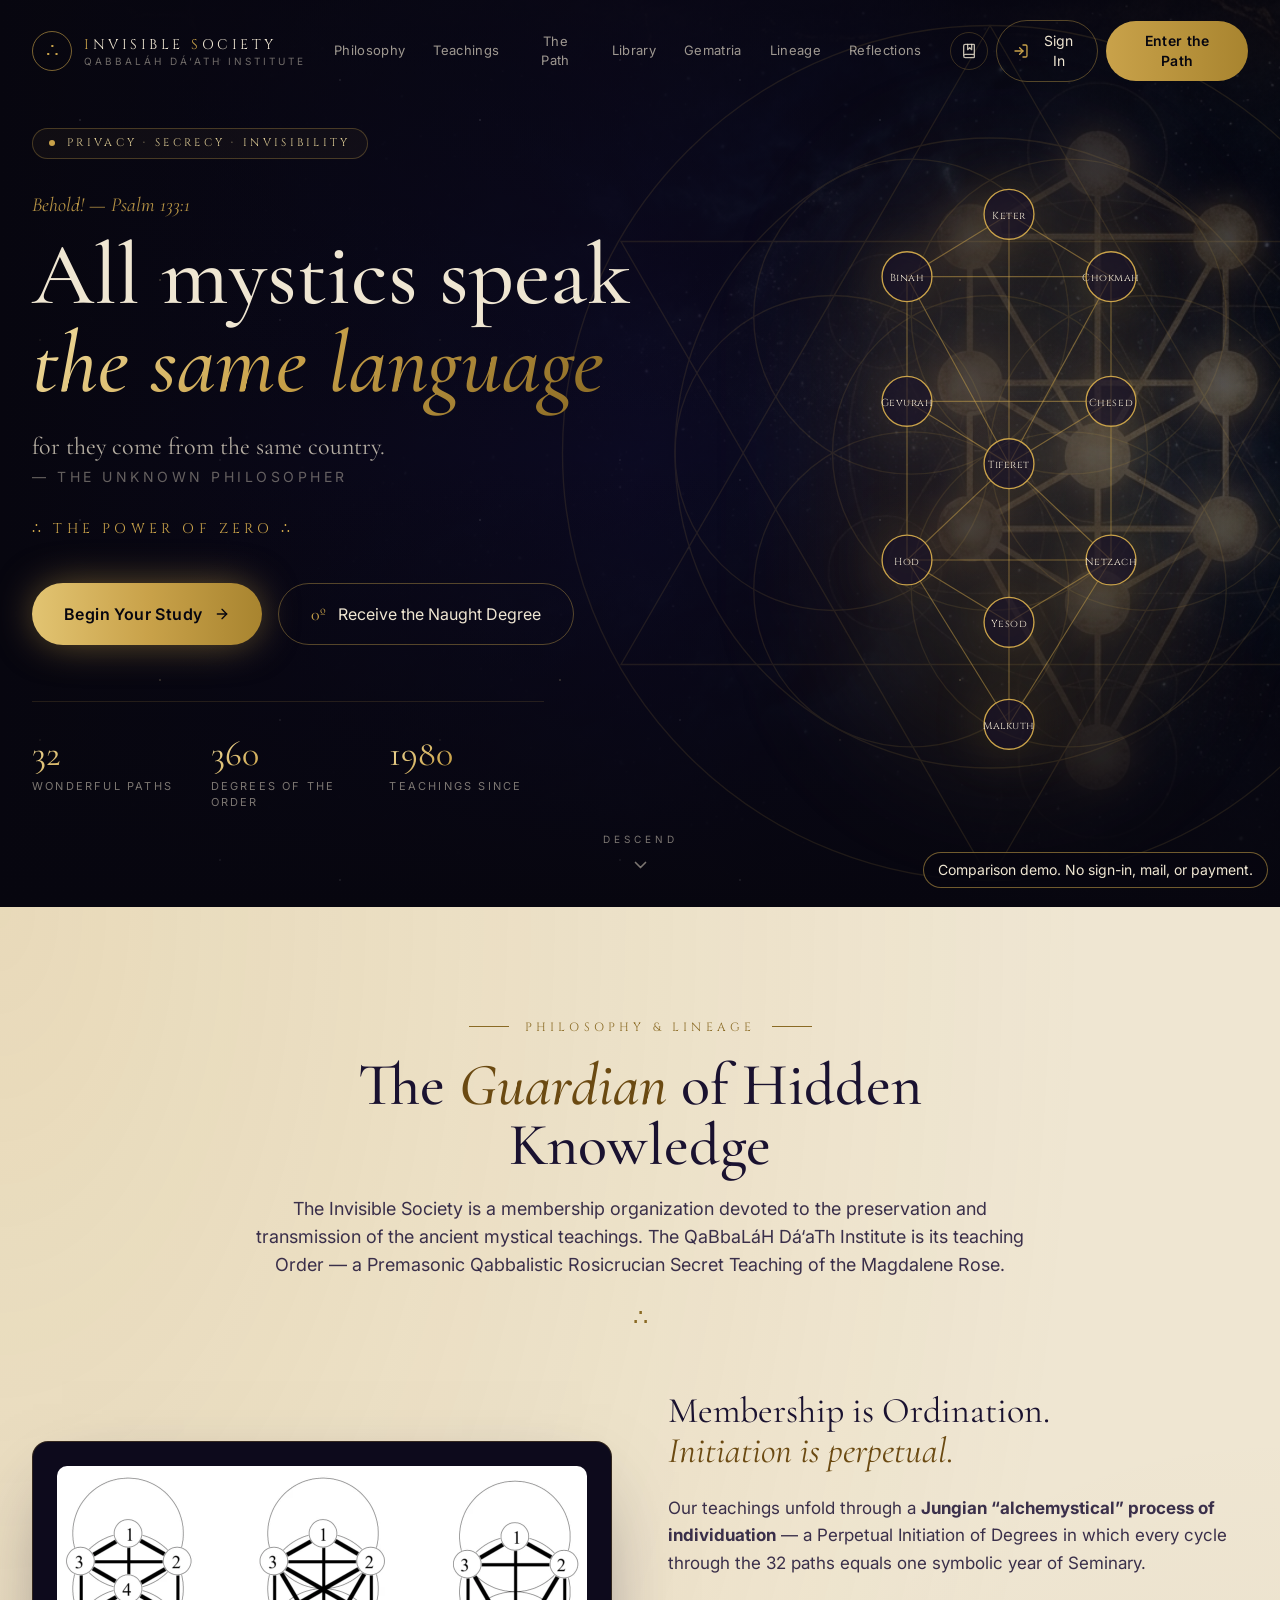
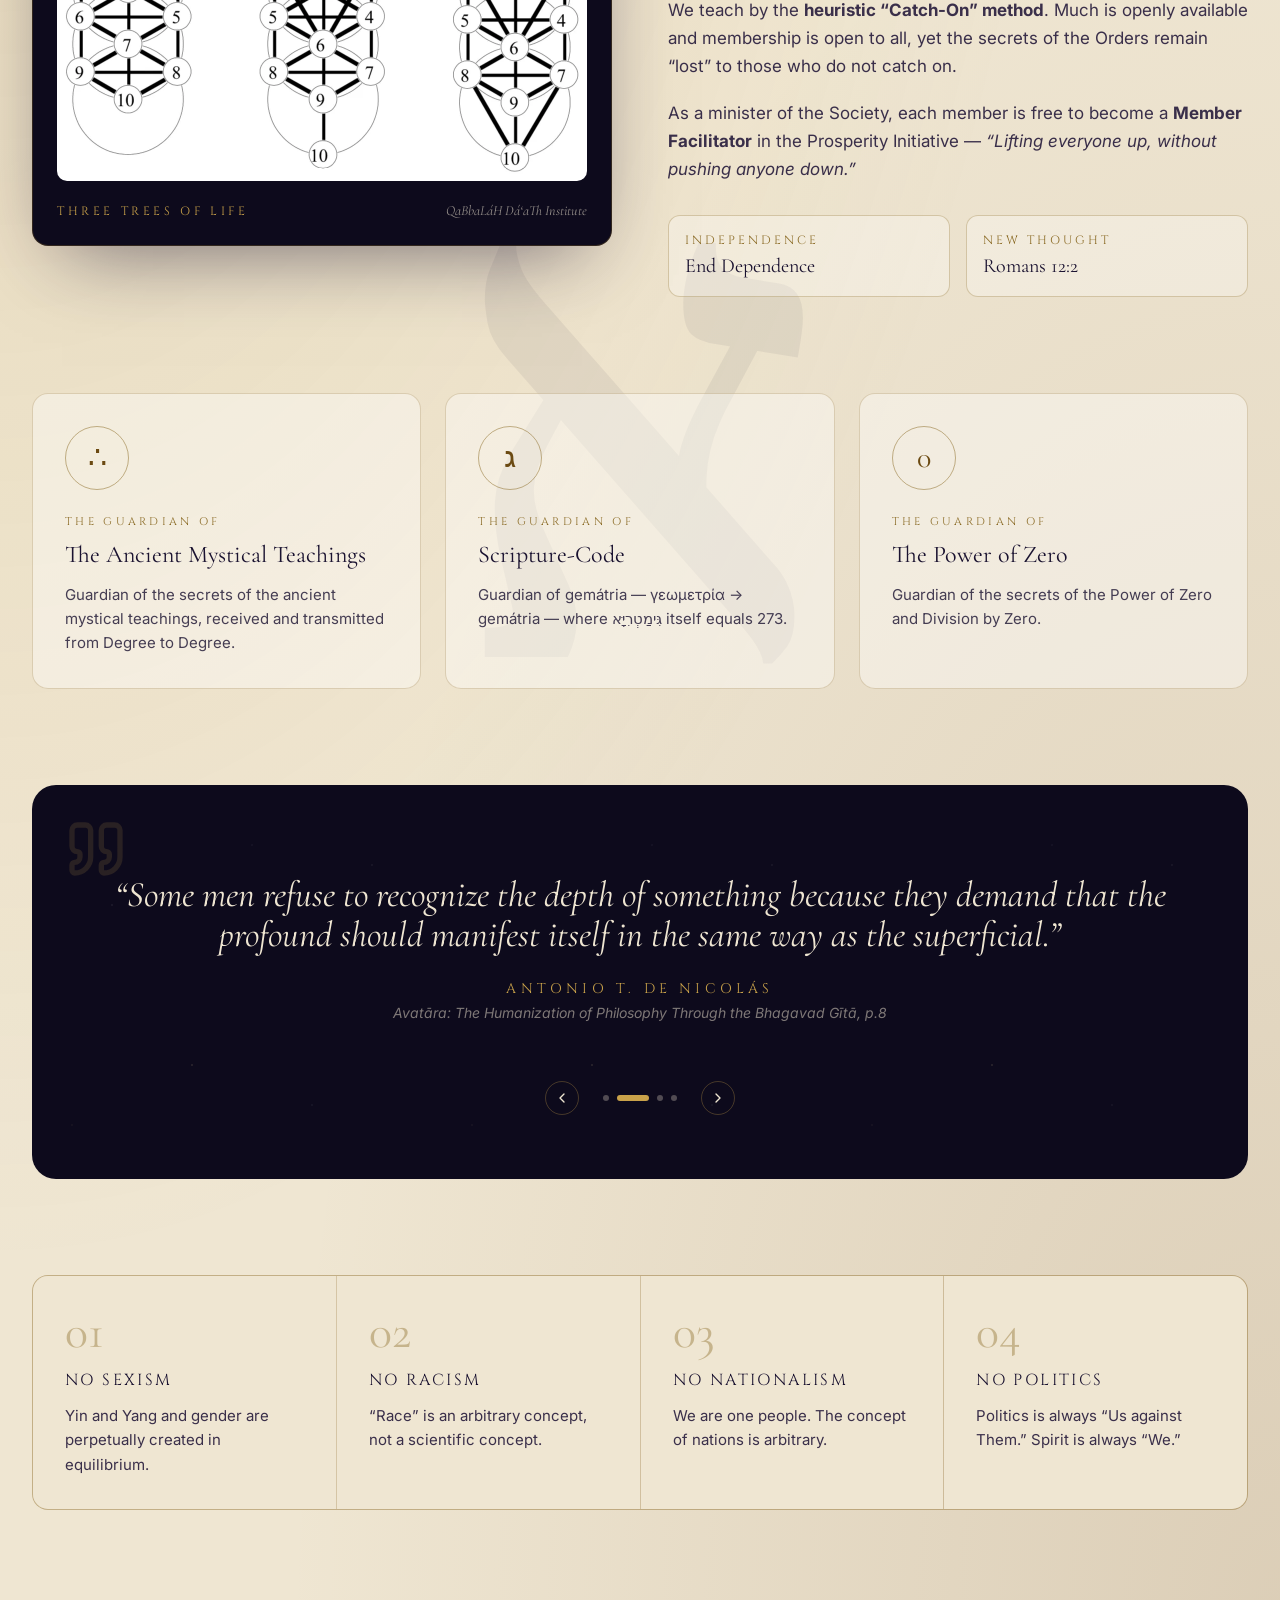
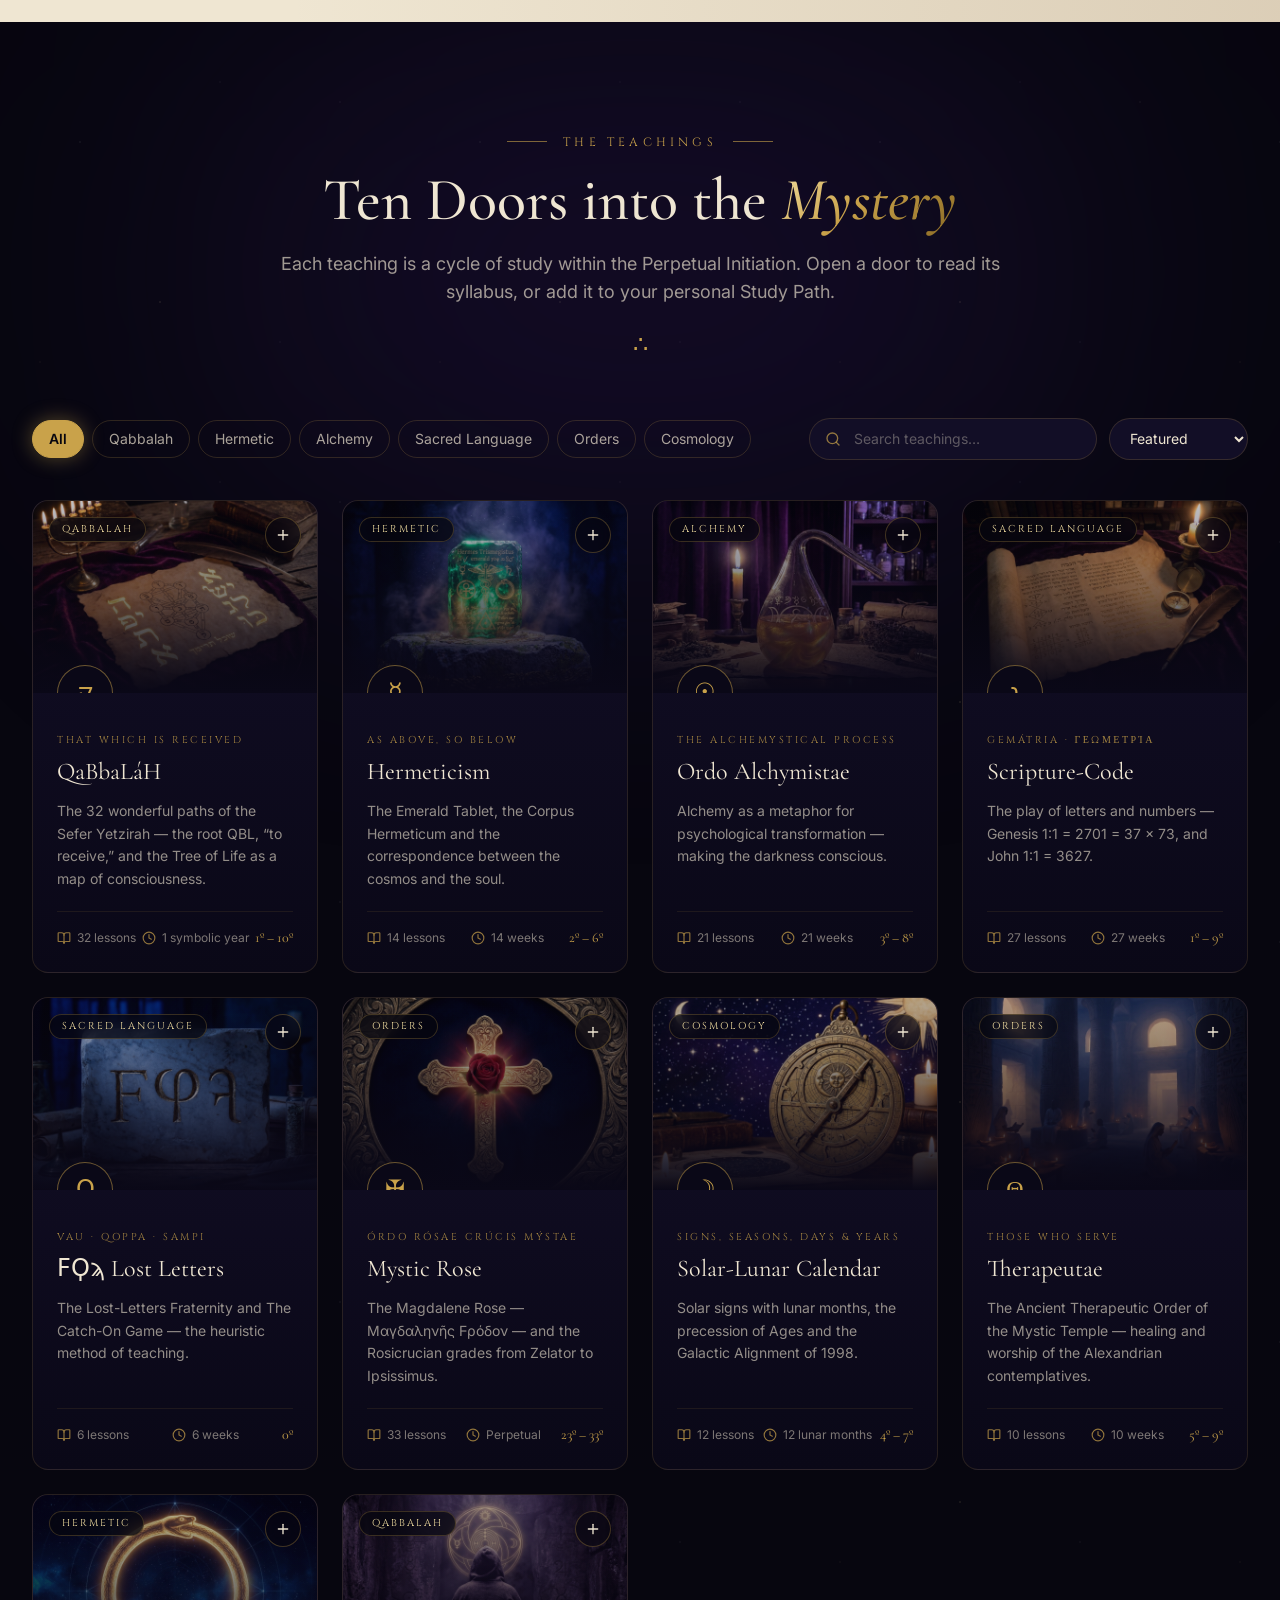
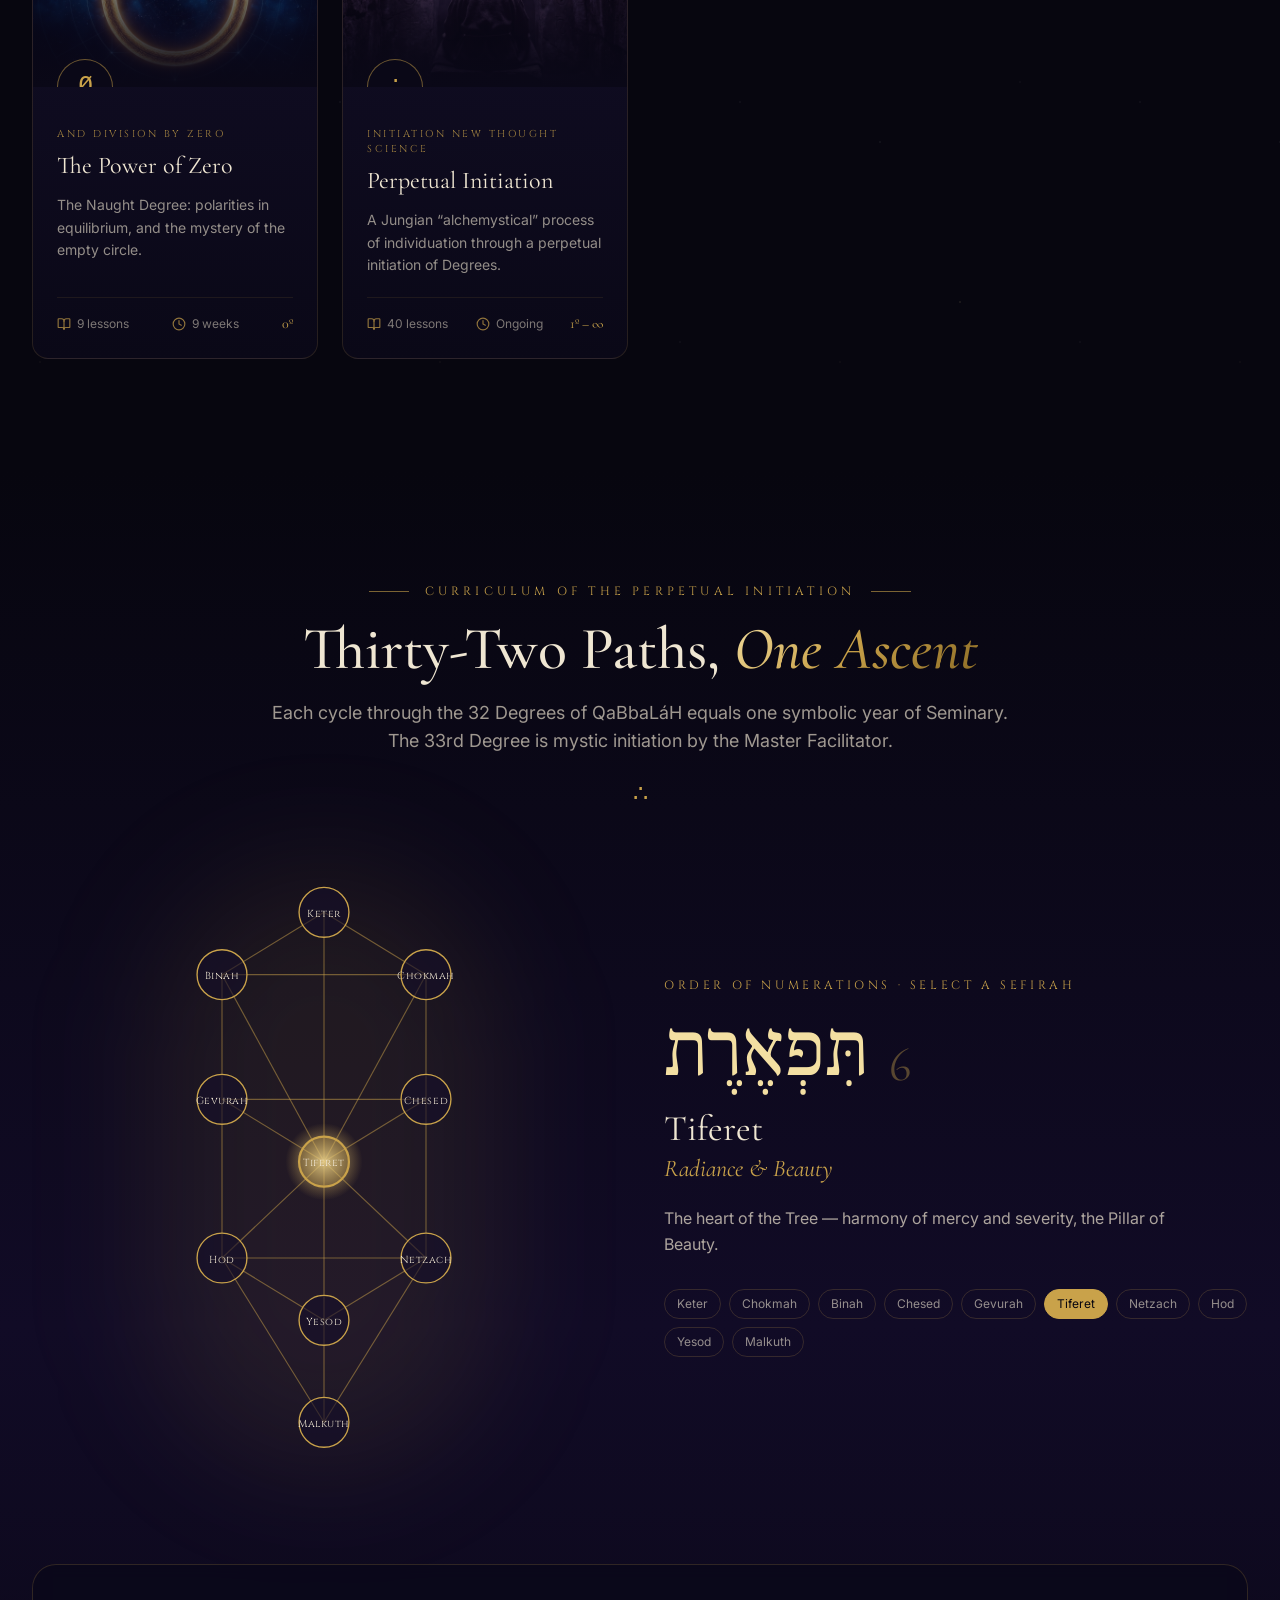
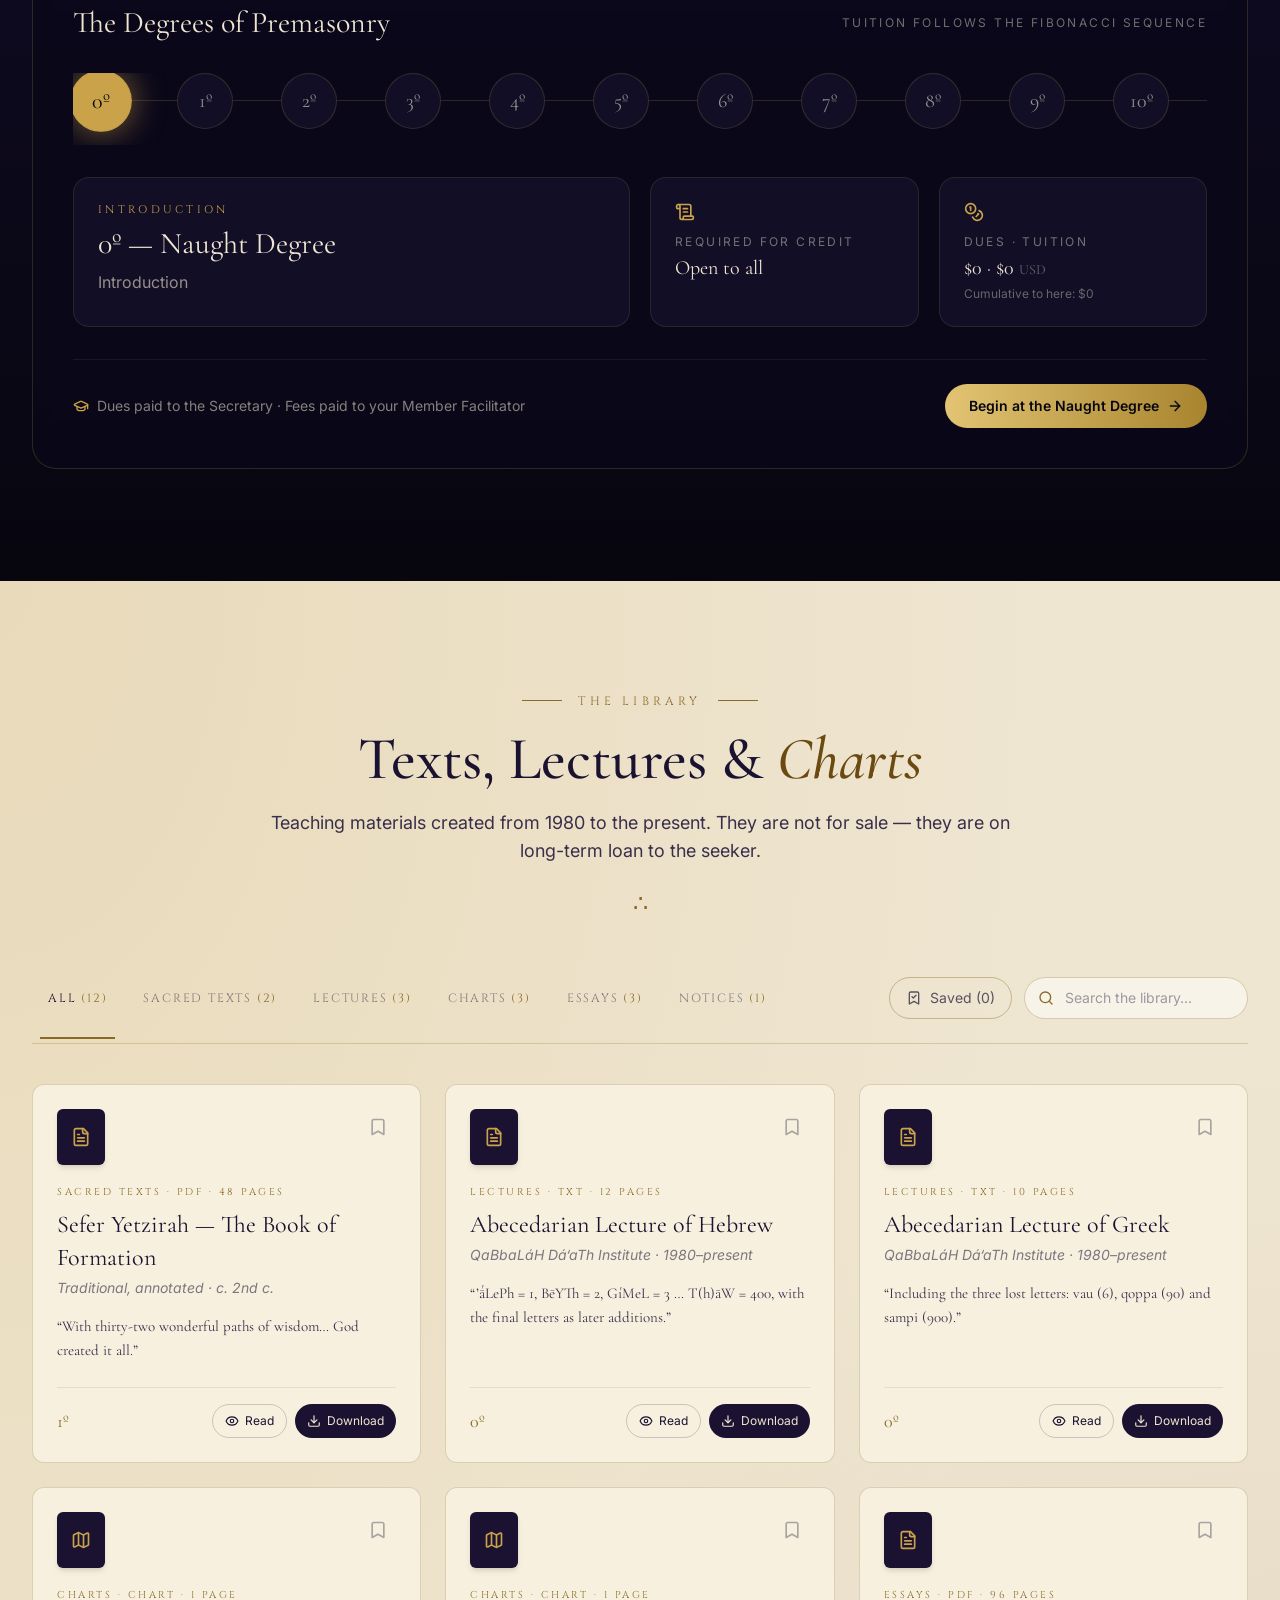
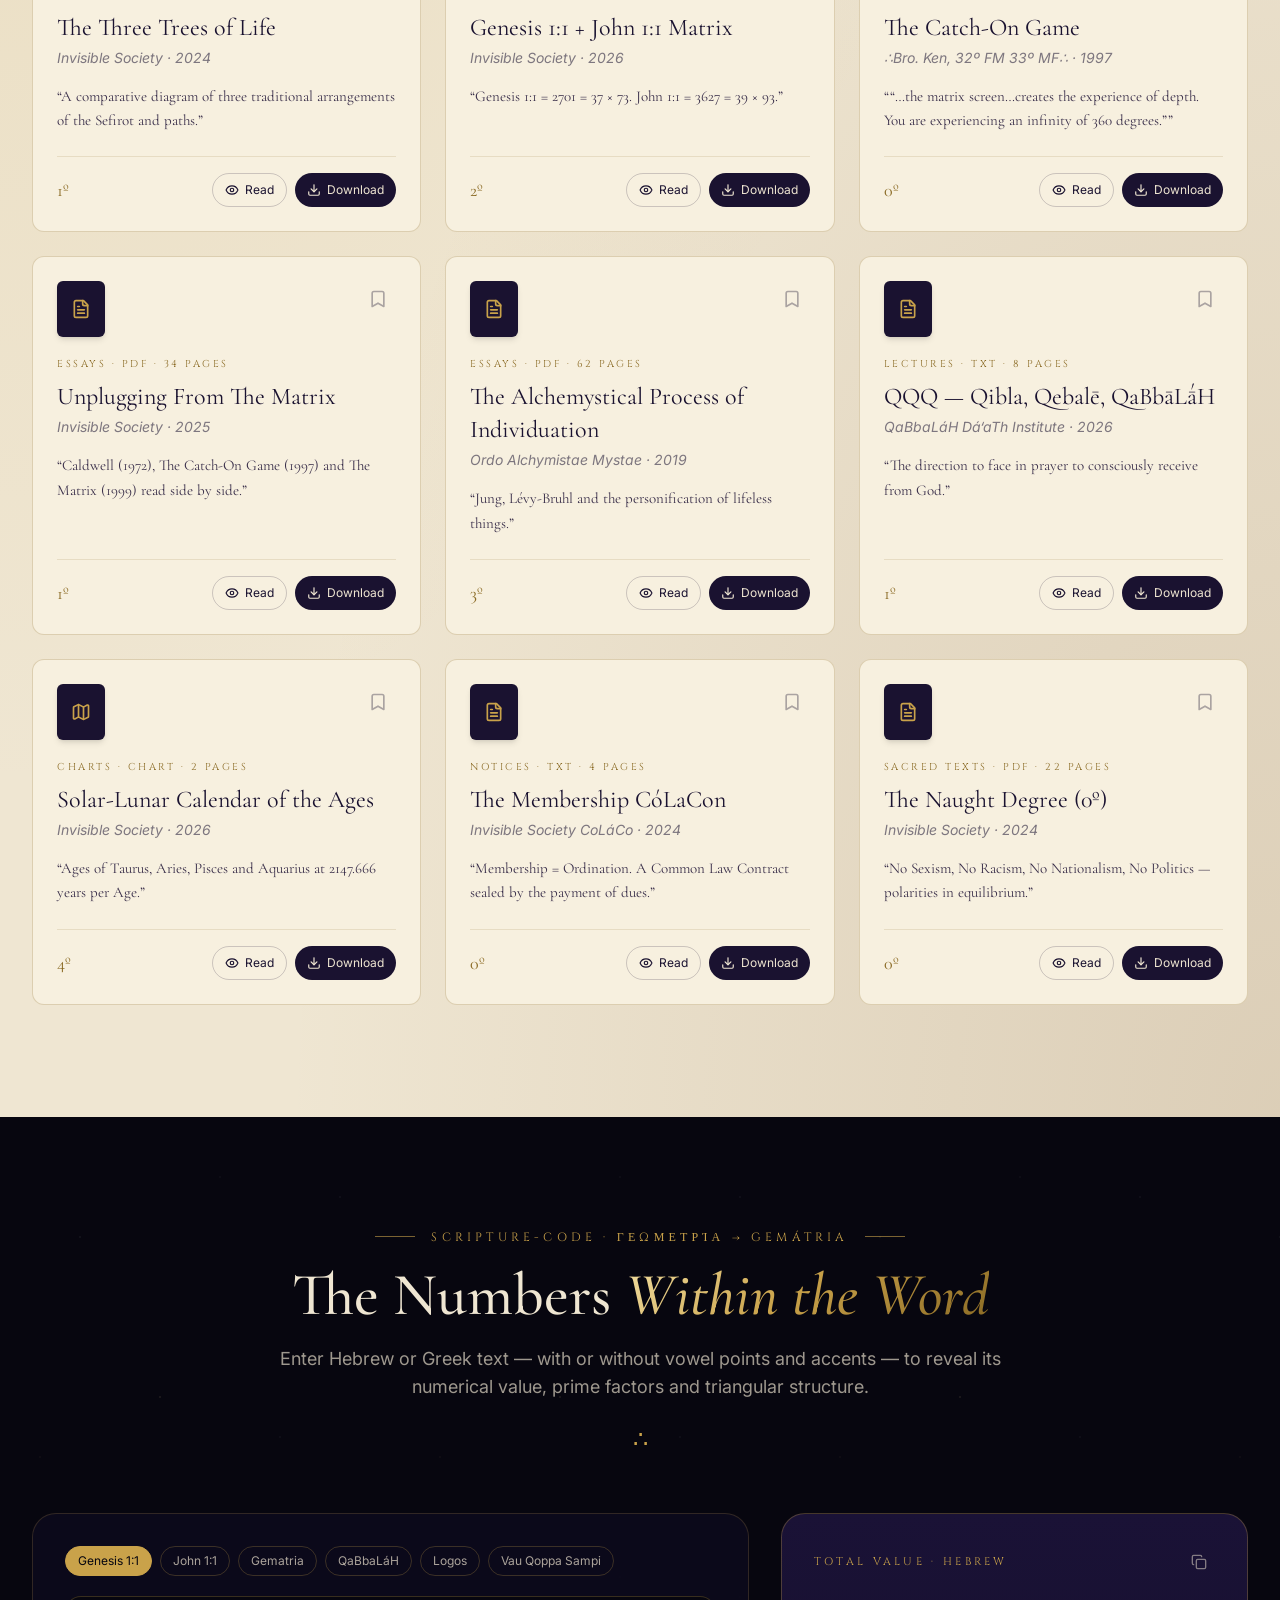
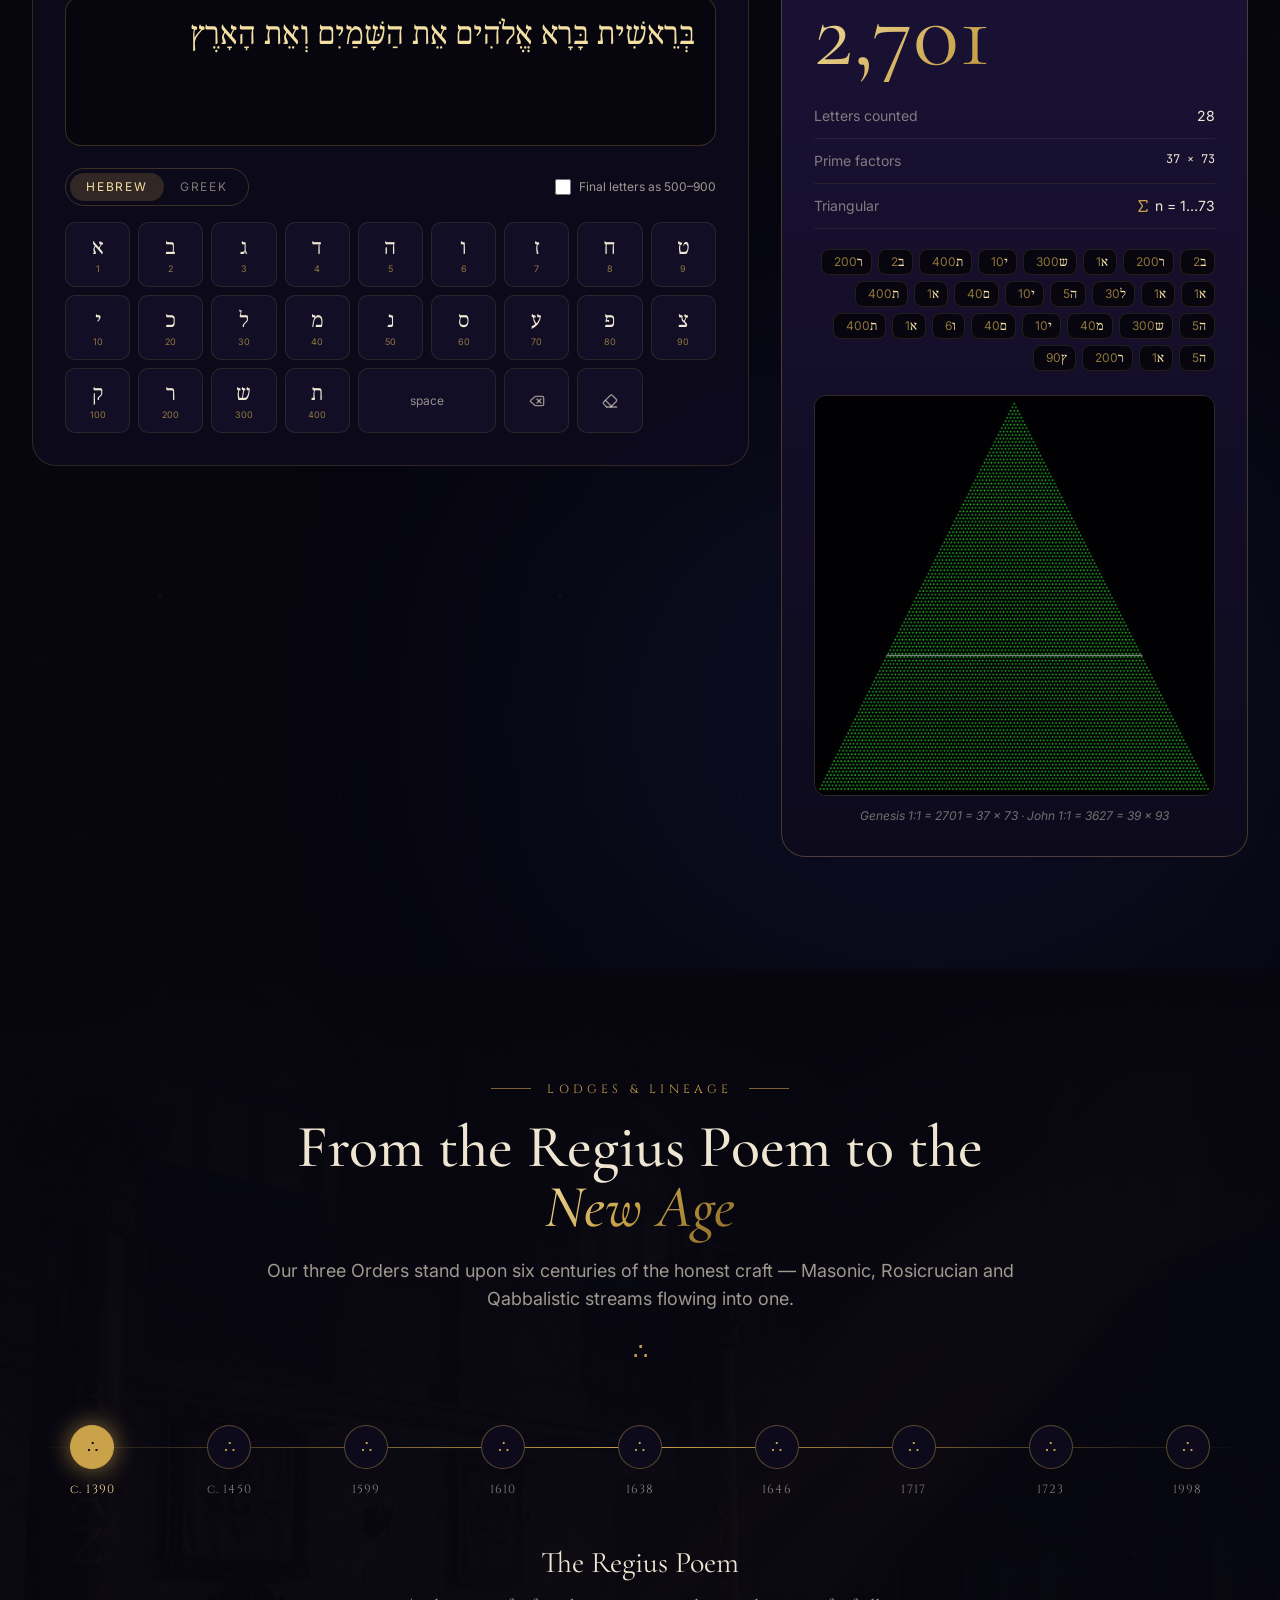
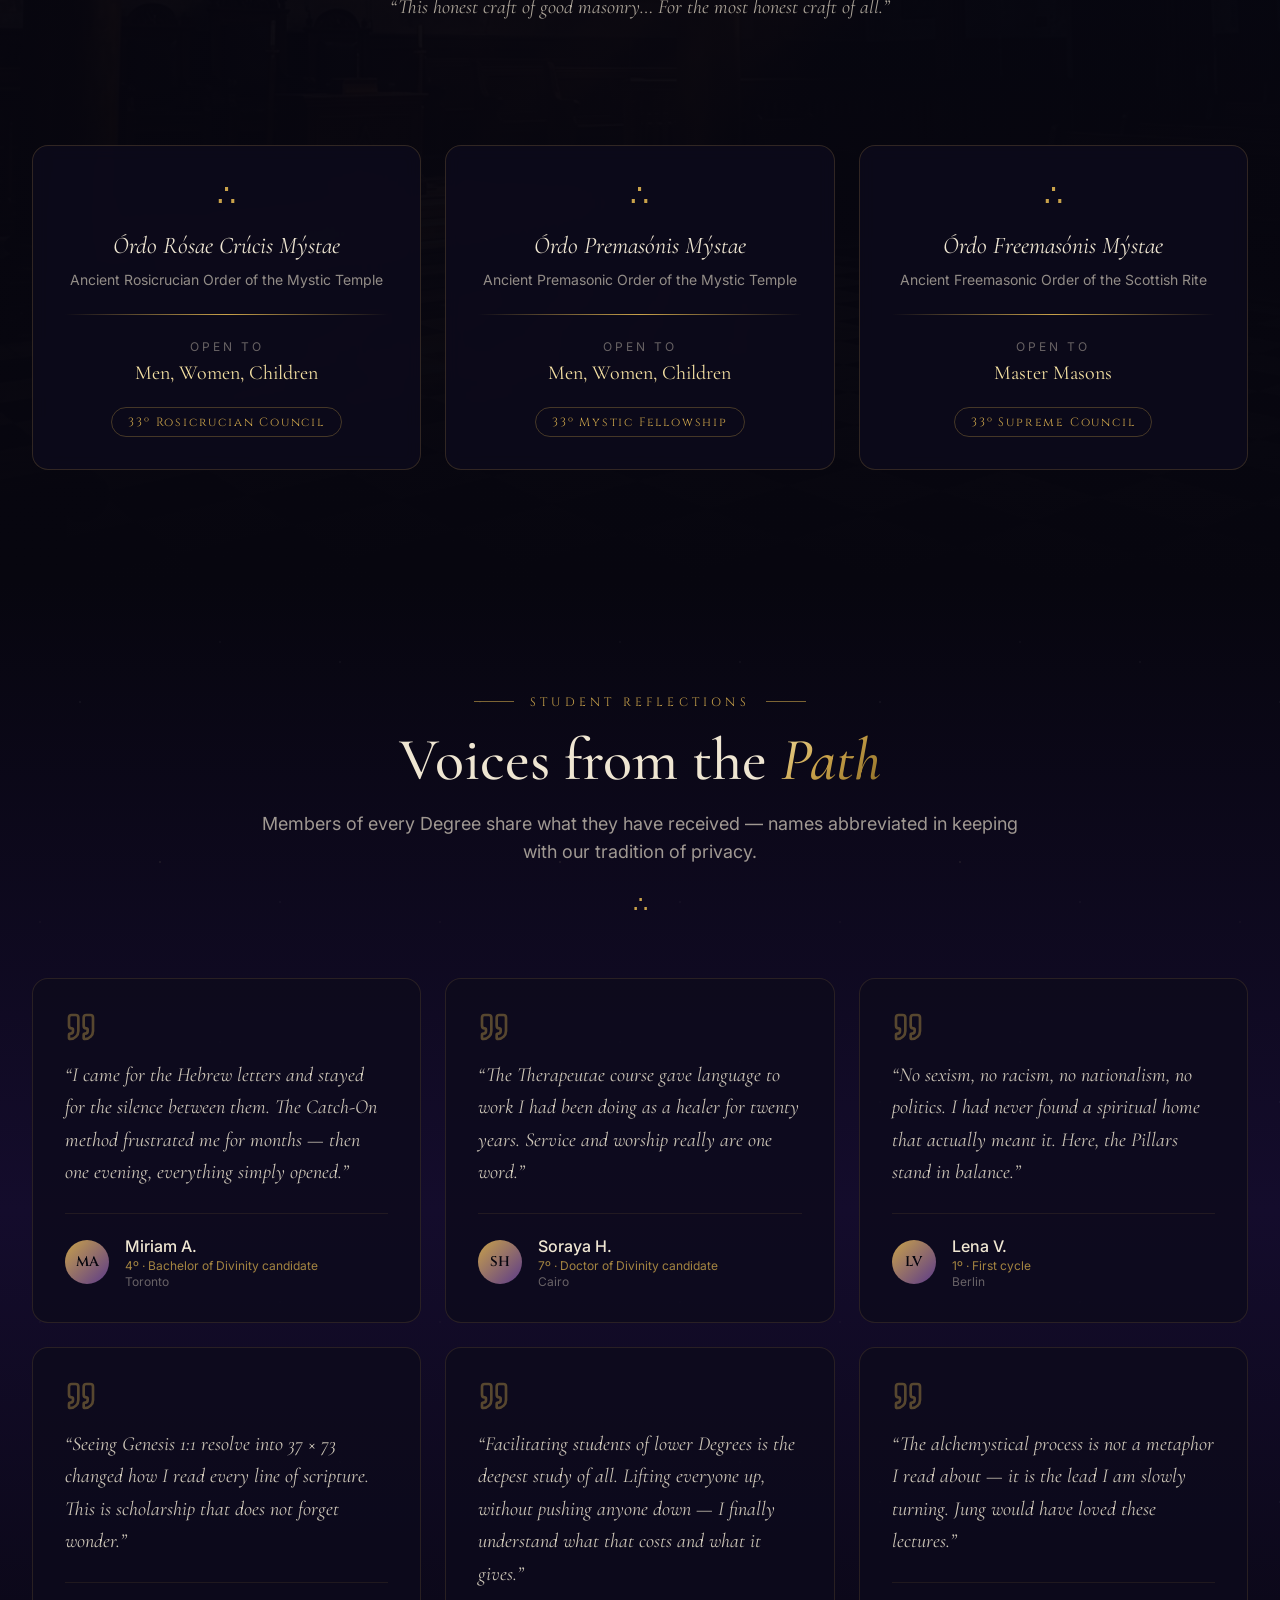
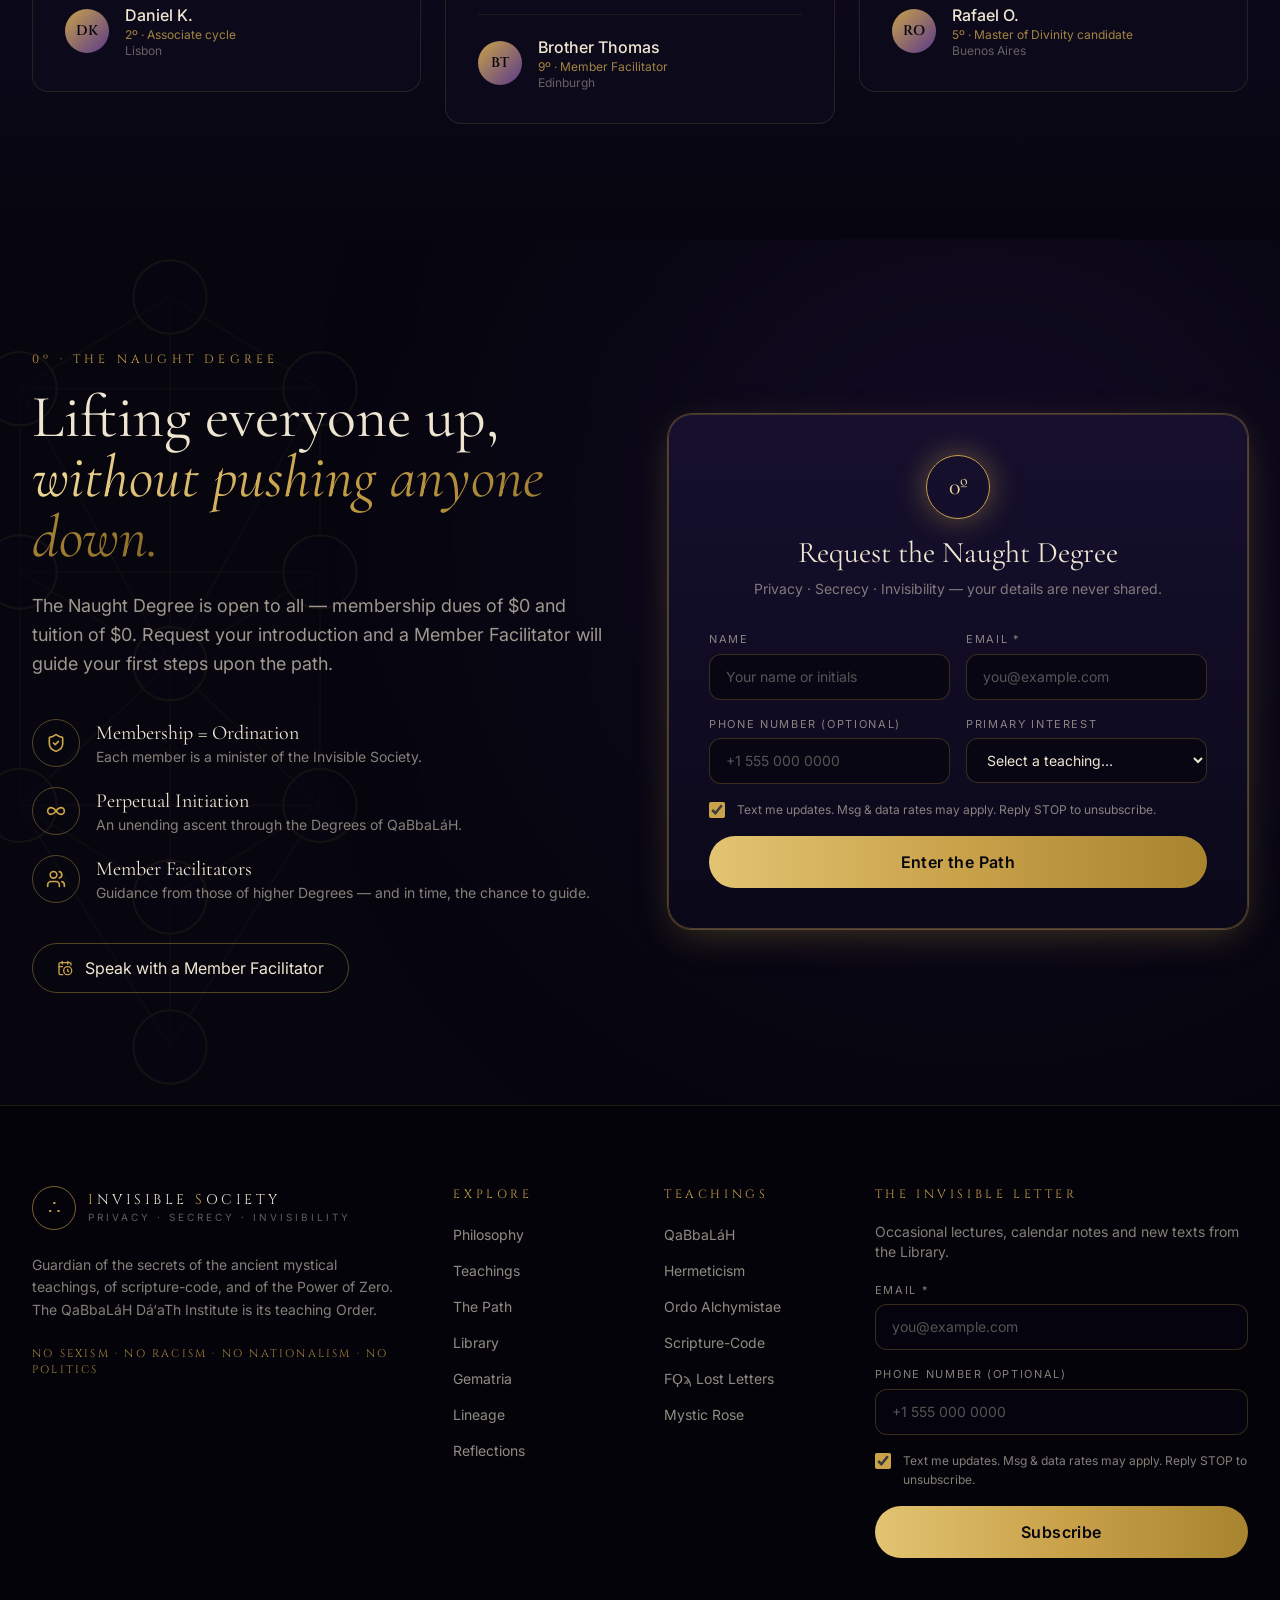
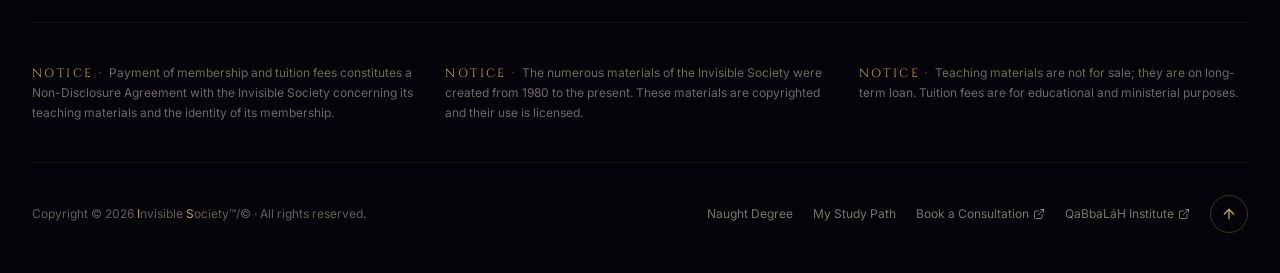
<file: famous-demo/index.html>
<!DOCTYPE html>
<html lang="en" class="light"><head>
    <meta charset="UTF-8">
    <meta name="viewport" content="width=device-width, initial-scale=1.0">
    <title>Invisible Society · QaBbaLáH Dá‘aTh Institute</title>
    <meta name="description" content="The Invisible Society — guardian of the ancient mystical teachings, scripture-code (gematria) and the Power of Zero. Study QaBbaLáH, Hermeticism, Alchemy and the Rosicrucian path through Perpetual Initiation.">
    <link rel="icon" type="image/svg+xml" href="assets/placeholder.svg">

    <meta property="og:title" content="Invisible Society · QaBbaLáH Dá‘aTh Institute">
    <meta property="og:description" content="Privacy, Secrecy, Invisibility. A digital sanctuary for QaBbaLáH, Hermeticism, Alchemy and the Mystic Rose.">
    <meta property="og:type" content="website">
    <meta property="og:image" content="/og.jpg">

    <meta name="twitter:card" content="summary_large_image">
    <meta name="twitter:image" content="/og.jpg">
    
    <link rel="stylesheet" crossorigin="" href="assets/reference.css">
  <style type="text/css">:where(html[dir="ltr"]),:where([data-sonner-toaster][dir="ltr"]){--toast-icon-margin-start: -3px;--toast-icon-margin-end: 4px;--toast-svg-margin-start: -1px;--toast-svg-margin-end: 0px;--toast-button-margin-start: auto;--toast-button-margin-end: 0;--toast-close-button-start: 0;--toast-close-button-end: unset;--toast-close-button-transform: translate(-35%, -35%)}:where(html[dir="rtl"]),:where([data-sonner-toaster][dir="rtl"]){--toast-icon-margin-start: 4px;--toast-icon-margin-end: -3px;--toast-svg-margin-start: 0px;--toast-svg-margin-end: -1px;--toast-button-margin-start: 0;--toast-button-margin-end: auto;--toast-close-button-start: unset;--toast-close-button-end: 0;--toast-close-button-transform: translate(35%, -35%)}:where([data-sonner-toaster]){position:fixed;width:var(--width);font-family:ui-sans-serif,system-ui,-apple-system,BlinkMacSystemFont,Segoe UI,Roboto,Helvetica Neue,Arial,Noto Sans,sans-serif,Apple Color Emoji,Segoe UI Emoji,Segoe UI Symbol,Noto Color Emoji;--gray1: hsl(0, 0%, 99%);--gray2: hsl(0, 0%, 97.3%);--gray3: hsl(0, 0%, 95.1%);--gray4: hsl(0, 0%, 93%);--gray5: hsl(0, 0%, 90.9%);--gray6: hsl(0, 0%, 88.7%);--gray7: hsl(0, 0%, 85.8%);--gray8: hsl(0, 0%, 78%);--gray9: hsl(0, 0%, 56.1%);--gray10: hsl(0, 0%, 52.3%);--gray11: hsl(0, 0%, 43.5%);--gray12: hsl(0, 0%, 9%);--border-radius: 8px;box-sizing:border-box;padding:0;margin:0;list-style:none;outline:none;z-index:999999999;transition:transform .4s ease}:where([data-sonner-toaster][data-lifted="true"]){transform:translateY(-10px)}@media (hover: none) and (pointer: coarse){:where([data-sonner-toaster][data-lifted="true"]){transform:none}}:where([data-sonner-toaster][data-x-position="right"]){right:var(--offset-right)}:where([data-sonner-toaster][data-x-position="left"]){left:var(--offset-left)}:where([data-sonner-toaster][data-x-position="center"]){left:50%;transform:translate(-50%)}:where([data-sonner-toaster][data-y-position="top"]){top:var(--offset-top)}:where([data-sonner-toaster][data-y-position="bottom"]){bottom:var(--offset-bottom)}:where([data-sonner-toast]){--y: translateY(100%);--lift-amount: calc(var(--lift) * var(--gap));z-index:var(--z-index);position:absolute;opacity:0;transform:var(--y);filter:blur(0);touch-action:none;transition:transform .4s,opacity .4s,height .4s,box-shadow .2s;box-sizing:border-box;outline:none;overflow-wrap:anywhere}:where([data-sonner-toast][data-styled="true"]){padding:16px;background:var(--normal-bg);border:1px solid var(--normal-border);color:var(--normal-text);border-radius:var(--border-radius);box-shadow:0 4px 12px #0000001a;width:var(--width);font-size:13px;display:flex;align-items:center;gap:6px}:where([data-sonner-toast]:focus-visible){box-shadow:0 4px 12px #0000001a,0 0 0 2px #0003}:where([data-sonner-toast][data-y-position="top"]){top:0;--y: translateY(-100%);--lift: 1;--lift-amount: calc(1 * var(--gap))}:where([data-sonner-toast][data-y-position="bottom"]){bottom:0;--y: translateY(100%);--lift: -1;--lift-amount: calc(var(--lift) * var(--gap))}:where([data-sonner-toast]) :where([data-description]){font-weight:400;line-height:1.4;color:inherit}:where([data-sonner-toast]) :where([data-title]){font-weight:500;line-height:1.5;color:inherit}:where([data-sonner-toast]) :where([data-icon]){display:flex;height:16px;width:16px;position:relative;justify-content:flex-start;align-items:center;flex-shrink:0;margin-left:var(--toast-icon-margin-start);margin-right:var(--toast-icon-margin-end)}:where([data-sonner-toast][data-promise="true"]) :where([data-icon])>svg{opacity:0;transform:scale(.8);transform-origin:center;animation:sonner-fade-in .3s ease forwards}:where([data-sonner-toast]) :where([data-icon])>*{flex-shrink:0}:where([data-sonner-toast]) :where([data-icon]) svg{margin-left:var(--toast-svg-margin-start);margin-right:var(--toast-svg-margin-end)}:where([data-sonner-toast]) :where([data-content]){display:flex;flex-direction:column;gap:2px}[data-sonner-toast][data-styled=true] [data-button]{border-radius:4px;padding-left:8px;padding-right:8px;height:24px;font-size:12px;color:var(--normal-bg);background:var(--normal-text);margin-left:var(--toast-button-margin-start);margin-right:var(--toast-button-margin-end);border:none;cursor:pointer;outline:none;display:flex;align-items:center;flex-shrink:0;transition:opacity .4s,box-shadow .2s}:where([data-sonner-toast]) :where([data-button]):focus-visible{box-shadow:0 0 0 2px #0006}:where([data-sonner-toast]) :where([data-button]):first-of-type{margin-left:var(--toast-button-margin-start);margin-right:var(--toast-button-margin-end)}:where([data-sonner-toast]) :where([data-cancel]){color:var(--normal-text);background:rgba(0,0,0,.08)}:where([data-sonner-toast][data-theme="dark"]) :where([data-cancel]){background:rgba(255,255,255,.3)}:where([data-sonner-toast]) :where([data-close-button]){position:absolute;left:var(--toast-close-button-start);right:var(--toast-close-button-end);top:0;height:20px;width:20px;display:flex;justify-content:center;align-items:center;padding:0;color:var(--gray12);border:1px solid var(--gray4);transform:var(--toast-close-button-transform);border-radius:50%;cursor:pointer;z-index:1;transition:opacity .1s,background .2s,border-color .2s}[data-sonner-toast] [data-close-button]{background:var(--gray1)}:where([data-sonner-toast]) :where([data-close-button]):focus-visible{box-shadow:0 4px 12px #0000001a,0 0 0 2px #0003}:where([data-sonner-toast]) :where([data-disabled="true"]){cursor:not-allowed}:where([data-sonner-toast]):hover :where([data-close-button]):hover{background:var(--gray2);border-color:var(--gray5)}:where([data-sonner-toast][data-swiping="true"]):before{content:"";position:absolute;left:-50%;right:-50%;height:100%;z-index:-1}:where([data-sonner-toast][data-y-position="top"][data-swiping="true"]):before{bottom:50%;transform:scaleY(3) translateY(50%)}:where([data-sonner-toast][data-y-position="bottom"][data-swiping="true"]):before{top:50%;transform:scaleY(3) translateY(-50%)}:where([data-sonner-toast][data-swiping="false"][data-removed="true"]):before{content:"";position:absolute;inset:0;transform:scaleY(2)}:where([data-sonner-toast]):after{content:"";position:absolute;left:0;height:calc(var(--gap) + 1px);bottom:100%;width:100%}:where([data-sonner-toast][data-mounted="true"]){--y: translateY(0);opacity:1}:where([data-sonner-toast][data-expanded="false"][data-front="false"]){--scale: var(--toasts-before) * .05 + 1;--y: translateY(calc(var(--lift-amount) * var(--toasts-before))) scale(calc(-1 * var(--scale)));height:var(--front-toast-height)}:where([data-sonner-toast])>*{transition:opacity .4s}:where([data-sonner-toast][data-expanded="false"][data-front="false"][data-styled="true"])>*{opacity:0}:where([data-sonner-toast][data-visible="false"]){opacity:0;pointer-events:none}:where([data-sonner-toast][data-mounted="true"][data-expanded="true"]){--y: translateY(calc(var(--lift) * var(--offset)));height:var(--initial-height)}:where([data-sonner-toast][data-removed="true"][data-front="true"][data-swipe-out="false"]){--y: translateY(calc(var(--lift) * -100%));opacity:0}:where([data-sonner-toast][data-removed="true"][data-front="false"][data-swipe-out="false"][data-expanded="true"]){--y: translateY(calc(var(--lift) * var(--offset) + var(--lift) * -100%));opacity:0}:where([data-sonner-toast][data-removed="true"][data-front="false"][data-swipe-out="false"][data-expanded="false"]){--y: translateY(40%);opacity:0;transition:transform .5s,opacity .2s}:where([data-sonner-toast][data-removed="true"][data-front="false"]):before{height:calc(var(--initial-height) + 20%)}[data-sonner-toast][data-swiping=true]{transform:var(--y) translateY(var(--swipe-amount-y, 0px)) translate(var(--swipe-amount-x, 0px));transition:none}[data-sonner-toast][data-swiped=true]{user-select:none}[data-sonner-toast][data-swipe-out=true][data-y-position=bottom],[data-sonner-toast][data-swipe-out=true][data-y-position=top]{animation-duration:.2s;animation-timing-function:ease-out;animation-fill-mode:forwards}[data-sonner-toast][data-swipe-out=true][data-swipe-direction=left]{animation-name:swipe-out-left}[data-sonner-toast][data-swipe-out=true][data-swipe-direction=right]{animation-name:swipe-out-right}[data-sonner-toast][data-swipe-out=true][data-swipe-direction=up]{animation-name:swipe-out-up}[data-sonner-toast][data-swipe-out=true][data-swipe-direction=down]{animation-name:swipe-out-down}@keyframes swipe-out-left{0%{transform:var(--y) translate(var(--swipe-amount-x));opacity:1}to{transform:var(--y) translate(calc(var(--swipe-amount-x) - 100%));opacity:0}}@keyframes swipe-out-right{0%{transform:var(--y) translate(var(--swipe-amount-x));opacity:1}to{transform:var(--y) translate(calc(var(--swipe-amount-x) + 100%));opacity:0}}@keyframes swipe-out-up{0%{transform:var(--y) translateY(var(--swipe-amount-y));opacity:1}to{transform:var(--y) translateY(calc(var(--swipe-amount-y) - 100%));opacity:0}}@keyframes swipe-out-down{0%{transform:var(--y) translateY(var(--swipe-amount-y));opacity:1}to{transform:var(--y) translateY(calc(var(--swipe-amount-y) + 100%));opacity:0}}@media (max-width: 600px){[data-sonner-toaster]{position:fixed;right:var(--mobile-offset-right);left:var(--mobile-offset-left);width:100%}[data-sonner-toaster][dir=rtl]{left:calc(var(--mobile-offset-left) * -1)}[data-sonner-toaster] [data-sonner-toast]{left:0;right:0;width:calc(100% - var(--mobile-offset-left) * 2)}[data-sonner-toaster][data-x-position=left]{left:var(--mobile-offset-left)}[data-sonner-toaster][data-y-position=bottom]{bottom:var(--mobile-offset-bottom)}[data-sonner-toaster][data-y-position=top]{top:var(--mobile-offset-top)}[data-sonner-toaster][data-x-position=center]{left:var(--mobile-offset-left);right:var(--mobile-offset-right);transform:none}}[data-sonner-toaster][data-theme=light]{--normal-bg: #fff;--normal-border: var(--gray4);--normal-text: var(--gray12);--success-bg: hsl(143, 85%, 96%);--success-border: hsl(145, 92%, 91%);--success-text: hsl(140, 100%, 27%);--info-bg: hsl(208, 100%, 97%);--info-border: hsl(221, 91%, 91%);--info-text: hsl(210, 92%, 45%);--warning-bg: hsl(49, 100%, 97%);--warning-border: hsl(49, 91%, 91%);--warning-text: hsl(31, 92%, 45%);--error-bg: hsl(359, 100%, 97%);--error-border: hsl(359, 100%, 94%);--error-text: hsl(360, 100%, 45%)}[data-sonner-toaster][data-theme=light] [data-sonner-toast][data-invert=true]{--normal-bg: #000;--normal-border: hsl(0, 0%, 20%);--normal-text: var(--gray1)}[data-sonner-toaster][data-theme=dark] [data-sonner-toast][data-invert=true]{--normal-bg: #fff;--normal-border: var(--gray3);--normal-text: var(--gray12)}[data-sonner-toaster][data-theme=dark]{--normal-bg: #000;--normal-bg-hover: hsl(0, 0%, 12%);--normal-border: hsl(0, 0%, 20%);--normal-border-hover: hsl(0, 0%, 25%);--normal-text: var(--gray1);--success-bg: hsl(150, 100%, 6%);--success-border: hsl(147, 100%, 12%);--success-text: hsl(150, 86%, 65%);--info-bg: hsl(215, 100%, 6%);--info-border: hsl(223, 100%, 12%);--info-text: hsl(216, 87%, 65%);--warning-bg: hsl(64, 100%, 6%);--warning-border: hsl(60, 100%, 12%);--warning-text: hsl(46, 87%, 65%);--error-bg: hsl(358, 76%, 10%);--error-border: hsl(357, 89%, 16%);--error-text: hsl(358, 100%, 81%)}[data-sonner-toaster][data-theme=dark] [data-sonner-toast] [data-close-button]{background:var(--normal-bg);border-color:var(--normal-border);color:var(--normal-text)}[data-sonner-toaster][data-theme=dark] [data-sonner-toast] [data-close-button]:hover{background:var(--normal-bg-hover);border-color:var(--normal-border-hover)}[data-rich-colors=true][data-sonner-toast][data-type=success],[data-rich-colors=true][data-sonner-toast][data-type=success] [data-close-button]{background:var(--success-bg);border-color:var(--success-border);color:var(--success-text)}[data-rich-colors=true][data-sonner-toast][data-type=info],[data-rich-colors=true][data-sonner-toast][data-type=info] [data-close-button]{background:var(--info-bg);border-color:var(--info-border);color:var(--info-text)}[data-rich-colors=true][data-sonner-toast][data-type=warning],[data-rich-colors=true][data-sonner-toast][data-type=warning] [data-close-button]{background:var(--warning-bg);border-color:var(--warning-border);color:var(--warning-text)}[data-rich-colors=true][data-sonner-toast][data-type=error],[data-rich-colors=true][data-sonner-toast][data-type=error] [data-close-button]{background:var(--error-bg);border-color:var(--error-border);color:var(--error-text)}.sonner-loading-wrapper{--size: 16px;height:var(--size);width:var(--size);position:absolute;inset:0;z-index:10}.sonner-loading-wrapper[data-visible=false]{transform-origin:center;animation:sonner-fade-out .2s ease forwards}.sonner-spinner{position:relative;top:50%;left:50%;height:var(--size);width:var(--size)}.sonner-loading-bar{animation:sonner-spin 1.2s linear infinite;background:var(--gray11);border-radius:6px;height:8%;left:-10%;position:absolute;top:-3.9%;width:24%}.sonner-loading-bar:nth-child(1){animation-delay:-1.2s;transform:rotate(.0001deg) translate(146%)}.sonner-loading-bar:nth-child(2){animation-delay:-1.1s;transform:rotate(30deg) translate(146%)}.sonner-loading-bar:nth-child(3){animation-delay:-1s;transform:rotate(60deg) translate(146%)}.sonner-loading-bar:nth-child(4){animation-delay:-.9s;transform:rotate(90deg) translate(146%)}.sonner-loading-bar:nth-child(5){animation-delay:-.8s;transform:rotate(120deg) translate(146%)}.sonner-loading-bar:nth-child(6){animation-delay:-.7s;transform:rotate(150deg) translate(146%)}.sonner-loading-bar:nth-child(7){animation-delay:-.6s;transform:rotate(180deg) translate(146%)}.sonner-loading-bar:nth-child(8){animation-delay:-.5s;transform:rotate(210deg) translate(146%)}.sonner-loading-bar:nth-child(9){animation-delay:-.4s;transform:rotate(240deg) translate(146%)}.sonner-loading-bar:nth-child(10){animation-delay:-.3s;transform:rotate(270deg) translate(146%)}.sonner-loading-bar:nth-child(11){animation-delay:-.2s;transform:rotate(300deg) translate(146%)}.sonner-loading-bar:nth-child(12){animation-delay:-.1s;transform:rotate(330deg) translate(146%)}@keyframes sonner-fade-in{0%{opacity:0;transform:scale(.8)}to{opacity:1;transform:scale(1)}}@keyframes sonner-fade-out{0%{opacity:1;transform:scale(1)}to{opacity:0;transform:scale(.8)}}@keyframes sonner-spin{0%{opacity:1}to{opacity:.15}}@media (prefers-reduced-motion){[data-sonner-toast],[data-sonner-toast]>*,.sonner-loading-bar{transition:none!important;animation:none!important}}.sonner-loader{position:absolute;top:50%;left:50%;transform:translate(-50%,-50%);transform-origin:center;transition:opacity .2s,transform .2s}.sonner-loader[data-visible=false]{opacity:0;transform:scale(.8) translate(-50%,-50%)}
</style>
<link rel="stylesheet" href="demo.css">
<script src="demo.js" defer></script>
</head>

  <body><p class="demo-flag">Comparison demo. No sign-in, mail, or payment.</p>
    <div id="root"><div role="region" aria-label="Notifications (F8)" tabindex="-1" style="pointer-events: none;"><ol tabindex="-1" class="fixed top-0 z-[100] flex max-h-screen w-full flex-col-reverse p-4 sm:bottom-0 sm:right-0 sm:top-auto sm:flex-col md:max-w-[420px]"></ol></div><section aria-label="Notifications alt+T" tabindex="-1" aria-live="polite" aria-relevant="additions text" aria-atomic="false"></section><div class="min-h-screen bg-[#07060f] text-[#efe6d2] overflow-x-hidden"><header class="fixed top-0 inset-x-0 z-50 transition-all duration-500 bg-transparent py-5"><div class="max-w-7xl mx-auto px-5 lg:px-8 flex items-center justify-between gap-4"><button class="flex items-center gap-3 group shrink-0"><span class="relative w-10 h-10 rounded-full border border-[#c9a24a]/60 flex items-center justify-center font-serif text-xl text-[#c9a24a] group-hover:shadow-[0_0_20px_rgba(201,162,74,0.5)] transition-shadow">∴</span><span class="text-left leading-tight hidden sm:block"><span class="block font-display text-sm tracking-[0.25em] text-[#efe6d2]"><span class="text-[#c9a24a]">I</span>NVISIBLE <span class="text-[#c9a24a]">S</span>OCIETY</span><span class="block text-[10px] tracking-[0.3em] uppercase text-[#efe6d2]/45">QaBbaLáH Dá‘aTh Institute</span></span><span class="sr-only">Invisible Society</span></button><nav class="hidden xl:flex items-center gap-1"><button class="px-3 py-2 text-[13px] tracking-wide transition-colors relative text-[#efe6d2]/65 hover:text-[#efe6d2]">Philosophy<span class="absolute left-3 right-3 -bottom-0.5 h-px bg-[#c9a24a] transition-transform origin-center scale-x-0"></span></button><button class="px-3 py-2 text-[13px] tracking-wide transition-colors relative text-[#efe6d2]/65 hover:text-[#efe6d2]">Teachings<span class="absolute left-3 right-3 -bottom-0.5 h-px bg-[#c9a24a] transition-transform origin-center scale-x-0"></span></button><button class="px-3 py-2 text-[13px] tracking-wide transition-colors relative text-[#efe6d2]/65 hover:text-[#efe6d2]">The Path<span class="absolute left-3 right-3 -bottom-0.5 h-px bg-[#c9a24a] transition-transform origin-center scale-x-0"></span></button><button class="px-3 py-2 text-[13px] tracking-wide transition-colors relative text-[#efe6d2]/65 hover:text-[#efe6d2]">Library<span class="absolute left-3 right-3 -bottom-0.5 h-px bg-[#c9a24a] transition-transform origin-center scale-x-0"></span></button><button class="px-3 py-2 text-[13px] tracking-wide transition-colors relative text-[#efe6d2]/65 hover:text-[#efe6d2]">Gematria<span class="absolute left-3 right-3 -bottom-0.5 h-px bg-[#c9a24a] transition-transform origin-center scale-x-0"></span></button><button class="px-3 py-2 text-[13px] tracking-wide transition-colors relative text-[#efe6d2]/65 hover:text-[#efe6d2]">Lineage<span class="absolute left-3 right-3 -bottom-0.5 h-px bg-[#c9a24a] transition-transform origin-center scale-x-0"></span></button><button class="px-3 py-2 text-[13px] tracking-wide transition-colors relative text-[#efe6d2]/65 hover:text-[#efe6d2]">Reflections<span class="absolute left-3 right-3 -bottom-0.5 h-px bg-[#c9a24a] transition-transform origin-center scale-x-0"></span></button></nav><div class="flex items-center gap-2"><button class="relative p-2.5 rounded-full border border-[#c9a24a]/25 text-[#efe6d2]/80 hover:text-[#f3dfa2] hover:border-[#c9a24a]/60 transition" aria-label="Open my study path"><svg xmlns="http://www.w3.org/2000/svg" width="24" height="24" viewBox="0 0 24 24" fill="none" stroke="currentColor" stroke-width="2" stroke-linecap="round" stroke-linejoin="round" class="lucide lucide-book-marked w-4 h-4"><path d="M10 2v8l3-3 3 3V2"></path><path d="M4 19.5v-15A2.5 2.5 0 0 1 6.5 2H19a1 1 0 0 1 1 1v18a1 1 0 0 1-1 1H6.5a1 1 0 0 1 0-5H20"></path></svg></button><button class="inline-flex items-center gap-2 px-4 py-2.5 rounded-full border border-[#c9a24a]/40 text-sm text-[#efe6d2] hover:bg-[#c9a24a]/10 hover:border-[#c9a24a] transition"><svg xmlns="http://www.w3.org/2000/svg" width="24" height="24" viewBox="0 0 24 24" fill="none" stroke="currentColor" stroke-width="2" stroke-linecap="round" stroke-linejoin="round" class="lucide lucide-log-in w-4 h-4 text-[#c9a24a]"><path d="M15 3h4a2 2 0 0 1 2 2v14a2 2 0 0 1-2 2h-4"></path><polyline points="10 17 15 12 10 7"></polyline><line x1="15" x2="3" y1="12" y2="12"></line></svg><span class="hidden sm:inline">Sign In</span></button><button class="hidden md:inline-flex items-center px-5 py-2.5 rounded-full bg-gradient-to-r from-[#c9a24a] to-[#a8842f] text-[#07060f] text-sm font-semibold tracking-wide hover:shadow-[0_0_28px_rgba(201,162,74,0.55)] transition-shadow">Enter the Path</button><button class="xl:hidden p-2 text-[#efe6d2]" aria-label="Toggle menu"><svg xmlns="http://www.w3.org/2000/svg" width="24" height="24" viewBox="0 0 24 24" fill="none" stroke="currentColor" stroke-width="2" stroke-linecap="round" stroke-linejoin="round" class="lucide lucide-menu w-6 h-6"><line x1="4" x2="20" y1="12" y2="12"></line><line x1="4" x2="20" y1="6" y2="6"></line><line x1="4" x2="20" y1="18" y2="18"></line></svg></button></div></div></header><main><section class="relative min-h-screen flex items-center overflow-hidden"><div class="absolute inset-0"><img src="images/6ad8c396a5c573c633339757_1792590874002_11c66410.jpg" alt="" class="w-full h-full object-cover opacity-60"><div class="absolute inset-0 bg-gradient-to-r from-[#07060f] via-[#0d0a24]/85 to-[#07060f]/40"></div><div class="absolute inset-0 bg-gradient-to-t from-[#07060f] via-transparent to-[#07060f]/60"></div><div class="absolute inset-0 star-field opacity-60"></div></div><svg class="absolute -right-40 top-1/2 -translate-y-1/2 w-[900px] h-[900px] opacity-[0.12] animate-slow-spin pointer-events-none" viewBox="0 0 200 200" fill="none" stroke="#c9a24a" stroke-width="0.3"><circle cx="100" cy="100" r="95"></circle><circle cx="100" cy="100" r="70"></circle><circle cx="135" cy="100" r="35"></circle><circle cx="117.5" cy="130.31088913245534" r="35"></circle><circle cx="82.5" cy="130.31088913245534" r="35"></circle><circle cx="65" cy="100" r="35"></circle><circle cx="82.49999999999999" cy="69.68911086754466" r="35"></circle><circle cx="117.5" cy="69.68911086754466" r="35"></circle><circle cx="100" cy="100" r="35"></circle><polygon points="100,5 182,147 18,147"></polygon><polygon points="100,195 18,53 182,53"></polygon></svg><div class="relative z-10 max-w-7xl mx-auto px-5 lg:px-8 w-full pt-32 pb-24 grid lg:grid-cols-12 gap-12 items-center"><div class="lg:col-span-7 transition-all duration-[1400ms] opacity-100 translate-y-0"><div class="inline-flex items-center gap-3 px-4 py-1.5 rounded-full border border-[#c9a24a]/30 bg-[#c9a24a]/5 mb-8"><span class="w-1.5 h-1.5 rounded-full bg-[#c9a24a] animate-pulse-glow"></span><span class="font-display text-[11px] tracking-[0.3em] uppercase text-[#f3dfa2]/90">Privacy · Secrecy · Invisibility</span></div><p class="font-serif italic text-xl text-[#c9a24a]/90 mb-3">Behold! — Psalm 133:1</p><h1 class="font-serif text-5xl sm:text-6xl lg:text-7xl xl:text-[5.5rem] font-medium leading-[0.98] text-[#efe6d2]">All mystics speak <br class="hidden sm:block"><span class="italic text-gold-gradient">the same language</span></h1><p class="mt-6 font-serif text-2xl text-[#efe6d2]/75 max-w-xl">for they come from the same country.<span class="block mt-1 text-sm font-sans tracking-[0.25em] uppercase text-[#efe6d2]/40">— The Unknown Philosopher</span></p><div class="mt-8 h-8 overflow-hidden"><p class="font-display text-sm tracking-[0.3em] uppercase text-[#c9a24a] animate-slide-in">∴ The Power of Zero ∴</p></div><div class="mt-8 flex flex-col sm:flex-row gap-4"><button class="group inline-flex items-center justify-center gap-3 px-8 py-4 rounded-full bg-gradient-to-r from-[#e2c472] via-[#c9a24a] to-[#a8842f] text-[#07060f] font-semibold tracking-wide shadow-[0_0_40px_-5px_rgba(201,162,74,0.6)] hover:shadow-[0_0_60px_rgba(201,162,74,0.7)] transition-all">Begin Your Study<svg xmlns="http://www.w3.org/2000/svg" width="24" height="24" viewBox="0 0 24 24" fill="none" stroke="currentColor" stroke-width="2" stroke-linecap="round" stroke-linejoin="round" class="lucide lucide-arrow-right w-4 h-4 group-hover:translate-x-1 transition-transform"><path d="M5 12h14"></path><path d="m12 5 7 7-7 7"></path></svg></button><button class="inline-flex items-center justify-center gap-3 px-8 py-4 rounded-full border border-[#c9a24a]/40 text-[#efe6d2] hover:bg-[#c9a24a]/10 hover:border-[#c9a24a] transition-all"><span class="font-serif text-lg text-[#c9a24a]">0º</span>Receive the Naught Degree</button></div><div class="mt-14 grid grid-cols-3 max-w-lg gap-6 border-t border-[#c9a24a]/15 pt-8"><div><div class="font-serif text-4xl text-gold-gradient">32</div><div class="text-[11px] tracking-[0.2em] uppercase text-[#efe6d2]/50 mt-1">Wonderful Paths</div></div><div><div class="font-serif text-4xl text-gold-gradient">360</div><div class="text-[11px] tracking-[0.2em] uppercase text-[#efe6d2]/50 mt-1">Degrees of the Order</div></div><div><div class="font-serif text-4xl text-gold-gradient">1980</div><div class="text-[11px] tracking-[0.2em] uppercase text-[#efe6d2]/50 mt-1">Teachings Since</div></div></div></div><div class="lg:col-span-5 hidden lg:flex justify-center transition-all duration-[1800ms] delay-300 opacity-100"><div class="relative animate-float-soft"><div class="absolute inset-0 bg-[#c9a24a]/10 blur-3xl rounded-full"></div><svg viewBox="0 0 300 530" class="relative w-[340px] h-auto drop-shadow-[0_0_25px_rgba(201,162,74,0.35)]" fill="none" aria-hidden="true"><defs><radialGradient id="sefGlow" cx="50%" cy="50%" r="50%"><stop offset="0%" stop-color="#f3dfa2" stop-opacity="0.9"></stop><stop offset="100%" stop-color="#c9a24a" stop-opacity="0"></stop></radialGradient></defs><line x1="150" y1="40" x2="240" y2="95" stroke="#c9a24a" stroke-opacity="0.5" stroke-width="1"></line><line x1="150" y1="40" x2="60" y2="95" stroke="#c9a24a" stroke-opacity="0.5" stroke-width="1"></line><line x1="150" y1="40" x2="150" y2="260" stroke="#c9a24a" stroke-opacity="0.5" stroke-width="1"></line><line x1="240" y1="95" x2="60" y2="95" stroke="#c9a24a" stroke-opacity="0.5" stroke-width="1"></line><line x1="240" y1="95" x2="240" y2="205" stroke="#c9a24a" stroke-opacity="0.5" stroke-width="1"></line><line x1="240" y1="95" x2="150" y2="260" stroke="#c9a24a" stroke-opacity="0.5" stroke-width="1"></line><line x1="60" y1="95" x2="60" y2="205" stroke="#c9a24a" stroke-opacity="0.5" stroke-width="1"></line><line x1="60" y1="95" x2="150" y2="260" stroke="#c9a24a" stroke-opacity="0.5" stroke-width="1"></line><line x1="240" y1="205" x2="60" y2="205" stroke="#c9a24a" stroke-opacity="0.5" stroke-width="1"></line><line x1="240" y1="205" x2="150" y2="260" stroke="#c9a24a" stroke-opacity="0.5" stroke-width="1"></line><line x1="240" y1="205" x2="240" y2="345" stroke="#c9a24a" stroke-opacity="0.5" stroke-width="1"></line><line x1="60" y1="205" x2="150" y2="260" stroke="#c9a24a" stroke-opacity="0.5" stroke-width="1"></line><line x1="60" y1="205" x2="60" y2="345" stroke="#c9a24a" stroke-opacity="0.5" stroke-width="1"></line><line x1="150" y1="260" x2="240" y2="345" stroke="#c9a24a" stroke-opacity="0.5" stroke-width="1"></line><line x1="150" y1="260" x2="60" y2="345" stroke="#c9a24a" stroke-opacity="0.5" stroke-width="1"></line><line x1="150" y1="260" x2="150" y2="400" stroke="#c9a24a" stroke-opacity="0.5" stroke-width="1"></line><line x1="240" y1="345" x2="60" y2="345" stroke="#c9a24a" stroke-opacity="0.5" stroke-width="1"></line><line x1="240" y1="345" x2="150" y2="400" stroke="#c9a24a" stroke-opacity="0.5" stroke-width="1"></line><line x1="240" y1="345" x2="150" y2="490" stroke="#c9a24a" stroke-opacity="0.5" stroke-width="1"></line><line x1="60" y1="345" x2="150" y2="400" stroke="#c9a24a" stroke-opacity="0.5" stroke-width="1"></line><line x1="60" y1="345" x2="150" y2="490" stroke="#c9a24a" stroke-opacity="0.5" stroke-width="1"></line><line x1="150" y1="400" x2="150" y2="490" stroke="#c9a24a" stroke-opacity="0.5" stroke-width="1"></line><g class=""><circle cx="150" cy="40" r="22" stroke="#c9a24a" stroke-width="1.2" fill="rgba(20,14,40,0.6)" class="transition-all duration-500"></circle><text x="150" y="44" text-anchor="middle" font-size="9" fill="#efe6d2" font-family="Cinzel, serif" letter-spacing="0.5">Keter</text></g><g class=""><circle cx="240" cy="95" r="22" stroke="#c9a24a" stroke-width="1.2" fill="rgba(20,14,40,0.6)" class="transition-all duration-500"></circle><text x="240" y="99" text-anchor="middle" font-size="9" fill="#efe6d2" font-family="Cinzel, serif" letter-spacing="0.5">Chokmah</text></g><g class=""><circle cx="60" cy="95" r="22" stroke="#c9a24a" stroke-width="1.2" fill="rgba(20,14,40,0.6)" class="transition-all duration-500"></circle><text x="60" y="99" text-anchor="middle" font-size="9" fill="#efe6d2" font-family="Cinzel, serif" letter-spacing="0.5">Binah</text></g><g class=""><circle cx="240" cy="205" r="22" stroke="#c9a24a" stroke-width="1.2" fill="rgba(20,14,40,0.6)" class="transition-all duration-500"></circle><text x="240" y="209" text-anchor="middle" font-size="9" fill="#efe6d2" font-family="Cinzel, serif" letter-spacing="0.5">Chesed</text></g><g class=""><circle cx="60" cy="205" r="22" stroke="#c9a24a" stroke-width="1.2" fill="rgba(20,14,40,0.6)" class="transition-all duration-500"></circle><text x="60" y="209" text-anchor="middle" font-size="9" fill="#efe6d2" font-family="Cinzel, serif" letter-spacing="0.5">Gevurah</text></g><g class=""><circle cx="150" cy="260" r="22" stroke="#c9a24a" stroke-width="1.2" fill="rgba(20,14,40,0.6)" class="transition-all duration-500"></circle><text x="150" y="264" text-anchor="middle" font-size="9" fill="#efe6d2" font-family="Cinzel, serif" letter-spacing="0.5">Tiferet</text></g><g class=""><circle cx="240" cy="345" r="22" stroke="#c9a24a" stroke-width="1.2" fill="rgba(20,14,40,0.6)" class="transition-all duration-500"></circle><text x="240" y="349" text-anchor="middle" font-size="9" fill="#efe6d2" font-family="Cinzel, serif" letter-spacing="0.5">Netzach</text></g><g class=""><circle cx="60" cy="345" r="22" stroke="#c9a24a" stroke-width="1.2" fill="rgba(20,14,40,0.6)" class="transition-all duration-500"></circle><text x="60" y="349" text-anchor="middle" font-size="9" fill="#efe6d2" font-family="Cinzel, serif" letter-spacing="0.5">Hod</text></g><g class=""><circle cx="150" cy="400" r="22" stroke="#c9a24a" stroke-width="1.2" fill="rgba(20,14,40,0.6)" class="transition-all duration-500"></circle><text x="150" y="404" text-anchor="middle" font-size="9" fill="#efe6d2" font-family="Cinzel, serif" letter-spacing="0.5">Yesod</text></g><g class=""><circle cx="150" cy="490" r="22" stroke="#c9a24a" stroke-width="1.2" fill="rgba(20,14,40,0.6)" class="transition-all duration-500"></circle><text x="150" y="494" text-anchor="middle" font-size="9" fill="#efe6d2" font-family="Cinzel, serif" letter-spacing="0.5">Malkuth</text></g></svg></div></div></div><button class="absolute bottom-8 left-1/2 -translate-x-1/2 z-10 flex flex-col items-center gap-2 text-[#efe6d2]/50 hover:text-[#c9a24a] transition" aria-label="Scroll to philosophy"><span class="text-[10px] tracking-[0.4em] uppercase">Descend</span><svg xmlns="http://www.w3.org/2000/svg" width="24" height="24" viewBox="0 0 24 24" fill="none" stroke="currentColor" stroke-width="2" stroke-linecap="round" stroke-linejoin="round" class="lucide lucide-chevron-down w-5 h-5 animate-bounce"><path d="m6 9 6 6 6-6"></path></svg></button></section><section id="philosophy" class="relative parchment text-[#1a1230] py-28 overflow-hidden"><div class="absolute inset-0 opacity-[0.06] pointer-events-none flex items-center justify-center"><span class="font-hebrew text-[40rem] leading-none text-[#1a1230]">א</span></div><div class="relative max-w-7xl mx-auto px-5 lg:px-8"><div class="reveal  text-center mx-auto max-w-3xl mb-14" style="transition-delay: 0ms;"><div class="flex items-center gap-4 justify-center mb-5"><span class="h-px w-10 bg-[#8a6a24]"></span><span class="font-display text-xs tracking-[0.35em] uppercase text-[#8a6a24]">Philosophy &amp; Lineage</span><span class="h-px w-10 bg-[#8a6a24]"></span></div><h2 class="font-serif text-4xl md:text-5xl lg:text-6xl font-medium leading-tight text-[#1a1230]">The <span class="italic text-[#6b4a12]">Guardian</span> of Hidden Knowledge</h2><p class="mt-5 text-base md:text-lg leading-relaxed text-[#3a2f4a]">The Invisible Society is a membership organization devoted to the preservation and transmission of the ancient mystical teachings. The QaBbaLáH Dá‘aTh Institute is its teaching Order — a Premasonic Qabbalistic Rosicrucian Secret Teaching of the Magdalene Rose.</p><div class="mt-6 font-serif text-2xl text-[#8a6a24]">∴</div></div><div class="grid lg:grid-cols-2 gap-14 items-center mb-24"><div class="reveal  " style="transition-delay: 0ms;"><div class="relative rounded-2xl overflow-hidden border border-[#8a6a24]/30 shadow-[0_30px_80px_-30px_rgba(26,18,48,0.6)] bg-[#0d0a1c] p-6"><img src="images/6ad8c396a5c573c633339757_1792590849670_dca75a36.webp" alt="The Three Trees of Life diagram" class="w-full rounded-lg"><div class="mt-5 flex items-center justify-between text-[#efe6d2]"><span class="font-display text-xs tracking-[0.3em] uppercase text-[#c9a24a]">Three Trees of Life</span><span class="font-serif italic text-sm text-[#efe6d2]/60">QaBbaLáH Dá‘aTh Institute</span></div></div></div><div class="reveal  " style="transition-delay: 150ms;"><h3 class="font-serif text-3xl md:text-4xl leading-snug mb-6">Membership is Ordination. <br><span class="italic text-[#6b4a12]">Initiation is perpetual.</span></h3><div class="space-y-5 text-[17px] leading-relaxed text-[#3a2f4a]"><p>Our teachings unfold through a <strong>Jungian “alchemystical” process of individuation</strong> — a Perpetual Initiation of Degrees in which every cycle through the 32 paths equals one symbolic year of Seminary.</p><p>We teach by the <strong>heuristic “Catch-On” method</strong>. Much is openly available and membership is open to all, yet the secrets of the Orders remain “lost” to those who do not catch on.</p><p>As a minister of the Society, each member is free to become a <strong>Member Facilitator</strong> in the Prosperity Initiative — <em>“Lifting everyone up, without pushing anyone down.”</em></p></div><div class="mt-8 grid grid-cols-2 gap-4"><div class="rounded-xl border border-[#8a6a24]/30 p-4 bg-white/30"><div class="font-display text-xs tracking-[0.25em] uppercase text-[#8a6a24]">Independence</div><div class="font-serif text-xl mt-1">End Dependence</div></div><div class="rounded-xl border border-[#8a6a24]/30 p-4 bg-white/30"><div class="font-display text-xs tracking-[0.25em] uppercase text-[#8a6a24]">New Thought</div><div class="font-serif text-xl mt-1">Romans 12:2</div></div></div></div></div><div class="grid md:grid-cols-3 gap-6 mb-24"><div class="reveal  " style="transition-delay: 0ms;"><div class="group h-full rounded-2xl border border-[#8a6a24]/25 bg-white/40 p-8 hover:bg-[#1a1230] hover:text-[#efe6d2] transition-all duration-500 hover:-translate-y-1 hover:shadow-[0_25px_60px_-20px_rgba(26,18,48,0.7)]"><div class="w-16 h-16 rounded-full border border-[#8a6a24]/50 group-hover:border-[#c9a24a] flex items-center justify-center font-serif text-3xl text-[#6b4a12] group-hover:text-[#f3dfa2] transition group-hover:shadow-[0_0_30px_rgba(201,162,74,0.45)]">∴</div><div class="mt-6 font-display text-[11px] tracking-[0.3em] uppercase text-[#8a6a24] group-hover:text-[#c9a24a]">The Guardian of</div><h4 class="font-serif text-2xl mt-2">The Ancient Mystical Teachings</h4><p class="mt-3 text-[15px] leading-relaxed opacity-80">Guardian of the secrets of the ancient mystical teachings, received and transmitted from Degree to Degree.</p></div></div><div class="reveal  " style="transition-delay: 120ms;"><div class="group h-full rounded-2xl border border-[#8a6a24]/25 bg-white/40 p-8 hover:bg-[#1a1230] hover:text-[#efe6d2] transition-all duration-500 hover:-translate-y-1 hover:shadow-[0_25px_60px_-20px_rgba(26,18,48,0.7)]"><div class="w-16 h-16 rounded-full border border-[#8a6a24]/50 group-hover:border-[#c9a24a] flex items-center justify-center font-serif text-3xl text-[#6b4a12] group-hover:text-[#f3dfa2] transition group-hover:shadow-[0_0_30px_rgba(201,162,74,0.45)]">ג</div><div class="mt-6 font-display text-[11px] tracking-[0.3em] uppercase text-[#8a6a24] group-hover:text-[#c9a24a]">The Guardian of</div><h4 class="font-serif text-2xl mt-2">Scripture-Code</h4><p class="mt-3 text-[15px] leading-relaxed opacity-80">Guardian of gemátria — γεωμετρία → gemátria — where גִּימַטְרִיָּא itself equals 273.</p></div></div><div class="reveal  " style="transition-delay: 240ms;"><div class="group h-full rounded-2xl border border-[#8a6a24]/25 bg-white/40 p-8 hover:bg-[#1a1230] hover:text-[#efe6d2] transition-all duration-500 hover:-translate-y-1 hover:shadow-[0_25px_60px_-20px_rgba(26,18,48,0.7)]"><div class="w-16 h-16 rounded-full border border-[#8a6a24]/50 group-hover:border-[#c9a24a] flex items-center justify-center font-serif text-3xl text-[#6b4a12] group-hover:text-[#f3dfa2] transition group-hover:shadow-[0_0_30px_rgba(201,162,74,0.45)]">0</div><div class="mt-6 font-display text-[11px] tracking-[0.3em] uppercase text-[#8a6a24] group-hover:text-[#c9a24a]">The Guardian of</div><h4 class="font-serif text-2xl mt-2">The Power of Zero</h4><p class="mt-3 text-[15px] leading-relaxed opacity-80">Guardian of the secrets of the Power of Zero and Division by Zero.</p></div></div></div><div class="reveal  " style="transition-delay: 0ms;"><div class="relative rounded-3xl bg-[#0d0a1c] text-[#efe6d2] px-8 md:px-20 py-16 overflow-hidden"><div class="absolute inset-0 star-field opacity-40"></div><svg xmlns="http://www.w3.org/2000/svg" width="24" height="24" viewBox="0 0 24 24" fill="none" stroke="currentColor" stroke-width="2" stroke-linecap="round" stroke-linejoin="round" class="lucide lucide-quote absolute top-8 left-8 w-16 h-16 text-[#c9a24a]/15"><path d="M16 3a2 2 0 0 0-2 2v6a2 2 0 0 0 2 2 1 1 0 0 1 1 1v1a2 2 0 0 1-2 2 1 1 0 0 0-1 1v2a1 1 0 0 0 1 1 6 6 0 0 0 6-6V5a2 2 0 0 0-2-2z"></path><path d="M5 3a2 2 0 0 0-2 2v6a2 2 0 0 0 2 2 1 1 0 0 1 1 1v1a2 2 0 0 1-2 2 1 1 0 0 0-1 1v2a1 1 0 0 0 1 1 6 6 0 0 0 6-6V5a2 2 0 0 0-2-2z"></path></svg><div class="relative text-center min-h-[200px] flex flex-col justify-center"><p class="font-serif text-2xl md:text-4xl leading-snug italic animate-fade-in">“Some men refuse to recognize the depth of something because they demand that the profound should manifest itself in the same way as the superficial.”</p><p class="mt-6 font-display text-sm tracking-[0.3em] uppercase text-[#c9a24a]">Antonio T. de Nicolás</p><p class="mt-1 text-sm text-[#efe6d2]/50 italic">Avatāra: The Humanization of Philosophy Through the Bhagavad Gītā, p.8</p></div><div class="relative mt-8 flex items-center justify-center gap-6"><button class="p-2 rounded-full border border-[#c9a24a]/30 hover:bg-[#c9a24a]/15 transition" aria-label="Previous quote"><svg xmlns="http://www.w3.org/2000/svg" width="24" height="24" viewBox="0 0 24 24" fill="none" stroke="currentColor" stroke-width="2" stroke-linecap="round" stroke-linejoin="round" class="lucide lucide-chevron-left w-4 h-4"><path d="m15 18-6-6 6-6"></path></svg></button><div class="flex gap-2"><button class="h-1.5 rounded-full transition-all w-1.5 bg-[#efe6d2]/30" aria-label="Quote 1"></button><button class="h-1.5 rounded-full transition-all w-8 bg-[#c9a24a]" aria-label="Quote 2"></button><button class="h-1.5 rounded-full transition-all w-1.5 bg-[#efe6d2]/30" aria-label="Quote 3"></button><button class="h-1.5 rounded-full transition-all w-1.5 bg-[#efe6d2]/30" aria-label="Quote 4"></button></div><button class="p-2 rounded-full border border-[#c9a24a]/30 hover:bg-[#c9a24a]/15 transition" aria-label="Next quote"><svg xmlns="http://www.w3.org/2000/svg" width="24" height="24" viewBox="0 0 24 24" fill="none" stroke="currentColor" stroke-width="2" stroke-linecap="round" stroke-linejoin="round" class="lucide lucide-chevron-right w-4 h-4"><path d="m9 18 6-6-6-6"></path></svg></button></div></div></div><div class="mt-24 grid sm:grid-cols-2 lg:grid-cols-4 gap-px bg-[#8a6a24]/25 rounded-2xl overflow-hidden border border-[#8a6a24]/25"><div class="reveal  bg-[#efe6d2]" style="transition-delay: 0ms;"><div class="p-8 h-full"><div class="font-serif text-5xl text-[#8a6a24]/40">01</div><h4 class="mt-3 font-display text-base tracking-[0.15em] uppercase">No Sexism</h4><p class="mt-3 text-[15px] text-[#3a2f4a] leading-relaxed">Yin and Yang and gender are perpetually created in equilibrium.</p></div></div><div class="reveal  bg-[#efe6d2]" style="transition-delay: 100ms;"><div class="p-8 h-full"><div class="font-serif text-5xl text-[#8a6a24]/40">02</div><h4 class="mt-3 font-display text-base tracking-[0.15em] uppercase">No Racism</h4><p class="mt-3 text-[15px] text-[#3a2f4a] leading-relaxed">“Race” is an arbitrary concept, not a scientific concept.</p></div></div><div class="reveal  bg-[#efe6d2]" style="transition-delay: 200ms;"><div class="p-8 h-full"><div class="font-serif text-5xl text-[#8a6a24]/40">03</div><h4 class="mt-3 font-display text-base tracking-[0.15em] uppercase">No Nationalism</h4><p class="mt-3 text-[15px] text-[#3a2f4a] leading-relaxed">We are one people. The concept of nations is arbitrary.</p></div></div><div class="reveal  bg-[#efe6d2]" style="transition-delay: 300ms;"><div class="p-8 h-full"><div class="font-serif text-5xl text-[#8a6a24]/40">04</div><h4 class="mt-3 font-display text-base tracking-[0.15em] uppercase">No Politics</h4><p class="mt-3 text-[15px] text-[#3a2f4a] leading-relaxed">Politics is always “Us against Them.” Spirit is always “We.”</p></div></div></div></div></section><section id="teachings" class="relative py-28 bg-[#07060f] overflow-hidden"><div class="absolute inset-0 star-field opacity-30"></div><div class="absolute top-0 left-1/2 -translate-x-1/2 w-[900px] h-[500px] bg-[#3b1d6e]/25 blur-[140px] rounded-full pointer-events-none"></div><div class="relative max-w-7xl mx-auto px-5 lg:px-8"><div class="reveal  text-center mx-auto max-w-3xl mb-14" style="transition-delay: 0ms;"><div class="flex items-center gap-4 justify-center mb-5"><span class="h-px w-10 bg-[#c9a24a]/60"></span><span class="font-display text-xs tracking-[0.35em] uppercase text-[#c9a24a]">The Teachings</span><span class="h-px w-10 bg-[#c9a24a]/60"></span></div><h2 class="font-serif text-4xl md:text-5xl lg:text-6xl font-medium leading-tight text-[#efe6d2]">Ten Doors into the <span class="italic text-gold-gradient">Mystery</span></h2><p class="mt-5 text-base md:text-lg leading-relaxed text-[#efe6d2]/65">Each teaching is a cycle of study within the Perpetual Initiation. Open a door to read its syllabus, or add it to your personal Study Path.</p><div class="mt-6 font-serif text-2xl text-[#c9a24a]">∴</div></div><div class="reveal  " style="transition-delay: 0ms;"><div class="flex flex-col lg:flex-row gap-4 lg:items-center justify-between mb-10"><div class="flex flex-wrap gap-2"><button class="px-4 py-2 rounded-full text-sm border transition-all bg-[#c9a24a] border-[#c9a24a] text-[#07060f] font-semibold shadow-[0_0_20px_rgba(201,162,74,0.4)]">All</button><button class="px-4 py-2 rounded-full text-sm border transition-all border-[#c9a24a]/20 text-[#efe6d2]/70 hover:border-[#c9a24a]/60 hover:text-[#efe6d2]">Qabbalah</button><button class="px-4 py-2 rounded-full text-sm border transition-all border-[#c9a24a]/20 text-[#efe6d2]/70 hover:border-[#c9a24a]/60 hover:text-[#efe6d2]">Hermetic</button><button class="px-4 py-2 rounded-full text-sm border transition-all border-[#c9a24a]/20 text-[#efe6d2]/70 hover:border-[#c9a24a]/60 hover:text-[#efe6d2]">Alchemy</button><button class="px-4 py-2 rounded-full text-sm border transition-all border-[#c9a24a]/20 text-[#efe6d2]/70 hover:border-[#c9a24a]/60 hover:text-[#efe6d2]">Sacred Language</button><button class="px-4 py-2 rounded-full text-sm border transition-all border-[#c9a24a]/20 text-[#efe6d2]/70 hover:border-[#c9a24a]/60 hover:text-[#efe6d2]">Orders</button><button class="px-4 py-2 rounded-full text-sm border transition-all border-[#c9a24a]/20 text-[#efe6d2]/70 hover:border-[#c9a24a]/60 hover:text-[#efe6d2]">Cosmology</button></div><div class="flex gap-3"><div class="relative flex-1 lg:w-72"><svg xmlns="http://www.w3.org/2000/svg" width="24" height="24" viewBox="0 0 24 24" fill="none" stroke="currentColor" stroke-width="2" stroke-linecap="round" stroke-linejoin="round" class="lucide lucide-search absolute left-4 top-1/2 -translate-y-1/2 w-4 h-4 text-[#c9a24a]/70"><circle cx="11" cy="11" r="8"></circle><path d="m21 21-4.3-4.3"></path></svg><input placeholder="Search teachings…" class="w-full pl-11 pr-10 py-2.5 rounded-full bg-[#120e26] border border-[#c9a24a]/20 text-sm text-[#efe6d2] placeholder:text-[#efe6d2]/35 focus:outline-none focus:border-[#c9a24a]/60" value=""></div><select class="px-4 py-2.5 rounded-full bg-[#120e26] border border-[#c9a24a]/20 text-sm text-[#efe6d2] focus:outline-none focus:border-[#c9a24a]/60"><option value="featured">Featured</option><option value="title">A – Z</option><option value="lessons">Most lessons</option></select></div></div></div><div class="grid sm:grid-cols-2 lg:grid-cols-3 xl:grid-cols-4 gap-6"><div class="reveal  h-full" style="transition-delay: 0ms;"><article class="group relative h-full flex flex-col cursor-pointer rounded-2xl overflow-hidden border border-[#c9a24a]/15 bg-gradient-to-b from-[#120e26] to-[#0a0817] hover:border-[#c9a24a]/50 transition-all duration-500 hover:-translate-y-1.5 hover:shadow-[0_25px_60px_-15px_rgba(201,162,74,0.35)]"><div class="relative h-48 overflow-hidden"><img src="images/6ad8c396a5c573c633339757_1792590889838_0df1679b.jpg" alt="QaBbaLáH" loading="lazy" class="w-full h-full object-cover opacity-75 group-hover:opacity-100 group-hover:scale-110 transition-all duration-[1200ms]"><div class="absolute inset-0 bg-gradient-to-t from-[#0a0817] via-[#0a0817]/40 to-transparent"></div><span class="absolute top-4 left-4 px-3 py-1 rounded-full bg-[#07060f]/70 backdrop-blur border border-[#c9a24a]/25 text-[10px] font-display tracking-[0.2em] uppercase text-[#f3dfa2]">Qabbalah</span><button class="absolute top-4 right-4 w-9 h-9 rounded-full flex items-center justify-center border transition-all bg-[#07060f]/60 backdrop-blur border-[#c9a24a]/30 text-[#efe6d2] hover:border-[#c9a24a]" aria-label="Add to study path"><svg xmlns="http://www.w3.org/2000/svg" width="24" height="24" viewBox="0 0 24 24" fill="none" stroke="currentColor" stroke-width="2" stroke-linecap="round" stroke-linejoin="round" class="lucide lucide-plus w-4 h-4"><path d="M5 12h14"></path><path d="M12 5v14"></path></svg></button><div class="absolute -bottom-7 left-6 w-14 h-14 rounded-full bg-[#0a0817] border border-[#c9a24a]/50 flex items-center justify-center font-serif text-2xl text-[#c9a24a] group-hover:shadow-[0_0_30px_rgba(201,162,74,0.6)] group-hover:text-[#f3dfa2] transition-all duration-500">ק</div></div><div class="flex-1 flex flex-col p-6 pt-10"><p class="font-display text-[10px] tracking-[0.25em] uppercase text-[#c9a24a]/80">That Which Is Received</p><h3 class="mt-2 font-serif text-2xl text-[#efe6d2] group-hover:text-[#f3dfa2] transition-colors">QaBbaLáH</h3><p class="mt-3 text-sm leading-relaxed text-[#efe6d2]/60 flex-1">The 32 wonderful paths of the Sefer Yetzirah — the root QBL, “to receive,” and the Tree of Life as a map of consciousness.</p><div class="mt-5 pt-4 border-t border-[#c9a24a]/10 flex items-center justify-between text-xs text-[#efe6d2]/50"><span class="flex items-center gap-1.5"><svg xmlns="http://www.w3.org/2000/svg" width="24" height="24" viewBox="0 0 24 24" fill="none" stroke="currentColor" stroke-width="2" stroke-linecap="round" stroke-linejoin="round" class="lucide lucide-book-open w-3.5 h-3.5 text-[#c9a24a]/70"><path d="M12 7v14"></path><path d="M3 18a1 1 0 0 1-1-1V4a1 1 0 0 1 1-1h5a4 4 0 0 1 4 4 4 4 0 0 1 4-4h5a1 1 0 0 1 1 1v13a1 1 0 0 1-1 1h-6a3 3 0 0 0-3 3 3 3 0 0 0-3-3z"></path></svg> 32 lessons</span><span class="flex items-center gap-1.5"><svg xmlns="http://www.w3.org/2000/svg" width="24" height="24" viewBox="0 0 24 24" fill="none" stroke="currentColor" stroke-width="2" stroke-linecap="round" stroke-linejoin="round" class="lucide lucide-clock w-3.5 h-3.5 text-[#c9a24a]/70"><circle cx="12" cy="12" r="10"></circle><polyline points="12 6 12 12 16 14"></polyline></svg> 1 symbolic year</span><span class="font-serif text-sm text-[#c9a24a]">1º – 10º</span></div></div></article></div><div class="reveal  h-full" style="transition-delay: 90ms;"><article class="group relative h-full flex flex-col cursor-pointer rounded-2xl overflow-hidden border border-[#c9a24a]/15 bg-gradient-to-b from-[#120e26] to-[#0a0817] hover:border-[#c9a24a]/50 transition-all duration-500 hover:-translate-y-1.5 hover:shadow-[0_25px_60px_-15px_rgba(201,162,74,0.35)]"><div class="relative h-48 overflow-hidden"><img src="images/6ad8c396a5c573c633339757_1792590906457_600cf331.jpg" alt="Hermeticism" loading="lazy" class="w-full h-full object-cover opacity-75 group-hover:opacity-100 group-hover:scale-110 transition-all duration-[1200ms]"><div class="absolute inset-0 bg-gradient-to-t from-[#0a0817] via-[#0a0817]/40 to-transparent"></div><span class="absolute top-4 left-4 px-3 py-1 rounded-full bg-[#07060f]/70 backdrop-blur border border-[#c9a24a]/25 text-[10px] font-display tracking-[0.2em] uppercase text-[#f3dfa2]">Hermetic</span><button class="absolute top-4 right-4 w-9 h-9 rounded-full flex items-center justify-center border transition-all bg-[#07060f]/60 backdrop-blur border-[#c9a24a]/30 text-[#efe6d2] hover:border-[#c9a24a]" aria-label="Add to study path"><svg xmlns="http://www.w3.org/2000/svg" width="24" height="24" viewBox="0 0 24 24" fill="none" stroke="currentColor" stroke-width="2" stroke-linecap="round" stroke-linejoin="round" class="lucide lucide-plus w-4 h-4"><path d="M5 12h14"></path><path d="M12 5v14"></path></svg></button><div class="absolute -bottom-7 left-6 w-14 h-14 rounded-full bg-[#0a0817] border border-[#c9a24a]/50 flex items-center justify-center font-serif text-2xl text-[#c9a24a] group-hover:shadow-[0_0_30px_rgba(201,162,74,0.6)] group-hover:text-[#f3dfa2] transition-all duration-500">☿</div></div><div class="flex-1 flex flex-col p-6 pt-10"><p class="font-display text-[10px] tracking-[0.25em] uppercase text-[#c9a24a]/80">As Above, So Below</p><h3 class="mt-2 font-serif text-2xl text-[#efe6d2] group-hover:text-[#f3dfa2] transition-colors">Hermeticism</h3><p class="mt-3 text-sm leading-relaxed text-[#efe6d2]/60 flex-1">The Emerald Tablet, the Corpus Hermeticum and the correspondence between the cosmos and the soul.</p><div class="mt-5 pt-4 border-t border-[#c9a24a]/10 flex items-center justify-between text-xs text-[#efe6d2]/50"><span class="flex items-center gap-1.5"><svg xmlns="http://www.w3.org/2000/svg" width="24" height="24" viewBox="0 0 24 24" fill="none" stroke="currentColor" stroke-width="2" stroke-linecap="round" stroke-linejoin="round" class="lucide lucide-book-open w-3.5 h-3.5 text-[#c9a24a]/70"><path d="M12 7v14"></path><path d="M3 18a1 1 0 0 1-1-1V4a1 1 0 0 1 1-1h5a4 4 0 0 1 4 4 4 4 0 0 1 4-4h5a1 1 0 0 1 1 1v13a1 1 0 0 1-1 1h-6a3 3 0 0 0-3 3 3 3 0 0 0-3-3z"></path></svg> 14 lessons</span><span class="flex items-center gap-1.5"><svg xmlns="http://www.w3.org/2000/svg" width="24" height="24" viewBox="0 0 24 24" fill="none" stroke="currentColor" stroke-width="2" stroke-linecap="round" stroke-linejoin="round" class="lucide lucide-clock w-3.5 h-3.5 text-[#c9a24a]/70"><circle cx="12" cy="12" r="10"></circle><polyline points="12 6 12 12 16 14"></polyline></svg> 14 weeks</span><span class="font-serif text-sm text-[#c9a24a]">2º – 6º</span></div></div></article></div><div class="reveal  h-full" style="transition-delay: 180ms;"><article class="group relative h-full flex flex-col cursor-pointer rounded-2xl overflow-hidden border border-[#c9a24a]/15 bg-gradient-to-b from-[#120e26] to-[#0a0817] hover:border-[#c9a24a]/50 transition-all duration-500 hover:-translate-y-1.5 hover:shadow-[0_25px_60px_-15px_rgba(201,162,74,0.35)]"><div class="relative h-48 overflow-hidden"><img src="images/6ad8c396a5c573c633339757_1792590922414_b65abc23.jpg" alt="Ordo Alchymistae" loading="lazy" class="w-full h-full object-cover opacity-75 group-hover:opacity-100 group-hover:scale-110 transition-all duration-[1200ms]"><div class="absolute inset-0 bg-gradient-to-t from-[#0a0817] via-[#0a0817]/40 to-transparent"></div><span class="absolute top-4 left-4 px-3 py-1 rounded-full bg-[#07060f]/70 backdrop-blur border border-[#c9a24a]/25 text-[10px] font-display tracking-[0.2em] uppercase text-[#f3dfa2]">Alchemy</span><button class="absolute top-4 right-4 w-9 h-9 rounded-full flex items-center justify-center border transition-all bg-[#07060f]/60 backdrop-blur border-[#c9a24a]/30 text-[#efe6d2] hover:border-[#c9a24a]" aria-label="Add to study path"><svg xmlns="http://www.w3.org/2000/svg" width="24" height="24" viewBox="0 0 24 24" fill="none" stroke="currentColor" stroke-width="2" stroke-linecap="round" stroke-linejoin="round" class="lucide lucide-plus w-4 h-4"><path d="M5 12h14"></path><path d="M12 5v14"></path></svg></button><div class="absolute -bottom-7 left-6 w-14 h-14 rounded-full bg-[#0a0817] border border-[#c9a24a]/50 flex items-center justify-center font-serif text-2xl text-[#c9a24a] group-hover:shadow-[0_0_30px_rgba(201,162,74,0.6)] group-hover:text-[#f3dfa2] transition-all duration-500">☉</div></div><div class="flex-1 flex flex-col p-6 pt-10"><p class="font-display text-[10px] tracking-[0.25em] uppercase text-[#c9a24a]/80">The Alchemystical Process</p><h3 class="mt-2 font-serif text-2xl text-[#efe6d2] group-hover:text-[#f3dfa2] transition-colors">Ordo Alchymistae</h3><p class="mt-3 text-sm leading-relaxed text-[#efe6d2]/60 flex-1">Alchemy as a metaphor for psychological transformation — making the darkness conscious.</p><div class="mt-5 pt-4 border-t border-[#c9a24a]/10 flex items-center justify-between text-xs text-[#efe6d2]/50"><span class="flex items-center gap-1.5"><svg xmlns="http://www.w3.org/2000/svg" width="24" height="24" viewBox="0 0 24 24" fill="none" stroke="currentColor" stroke-width="2" stroke-linecap="round" stroke-linejoin="round" class="lucide lucide-book-open w-3.5 h-3.5 text-[#c9a24a]/70"><path d="M12 7v14"></path><path d="M3 18a1 1 0 0 1-1-1V4a1 1 0 0 1 1-1h5a4 4 0 0 1 4 4 4 4 0 0 1 4-4h5a1 1 0 0 1 1 1v13a1 1 0 0 1-1 1h-6a3 3 0 0 0-3 3 3 3 0 0 0-3-3z"></path></svg> 21 lessons</span><span class="flex items-center gap-1.5"><svg xmlns="http://www.w3.org/2000/svg" width="24" height="24" viewBox="0 0 24 24" fill="none" stroke="currentColor" stroke-width="2" stroke-linecap="round" stroke-linejoin="round" class="lucide lucide-clock w-3.5 h-3.5 text-[#c9a24a]/70"><circle cx="12" cy="12" r="10"></circle><polyline points="12 6 12 12 16 14"></polyline></svg> 21 weeks</span><span class="font-serif text-sm text-[#c9a24a]">3º – 8º</span></div></div></article></div><div class="reveal  h-full" style="transition-delay: 270ms;"><article class="group relative h-full flex flex-col cursor-pointer rounded-2xl overflow-hidden border border-[#c9a24a]/15 bg-gradient-to-b from-[#120e26] to-[#0a0817] hover:border-[#c9a24a]/50 transition-all duration-500 hover:-translate-y-1.5 hover:shadow-[0_25px_60px_-15px_rgba(201,162,74,0.35)]"><div class="relative h-48 overflow-hidden"><img src="images/6ad8c396a5c573c633339757_1792590994762_0a8594fc.jpg" alt="Scripture-Code" loading="lazy" class="w-full h-full object-cover opacity-75 group-hover:opacity-100 group-hover:scale-110 transition-all duration-[1200ms]"><div class="absolute inset-0 bg-gradient-to-t from-[#0a0817] via-[#0a0817]/40 to-transparent"></div><span class="absolute top-4 left-4 px-3 py-1 rounded-full bg-[#07060f]/70 backdrop-blur border border-[#c9a24a]/25 text-[10px] font-display tracking-[0.2em] uppercase text-[#f3dfa2]">Sacred Language</span><button class="absolute top-4 right-4 w-9 h-9 rounded-full flex items-center justify-center border transition-all bg-[#07060f]/60 backdrop-blur border-[#c9a24a]/30 text-[#efe6d2] hover:border-[#c9a24a]" aria-label="Add to study path"><svg xmlns="http://www.w3.org/2000/svg" width="24" height="24" viewBox="0 0 24 24" fill="none" stroke="currentColor" stroke-width="2" stroke-linecap="round" stroke-linejoin="round" class="lucide lucide-plus w-4 h-4"><path d="M5 12h14"></path><path d="M12 5v14"></path></svg></button><div class="absolute -bottom-7 left-6 w-14 h-14 rounded-full bg-[#0a0817] border border-[#c9a24a]/50 flex items-center justify-center font-serif text-2xl text-[#c9a24a] group-hover:shadow-[0_0_30px_rgba(201,162,74,0.6)] group-hover:text-[#f3dfa2] transition-all duration-500">ג</div></div><div class="flex-1 flex flex-col p-6 pt-10"><p class="font-display text-[10px] tracking-[0.25em] uppercase text-[#c9a24a]/80">Gemátria · γεωμετρία</p><h3 class="mt-2 font-serif text-2xl text-[#efe6d2] group-hover:text-[#f3dfa2] transition-colors">Scripture-Code</h3><p class="mt-3 text-sm leading-relaxed text-[#efe6d2]/60 flex-1">The play of letters and numbers — Genesis 1:1 = 2701 = 37 × 73, and John 1:1 = 3627.</p><div class="mt-5 pt-4 border-t border-[#c9a24a]/10 flex items-center justify-between text-xs text-[#efe6d2]/50"><span class="flex items-center gap-1.5"><svg xmlns="http://www.w3.org/2000/svg" width="24" height="24" viewBox="0 0 24 24" fill="none" stroke="currentColor" stroke-width="2" stroke-linecap="round" stroke-linejoin="round" class="lucide lucide-book-open w-3.5 h-3.5 text-[#c9a24a]/70"><path d="M12 7v14"></path><path d="M3 18a1 1 0 0 1-1-1V4a1 1 0 0 1 1-1h5a4 4 0 0 1 4 4 4 4 0 0 1 4-4h5a1 1 0 0 1 1 1v13a1 1 0 0 1-1 1h-6a3 3 0 0 0-3 3 3 3 0 0 0-3-3z"></path></svg> 27 lessons</span><span class="flex items-center gap-1.5"><svg xmlns="http://www.w3.org/2000/svg" width="24" height="24" viewBox="0 0 24 24" fill="none" stroke="currentColor" stroke-width="2" stroke-linecap="round" stroke-linejoin="round" class="lucide lucide-clock w-3.5 h-3.5 text-[#c9a24a]/70"><circle cx="12" cy="12" r="10"></circle><polyline points="12 6 12 12 16 14"></polyline></svg> 27 weeks</span><span class="font-serif text-sm text-[#c9a24a]">1º – 9º</span></div></div></article></div><div class="reveal  h-full" style="transition-delay: 0ms;"><article class="group relative h-full flex flex-col cursor-pointer rounded-2xl overflow-hidden border border-[#c9a24a]/15 bg-gradient-to-b from-[#120e26] to-[#0a0817] hover:border-[#c9a24a]/50 transition-all duration-500 hover:-translate-y-1.5 hover:shadow-[0_25px_60px_-15px_rgba(201,162,74,0.35)]"><div class="relative h-48 overflow-hidden"><img src="images/6ad8c396a5c573c633339757_1792590943641_f10b807d.jpg" alt="ϜϘϡ Lost Letters" loading="lazy" class="w-full h-full object-cover opacity-75 group-hover:opacity-100 group-hover:scale-110 transition-all duration-[1200ms]"><div class="absolute inset-0 bg-gradient-to-t from-[#0a0817] via-[#0a0817]/40 to-transparent"></div><span class="absolute top-4 left-4 px-3 py-1 rounded-full bg-[#07060f]/70 backdrop-blur border border-[#c9a24a]/25 text-[10px] font-display tracking-[0.2em] uppercase text-[#f3dfa2]">Sacred Language</span><button class="absolute top-4 right-4 w-9 h-9 rounded-full flex items-center justify-center border transition-all bg-[#07060f]/60 backdrop-blur border-[#c9a24a]/30 text-[#efe6d2] hover:border-[#c9a24a]" aria-label="Add to study path"><svg xmlns="http://www.w3.org/2000/svg" width="24" height="24" viewBox="0 0 24 24" fill="none" stroke="currentColor" stroke-width="2" stroke-linecap="round" stroke-linejoin="round" class="lucide lucide-plus w-4 h-4"><path d="M5 12h14"></path><path d="M12 5v14"></path></svg></button><div class="absolute -bottom-7 left-6 w-14 h-14 rounded-full bg-[#0a0817] border border-[#c9a24a]/50 flex items-center justify-center font-serif text-2xl text-[#c9a24a] group-hover:shadow-[0_0_30px_rgba(201,162,74,0.6)] group-hover:text-[#f3dfa2] transition-all duration-500">Ϙ</div></div><div class="flex-1 flex flex-col p-6 pt-10"><p class="font-display text-[10px] tracking-[0.25em] uppercase text-[#c9a24a]/80">Vau · Qoppa · Sampi</p><h3 class="mt-2 font-serif text-2xl text-[#efe6d2] group-hover:text-[#f3dfa2] transition-colors">ϜϘϡ Lost Letters</h3><p class="mt-3 text-sm leading-relaxed text-[#efe6d2]/60 flex-1">The Lost-Letters Fraternity and The Catch-On Game — the heuristic method of teaching.</p><div class="mt-5 pt-4 border-t border-[#c9a24a]/10 flex items-center justify-between text-xs text-[#efe6d2]/50"><span class="flex items-center gap-1.5"><svg xmlns="http://www.w3.org/2000/svg" width="24" height="24" viewBox="0 0 24 24" fill="none" stroke="currentColor" stroke-width="2" stroke-linecap="round" stroke-linejoin="round" class="lucide lucide-book-open w-3.5 h-3.5 text-[#c9a24a]/70"><path d="M12 7v14"></path><path d="M3 18a1 1 0 0 1-1-1V4a1 1 0 0 1 1-1h5a4 4 0 0 1 4 4 4 4 0 0 1 4-4h5a1 1 0 0 1 1 1v13a1 1 0 0 1-1 1h-6a3 3 0 0 0-3 3 3 3 0 0 0-3-3z"></path></svg> 6 lessons</span><span class="flex items-center gap-1.5"><svg xmlns="http://www.w3.org/2000/svg" width="24" height="24" viewBox="0 0 24 24" fill="none" stroke="currentColor" stroke-width="2" stroke-linecap="round" stroke-linejoin="round" class="lucide lucide-clock w-3.5 h-3.5 text-[#c9a24a]/70"><circle cx="12" cy="12" r="10"></circle><polyline points="12 6 12 12 16 14"></polyline></svg> 6 weeks</span><span class="font-serif text-sm text-[#c9a24a]">0º</span></div></div></article></div><div class="reveal  h-full" style="transition-delay: 90ms;"><article class="group relative h-full flex flex-col cursor-pointer rounded-2xl overflow-hidden border border-[#c9a24a]/15 bg-gradient-to-b from-[#120e26] to-[#0a0817] hover:border-[#c9a24a]/50 transition-all duration-500 hover:-translate-y-1.5 hover:shadow-[0_25px_60px_-15px_rgba(201,162,74,0.35)]"><div class="relative h-48 overflow-hidden"><img src="images/6ad8c396a5c573c633339757_1792590959958_2ad94c40.jpg" alt="Mystic Rose" loading="lazy" class="w-full h-full object-cover opacity-75 group-hover:opacity-100 group-hover:scale-110 transition-all duration-[1200ms]"><div class="absolute inset-0 bg-gradient-to-t from-[#0a0817] via-[#0a0817]/40 to-transparent"></div><span class="absolute top-4 left-4 px-3 py-1 rounded-full bg-[#07060f]/70 backdrop-blur border border-[#c9a24a]/25 text-[10px] font-display tracking-[0.2em] uppercase text-[#f3dfa2]">Orders</span><button class="absolute top-4 right-4 w-9 h-9 rounded-full flex items-center justify-center border transition-all bg-[#07060f]/60 backdrop-blur border-[#c9a24a]/30 text-[#efe6d2] hover:border-[#c9a24a]" aria-label="Add to study path"><svg xmlns="http://www.w3.org/2000/svg" width="24" height="24" viewBox="0 0 24 24" fill="none" stroke="currentColor" stroke-width="2" stroke-linecap="round" stroke-linejoin="round" class="lucide lucide-plus w-4 h-4"><path d="M5 12h14"></path><path d="M12 5v14"></path></svg></button><div class="absolute -bottom-7 left-6 w-14 h-14 rounded-full bg-[#0a0817] border border-[#c9a24a]/50 flex items-center justify-center font-serif text-2xl text-[#c9a24a] group-hover:shadow-[0_0_30px_rgba(201,162,74,0.6)] group-hover:text-[#f3dfa2] transition-all duration-500">✠</div></div><div class="flex-1 flex flex-col p-6 pt-10"><p class="font-display text-[10px] tracking-[0.25em] uppercase text-[#c9a24a]/80">Órdo Rósae Crúcis Mýstae</p><h3 class="mt-2 font-serif text-2xl text-[#efe6d2] group-hover:text-[#f3dfa2] transition-colors">Mystic Rose</h3><p class="mt-3 text-sm leading-relaxed text-[#efe6d2]/60 flex-1">The Magdalene Rose — Μαγδαληνῆς Ϝρόδον — and the Rosicrucian grades from Zelator to Ipsissimus.</p><div class="mt-5 pt-4 border-t border-[#c9a24a]/10 flex items-center justify-between text-xs text-[#efe6d2]/50"><span class="flex items-center gap-1.5"><svg xmlns="http://www.w3.org/2000/svg" width="24" height="24" viewBox="0 0 24 24" fill="none" stroke="currentColor" stroke-width="2" stroke-linecap="round" stroke-linejoin="round" class="lucide lucide-book-open w-3.5 h-3.5 text-[#c9a24a]/70"><path d="M12 7v14"></path><path d="M3 18a1 1 0 0 1-1-1V4a1 1 0 0 1 1-1h5a4 4 0 0 1 4 4 4 4 0 0 1 4-4h5a1 1 0 0 1 1 1v13a1 1 0 0 1-1 1h-6a3 3 0 0 0-3 3 3 3 0 0 0-3-3z"></path></svg> 33 lessons</span><span class="flex items-center gap-1.5"><svg xmlns="http://www.w3.org/2000/svg" width="24" height="24" viewBox="0 0 24 24" fill="none" stroke="currentColor" stroke-width="2" stroke-linecap="round" stroke-linejoin="round" class="lucide lucide-clock w-3.5 h-3.5 text-[#c9a24a]/70"><circle cx="12" cy="12" r="10"></circle><polyline points="12 6 12 12 16 14"></polyline></svg> Perpetual</span><span class="font-serif text-sm text-[#c9a24a]">23º – 33º</span></div></div></article></div><div class="reveal  h-full" style="transition-delay: 180ms;"><article class="group relative h-full flex flex-col cursor-pointer rounded-2xl overflow-hidden border border-[#c9a24a]/15 bg-gradient-to-b from-[#120e26] to-[#0a0817] hover:border-[#c9a24a]/50 transition-all duration-500 hover:-translate-y-1.5 hover:shadow-[0_25px_60px_-15px_rgba(201,162,74,0.35)]"><div class="relative h-48 overflow-hidden"><img src="images/6ad8c396a5c573c633339757_1792590977323_9af36e6d.jpg" alt="Solar-Lunar Calendar" loading="lazy" class="w-full h-full object-cover opacity-75 group-hover:opacity-100 group-hover:scale-110 transition-all duration-[1200ms]"><div class="absolute inset-0 bg-gradient-to-t from-[#0a0817] via-[#0a0817]/40 to-transparent"></div><span class="absolute top-4 left-4 px-3 py-1 rounded-full bg-[#07060f]/70 backdrop-blur border border-[#c9a24a]/25 text-[10px] font-display tracking-[0.2em] uppercase text-[#f3dfa2]">Cosmology</span><button class="absolute top-4 right-4 w-9 h-9 rounded-full flex items-center justify-center border transition-all bg-[#07060f]/60 backdrop-blur border-[#c9a24a]/30 text-[#efe6d2] hover:border-[#c9a24a]" aria-label="Add to study path"><svg xmlns="http://www.w3.org/2000/svg" width="24" height="24" viewBox="0 0 24 24" fill="none" stroke="currentColor" stroke-width="2" stroke-linecap="round" stroke-linejoin="round" class="lucide lucide-plus w-4 h-4"><path d="M5 12h14"></path><path d="M12 5v14"></path></svg></button><div class="absolute -bottom-7 left-6 w-14 h-14 rounded-full bg-[#0a0817] border border-[#c9a24a]/50 flex items-center justify-center font-serif text-2xl text-[#c9a24a] group-hover:shadow-[0_0_30px_rgba(201,162,74,0.6)] group-hover:text-[#f3dfa2] transition-all duration-500">☽</div></div><div class="flex-1 flex flex-col p-6 pt-10"><p class="font-display text-[10px] tracking-[0.25em] uppercase text-[#c9a24a]/80">Signs, Seasons, Days &amp; Years</p><h3 class="mt-2 font-serif text-2xl text-[#efe6d2] group-hover:text-[#f3dfa2] transition-colors">Solar-Lunar Calendar</h3><p class="mt-3 text-sm leading-relaxed text-[#efe6d2]/60 flex-1">Solar signs with lunar months, the precession of Ages and the Galactic Alignment of 1998.</p><div class="mt-5 pt-4 border-t border-[#c9a24a]/10 flex items-center justify-between text-xs text-[#efe6d2]/50"><span class="flex items-center gap-1.5"><svg xmlns="http://www.w3.org/2000/svg" width="24" height="24" viewBox="0 0 24 24" fill="none" stroke="currentColor" stroke-width="2" stroke-linecap="round" stroke-linejoin="round" class="lucide lucide-book-open w-3.5 h-3.5 text-[#c9a24a]/70"><path d="M12 7v14"></path><path d="M3 18a1 1 0 0 1-1-1V4a1 1 0 0 1 1-1h5a4 4 0 0 1 4 4 4 4 0 0 1 4-4h5a1 1 0 0 1 1 1v13a1 1 0 0 1-1 1h-6a3 3 0 0 0-3 3 3 3 0 0 0-3-3z"></path></svg> 12 lessons</span><span class="flex items-center gap-1.5"><svg xmlns="http://www.w3.org/2000/svg" width="24" height="24" viewBox="0 0 24 24" fill="none" stroke="currentColor" stroke-width="2" stroke-linecap="round" stroke-linejoin="round" class="lucide lucide-clock w-3.5 h-3.5 text-[#c9a24a]/70"><circle cx="12" cy="12" r="10"></circle><polyline points="12 6 12 12 16 14"></polyline></svg> 12 lunar months</span><span class="font-serif text-sm text-[#c9a24a]">4º – 7º</span></div></div></article></div><div class="reveal  h-full" style="transition-delay: 270ms;"><article class="group relative h-full flex flex-col cursor-pointer rounded-2xl overflow-hidden border border-[#c9a24a]/15 bg-gradient-to-b from-[#120e26] to-[#0a0817] hover:border-[#c9a24a]/50 transition-all duration-500 hover:-translate-y-1.5 hover:shadow-[0_25px_60px_-15px_rgba(201,162,74,0.35)]"><div class="relative h-48 overflow-hidden"><img src="images/6ad8c396a5c573c633339757_1792591018024_43f6dbbf.jpg" alt="Therapeutae" loading="lazy" class="w-full h-full object-cover opacity-75 group-hover:opacity-100 group-hover:scale-110 transition-all duration-[1200ms]"><div class="absolute inset-0 bg-gradient-to-t from-[#0a0817] via-[#0a0817]/40 to-transparent"></div><span class="absolute top-4 left-4 px-3 py-1 rounded-full bg-[#07060f]/70 backdrop-blur border border-[#c9a24a]/25 text-[10px] font-display tracking-[0.2em] uppercase text-[#f3dfa2]">Orders</span><button class="absolute top-4 right-4 w-9 h-9 rounded-full flex items-center justify-center border transition-all bg-[#07060f]/60 backdrop-blur border-[#c9a24a]/30 text-[#efe6d2] hover:border-[#c9a24a]" aria-label="Add to study path"><svg xmlns="http://www.w3.org/2000/svg" width="24" height="24" viewBox="0 0 24 24" fill="none" stroke="currentColor" stroke-width="2" stroke-linecap="round" stroke-linejoin="round" class="lucide lucide-plus w-4 h-4"><path d="M5 12h14"></path><path d="M12 5v14"></path></svg></button><div class="absolute -bottom-7 left-6 w-14 h-14 rounded-full bg-[#0a0817] border border-[#c9a24a]/50 flex items-center justify-center font-serif text-2xl text-[#c9a24a] group-hover:shadow-[0_0_30px_rgba(201,162,74,0.6)] group-hover:text-[#f3dfa2] transition-all duration-500">Θ</div></div><div class="flex-1 flex flex-col p-6 pt-10"><p class="font-display text-[10px] tracking-[0.25em] uppercase text-[#c9a24a]/80">Those Who Serve</p><h3 class="mt-2 font-serif text-2xl text-[#efe6d2] group-hover:text-[#f3dfa2] transition-colors">Therapeutae</h3><p class="mt-3 text-sm leading-relaxed text-[#efe6d2]/60 flex-1">The Ancient Therapeutic Order of the Mystic Temple — healing and worship of the Alexandrian contemplatives.</p><div class="mt-5 pt-4 border-t border-[#c9a24a]/10 flex items-center justify-between text-xs text-[#efe6d2]/50"><span class="flex items-center gap-1.5"><svg xmlns="http://www.w3.org/2000/svg" width="24" height="24" viewBox="0 0 24 24" fill="none" stroke="currentColor" stroke-width="2" stroke-linecap="round" stroke-linejoin="round" class="lucide lucide-book-open w-3.5 h-3.5 text-[#c9a24a]/70"><path d="M12 7v14"></path><path d="M3 18a1 1 0 0 1-1-1V4a1 1 0 0 1 1-1h5a4 4 0 0 1 4 4 4 4 0 0 1 4-4h5a1 1 0 0 1 1 1v13a1 1 0 0 1-1 1h-6a3 3 0 0 0-3 3 3 3 0 0 0-3-3z"></path></svg> 10 lessons</span><span class="flex items-center gap-1.5"><svg xmlns="http://www.w3.org/2000/svg" width="24" height="24" viewBox="0 0 24 24" fill="none" stroke="currentColor" stroke-width="2" stroke-linecap="round" stroke-linejoin="round" class="lucide lucide-clock w-3.5 h-3.5 text-[#c9a24a]/70"><circle cx="12" cy="12" r="10"></circle><polyline points="12 6 12 12 16 14"></polyline></svg> 10 weeks</span><span class="font-serif text-sm text-[#c9a24a]">5º – 9º</span></div></div></article></div><div class="reveal  h-full" style="transition-delay: 0ms;"><article class="group relative h-full flex flex-col cursor-pointer rounded-2xl overflow-hidden border border-[#c9a24a]/15 bg-gradient-to-b from-[#120e26] to-[#0a0817] hover:border-[#c9a24a]/50 transition-all duration-500 hover:-translate-y-1.5 hover:shadow-[0_25px_60px_-15px_rgba(201,162,74,0.35)]"><div class="relative h-48 overflow-hidden"><img src="images/6ad8c396a5c573c633339757_1792591033518_b739d280.jpg" alt="The Power of Zero" loading="lazy" class="w-full h-full object-cover opacity-75 group-hover:opacity-100 group-hover:scale-110 transition-all duration-[1200ms]"><div class="absolute inset-0 bg-gradient-to-t from-[#0a0817] via-[#0a0817]/40 to-transparent"></div><span class="absolute top-4 left-4 px-3 py-1 rounded-full bg-[#07060f]/70 backdrop-blur border border-[#c9a24a]/25 text-[10px] font-display tracking-[0.2em] uppercase text-[#f3dfa2]">Hermetic</span><button class="absolute top-4 right-4 w-9 h-9 rounded-full flex items-center justify-center border transition-all bg-[#07060f]/60 backdrop-blur border-[#c9a24a]/30 text-[#efe6d2] hover:border-[#c9a24a]" aria-label="Add to study path"><svg xmlns="http://www.w3.org/2000/svg" width="24" height="24" viewBox="0 0 24 24" fill="none" stroke="currentColor" stroke-width="2" stroke-linecap="round" stroke-linejoin="round" class="lucide lucide-plus w-4 h-4"><path d="M5 12h14"></path><path d="M12 5v14"></path></svg></button><div class="absolute -bottom-7 left-6 w-14 h-14 rounded-full bg-[#0a0817] border border-[#c9a24a]/50 flex items-center justify-center font-serif text-2xl text-[#c9a24a] group-hover:shadow-[0_0_30px_rgba(201,162,74,0.6)] group-hover:text-[#f3dfa2] transition-all duration-500">0̸</div></div><div class="flex-1 flex flex-col p-6 pt-10"><p class="font-display text-[10px] tracking-[0.25em] uppercase text-[#c9a24a]/80">And Division by Zero</p><h3 class="mt-2 font-serif text-2xl text-[#efe6d2] group-hover:text-[#f3dfa2] transition-colors">The Power of Zero</h3><p class="mt-3 text-sm leading-relaxed text-[#efe6d2]/60 flex-1">The Naught Degree: polarities in equilibrium, and the mystery of the empty circle.</p><div class="mt-5 pt-4 border-t border-[#c9a24a]/10 flex items-center justify-between text-xs text-[#efe6d2]/50"><span class="flex items-center gap-1.5"><svg xmlns="http://www.w3.org/2000/svg" width="24" height="24" viewBox="0 0 24 24" fill="none" stroke="currentColor" stroke-width="2" stroke-linecap="round" stroke-linejoin="round" class="lucide lucide-book-open w-3.5 h-3.5 text-[#c9a24a]/70"><path d="M12 7v14"></path><path d="M3 18a1 1 0 0 1-1-1V4a1 1 0 0 1 1-1h5a4 4 0 0 1 4 4 4 4 0 0 1 4-4h5a1 1 0 0 1 1 1v13a1 1 0 0 1-1 1h-6a3 3 0 0 0-3 3 3 3 0 0 0-3-3z"></path></svg> 9 lessons</span><span class="flex items-center gap-1.5"><svg xmlns="http://www.w3.org/2000/svg" width="24" height="24" viewBox="0 0 24 24" fill="none" stroke="currentColor" stroke-width="2" stroke-linecap="round" stroke-linejoin="round" class="lucide lucide-clock w-3.5 h-3.5 text-[#c9a24a]/70"><circle cx="12" cy="12" r="10"></circle><polyline points="12 6 12 12 16 14"></polyline></svg> 9 weeks</span><span class="font-serif text-sm text-[#c9a24a]">0º</span></div></div></article></div><div class="reveal  h-full" style="transition-delay: 90ms;"><article class="group relative h-full flex flex-col cursor-pointer rounded-2xl overflow-hidden border border-[#c9a24a]/15 bg-gradient-to-b from-[#120e26] to-[#0a0817] hover:border-[#c9a24a]/50 transition-all duration-500 hover:-translate-y-1.5 hover:shadow-[0_25px_60px_-15px_rgba(201,162,74,0.35)]"><div class="relative h-48 overflow-hidden"><img src="images/6ad8c396a5c573c633339757_1792591066281_d4d050a8.jpg" alt="Perpetual Initiation" loading="lazy" class="w-full h-full object-cover opacity-75 group-hover:opacity-100 group-hover:scale-110 transition-all duration-[1200ms]"><div class="absolute inset-0 bg-gradient-to-t from-[#0a0817] via-[#0a0817]/40 to-transparent"></div><span class="absolute top-4 left-4 px-3 py-1 rounded-full bg-[#07060f]/70 backdrop-blur border border-[#c9a24a]/25 text-[10px] font-display tracking-[0.2em] uppercase text-[#f3dfa2]">Qabbalah</span><button class="absolute top-4 right-4 w-9 h-9 rounded-full flex items-center justify-center border transition-all bg-[#07060f]/60 backdrop-blur border-[#c9a24a]/30 text-[#efe6d2] hover:border-[#c9a24a]" aria-label="Add to study path"><svg xmlns="http://www.w3.org/2000/svg" width="24" height="24" viewBox="0 0 24 24" fill="none" stroke="currentColor" stroke-width="2" stroke-linecap="round" stroke-linejoin="round" class="lucide lucide-plus w-4 h-4"><path d="M5 12h14"></path><path d="M12 5v14"></path></svg></button><div class="absolute -bottom-7 left-6 w-14 h-14 rounded-full bg-[#0a0817] border border-[#c9a24a]/50 flex items-center justify-center font-serif text-2xl text-[#c9a24a] group-hover:shadow-[0_0_30px_rgba(201,162,74,0.6)] group-hover:text-[#f3dfa2] transition-all duration-500">∴</div></div><div class="flex-1 flex flex-col p-6 pt-10"><p class="font-display text-[10px] tracking-[0.25em] uppercase text-[#c9a24a]/80">Initiation New Thought Science</p><h3 class="mt-2 font-serif text-2xl text-[#efe6d2] group-hover:text-[#f3dfa2] transition-colors">Perpetual Initiation</h3><p class="mt-3 text-sm leading-relaxed text-[#efe6d2]/60 flex-1">A Jungian “alchemystical” process of individuation through a perpetual initiation of Degrees.</p><div class="mt-5 pt-4 border-t border-[#c9a24a]/10 flex items-center justify-between text-xs text-[#efe6d2]/50"><span class="flex items-center gap-1.5"><svg xmlns="http://www.w3.org/2000/svg" width="24" height="24" viewBox="0 0 24 24" fill="none" stroke="currentColor" stroke-width="2" stroke-linecap="round" stroke-linejoin="round" class="lucide lucide-book-open w-3.5 h-3.5 text-[#c9a24a]/70"><path d="M12 7v14"></path><path d="M3 18a1 1 0 0 1-1-1V4a1 1 0 0 1 1-1h5a4 4 0 0 1 4 4 4 4 0 0 1 4-4h5a1 1 0 0 1 1 1v13a1 1 0 0 1-1 1h-6a3 3 0 0 0-3 3 3 3 0 0 0-3-3z"></path></svg> 40 lessons</span><span class="flex items-center gap-1.5"><svg xmlns="http://www.w3.org/2000/svg" width="24" height="24" viewBox="0 0 24 24" fill="none" stroke="currentColor" stroke-width="2" stroke-linecap="round" stroke-linejoin="round" class="lucide lucide-clock w-3.5 h-3.5 text-[#c9a24a]/70"><circle cx="12" cy="12" r="10"></circle><polyline points="12 6 12 12 16 14"></polyline></svg> Ongoing</span><span class="font-serif text-sm text-[#c9a24a]">1º – ∞</span></div></div></article></div></div></div></section><section id="path" class="relative py-28 bg-gradient-to-b from-[#07060f] via-[#110b26] to-[#07060f] overflow-hidden"><div class="relative max-w-7xl mx-auto px-5 lg:px-8"><div class="reveal  text-center mx-auto max-w-3xl mb-14" style="transition-delay: 0ms;"><div class="flex items-center gap-4 justify-center mb-5"><span class="h-px w-10 bg-[#c9a24a]/60"></span><span class="font-display text-xs tracking-[0.35em] uppercase text-[#c9a24a]">Curriculum of the Perpetual Initiation</span><span class="h-px w-10 bg-[#c9a24a]/60"></span></div><h2 class="font-serif text-4xl md:text-5xl lg:text-6xl font-medium leading-tight text-[#efe6d2]">Thirty-Two Paths, <span class="italic text-gold-gradient">One Ascent</span></h2><p class="mt-5 text-base md:text-lg leading-relaxed text-[#efe6d2]/65">Each cycle through the 32 Degrees of QaBbaLáH equals one symbolic year of Seminary. The 33rd Degree is mystic initiation by the Master Facilitator.</p><div class="mt-6 font-serif text-2xl text-[#c9a24a]">∴</div></div><div class="grid lg:grid-cols-2 gap-12 items-center mb-24"><div class="reveal  flex justify-center" style="transition-delay: 0ms;"><div class="relative"><div class="absolute inset-0 bg-[#c9a24a]/10 blur-3xl rounded-full"></div><svg viewBox="0 0 300 530" class="relative w-[300px] sm:w-[340px] h-auto" fill="none" aria-hidden="false"><defs><radialGradient id="sefGlow" cx="50%" cy="50%" r="50%"><stop offset="0%" stop-color="#f3dfa2" stop-opacity="0.9"></stop><stop offset="100%" stop-color="#c9a24a" stop-opacity="0"></stop></radialGradient></defs><line x1="150" y1="40" x2="240" y2="95" stroke="#c9a24a" stroke-opacity="0.5" stroke-width="1"></line><line x1="150" y1="40" x2="60" y2="95" stroke="#c9a24a" stroke-opacity="0.5" stroke-width="1"></line><line x1="150" y1="40" x2="150" y2="260" stroke="#c9a24a" stroke-opacity="0.5" stroke-width="1"></line><line x1="240" y1="95" x2="60" y2="95" stroke="#c9a24a" stroke-opacity="0.5" stroke-width="1"></line><line x1="240" y1="95" x2="240" y2="205" stroke="#c9a24a" stroke-opacity="0.5" stroke-width="1"></line><line x1="240" y1="95" x2="150" y2="260" stroke="#c9a24a" stroke-opacity="0.5" stroke-width="1"></line><line x1="60" y1="95" x2="60" y2="205" stroke="#c9a24a" stroke-opacity="0.5" stroke-width="1"></line><line x1="60" y1="95" x2="150" y2="260" stroke="#c9a24a" stroke-opacity="0.5" stroke-width="1"></line><line x1="240" y1="205" x2="60" y2="205" stroke="#c9a24a" stroke-opacity="0.5" stroke-width="1"></line><line x1="240" y1="205" x2="150" y2="260" stroke="#c9a24a" stroke-opacity="0.5" stroke-width="1"></line><line x1="240" y1="205" x2="240" y2="345" stroke="#c9a24a" stroke-opacity="0.5" stroke-width="1"></line><line x1="60" y1="205" x2="150" y2="260" stroke="#c9a24a" stroke-opacity="0.5" stroke-width="1"></line><line x1="60" y1="205" x2="60" y2="345" stroke="#c9a24a" stroke-opacity="0.5" stroke-width="1"></line><line x1="150" y1="260" x2="240" y2="345" stroke="#c9a24a" stroke-opacity="0.5" stroke-width="1"></line><line x1="150" y1="260" x2="60" y2="345" stroke="#c9a24a" stroke-opacity="0.5" stroke-width="1"></line><line x1="150" y1="260" x2="150" y2="400" stroke="#c9a24a" stroke-opacity="0.5" stroke-width="1"></line><line x1="240" y1="345" x2="60" y2="345" stroke="#c9a24a" stroke-opacity="0.5" stroke-width="1"></line><line x1="240" y1="345" x2="150" y2="400" stroke="#c9a24a" stroke-opacity="0.5" stroke-width="1"></line><line x1="240" y1="345" x2="150" y2="490" stroke="#c9a24a" stroke-opacity="0.5" stroke-width="1"></line><line x1="60" y1="345" x2="150" y2="400" stroke="#c9a24a" stroke-opacity="0.5" stroke-width="1"></line><line x1="60" y1="345" x2="150" y2="490" stroke="#c9a24a" stroke-opacity="0.5" stroke-width="1"></line><line x1="150" y1="400" x2="150" y2="490" stroke="#c9a24a" stroke-opacity="0.5" stroke-width="1"></line><g class="cursor-pointer"><circle cx="150" cy="40" r="22" stroke="#c9a24a" stroke-width="1.2" fill="rgba(20,14,40,0.6)" class="transition-all duration-500"></circle><text x="150" y="44" text-anchor="middle" font-size="9" fill="#efe6d2" font-family="Cinzel, serif" letter-spacing="0.5">Keter</text></g><g class="cursor-pointer"><circle cx="240" cy="95" r="22" stroke="#c9a24a" stroke-width="1.2" fill="rgba(20,14,40,0.6)" class="transition-all duration-500"></circle><text x="240" y="99" text-anchor="middle" font-size="9" fill="#efe6d2" font-family="Cinzel, serif" letter-spacing="0.5">Chokmah</text></g><g class="cursor-pointer"><circle cx="60" cy="95" r="22" stroke="#c9a24a" stroke-width="1.2" fill="rgba(20,14,40,0.6)" class="transition-all duration-500"></circle><text x="60" y="99" text-anchor="middle" font-size="9" fill="#efe6d2" font-family="Cinzel, serif" letter-spacing="0.5">Binah</text></g><g class="cursor-pointer"><circle cx="240" cy="205" r="22" stroke="#c9a24a" stroke-width="1.2" fill="rgba(20,14,40,0.6)" class="transition-all duration-500"></circle><text x="240" y="209" text-anchor="middle" font-size="9" fill="#efe6d2" font-family="Cinzel, serif" letter-spacing="0.5">Chesed</text></g><g class="cursor-pointer"><circle cx="60" cy="205" r="22" stroke="#c9a24a" stroke-width="1.2" fill="rgba(20,14,40,0.6)" class="transition-all duration-500"></circle><text x="60" y="209" text-anchor="middle" font-size="9" fill="#efe6d2" font-family="Cinzel, serif" letter-spacing="0.5">Gevurah</text></g><g class="cursor-pointer"><circle cx="150" cy="260" r="34" fill="url(#sefGlow)"></circle><circle cx="150" cy="260" r="22" stroke="#c9a24a" stroke-width="2" fill="rgba(201,162,74,0.25)" class="transition-all duration-500"></circle><text x="150" y="264" text-anchor="middle" font-size="9" fill="#efe6d2" font-family="Cinzel, serif" letter-spacing="0.5">Tiferet</text></g><g class="cursor-pointer"><circle cx="240" cy="345" r="22" stroke="#c9a24a" stroke-width="1.2" fill="rgba(20,14,40,0.6)" class="transition-all duration-500"></circle><text x="240" y="349" text-anchor="middle" font-size="9" fill="#efe6d2" font-family="Cinzel, serif" letter-spacing="0.5">Netzach</text></g><g class="cursor-pointer"><circle cx="60" cy="345" r="22" stroke="#c9a24a" stroke-width="1.2" fill="rgba(20,14,40,0.6)" class="transition-all duration-500"></circle><text x="60" y="349" text-anchor="middle" font-size="9" fill="#efe6d2" font-family="Cinzel, serif" letter-spacing="0.5">Hod</text></g><g class="cursor-pointer"><circle cx="150" cy="400" r="22" stroke="#c9a24a" stroke-width="1.2" fill="rgba(20,14,40,0.6)" class="transition-all duration-500"></circle><text x="150" y="404" text-anchor="middle" font-size="9" fill="#efe6d2" font-family="Cinzel, serif" letter-spacing="0.5">Yesod</text></g><g class="cursor-pointer"><circle cx="150" cy="490" r="22" stroke="#c9a24a" stroke-width="1.2" fill="rgba(20,14,40,0.6)" class="transition-all duration-500"></circle><text x="150" y="494" text-anchor="middle" font-size="9" fill="#efe6d2" font-family="Cinzel, serif" letter-spacing="0.5">Malkuth</text></g></svg></div></div><div class="reveal  " style="transition-delay: 150ms;"><p class="font-display text-xs tracking-[0.3em] uppercase text-[#c9a24a]">Order of Numerations · Select a Sefirah</p><div class="animate-fade-in"><div class="mt-6 flex items-end gap-5"><span class="font-hebrew text-6xl md:text-7xl text-[#f3dfa2] leading-none" dir="rtl">תִּפְאֶרֶת</span><span class="font-serif text-5xl text-[#c9a24a]/40">6</span></div><h3 class="mt-5 font-serif text-4xl text-[#efe6d2]">Tiferet</h3><p class="mt-1 font-serif italic text-2xl text-[#c9a24a]">Radiance &amp; Beauty</p><p class="mt-5 text-[#efe6d2]/70 leading-relaxed max-w-lg">The heart of the Tree — harmony of mercy and severity, the Pillar of Beauty.</p></div><div class="mt-8 flex flex-wrap gap-2"><button class="px-3 py-1.5 rounded-full text-xs border transition border-[#c9a24a]/20 text-[#efe6d2]/60 hover:text-[#efe6d2] hover:border-[#c9a24a]/50">Keter</button><button class="px-3 py-1.5 rounded-full text-xs border transition border-[#c9a24a]/20 text-[#efe6d2]/60 hover:text-[#efe6d2] hover:border-[#c9a24a]/50">Chokmah</button><button class="px-3 py-1.5 rounded-full text-xs border transition border-[#c9a24a]/20 text-[#efe6d2]/60 hover:text-[#efe6d2] hover:border-[#c9a24a]/50">Binah</button><button class="px-3 py-1.5 rounded-full text-xs border transition border-[#c9a24a]/20 text-[#efe6d2]/60 hover:text-[#efe6d2] hover:border-[#c9a24a]/50">Chesed</button><button class="px-3 py-1.5 rounded-full text-xs border transition border-[#c9a24a]/20 text-[#efe6d2]/60 hover:text-[#efe6d2] hover:border-[#c9a24a]/50">Gevurah</button><button class="px-3 py-1.5 rounded-full text-xs border transition bg-[#c9a24a] text-[#07060f] border-[#c9a24a]">Tiferet</button><button class="px-3 py-1.5 rounded-full text-xs border transition border-[#c9a24a]/20 text-[#efe6d2]/60 hover:text-[#efe6d2] hover:border-[#c9a24a]/50">Netzach</button><button class="px-3 py-1.5 rounded-full text-xs border transition border-[#c9a24a]/20 text-[#efe6d2]/60 hover:text-[#efe6d2] hover:border-[#c9a24a]/50">Hod</button><button class="px-3 py-1.5 rounded-full text-xs border transition border-[#c9a24a]/20 text-[#efe6d2]/60 hover:text-[#efe6d2] hover:border-[#c9a24a]/50">Yesod</button><button class="px-3 py-1.5 rounded-full text-xs border transition border-[#c9a24a]/20 text-[#efe6d2]/60 hover:text-[#efe6d2] hover:border-[#c9a24a]/50">Malkuth</button></div></div></div><div class="reveal  " style="transition-delay: 0ms;"><div class="rounded-3xl border border-[#c9a24a]/20 bg-[#0b0819]/80 backdrop-blur p-6 md:p-10"><div class="flex items-center justify-between flex-wrap gap-4 mb-8"><h3 class="font-serif text-3xl text-[#efe6d2]">The Degrees of Premasonry</h3><span class="text-xs tracking-[0.2em] uppercase text-[#efe6d2]/45">Tuition follows the Fibonacci sequence</span></div><div class="relative overflow-x-auto pb-4"><div class="flex items-center min-w-max gap-0"><button class="relative w-14 h-14 rounded-full flex flex-col items-center justify-center border transition-all duration-300 shrink-0 bg-[#c9a24a] border-[#c9a24a] text-[#07060f] scale-110 shadow-[0_0_30px_rgba(201,162,74,0.6)]" aria-label="Degree 0"><span class="font-serif text-xl leading-none">0º</span></button><div class="h-px w-8 md:w-12 shrink-0 bg-[#c9a24a]/20"></div><button class="relative w-14 h-14 rounded-full flex flex-col items-center justify-center border transition-all duration-300 shrink-0 bg-[#120e26] border-[#c9a24a]/20 text-[#efe6d2]/60 hover:border-[#c9a24a]/60" aria-label="Degree 1"><span class="font-serif text-xl leading-none">1º</span></button><div class="h-px w-8 md:w-12 shrink-0 bg-[#c9a24a]/20"></div><button class="relative w-14 h-14 rounded-full flex flex-col items-center justify-center border transition-all duration-300 shrink-0 bg-[#120e26] border-[#c9a24a]/20 text-[#efe6d2]/60 hover:border-[#c9a24a]/60" aria-label="Degree 2"><span class="font-serif text-xl leading-none">2º</span></button><div class="h-px w-8 md:w-12 shrink-0 bg-[#c9a24a]/20"></div><button class="relative w-14 h-14 rounded-full flex flex-col items-center justify-center border transition-all duration-300 shrink-0 bg-[#120e26] border-[#c9a24a]/20 text-[#efe6d2]/60 hover:border-[#c9a24a]/60" aria-label="Degree 3"><span class="font-serif text-xl leading-none">3º</span></button><div class="h-px w-8 md:w-12 shrink-0 bg-[#c9a24a]/20"></div><button class="relative w-14 h-14 rounded-full flex flex-col items-center justify-center border transition-all duration-300 shrink-0 bg-[#120e26] border-[#c9a24a]/20 text-[#efe6d2]/60 hover:border-[#c9a24a]/60" aria-label="Degree 4"><span class="font-serif text-xl leading-none">4º</span></button><div class="h-px w-8 md:w-12 shrink-0 bg-[#c9a24a]/20"></div><button class="relative w-14 h-14 rounded-full flex flex-col items-center justify-center border transition-all duration-300 shrink-0 bg-[#120e26] border-[#c9a24a]/20 text-[#efe6d2]/60 hover:border-[#c9a24a]/60" aria-label="Degree 5"><span class="font-serif text-xl leading-none">5º</span></button><div class="h-px w-8 md:w-12 shrink-0 bg-[#c9a24a]/20"></div><button class="relative w-14 h-14 rounded-full flex flex-col items-center justify-center border transition-all duration-300 shrink-0 bg-[#120e26] border-[#c9a24a]/20 text-[#efe6d2]/60 hover:border-[#c9a24a]/60" aria-label="Degree 6"><span class="font-serif text-xl leading-none">6º</span></button><div class="h-px w-8 md:w-12 shrink-0 bg-[#c9a24a]/20"></div><button class="relative w-14 h-14 rounded-full flex flex-col items-center justify-center border transition-all duration-300 shrink-0 bg-[#120e26] border-[#c9a24a]/20 text-[#efe6d2]/60 hover:border-[#c9a24a]/60" aria-label="Degree 7"><span class="font-serif text-xl leading-none">7º</span></button><div class="h-px w-8 md:w-12 shrink-0 bg-[#c9a24a]/20"></div><button class="relative w-14 h-14 rounded-full flex flex-col items-center justify-center border transition-all duration-300 shrink-0 bg-[#120e26] border-[#c9a24a]/20 text-[#efe6d2]/60 hover:border-[#c9a24a]/60" aria-label="Degree 8"><span class="font-serif text-xl leading-none">8º</span></button><div class="h-px w-8 md:w-12 shrink-0 bg-[#c9a24a]/20"></div><button class="relative w-14 h-14 rounded-full flex flex-col items-center justify-center border transition-all duration-300 shrink-0 bg-[#120e26] border-[#c9a24a]/20 text-[#efe6d2]/60 hover:border-[#c9a24a]/60" aria-label="Degree 9"><span class="font-serif text-xl leading-none">9º</span></button><div class="h-px w-8 md:w-12 shrink-0 bg-[#c9a24a]/20"></div><button class="relative w-14 h-14 rounded-full flex flex-col items-center justify-center border transition-all duration-300 shrink-0 bg-[#120e26] border-[#c9a24a]/20 text-[#efe6d2]/60 hover:border-[#c9a24a]/60" aria-label="Degree 10"><span class="font-serif text-xl leading-none">10º</span></button><div class="h-px w-8 md:w-12 shrink-0 bg-[#c9a24a]/20"></div><button class="relative w-14 h-14 rounded-full flex flex-col items-center justify-center border transition-all duration-300 shrink-0 bg-[#120e26] border-[#c9a24a]/20 text-[#efe6d2]/60 hover:border-[#c9a24a]/60" aria-label="Degree 11"><span class="font-serif text-xl leading-none">11º</span></button><div class="h-px w-8 bg-gradient-to-r from-[#c9a24a]/20 to-transparent"></div><span class="font-serif italic text-[#efe6d2]/40 pl-2">et cetera</span></div></div><div class="mt-8 grid md:grid-cols-4 gap-5 animate-fade-in"><div class="md:col-span-2 rounded-2xl bg-[#120e26] border border-[#c9a24a]/15 p-6"><p class="font-display text-[11px] tracking-[0.3em] uppercase text-[#c9a24a]">Introduction</p><h4 class="mt-2 font-serif text-3xl text-[#efe6d2]">0º — Naught Degree</h4><p class="mt-2 text-[#efe6d2]/60">Introduction</p></div><div class="rounded-2xl bg-[#120e26] border border-[#c9a24a]/15 p-6"><svg xmlns="http://www.w3.org/2000/svg" width="24" height="24" viewBox="0 0 24 24" fill="none" stroke="currentColor" stroke-width="2" stroke-linecap="round" stroke-linejoin="round" class="lucide lucide-scroll-text w-5 h-5 text-[#c9a24a]"><path d="M15 12h-5"></path><path d="M15 8h-5"></path><path d="M19 17V5a2 2 0 0 0-2-2H4"></path><path d="M8 21h12a2 2 0 0 0 2-2v-1a1 1 0 0 0-1-1H11a1 1 0 0 0-1 1v1a2 2 0 1 1-4 0V5a2 2 0 1 0-4 0v2a1 1 0 0 0 1 1h3"></path></svg><p class="mt-3 text-xs uppercase tracking-[0.2em] text-[#efe6d2]/45">Required for credit</p><p class="mt-1 font-serif text-xl text-[#efe6d2]">Open to all</p></div><div class="rounded-2xl bg-[#120e26] border border-[#c9a24a]/15 p-6"><svg xmlns="http://www.w3.org/2000/svg" width="24" height="24" viewBox="0 0 24 24" fill="none" stroke="currentColor" stroke-width="2" stroke-linecap="round" stroke-linejoin="round" class="lucide lucide-coins w-5 h-5 text-[#c9a24a]"><circle cx="8" cy="8" r="6"></circle><path d="M18.09 10.37A6 6 0 1 1 10.34 18"></path><path d="M7 6h1v4"></path><path d="m16.71 13.88.7.71-2.82 2.82"></path></svg><p class="mt-3 text-xs uppercase tracking-[0.2em] text-[#efe6d2]/45">Dues · Tuition</p><p class="mt-1 font-serif text-xl text-[#efe6d2]">$0 · $0 <span class="text-sm text-[#efe6d2]/40">USD</span></p><p class="text-xs text-[#efe6d2]/40 mt-1">Cumulative to here: $0</p></div></div><div class="mt-8 flex flex-col sm:flex-row items-start sm:items-center justify-between gap-4 pt-6 border-t border-[#c9a24a]/10"><p class="text-sm text-[#efe6d2]/55 flex items-center gap-2"><svg xmlns="http://www.w3.org/2000/svg" width="24" height="24" viewBox="0 0 24 24" fill="none" stroke="currentColor" stroke-width="2" stroke-linecap="round" stroke-linejoin="round" class="lucide lucide-graduation-cap w-4 h-4 text-[#c9a24a]"><path d="M21.42 10.922a1 1 0 0 0-.019-1.838L12.83 5.18a2 2 0 0 0-1.66 0L2.6 9.08a1 1 0 0 0 0 1.832l8.57 3.908a2 2 0 0 0 1.66 0z"></path><path d="M22 10v6"></path><path d="M6 12.5V16a6 3 0 0 0 12 0v-3.5"></path></svg>Dues paid to the Secretary · Fees paid to your Member Facilitator</p><button class="inline-flex items-center gap-2 px-6 py-3 rounded-full bg-gradient-to-r from-[#e2c472] to-[#a8842f] text-[#07060f] font-semibold text-sm hover:shadow-[0_0_30px_rgba(201,162,74,0.5)] transition">Begin at the Naught Degree <svg xmlns="http://www.w3.org/2000/svg" width="24" height="24" viewBox="0 0 24 24" fill="none" stroke="currentColor" stroke-width="2" stroke-linecap="round" stroke-linejoin="round" class="lucide lucide-arrow-right w-4 h-4"><path d="M5 12h14"></path><path d="m12 5 7 7-7 7"></path></svg></button></div></div></div></div></section><section id="library" class="relative parchment text-[#1a1230] py-28"><div class="max-w-7xl mx-auto px-5 lg:px-8"><div class="reveal  text-center mx-auto max-w-3xl mb-14" style="transition-delay: 0ms;"><div class="flex items-center gap-4 justify-center mb-5"><span class="h-px w-10 bg-[#8a6a24]"></span><span class="font-display text-xs tracking-[0.35em] uppercase text-[#8a6a24]">The Library</span><span class="h-px w-10 bg-[#8a6a24]"></span></div><h2 class="font-serif text-4xl md:text-5xl lg:text-6xl font-medium leading-tight text-[#1a1230]">Texts, Lectures &amp; <span class="italic text-[#6b4a12]">Charts</span></h2><p class="mt-5 text-base md:text-lg leading-relaxed text-[#3a2f4a]">Teaching materials created from 1980 to the present. They are not for sale — they are on long-term loan to the seeker.</p><div class="mt-6 font-serif text-2xl text-[#8a6a24]">∴</div></div><div class="reveal  " style="transition-delay: 0ms;"><div class="flex flex-col lg:flex-row gap-4 justify-between lg:items-center mb-10 border-b border-[#8a6a24]/25 pb-6"><div class="flex flex-wrap gap-1"><button class="relative px-4 py-2 font-display text-xs tracking-[0.15em] uppercase transition text-[#1a1230]">All <span class="text-[#8a6a24]">(12)</span><span class="absolute left-2 right-2 -bottom-[25px] h-[2px] bg-[#8a6a24]"></span></button><button class="relative px-4 py-2 font-display text-xs tracking-[0.15em] uppercase transition text-[#1a1230]/50 hover:text-[#1a1230]">Sacred Texts <span class="text-[#8a6a24]">(2)</span></button><button class="relative px-4 py-2 font-display text-xs tracking-[0.15em] uppercase transition text-[#1a1230]/50 hover:text-[#1a1230]">Lectures <span class="text-[#8a6a24]">(3)</span></button><button class="relative px-4 py-2 font-display text-xs tracking-[0.15em] uppercase transition text-[#1a1230]/50 hover:text-[#1a1230]">Charts <span class="text-[#8a6a24]">(3)</span></button><button class="relative px-4 py-2 font-display text-xs tracking-[0.15em] uppercase transition text-[#1a1230]/50 hover:text-[#1a1230]">Essays <span class="text-[#8a6a24]">(3)</span></button><button class="relative px-4 py-2 font-display text-xs tracking-[0.15em] uppercase transition text-[#1a1230]/50 hover:text-[#1a1230]">Notices <span class="text-[#8a6a24]">(1)</span></button></div><div class="flex gap-3 items-center"><button class="flex items-center gap-2 px-4 py-2.5 rounded-full text-sm border transition border-[#8a6a24]/40 text-[#1a1230]/70 hover:border-[#8a6a24]"><svg xmlns="http://www.w3.org/2000/svg" width="24" height="24" viewBox="0 0 24 24" fill="none" stroke="currentColor" stroke-width="2" stroke-linecap="round" stroke-linejoin="round" class="lucide lucide-bookmark-check w-4 h-4"><path d="m19 21-7-4-7 4V5a2 2 0 0 1 2-2h10a2 2 0 0 1 2 2Z"></path><path d="m9 10 2 2 4-4"></path></svg> Saved (0)</button><div class="relative"><svg xmlns="http://www.w3.org/2000/svg" width="24" height="24" viewBox="0 0 24 24" fill="none" stroke="currentColor" stroke-width="2" stroke-linecap="round" stroke-linejoin="round" class="lucide lucide-search absolute left-3.5 top-1/2 -translate-y-1/2 w-4 h-4 text-[#8a6a24]"><circle cx="11" cy="11" r="8"></circle><path d="m21 21-4.3-4.3"></path></svg><input placeholder="Search the library…" class="w-56 pl-10 pr-4 py-2.5 rounded-full bg-white/50 border border-[#8a6a24]/30 text-sm placeholder:text-[#1a1230]/40 focus:outline-none focus:border-[#8a6a24]" value=""></div></div></div></div><div class="grid md:grid-cols-2 lg:grid-cols-3 gap-6"><div class="reveal  h-full" style="transition-delay: 0ms;"><div class="group h-full flex flex-col rounded-xl bg-[#f7f0df] border border-[#8a6a24]/25 p-6 hover:shadow-[0_20px_50px_-20px_rgba(26,18,48,0.45)] hover:-translate-y-1 transition-all duration-500 relative overflow-hidden"><div class="absolute top-0 left-0 right-0 h-1 bg-gradient-to-r from-[#8a6a24] via-[#c9a24a] to-[#8a6a24] opacity-0 group-hover:opacity-100 transition"></div><div class="flex items-start justify-between gap-3"><div class="w-12 h-14 rounded-sm bg-[#1a1230] text-[#c9a24a] flex items-center justify-center shadow-md"><svg xmlns="http://www.w3.org/2000/svg" width="24" height="24" viewBox="0 0 24 24" fill="none" stroke="currentColor" stroke-width="2" stroke-linecap="round" stroke-linejoin="round" class="lucide lucide-file-text w-5 h-5"><path d="M15 2H6a2 2 0 0 0-2 2v16a2 2 0 0 0 2 2h12a2 2 0 0 0 2-2V7Z"></path><path d="M14 2v4a2 2 0 0 0 2 2h4"></path><path d="M10 9H8"></path><path d="M16 13H8"></path><path d="M16 17H8"></path></svg></div><button class="p-2 rounded-full transition text-[#1a1230]/35 hover:text-[#8a6a24]" aria-label="Bookmark"><svg xmlns="http://www.w3.org/2000/svg" width="24" height="24" viewBox="0 0 24 24" fill="none" stroke="currentColor" stroke-width="2" stroke-linecap="round" stroke-linejoin="round" class="lucide lucide-bookmark w-5 h-5"><path d="m19 21-7-4-7 4V5a2 2 0 0 1 2-2h10a2 2 0 0 1 2 2v16z"></path></svg></button></div><p class="mt-5 font-display text-[10px] tracking-[0.25em] uppercase text-[#8a6a24]">Sacred Texts · PDF · 48 pages</p><h3 class="mt-2 font-serif text-2xl leading-snug">Sefer Yetzirah — The Book of Formation</h3><p class="mt-1 text-sm text-[#1a1230]/55 italic">Traditional, annotated · c. 2nd c.</p><p class="mt-4 text-[15px] text-[#3a2f4a] leading-relaxed flex-1 font-serif">“With thirty-two wonderful paths of wisdom… God created it all.”</p><div class="mt-6 flex items-center justify-between pt-4 border-t border-[#8a6a24]/15"><span class="font-serif text-lg text-[#8a6a24]">1º</span><div class="flex gap-2"><button class="flex items-center gap-1.5 px-3 py-2 rounded-full text-xs border border-[#1a1230]/20 hover:border-[#1a1230] transition"><svg xmlns="http://www.w3.org/2000/svg" width="24" height="24" viewBox="0 0 24 24" fill="none" stroke="currentColor" stroke-width="2" stroke-linecap="round" stroke-linejoin="round" class="lucide lucide-eye w-3.5 h-3.5"><path d="M2.062 12.348a1 1 0 0 1 0-.696 10.75 10.75 0 0 1 19.876 0 1 1 0 0 1 0 .696 10.75 10.75 0 0 1-19.876 0"></path><circle cx="12" cy="12" r="3"></circle></svg> Read</button><button class="flex items-center gap-1.5 px-3 py-2 rounded-full text-xs bg-[#1a1230] text-[#efe6d2] hover:bg-[#2a1d4d] transition"><svg xmlns="http://www.w3.org/2000/svg" width="24" height="24" viewBox="0 0 24 24" fill="none" stroke="currentColor" stroke-width="2" stroke-linecap="round" stroke-linejoin="round" class="lucide lucide-download w-3.5 h-3.5"><path d="M21 15v4a2 2 0 0 1-2 2H5a2 2 0 0 1-2-2v-4"></path><polyline points="7 10 12 15 17 10"></polyline><line x1="12" x2="12" y1="15" y2="3"></line></svg> Download</button></div></div></div></div><div class="reveal  h-full" style="transition-delay: 90ms;"><div class="group h-full flex flex-col rounded-xl bg-[#f7f0df] border border-[#8a6a24]/25 p-6 hover:shadow-[0_20px_50px_-20px_rgba(26,18,48,0.45)] hover:-translate-y-1 transition-all duration-500 relative overflow-hidden"><div class="absolute top-0 left-0 right-0 h-1 bg-gradient-to-r from-[#8a6a24] via-[#c9a24a] to-[#8a6a24] opacity-0 group-hover:opacity-100 transition"></div><div class="flex items-start justify-between gap-3"><div class="w-12 h-14 rounded-sm bg-[#1a1230] text-[#c9a24a] flex items-center justify-center shadow-md"><svg xmlns="http://www.w3.org/2000/svg" width="24" height="24" viewBox="0 0 24 24" fill="none" stroke="currentColor" stroke-width="2" stroke-linecap="round" stroke-linejoin="round" class="lucide lucide-file-text w-5 h-5"><path d="M15 2H6a2 2 0 0 0-2 2v16a2 2 0 0 0 2 2h12a2 2 0 0 0 2-2V7Z"></path><path d="M14 2v4a2 2 0 0 0 2 2h4"></path><path d="M10 9H8"></path><path d="M16 13H8"></path><path d="M16 17H8"></path></svg></div><button class="p-2 rounded-full transition text-[#1a1230]/35 hover:text-[#8a6a24]" aria-label="Bookmark"><svg xmlns="http://www.w3.org/2000/svg" width="24" height="24" viewBox="0 0 24 24" fill="none" stroke="currentColor" stroke-width="2" stroke-linecap="round" stroke-linejoin="round" class="lucide lucide-bookmark w-5 h-5"><path d="m19 21-7-4-7 4V5a2 2 0 0 1 2-2h10a2 2 0 0 1 2 2v16z"></path></svg></button></div><p class="mt-5 font-display text-[10px] tracking-[0.25em] uppercase text-[#8a6a24]">Lectures · TXT · 12 pages</p><h3 class="mt-2 font-serif text-2xl leading-snug">Abecedarian Lecture of Hebrew</h3><p class="mt-1 text-sm text-[#1a1230]/55 italic">QaBbaLáH Dá‘aTh Institute · 1980–present</p><p class="mt-4 text-[15px] text-[#3a2f4a] leading-relaxed flex-1 font-serif">“’ā́LePh = 1, BēYTh = 2, GíMeL = 3 … T(h)āW = 400, with the final letters as later additions.”</p><div class="mt-6 flex items-center justify-between pt-4 border-t border-[#8a6a24]/15"><span class="font-serif text-lg text-[#8a6a24]">0º</span><div class="flex gap-2"><button class="flex items-center gap-1.5 px-3 py-2 rounded-full text-xs border border-[#1a1230]/20 hover:border-[#1a1230] transition"><svg xmlns="http://www.w3.org/2000/svg" width="24" height="24" viewBox="0 0 24 24" fill="none" stroke="currentColor" stroke-width="2" stroke-linecap="round" stroke-linejoin="round" class="lucide lucide-eye w-3.5 h-3.5"><path d="M2.062 12.348a1 1 0 0 1 0-.696 10.75 10.75 0 0 1 19.876 0 1 1 0 0 1 0 .696 10.75 10.75 0 0 1-19.876 0"></path><circle cx="12" cy="12" r="3"></circle></svg> Read</button><button class="flex items-center gap-1.5 px-3 py-2 rounded-full text-xs bg-[#1a1230] text-[#efe6d2] hover:bg-[#2a1d4d] transition"><svg xmlns="http://www.w3.org/2000/svg" width="24" height="24" viewBox="0 0 24 24" fill="none" stroke="currentColor" stroke-width="2" stroke-linecap="round" stroke-linejoin="round" class="lucide lucide-download w-3.5 h-3.5"><path d="M21 15v4a2 2 0 0 1-2 2H5a2 2 0 0 1-2-2v-4"></path><polyline points="7 10 12 15 17 10"></polyline><line x1="12" x2="12" y1="15" y2="3"></line></svg> Download</button></div></div></div></div><div class="reveal  h-full" style="transition-delay: 180ms;"><div class="group h-full flex flex-col rounded-xl bg-[#f7f0df] border border-[#8a6a24]/25 p-6 hover:shadow-[0_20px_50px_-20px_rgba(26,18,48,0.45)] hover:-translate-y-1 transition-all duration-500 relative overflow-hidden"><div class="absolute top-0 left-0 right-0 h-1 bg-gradient-to-r from-[#8a6a24] via-[#c9a24a] to-[#8a6a24] opacity-0 group-hover:opacity-100 transition"></div><div class="flex items-start justify-between gap-3"><div class="w-12 h-14 rounded-sm bg-[#1a1230] text-[#c9a24a] flex items-center justify-center shadow-md"><svg xmlns="http://www.w3.org/2000/svg" width="24" height="24" viewBox="0 0 24 24" fill="none" stroke="currentColor" stroke-width="2" stroke-linecap="round" stroke-linejoin="round" class="lucide lucide-file-text w-5 h-5"><path d="M15 2H6a2 2 0 0 0-2 2v16a2 2 0 0 0 2 2h12a2 2 0 0 0 2-2V7Z"></path><path d="M14 2v4a2 2 0 0 0 2 2h4"></path><path d="M10 9H8"></path><path d="M16 13H8"></path><path d="M16 17H8"></path></svg></div><button class="p-2 rounded-full transition text-[#1a1230]/35 hover:text-[#8a6a24]" aria-label="Bookmark"><svg xmlns="http://www.w3.org/2000/svg" width="24" height="24" viewBox="0 0 24 24" fill="none" stroke="currentColor" stroke-width="2" stroke-linecap="round" stroke-linejoin="round" class="lucide lucide-bookmark w-5 h-5"><path d="m19 21-7-4-7 4V5a2 2 0 0 1 2-2h10a2 2 0 0 1 2 2v16z"></path></svg></button></div><p class="mt-5 font-display text-[10px] tracking-[0.25em] uppercase text-[#8a6a24]">Lectures · TXT · 10 pages</p><h3 class="mt-2 font-serif text-2xl leading-snug">Abecedarian Lecture of Greek</h3><p class="mt-1 text-sm text-[#1a1230]/55 italic">QaBbaLáH Dá‘aTh Institute · 1980–present</p><p class="mt-4 text-[15px] text-[#3a2f4a] leading-relaxed flex-1 font-serif">“Including the three lost letters: vau (6), qoppa (90) and sampi (900).”</p><div class="mt-6 flex items-center justify-between pt-4 border-t border-[#8a6a24]/15"><span class="font-serif text-lg text-[#8a6a24]">0º</span><div class="flex gap-2"><button class="flex items-center gap-1.5 px-3 py-2 rounded-full text-xs border border-[#1a1230]/20 hover:border-[#1a1230] transition"><svg xmlns="http://www.w3.org/2000/svg" width="24" height="24" viewBox="0 0 24 24" fill="none" stroke="currentColor" stroke-width="2" stroke-linecap="round" stroke-linejoin="round" class="lucide lucide-eye w-3.5 h-3.5"><path d="M2.062 12.348a1 1 0 0 1 0-.696 10.75 10.75 0 0 1 19.876 0 1 1 0 0 1 0 .696 10.75 10.75 0 0 1-19.876 0"></path><circle cx="12" cy="12" r="3"></circle></svg> Read</button><button class="flex items-center gap-1.5 px-3 py-2 rounded-full text-xs bg-[#1a1230] text-[#efe6d2] hover:bg-[#2a1d4d] transition"><svg xmlns="http://www.w3.org/2000/svg" width="24" height="24" viewBox="0 0 24 24" fill="none" stroke="currentColor" stroke-width="2" stroke-linecap="round" stroke-linejoin="round" class="lucide lucide-download w-3.5 h-3.5"><path d="M21 15v4a2 2 0 0 1-2 2H5a2 2 0 0 1-2-2v-4"></path><polyline points="7 10 12 15 17 10"></polyline><line x1="12" x2="12" y1="15" y2="3"></line></svg> Download</button></div></div></div></div><div class="reveal  h-full" style="transition-delay: 0ms;"><div class="group h-full flex flex-col rounded-xl bg-[#f7f0df] border border-[#8a6a24]/25 p-6 hover:shadow-[0_20px_50px_-20px_rgba(26,18,48,0.45)] hover:-translate-y-1 transition-all duration-500 relative overflow-hidden"><div class="absolute top-0 left-0 right-0 h-1 bg-gradient-to-r from-[#8a6a24] via-[#c9a24a] to-[#8a6a24] opacity-0 group-hover:opacity-100 transition"></div><div class="flex items-start justify-between gap-3"><div class="w-12 h-14 rounded-sm bg-[#1a1230] text-[#c9a24a] flex items-center justify-center shadow-md"><svg xmlns="http://www.w3.org/2000/svg" width="24" height="24" viewBox="0 0 24 24" fill="none" stroke="currentColor" stroke-width="2" stroke-linecap="round" stroke-linejoin="round" class="lucide lucide-map w-5 h-5"><path d="M14.106 5.553a2 2 0 0 0 1.788 0l3.659-1.83A1 1 0 0 1 21 4.619v12.764a1 1 0 0 1-.553.894l-4.553 2.277a2 2 0 0 1-1.788 0l-4.212-2.106a2 2 0 0 0-1.788 0l-3.659 1.83A1 1 0 0 1 3 19.381V6.618a1 1 0 0 1 .553-.894l4.553-2.277a2 2 0 0 1 1.788 0z"></path><path d="M15 5.764v15"></path><path d="M9 3.236v15"></path></svg></div><button class="p-2 rounded-full transition text-[#1a1230]/35 hover:text-[#8a6a24]" aria-label="Bookmark"><svg xmlns="http://www.w3.org/2000/svg" width="24" height="24" viewBox="0 0 24 24" fill="none" stroke="currentColor" stroke-width="2" stroke-linecap="round" stroke-linejoin="round" class="lucide lucide-bookmark w-5 h-5"><path d="m19 21-7-4-7 4V5a2 2 0 0 1 2-2h10a2 2 0 0 1 2 2v16z"></path></svg></button></div><p class="mt-5 font-display text-[10px] tracking-[0.25em] uppercase text-[#8a6a24]">Charts · Chart · 1 page</p><h3 class="mt-2 font-serif text-2xl leading-snug">The Three Trees of Life</h3><p class="mt-1 text-sm text-[#1a1230]/55 italic">Invisible Society · 2024</p><p class="mt-4 text-[15px] text-[#3a2f4a] leading-relaxed flex-1 font-serif">“A comparative diagram of three traditional arrangements of the Sefirot and paths.”</p><div class="mt-6 flex items-center justify-between pt-4 border-t border-[#8a6a24]/15"><span class="font-serif text-lg text-[#8a6a24]">1º</span><div class="flex gap-2"><button class="flex items-center gap-1.5 px-3 py-2 rounded-full text-xs border border-[#1a1230]/20 hover:border-[#1a1230] transition"><svg xmlns="http://www.w3.org/2000/svg" width="24" height="24" viewBox="0 0 24 24" fill="none" stroke="currentColor" stroke-width="2" stroke-linecap="round" stroke-linejoin="round" class="lucide lucide-eye w-3.5 h-3.5"><path d="M2.062 12.348a1 1 0 0 1 0-.696 10.75 10.75 0 0 1 19.876 0 1 1 0 0 1 0 .696 10.75 10.75 0 0 1-19.876 0"></path><circle cx="12" cy="12" r="3"></circle></svg> Read</button><button class="flex items-center gap-1.5 px-3 py-2 rounded-full text-xs bg-[#1a1230] text-[#efe6d2] hover:bg-[#2a1d4d] transition"><svg xmlns="http://www.w3.org/2000/svg" width="24" height="24" viewBox="0 0 24 24" fill="none" stroke="currentColor" stroke-width="2" stroke-linecap="round" stroke-linejoin="round" class="lucide lucide-download w-3.5 h-3.5"><path d="M21 15v4a2 2 0 0 1-2 2H5a2 2 0 0 1-2-2v-4"></path><polyline points="7 10 12 15 17 10"></polyline><line x1="12" x2="12" y1="15" y2="3"></line></svg> Download</button></div></div></div></div><div class="reveal  h-full" style="transition-delay: 90ms;"><div class="group h-full flex flex-col rounded-xl bg-[#f7f0df] border border-[#8a6a24]/25 p-6 hover:shadow-[0_20px_50px_-20px_rgba(26,18,48,0.45)] hover:-translate-y-1 transition-all duration-500 relative overflow-hidden"><div class="absolute top-0 left-0 right-0 h-1 bg-gradient-to-r from-[#8a6a24] via-[#c9a24a] to-[#8a6a24] opacity-0 group-hover:opacity-100 transition"></div><div class="flex items-start justify-between gap-3"><div class="w-12 h-14 rounded-sm bg-[#1a1230] text-[#c9a24a] flex items-center justify-center shadow-md"><svg xmlns="http://www.w3.org/2000/svg" width="24" height="24" viewBox="0 0 24 24" fill="none" stroke="currentColor" stroke-width="2" stroke-linecap="round" stroke-linejoin="round" class="lucide lucide-map w-5 h-5"><path d="M14.106 5.553a2 2 0 0 0 1.788 0l3.659-1.83A1 1 0 0 1 21 4.619v12.764a1 1 0 0 1-.553.894l-4.553 2.277a2 2 0 0 1-1.788 0l-4.212-2.106a2 2 0 0 0-1.788 0l-3.659 1.83A1 1 0 0 1 3 19.381V6.618a1 1 0 0 1 .553-.894l4.553-2.277a2 2 0 0 1 1.788 0z"></path><path d="M15 5.764v15"></path><path d="M9 3.236v15"></path></svg></div><button class="p-2 rounded-full transition text-[#1a1230]/35 hover:text-[#8a6a24]" aria-label="Bookmark"><svg xmlns="http://www.w3.org/2000/svg" width="24" height="24" viewBox="0 0 24 24" fill="none" stroke="currentColor" stroke-width="2" stroke-linecap="round" stroke-linejoin="round" class="lucide lucide-bookmark w-5 h-5"><path d="m19 21-7-4-7 4V5a2 2 0 0 1 2-2h10a2 2 0 0 1 2 2v16z"></path></svg></button></div><p class="mt-5 font-display text-[10px] tracking-[0.25em] uppercase text-[#8a6a24]">Charts · Chart · 1 page</p><h3 class="mt-2 font-serif text-2xl leading-snug">Genesis 1:1 + John 1:1 Matrix</h3><p class="mt-1 text-sm text-[#1a1230]/55 italic">Invisible Society · 2026</p><p class="mt-4 text-[15px] text-[#3a2f4a] leading-relaxed flex-1 font-serif">“Genesis 1:1 = 2701 = 37 × 73. John 1:1 = 3627 = 39 × 93.”</p><div class="mt-6 flex items-center justify-between pt-4 border-t border-[#8a6a24]/15"><span class="font-serif text-lg text-[#8a6a24]">2º</span><div class="flex gap-2"><button class="flex items-center gap-1.5 px-3 py-2 rounded-full text-xs border border-[#1a1230]/20 hover:border-[#1a1230] transition"><svg xmlns="http://www.w3.org/2000/svg" width="24" height="24" viewBox="0 0 24 24" fill="none" stroke="currentColor" stroke-width="2" stroke-linecap="round" stroke-linejoin="round" class="lucide lucide-eye w-3.5 h-3.5"><path d="M2.062 12.348a1 1 0 0 1 0-.696 10.75 10.75 0 0 1 19.876 0 1 1 0 0 1 0 .696 10.75 10.75 0 0 1-19.876 0"></path><circle cx="12" cy="12" r="3"></circle></svg> Read</button><button class="flex items-center gap-1.5 px-3 py-2 rounded-full text-xs bg-[#1a1230] text-[#efe6d2] hover:bg-[#2a1d4d] transition"><svg xmlns="http://www.w3.org/2000/svg" width="24" height="24" viewBox="0 0 24 24" fill="none" stroke="currentColor" stroke-width="2" stroke-linecap="round" stroke-linejoin="round" class="lucide lucide-download w-3.5 h-3.5"><path d="M21 15v4a2 2 0 0 1-2 2H5a2 2 0 0 1-2-2v-4"></path><polyline points="7 10 12 15 17 10"></polyline><line x1="12" x2="12" y1="15" y2="3"></line></svg> Download</button></div></div></div></div><div class="reveal  h-full" style="transition-delay: 180ms;"><div class="group h-full flex flex-col rounded-xl bg-[#f7f0df] border border-[#8a6a24]/25 p-6 hover:shadow-[0_20px_50px_-20px_rgba(26,18,48,0.45)] hover:-translate-y-1 transition-all duration-500 relative overflow-hidden"><div class="absolute top-0 left-0 right-0 h-1 bg-gradient-to-r from-[#8a6a24] via-[#c9a24a] to-[#8a6a24] opacity-0 group-hover:opacity-100 transition"></div><div class="flex items-start justify-between gap-3"><div class="w-12 h-14 rounded-sm bg-[#1a1230] text-[#c9a24a] flex items-center justify-center shadow-md"><svg xmlns="http://www.w3.org/2000/svg" width="24" height="24" viewBox="0 0 24 24" fill="none" stroke="currentColor" stroke-width="2" stroke-linecap="round" stroke-linejoin="round" class="lucide lucide-file-text w-5 h-5"><path d="M15 2H6a2 2 0 0 0-2 2v16a2 2 0 0 0 2 2h12a2 2 0 0 0 2-2V7Z"></path><path d="M14 2v4a2 2 0 0 0 2 2h4"></path><path d="M10 9H8"></path><path d="M16 13H8"></path><path d="M16 17H8"></path></svg></div><button class="p-2 rounded-full transition text-[#1a1230]/35 hover:text-[#8a6a24]" aria-label="Bookmark"><svg xmlns="http://www.w3.org/2000/svg" width="24" height="24" viewBox="0 0 24 24" fill="none" stroke="currentColor" stroke-width="2" stroke-linecap="round" stroke-linejoin="round" class="lucide lucide-bookmark w-5 h-5"><path d="m19 21-7-4-7 4V5a2 2 0 0 1 2-2h10a2 2 0 0 1 2 2v16z"></path></svg></button></div><p class="mt-5 font-display text-[10px] tracking-[0.25em] uppercase text-[#8a6a24]">Essays · PDF · 96 pages</p><h3 class="mt-2 font-serif text-2xl leading-snug">The Catch-On Game</h3><p class="mt-1 text-sm text-[#1a1230]/55 italic">∴Bro. Ken, 32º FM 33º MF∴ · 1997</p><p class="mt-4 text-[15px] text-[#3a2f4a] leading-relaxed flex-1 font-serif">““…the matrix screen…creates the experience of depth. You are experiencing an infinity of 360 degrees.””</p><div class="mt-6 flex items-center justify-between pt-4 border-t border-[#8a6a24]/15"><span class="font-serif text-lg text-[#8a6a24]">0º</span><div class="flex gap-2"><button class="flex items-center gap-1.5 px-3 py-2 rounded-full text-xs border border-[#1a1230]/20 hover:border-[#1a1230] transition"><svg xmlns="http://www.w3.org/2000/svg" width="24" height="24" viewBox="0 0 24 24" fill="none" stroke="currentColor" stroke-width="2" stroke-linecap="round" stroke-linejoin="round" class="lucide lucide-eye w-3.5 h-3.5"><path d="M2.062 12.348a1 1 0 0 1 0-.696 10.75 10.75 0 0 1 19.876 0 1 1 0 0 1 0 .696 10.75 10.75 0 0 1-19.876 0"></path><circle cx="12" cy="12" r="3"></circle></svg> Read</button><button class="flex items-center gap-1.5 px-3 py-2 rounded-full text-xs bg-[#1a1230] text-[#efe6d2] hover:bg-[#2a1d4d] transition"><svg xmlns="http://www.w3.org/2000/svg" width="24" height="24" viewBox="0 0 24 24" fill="none" stroke="currentColor" stroke-width="2" stroke-linecap="round" stroke-linejoin="round" class="lucide lucide-download w-3.5 h-3.5"><path d="M21 15v4a2 2 0 0 1-2 2H5a2 2 0 0 1-2-2v-4"></path><polyline points="7 10 12 15 17 10"></polyline><line x1="12" x2="12" y1="15" y2="3"></line></svg> Download</button></div></div></div></div><div class="reveal  h-full" style="transition-delay: 0ms;"><div class="group h-full flex flex-col rounded-xl bg-[#f7f0df] border border-[#8a6a24]/25 p-6 hover:shadow-[0_20px_50px_-20px_rgba(26,18,48,0.45)] hover:-translate-y-1 transition-all duration-500 relative overflow-hidden"><div class="absolute top-0 left-0 right-0 h-1 bg-gradient-to-r from-[#8a6a24] via-[#c9a24a] to-[#8a6a24] opacity-0 group-hover:opacity-100 transition"></div><div class="flex items-start justify-between gap-3"><div class="w-12 h-14 rounded-sm bg-[#1a1230] text-[#c9a24a] flex items-center justify-center shadow-md"><svg xmlns="http://www.w3.org/2000/svg" width="24" height="24" viewBox="0 0 24 24" fill="none" stroke="currentColor" stroke-width="2" stroke-linecap="round" stroke-linejoin="round" class="lucide lucide-file-text w-5 h-5"><path d="M15 2H6a2 2 0 0 0-2 2v16a2 2 0 0 0 2 2h12a2 2 0 0 0 2-2V7Z"></path><path d="M14 2v4a2 2 0 0 0 2 2h4"></path><path d="M10 9H8"></path><path d="M16 13H8"></path><path d="M16 17H8"></path></svg></div><button class="p-2 rounded-full transition text-[#1a1230]/35 hover:text-[#8a6a24]" aria-label="Bookmark"><svg xmlns="http://www.w3.org/2000/svg" width="24" height="24" viewBox="0 0 24 24" fill="none" stroke="currentColor" stroke-width="2" stroke-linecap="round" stroke-linejoin="round" class="lucide lucide-bookmark w-5 h-5"><path d="m19 21-7-4-7 4V5a2 2 0 0 1 2-2h10a2 2 0 0 1 2 2v16z"></path></svg></button></div><p class="mt-5 font-display text-[10px] tracking-[0.25em] uppercase text-[#8a6a24]">Essays · PDF · 34 pages</p><h3 class="mt-2 font-serif text-2xl leading-snug">Unplugging From The Matrix</h3><p class="mt-1 text-sm text-[#1a1230]/55 italic">Invisible Society · 2025</p><p class="mt-4 text-[15px] text-[#3a2f4a] leading-relaxed flex-1 font-serif">“Caldwell (1972), The Catch-On Game (1997) and The Matrix (1999) read side by side.”</p><div class="mt-6 flex items-center justify-between pt-4 border-t border-[#8a6a24]/15"><span class="font-serif text-lg text-[#8a6a24]">1º</span><div class="flex gap-2"><button class="flex items-center gap-1.5 px-3 py-2 rounded-full text-xs border border-[#1a1230]/20 hover:border-[#1a1230] transition"><svg xmlns="http://www.w3.org/2000/svg" width="24" height="24" viewBox="0 0 24 24" fill="none" stroke="currentColor" stroke-width="2" stroke-linecap="round" stroke-linejoin="round" class="lucide lucide-eye w-3.5 h-3.5"><path d="M2.062 12.348a1 1 0 0 1 0-.696 10.75 10.75 0 0 1 19.876 0 1 1 0 0 1 0 .696 10.75 10.75 0 0 1-19.876 0"></path><circle cx="12" cy="12" r="3"></circle></svg> Read</button><button class="flex items-center gap-1.5 px-3 py-2 rounded-full text-xs bg-[#1a1230] text-[#efe6d2] hover:bg-[#2a1d4d] transition"><svg xmlns="http://www.w3.org/2000/svg" width="24" height="24" viewBox="0 0 24 24" fill="none" stroke="currentColor" stroke-width="2" stroke-linecap="round" stroke-linejoin="round" class="lucide lucide-download w-3.5 h-3.5"><path d="M21 15v4a2 2 0 0 1-2 2H5a2 2 0 0 1-2-2v-4"></path><polyline points="7 10 12 15 17 10"></polyline><line x1="12" x2="12" y1="15" y2="3"></line></svg> Download</button></div></div></div></div><div class="reveal  h-full" style="transition-delay: 90ms;"><div class="group h-full flex flex-col rounded-xl bg-[#f7f0df] border border-[#8a6a24]/25 p-6 hover:shadow-[0_20px_50px_-20px_rgba(26,18,48,0.45)] hover:-translate-y-1 transition-all duration-500 relative overflow-hidden"><div class="absolute top-0 left-0 right-0 h-1 bg-gradient-to-r from-[#8a6a24] via-[#c9a24a] to-[#8a6a24] opacity-0 group-hover:opacity-100 transition"></div><div class="flex items-start justify-between gap-3"><div class="w-12 h-14 rounded-sm bg-[#1a1230] text-[#c9a24a] flex items-center justify-center shadow-md"><svg xmlns="http://www.w3.org/2000/svg" width="24" height="24" viewBox="0 0 24 24" fill="none" stroke="currentColor" stroke-width="2" stroke-linecap="round" stroke-linejoin="round" class="lucide lucide-file-text w-5 h-5"><path d="M15 2H6a2 2 0 0 0-2 2v16a2 2 0 0 0 2 2h12a2 2 0 0 0 2-2V7Z"></path><path d="M14 2v4a2 2 0 0 0 2 2h4"></path><path d="M10 9H8"></path><path d="M16 13H8"></path><path d="M16 17H8"></path></svg></div><button class="p-2 rounded-full transition text-[#1a1230]/35 hover:text-[#8a6a24]" aria-label="Bookmark"><svg xmlns="http://www.w3.org/2000/svg" width="24" height="24" viewBox="0 0 24 24" fill="none" stroke="currentColor" stroke-width="2" stroke-linecap="round" stroke-linejoin="round" class="lucide lucide-bookmark w-5 h-5"><path d="m19 21-7-4-7 4V5a2 2 0 0 1 2-2h10a2 2 0 0 1 2 2v16z"></path></svg></button></div><p class="mt-5 font-display text-[10px] tracking-[0.25em] uppercase text-[#8a6a24]">Essays · PDF · 62 pages</p><h3 class="mt-2 font-serif text-2xl leading-snug">The Alchemystical Process of Individuation</h3><p class="mt-1 text-sm text-[#1a1230]/55 italic">Ordo Alchymistae Mystae · 2019</p><p class="mt-4 text-[15px] text-[#3a2f4a] leading-relaxed flex-1 font-serif">“Jung, Lévy-Bruhl and the personification of lifeless things.”</p><div class="mt-6 flex items-center justify-between pt-4 border-t border-[#8a6a24]/15"><span class="font-serif text-lg text-[#8a6a24]">3º</span><div class="flex gap-2"><button class="flex items-center gap-1.5 px-3 py-2 rounded-full text-xs border border-[#1a1230]/20 hover:border-[#1a1230] transition"><svg xmlns="http://www.w3.org/2000/svg" width="24" height="24" viewBox="0 0 24 24" fill="none" stroke="currentColor" stroke-width="2" stroke-linecap="round" stroke-linejoin="round" class="lucide lucide-eye w-3.5 h-3.5"><path d="M2.062 12.348a1 1 0 0 1 0-.696 10.75 10.75 0 0 1 19.876 0 1 1 0 0 1 0 .696 10.75 10.75 0 0 1-19.876 0"></path><circle cx="12" cy="12" r="3"></circle></svg> Read</button><button class="flex items-center gap-1.5 px-3 py-2 rounded-full text-xs bg-[#1a1230] text-[#efe6d2] hover:bg-[#2a1d4d] transition"><svg xmlns="http://www.w3.org/2000/svg" width="24" height="24" viewBox="0 0 24 24" fill="none" stroke="currentColor" stroke-width="2" stroke-linecap="round" stroke-linejoin="round" class="lucide lucide-download w-3.5 h-3.5"><path d="M21 15v4a2 2 0 0 1-2 2H5a2 2 0 0 1-2-2v-4"></path><polyline points="7 10 12 15 17 10"></polyline><line x1="12" x2="12" y1="15" y2="3"></line></svg> Download</button></div></div></div></div><div class="reveal  h-full" style="transition-delay: 180ms;"><div class="group h-full flex flex-col rounded-xl bg-[#f7f0df] border border-[#8a6a24]/25 p-6 hover:shadow-[0_20px_50px_-20px_rgba(26,18,48,0.45)] hover:-translate-y-1 transition-all duration-500 relative overflow-hidden"><div class="absolute top-0 left-0 right-0 h-1 bg-gradient-to-r from-[#8a6a24] via-[#c9a24a] to-[#8a6a24] opacity-0 group-hover:opacity-100 transition"></div><div class="flex items-start justify-between gap-3"><div class="w-12 h-14 rounded-sm bg-[#1a1230] text-[#c9a24a] flex items-center justify-center shadow-md"><svg xmlns="http://www.w3.org/2000/svg" width="24" height="24" viewBox="0 0 24 24" fill="none" stroke="currentColor" stroke-width="2" stroke-linecap="round" stroke-linejoin="round" class="lucide lucide-file-text w-5 h-5"><path d="M15 2H6a2 2 0 0 0-2 2v16a2 2 0 0 0 2 2h12a2 2 0 0 0 2-2V7Z"></path><path d="M14 2v4a2 2 0 0 0 2 2h4"></path><path d="M10 9H8"></path><path d="M16 13H8"></path><path d="M16 17H8"></path></svg></div><button class="p-2 rounded-full transition text-[#1a1230]/35 hover:text-[#8a6a24]" aria-label="Bookmark"><svg xmlns="http://www.w3.org/2000/svg" width="24" height="24" viewBox="0 0 24 24" fill="none" stroke="currentColor" stroke-width="2" stroke-linecap="round" stroke-linejoin="round" class="lucide lucide-bookmark w-5 h-5"><path d="m19 21-7-4-7 4V5a2 2 0 0 1 2-2h10a2 2 0 0 1 2 2v16z"></path></svg></button></div><p class="mt-5 font-display text-[10px] tracking-[0.25em] uppercase text-[#8a6a24]">Lectures · TXT · 8 pages</p><h3 class="mt-2 font-serif text-2xl leading-snug">QQQ — Qibla, Qebalē, QaBbāLā́H</h3><p class="mt-1 text-sm text-[#1a1230]/55 italic">QaBbaLáH Dá‘aTh Institute · 2026</p><p class="mt-4 text-[15px] text-[#3a2f4a] leading-relaxed flex-1 font-serif">“The direction to face in prayer to consciously receive from God.”</p><div class="mt-6 flex items-center justify-between pt-4 border-t border-[#8a6a24]/15"><span class="font-serif text-lg text-[#8a6a24]">1º</span><div class="flex gap-2"><button class="flex items-center gap-1.5 px-3 py-2 rounded-full text-xs border border-[#1a1230]/20 hover:border-[#1a1230] transition"><svg xmlns="http://www.w3.org/2000/svg" width="24" height="24" viewBox="0 0 24 24" fill="none" stroke="currentColor" stroke-width="2" stroke-linecap="round" stroke-linejoin="round" class="lucide lucide-eye w-3.5 h-3.5"><path d="M2.062 12.348a1 1 0 0 1 0-.696 10.75 10.75 0 0 1 19.876 0 1 1 0 0 1 0 .696 10.75 10.75 0 0 1-19.876 0"></path><circle cx="12" cy="12" r="3"></circle></svg> Read</button><button class="flex items-center gap-1.5 px-3 py-2 rounded-full text-xs bg-[#1a1230] text-[#efe6d2] hover:bg-[#2a1d4d] transition"><svg xmlns="http://www.w3.org/2000/svg" width="24" height="24" viewBox="0 0 24 24" fill="none" stroke="currentColor" stroke-width="2" stroke-linecap="round" stroke-linejoin="round" class="lucide lucide-download w-3.5 h-3.5"><path d="M21 15v4a2 2 0 0 1-2 2H5a2 2 0 0 1-2-2v-4"></path><polyline points="7 10 12 15 17 10"></polyline><line x1="12" x2="12" y1="15" y2="3"></line></svg> Download</button></div></div></div></div><div class="reveal  h-full" style="transition-delay: 0ms;"><div class="group h-full flex flex-col rounded-xl bg-[#f7f0df] border border-[#8a6a24]/25 p-6 hover:shadow-[0_20px_50px_-20px_rgba(26,18,48,0.45)] hover:-translate-y-1 transition-all duration-500 relative overflow-hidden"><div class="absolute top-0 left-0 right-0 h-1 bg-gradient-to-r from-[#8a6a24] via-[#c9a24a] to-[#8a6a24] opacity-0 group-hover:opacity-100 transition"></div><div class="flex items-start justify-between gap-3"><div class="w-12 h-14 rounded-sm bg-[#1a1230] text-[#c9a24a] flex items-center justify-center shadow-md"><svg xmlns="http://www.w3.org/2000/svg" width="24" height="24" viewBox="0 0 24 24" fill="none" stroke="currentColor" stroke-width="2" stroke-linecap="round" stroke-linejoin="round" class="lucide lucide-map w-5 h-5"><path d="M14.106 5.553a2 2 0 0 0 1.788 0l3.659-1.83A1 1 0 0 1 21 4.619v12.764a1 1 0 0 1-.553.894l-4.553 2.277a2 2 0 0 1-1.788 0l-4.212-2.106a2 2 0 0 0-1.788 0l-3.659 1.83A1 1 0 0 1 3 19.381V6.618a1 1 0 0 1 .553-.894l4.553-2.277a2 2 0 0 1 1.788 0z"></path><path d="M15 5.764v15"></path><path d="M9 3.236v15"></path></svg></div><button class="p-2 rounded-full transition text-[#1a1230]/35 hover:text-[#8a6a24]" aria-label="Bookmark"><svg xmlns="http://www.w3.org/2000/svg" width="24" height="24" viewBox="0 0 24 24" fill="none" stroke="currentColor" stroke-width="2" stroke-linecap="round" stroke-linejoin="round" class="lucide lucide-bookmark w-5 h-5"><path d="m19 21-7-4-7 4V5a2 2 0 0 1 2-2h10a2 2 0 0 1 2 2v16z"></path></svg></button></div><p class="mt-5 font-display text-[10px] tracking-[0.25em] uppercase text-[#8a6a24]">Charts · Chart · 2 pages</p><h3 class="mt-2 font-serif text-2xl leading-snug">Solar-Lunar Calendar of the Ages</h3><p class="mt-1 text-sm text-[#1a1230]/55 italic">Invisible Society · 2026</p><p class="mt-4 text-[15px] text-[#3a2f4a] leading-relaxed flex-1 font-serif">“Ages of Taurus, Aries, Pisces and Aquarius at 2147.666 years per Age.”</p><div class="mt-6 flex items-center justify-between pt-4 border-t border-[#8a6a24]/15"><span class="font-serif text-lg text-[#8a6a24]">4º</span><div class="flex gap-2"><button class="flex items-center gap-1.5 px-3 py-2 rounded-full text-xs border border-[#1a1230]/20 hover:border-[#1a1230] transition"><svg xmlns="http://www.w3.org/2000/svg" width="24" height="24" viewBox="0 0 24 24" fill="none" stroke="currentColor" stroke-width="2" stroke-linecap="round" stroke-linejoin="round" class="lucide lucide-eye w-3.5 h-3.5"><path d="M2.062 12.348a1 1 0 0 1 0-.696 10.75 10.75 0 0 1 19.876 0 1 1 0 0 1 0 .696 10.75 10.75 0 0 1-19.876 0"></path><circle cx="12" cy="12" r="3"></circle></svg> Read</button><button class="flex items-center gap-1.5 px-3 py-2 rounded-full text-xs bg-[#1a1230] text-[#efe6d2] hover:bg-[#2a1d4d] transition"><svg xmlns="http://www.w3.org/2000/svg" width="24" height="24" viewBox="0 0 24 24" fill="none" stroke="currentColor" stroke-width="2" stroke-linecap="round" stroke-linejoin="round" class="lucide lucide-download w-3.5 h-3.5"><path d="M21 15v4a2 2 0 0 1-2 2H5a2 2 0 0 1-2-2v-4"></path><polyline points="7 10 12 15 17 10"></polyline><line x1="12" x2="12" y1="15" y2="3"></line></svg> Download</button></div></div></div></div><div class="reveal  h-full" style="transition-delay: 90ms;"><div class="group h-full flex flex-col rounded-xl bg-[#f7f0df] border border-[#8a6a24]/25 p-6 hover:shadow-[0_20px_50px_-20px_rgba(26,18,48,0.45)] hover:-translate-y-1 transition-all duration-500 relative overflow-hidden"><div class="absolute top-0 left-0 right-0 h-1 bg-gradient-to-r from-[#8a6a24] via-[#c9a24a] to-[#8a6a24] opacity-0 group-hover:opacity-100 transition"></div><div class="flex items-start justify-between gap-3"><div class="w-12 h-14 rounded-sm bg-[#1a1230] text-[#c9a24a] flex items-center justify-center shadow-md"><svg xmlns="http://www.w3.org/2000/svg" width="24" height="24" viewBox="0 0 24 24" fill="none" stroke="currentColor" stroke-width="2" stroke-linecap="round" stroke-linejoin="round" class="lucide lucide-file-text w-5 h-5"><path d="M15 2H6a2 2 0 0 0-2 2v16a2 2 0 0 0 2 2h12a2 2 0 0 0 2-2V7Z"></path><path d="M14 2v4a2 2 0 0 0 2 2h4"></path><path d="M10 9H8"></path><path d="M16 13H8"></path><path d="M16 17H8"></path></svg></div><button class="p-2 rounded-full transition text-[#1a1230]/35 hover:text-[#8a6a24]" aria-label="Bookmark"><svg xmlns="http://www.w3.org/2000/svg" width="24" height="24" viewBox="0 0 24 24" fill="none" stroke="currentColor" stroke-width="2" stroke-linecap="round" stroke-linejoin="round" class="lucide lucide-bookmark w-5 h-5"><path d="m19 21-7-4-7 4V5a2 2 0 0 1 2-2h10a2 2 0 0 1 2 2v16z"></path></svg></button></div><p class="mt-5 font-display text-[10px] tracking-[0.25em] uppercase text-[#8a6a24]">Notices · TXT · 4 pages</p><h3 class="mt-2 font-serif text-2xl leading-snug">The Membership CóLaCon</h3><p class="mt-1 text-sm text-[#1a1230]/55 italic">Invisible Society CoLáCo · 2024</p><p class="mt-4 text-[15px] text-[#3a2f4a] leading-relaxed flex-1 font-serif">“Membership = Ordination. A Common Law Contract sealed by the payment of dues.”</p><div class="mt-6 flex items-center justify-between pt-4 border-t border-[#8a6a24]/15"><span class="font-serif text-lg text-[#8a6a24]">0º</span><div class="flex gap-2"><button class="flex items-center gap-1.5 px-3 py-2 rounded-full text-xs border border-[#1a1230]/20 hover:border-[#1a1230] transition"><svg xmlns="http://www.w3.org/2000/svg" width="24" height="24" viewBox="0 0 24 24" fill="none" stroke="currentColor" stroke-width="2" stroke-linecap="round" stroke-linejoin="round" class="lucide lucide-eye w-3.5 h-3.5"><path d="M2.062 12.348a1 1 0 0 1 0-.696 10.75 10.75 0 0 1 19.876 0 1 1 0 0 1 0 .696 10.75 10.75 0 0 1-19.876 0"></path><circle cx="12" cy="12" r="3"></circle></svg> Read</button><button class="flex items-center gap-1.5 px-3 py-2 rounded-full text-xs bg-[#1a1230] text-[#efe6d2] hover:bg-[#2a1d4d] transition"><svg xmlns="http://www.w3.org/2000/svg" width="24" height="24" viewBox="0 0 24 24" fill="none" stroke="currentColor" stroke-width="2" stroke-linecap="round" stroke-linejoin="round" class="lucide lucide-download w-3.5 h-3.5"><path d="M21 15v4a2 2 0 0 1-2 2H5a2 2 0 0 1-2-2v-4"></path><polyline points="7 10 12 15 17 10"></polyline><line x1="12" x2="12" y1="15" y2="3"></line></svg> Download</button></div></div></div></div><div class="reveal  h-full" style="transition-delay: 180ms;"><div class="group h-full flex flex-col rounded-xl bg-[#f7f0df] border border-[#8a6a24]/25 p-6 hover:shadow-[0_20px_50px_-20px_rgba(26,18,48,0.45)] hover:-translate-y-1 transition-all duration-500 relative overflow-hidden"><div class="absolute top-0 left-0 right-0 h-1 bg-gradient-to-r from-[#8a6a24] via-[#c9a24a] to-[#8a6a24] opacity-0 group-hover:opacity-100 transition"></div><div class="flex items-start justify-between gap-3"><div class="w-12 h-14 rounded-sm bg-[#1a1230] text-[#c9a24a] flex items-center justify-center shadow-md"><svg xmlns="http://www.w3.org/2000/svg" width="24" height="24" viewBox="0 0 24 24" fill="none" stroke="currentColor" stroke-width="2" stroke-linecap="round" stroke-linejoin="round" class="lucide lucide-file-text w-5 h-5"><path d="M15 2H6a2 2 0 0 0-2 2v16a2 2 0 0 0 2 2h12a2 2 0 0 0 2-2V7Z"></path><path d="M14 2v4a2 2 0 0 0 2 2h4"></path><path d="M10 9H8"></path><path d="M16 13H8"></path><path d="M16 17H8"></path></svg></div><button class="p-2 rounded-full transition text-[#1a1230]/35 hover:text-[#8a6a24]" aria-label="Bookmark"><svg xmlns="http://www.w3.org/2000/svg" width="24" height="24" viewBox="0 0 24 24" fill="none" stroke="currentColor" stroke-width="2" stroke-linecap="round" stroke-linejoin="round" class="lucide lucide-bookmark w-5 h-5"><path d="m19 21-7-4-7 4V5a2 2 0 0 1 2-2h10a2 2 0 0 1 2 2v16z"></path></svg></button></div><p class="mt-5 font-display text-[10px] tracking-[0.25em] uppercase text-[#8a6a24]">Sacred Texts · PDF · 22 pages</p><h3 class="mt-2 font-serif text-2xl leading-snug">The Naught Degree (0º)</h3><p class="mt-1 text-sm text-[#1a1230]/55 italic">Invisible Society · 2024</p><p class="mt-4 text-[15px] text-[#3a2f4a] leading-relaxed flex-1 font-serif">“No Sexism, No Racism, No Nationalism, No Politics — polarities in equilibrium.”</p><div class="mt-6 flex items-center justify-between pt-4 border-t border-[#8a6a24]/15"><span class="font-serif text-lg text-[#8a6a24]">0º</span><div class="flex gap-2"><button class="flex items-center gap-1.5 px-3 py-2 rounded-full text-xs border border-[#1a1230]/20 hover:border-[#1a1230] transition"><svg xmlns="http://www.w3.org/2000/svg" width="24" height="24" viewBox="0 0 24 24" fill="none" stroke="currentColor" stroke-width="2" stroke-linecap="round" stroke-linejoin="round" class="lucide lucide-eye w-3.5 h-3.5"><path d="M2.062 12.348a1 1 0 0 1 0-.696 10.75 10.75 0 0 1 19.876 0 1 1 0 0 1 0 .696 10.75 10.75 0 0 1-19.876 0"></path><circle cx="12" cy="12" r="3"></circle></svg> Read</button><button class="flex items-center gap-1.5 px-3 py-2 rounded-full text-xs bg-[#1a1230] text-[#efe6d2] hover:bg-[#2a1d4d] transition"><svg xmlns="http://www.w3.org/2000/svg" width="24" height="24" viewBox="0 0 24 24" fill="none" stroke="currentColor" stroke-width="2" stroke-linecap="round" stroke-linejoin="round" class="lucide lucide-download w-3.5 h-3.5"><path d="M21 15v4a2 2 0 0 1-2 2H5a2 2 0 0 1-2-2v-4"></path><polyline points="7 10 12 15 17 10"></polyline><line x1="12" x2="12" y1="15" y2="3"></line></svg> Download</button></div></div></div></div></div></div></section><section id="gematria" class="relative py-28 bg-[#07060f] overflow-hidden"><div class="absolute inset-0 star-field opacity-30"></div><div class="absolute bottom-0 right-0 w-[700px] h-[500px] bg-[#1d2a6e]/25 blur-[140px] rounded-full pointer-events-none"></div><div class="relative max-w-7xl mx-auto px-5 lg:px-8"><div class="reveal  text-center mx-auto max-w-3xl mb-14" style="transition-delay: 0ms;"><div class="flex items-center gap-4 justify-center mb-5"><span class="h-px w-10 bg-[#c9a24a]/60"></span><span class="font-display text-xs tracking-[0.35em] uppercase text-[#c9a24a]">Scripture-Code · γεωμετρία → Gemátria</span><span class="h-px w-10 bg-[#c9a24a]/60"></span></div><h2 class="font-serif text-4xl md:text-5xl lg:text-6xl font-medium leading-tight text-[#efe6d2]">The Numbers <span class="italic text-gold-gradient">Within the Word</span></h2><p class="mt-5 text-base md:text-lg leading-relaxed text-[#efe6d2]/65">Enter Hebrew or Greek text — with or without vowel points and accents — to reveal its numerical value, prime factors and triangular structure.</p><div class="mt-6 font-serif text-2xl text-[#c9a24a]">∴</div></div><div class="grid lg:grid-cols-5 gap-8"><div class="reveal  lg:col-span-3" style="transition-delay: 0ms;"><div class="rounded-3xl border border-[#c9a24a]/20 bg-[#0d0a1c]/90 p-6 md:p-8"><div class="flex flex-wrap gap-2 mb-5"><button class="px-3 py-1.5 rounded-full text-xs border transition bg-[#c9a24a] text-[#07060f] border-[#c9a24a]">Genesis 1:1</button><button class="px-3 py-1.5 rounded-full text-xs border transition border-[#c9a24a]/25 text-[#efe6d2]/70 hover:border-[#c9a24a]/60">John 1:1</button><button class="px-3 py-1.5 rounded-full text-xs border transition border-[#c9a24a]/25 text-[#efe6d2]/70 hover:border-[#c9a24a]/60">Gematria</button><button class="px-3 py-1.5 rounded-full text-xs border transition border-[#c9a24a]/25 text-[#efe6d2]/70 hover:border-[#c9a24a]/60">QaBbaLáH</button><button class="px-3 py-1.5 rounded-full text-xs border transition border-[#c9a24a]/25 text-[#efe6d2]/70 hover:border-[#c9a24a]/60">Logos</button><button class="px-3 py-1.5 rounded-full text-xs border transition border-[#c9a24a]/25 text-[#efe6d2]/70 hover:border-[#c9a24a]/60">Vau Qoppa Sampi</button></div><textarea rows="3" dir="auto" placeholder="Type or paste Hebrew / Greek…" class="w-full rounded-2xl bg-[#07060f] border border-[#c9a24a]/25 p-5 font-hebrew text-2xl md:text-3xl leading-relaxed text-[#f3dfa2] placeholder:text-[#efe6d2]/25 focus:outline-none focus:border-[#c9a24a]/70 resize-none">בְּרֵאשִׁית בָּרָא אֱלֹהִים אֵת הַשָּׁמַיִם וְאֵת הָאָרֶץ</textarea><div class="mt-4 flex flex-wrap items-center justify-between gap-3"><div class="flex rounded-full border border-[#c9a24a]/25 p-1"><button class="px-4 py-1.5 rounded-full text-xs uppercase tracking-[0.15em] transition bg-[#c9a24a]/20 text-[#f3dfa2]">hebrew</button><button class="px-4 py-1.5 rounded-full text-xs uppercase tracking-[0.15em] transition text-[#efe6d2]/50 hover:text-[#efe6d2]">greek</button></div><label class="flex items-center gap-2 text-xs text-[#efe6d2]/65 cursor-pointer select-none"><input type="checkbox" class="accent-[#c9a24a] w-4 h-4">Final letters as 500–900</label></div><div class="mt-4 grid grid-cols-7 sm:grid-cols-9 gap-2"><button class="group aspect-square rounded-lg bg-[#120e26] border border-[#c9a24a]/15 hover:border-[#c9a24a] hover:bg-[#c9a24a]/10 hover:shadow-[0_0_18px_rgba(201,162,74,0.35)] flex flex-col items-center justify-center transition" title="א = 1"><span class="font-hebrew text-xl text-[#efe6d2] group-hover:text-[#f3dfa2]">א</span><span class="text-[9px] text-[#c9a24a]/70">1</span></button><button class="group aspect-square rounded-lg bg-[#120e26] border border-[#c9a24a]/15 hover:border-[#c9a24a] hover:bg-[#c9a24a]/10 hover:shadow-[0_0_18px_rgba(201,162,74,0.35)] flex flex-col items-center justify-center transition" title="ב = 2"><span class="font-hebrew text-xl text-[#efe6d2] group-hover:text-[#f3dfa2]">ב</span><span class="text-[9px] text-[#c9a24a]/70">2</span></button><button class="group aspect-square rounded-lg bg-[#120e26] border border-[#c9a24a]/15 hover:border-[#c9a24a] hover:bg-[#c9a24a]/10 hover:shadow-[0_0_18px_rgba(201,162,74,0.35)] flex flex-col items-center justify-center transition" title="ג = 3"><span class="font-hebrew text-xl text-[#efe6d2] group-hover:text-[#f3dfa2]">ג</span><span class="text-[9px] text-[#c9a24a]/70">3</span></button><button class="group aspect-square rounded-lg bg-[#120e26] border border-[#c9a24a]/15 hover:border-[#c9a24a] hover:bg-[#c9a24a]/10 hover:shadow-[0_0_18px_rgba(201,162,74,0.35)] flex flex-col items-center justify-center transition" title="ד = 4"><span class="font-hebrew text-xl text-[#efe6d2] group-hover:text-[#f3dfa2]">ד</span><span class="text-[9px] text-[#c9a24a]/70">4</span></button><button class="group aspect-square rounded-lg bg-[#120e26] border border-[#c9a24a]/15 hover:border-[#c9a24a] hover:bg-[#c9a24a]/10 hover:shadow-[0_0_18px_rgba(201,162,74,0.35)] flex flex-col items-center justify-center transition" title="ה = 5"><span class="font-hebrew text-xl text-[#efe6d2] group-hover:text-[#f3dfa2]">ה</span><span class="text-[9px] text-[#c9a24a]/70">5</span></button><button class="group aspect-square rounded-lg bg-[#120e26] border border-[#c9a24a]/15 hover:border-[#c9a24a] hover:bg-[#c9a24a]/10 hover:shadow-[0_0_18px_rgba(201,162,74,0.35)] flex flex-col items-center justify-center transition" title="ו = 6"><span class="font-hebrew text-xl text-[#efe6d2] group-hover:text-[#f3dfa2]">ו</span><span class="text-[9px] text-[#c9a24a]/70">6</span></button><button class="group aspect-square rounded-lg bg-[#120e26] border border-[#c9a24a]/15 hover:border-[#c9a24a] hover:bg-[#c9a24a]/10 hover:shadow-[0_0_18px_rgba(201,162,74,0.35)] flex flex-col items-center justify-center transition" title="ז = 7"><span class="font-hebrew text-xl text-[#efe6d2] group-hover:text-[#f3dfa2]">ז</span><span class="text-[9px] text-[#c9a24a]/70">7</span></button><button class="group aspect-square rounded-lg bg-[#120e26] border border-[#c9a24a]/15 hover:border-[#c9a24a] hover:bg-[#c9a24a]/10 hover:shadow-[0_0_18px_rgba(201,162,74,0.35)] flex flex-col items-center justify-center transition" title="ח = 8"><span class="font-hebrew text-xl text-[#efe6d2] group-hover:text-[#f3dfa2]">ח</span><span class="text-[9px] text-[#c9a24a]/70">8</span></button><button class="group aspect-square rounded-lg bg-[#120e26] border border-[#c9a24a]/15 hover:border-[#c9a24a] hover:bg-[#c9a24a]/10 hover:shadow-[0_0_18px_rgba(201,162,74,0.35)] flex flex-col items-center justify-center transition" title="ט = 9"><span class="font-hebrew text-xl text-[#efe6d2] group-hover:text-[#f3dfa2]">ט</span><span class="text-[9px] text-[#c9a24a]/70">9</span></button><button class="group aspect-square rounded-lg bg-[#120e26] border border-[#c9a24a]/15 hover:border-[#c9a24a] hover:bg-[#c9a24a]/10 hover:shadow-[0_0_18px_rgba(201,162,74,0.35)] flex flex-col items-center justify-center transition" title="י = 10"><span class="font-hebrew text-xl text-[#efe6d2] group-hover:text-[#f3dfa2]">י</span><span class="text-[9px] text-[#c9a24a]/70">10</span></button><button class="group aspect-square rounded-lg bg-[#120e26] border border-[#c9a24a]/15 hover:border-[#c9a24a] hover:bg-[#c9a24a]/10 hover:shadow-[0_0_18px_rgba(201,162,74,0.35)] flex flex-col items-center justify-center transition" title="כ = 20"><span class="font-hebrew text-xl text-[#efe6d2] group-hover:text-[#f3dfa2]">כ</span><span class="text-[9px] text-[#c9a24a]/70">20</span></button><button class="group aspect-square rounded-lg bg-[#120e26] border border-[#c9a24a]/15 hover:border-[#c9a24a] hover:bg-[#c9a24a]/10 hover:shadow-[0_0_18px_rgba(201,162,74,0.35)] flex flex-col items-center justify-center transition" title="ל = 30"><span class="font-hebrew text-xl text-[#efe6d2] group-hover:text-[#f3dfa2]">ל</span><span class="text-[9px] text-[#c9a24a]/70">30</span></button><button class="group aspect-square rounded-lg bg-[#120e26] border border-[#c9a24a]/15 hover:border-[#c9a24a] hover:bg-[#c9a24a]/10 hover:shadow-[0_0_18px_rgba(201,162,74,0.35)] flex flex-col items-center justify-center transition" title="מ = 40"><span class="font-hebrew text-xl text-[#efe6d2] group-hover:text-[#f3dfa2]">מ</span><span class="text-[9px] text-[#c9a24a]/70">40</span></button><button class="group aspect-square rounded-lg bg-[#120e26] border border-[#c9a24a]/15 hover:border-[#c9a24a] hover:bg-[#c9a24a]/10 hover:shadow-[0_0_18px_rgba(201,162,74,0.35)] flex flex-col items-center justify-center transition" title="נ = 50"><span class="font-hebrew text-xl text-[#efe6d2] group-hover:text-[#f3dfa2]">נ</span><span class="text-[9px] text-[#c9a24a]/70">50</span></button><button class="group aspect-square rounded-lg bg-[#120e26] border border-[#c9a24a]/15 hover:border-[#c9a24a] hover:bg-[#c9a24a]/10 hover:shadow-[0_0_18px_rgba(201,162,74,0.35)] flex flex-col items-center justify-center transition" title="ס = 60"><span class="font-hebrew text-xl text-[#efe6d2] group-hover:text-[#f3dfa2]">ס</span><span class="text-[9px] text-[#c9a24a]/70">60</span></button><button class="group aspect-square rounded-lg bg-[#120e26] border border-[#c9a24a]/15 hover:border-[#c9a24a] hover:bg-[#c9a24a]/10 hover:shadow-[0_0_18px_rgba(201,162,74,0.35)] flex flex-col items-center justify-center transition" title="ע = 70"><span class="font-hebrew text-xl text-[#efe6d2] group-hover:text-[#f3dfa2]">ע</span><span class="text-[9px] text-[#c9a24a]/70">70</span></button><button class="group aspect-square rounded-lg bg-[#120e26] border border-[#c9a24a]/15 hover:border-[#c9a24a] hover:bg-[#c9a24a]/10 hover:shadow-[0_0_18px_rgba(201,162,74,0.35)] flex flex-col items-center justify-center transition" title="פ = 80"><span class="font-hebrew text-xl text-[#efe6d2] group-hover:text-[#f3dfa2]">פ</span><span class="text-[9px] text-[#c9a24a]/70">80</span></button><button class="group aspect-square rounded-lg bg-[#120e26] border border-[#c9a24a]/15 hover:border-[#c9a24a] hover:bg-[#c9a24a]/10 hover:shadow-[0_0_18px_rgba(201,162,74,0.35)] flex flex-col items-center justify-center transition" title="צ = 90"><span class="font-hebrew text-xl text-[#efe6d2] group-hover:text-[#f3dfa2]">צ</span><span class="text-[9px] text-[#c9a24a]/70">90</span></button><button class="group aspect-square rounded-lg bg-[#120e26] border border-[#c9a24a]/15 hover:border-[#c9a24a] hover:bg-[#c9a24a]/10 hover:shadow-[0_0_18px_rgba(201,162,74,0.35)] flex flex-col items-center justify-center transition" title="ק = 100"><span class="font-hebrew text-xl text-[#efe6d2] group-hover:text-[#f3dfa2]">ק</span><span class="text-[9px] text-[#c9a24a]/70">100</span></button><button class="group aspect-square rounded-lg bg-[#120e26] border border-[#c9a24a]/15 hover:border-[#c9a24a] hover:bg-[#c9a24a]/10 hover:shadow-[0_0_18px_rgba(201,162,74,0.35)] flex flex-col items-center justify-center transition" title="ר = 200"><span class="font-hebrew text-xl text-[#efe6d2] group-hover:text-[#f3dfa2]">ר</span><span class="text-[9px] text-[#c9a24a]/70">200</span></button><button class="group aspect-square rounded-lg bg-[#120e26] border border-[#c9a24a]/15 hover:border-[#c9a24a] hover:bg-[#c9a24a]/10 hover:shadow-[0_0_18px_rgba(201,162,74,0.35)] flex flex-col items-center justify-center transition" title="ש = 300"><span class="font-hebrew text-xl text-[#efe6d2] group-hover:text-[#f3dfa2]">ש</span><span class="text-[9px] text-[#c9a24a]/70">300</span></button><button class="group aspect-square rounded-lg bg-[#120e26] border border-[#c9a24a]/15 hover:border-[#c9a24a] hover:bg-[#c9a24a]/10 hover:shadow-[0_0_18px_rgba(201,162,74,0.35)] flex flex-col items-center justify-center transition" title="ת = 400"><span class="font-hebrew text-xl text-[#efe6d2] group-hover:text-[#f3dfa2]">ת</span><span class="text-[9px] text-[#c9a24a]/70">400</span></button><button class="col-span-2 rounded-lg bg-[#120e26] border border-[#c9a24a]/15 text-xs text-[#efe6d2]/60 hover:border-[#c9a24a]">space</button><button class="rounded-lg bg-[#120e26] border border-[#c9a24a]/15 flex items-center justify-center text-[#efe6d2]/60 hover:border-[#c9a24a]" aria-label="Backspace"><svg xmlns="http://www.w3.org/2000/svg" width="24" height="24" viewBox="0 0 24 24" fill="none" stroke="currentColor" stroke-width="2" stroke-linecap="round" stroke-linejoin="round" class="lucide lucide-delete w-4 h-4"><path d="M10 5a2 2 0 0 0-1.344.519l-6.328 5.74a1 1 0 0 0 0 1.481l6.328 5.741A2 2 0 0 0 10 19h10a2 2 0 0 0 2-2V7a2 2 0 0 0-2-2z"></path><path d="m12 9 6 6"></path><path d="m18 9-6 6"></path></svg></button><button class="rounded-lg bg-[#120e26] border border-[#c9a24a]/15 flex items-center justify-center text-[#efe6d2]/60 hover:border-[#c9a24a]" aria-label="Clear"><svg xmlns="http://www.w3.org/2000/svg" width="24" height="24" viewBox="0 0 24 24" fill="none" stroke="currentColor" stroke-width="2" stroke-linecap="round" stroke-linejoin="round" class="lucide lucide-eraser w-4 h-4"><path d="m7 21-4.3-4.3c-1-1-1-2.5 0-3.4l9.6-9.6c1-1 2.5-1 3.4 0l5.6 5.6c1 1 1 2.5 0 3.4L13 21"></path><path d="M22 21H7"></path><path d="m5 11 9 9"></path></svg></button></div></div></div><div class="reveal  lg:col-span-2" style="transition-delay: 150ms;"><div class="h-full rounded-3xl border border-[#c9a24a]/30 bg-gradient-to-b from-[#1a1236] to-[#0d0a1c] p-6 md:p-8 flex flex-col"><div class="flex items-center justify-between"><p class="font-display text-[11px] tracking-[0.3em] uppercase text-[#c9a24a]">Total Value · Hebrew</p><button class="p-2 rounded-full text-[#efe6d2]/50 hover:text-[#f3dfa2]" aria-label="Copy result"><svg xmlns="http://www.w3.org/2000/svg" width="24" height="24" viewBox="0 0 24 24" fill="none" stroke="currentColor" stroke-width="2" stroke-linecap="round" stroke-linejoin="round" class="lucide lucide-copy w-4 h-4"><rect width="14" height="14" x="8" y="8" rx="2" ry="2"></rect><path d="M4 16c-1.1 0-2-.9-2-2V4c0-1.1.9-2 2-2h10c1.1 0 2 .9 2 2"></path></svg></button></div><div class="mt-2 font-serif text-7xl md:text-8xl text-gold-gradient animate-fade-in">2,701</div><div class="mt-6 space-y-3 text-sm"><div class="flex justify-between border-b border-[#c9a24a]/10 pb-3"><span class="text-[#efe6d2]/50">Letters counted</span><span class="text-[#efe6d2]">28</span></div><div class="flex justify-between border-b border-[#c9a24a]/10 pb-3"><span class="text-[#efe6d2]/50">Prime factors</span><span class="text-[#efe6d2] font-mono text-xs">37 × 73</span></div><div class="flex justify-between border-b border-[#c9a24a]/10 pb-3 items-center"><span class="text-[#efe6d2]/50">Triangular</span><span class="text-[#efe6d2] flex items-center gap-1"><svg xmlns="http://www.w3.org/2000/svg" width="24" height="24" viewBox="0 0 24 24" fill="none" stroke="currentColor" stroke-width="2" stroke-linecap="round" stroke-linejoin="round" class="lucide lucide-sigma w-4 h-4 text-[#c9a24a]"><path d="M18 7V5a1 1 0 0 0-1-1H6.5a.5.5 0 0 0-.4.8l4.5 6a2 2 0 0 1 0 2.4l-4.5 6a.5.5 0 0 0 .4.8H17a1 1 0 0 0 1-1v-2"></path></svg> n = 1…73</span></div></div><div class="mt-5 flex flex-wrap gap-1.5 max-h-40 overflow-y-auto" dir="auto"><span class="px-2 py-1 rounded-md bg-[#07060f] border border-[#c9a24a]/15 text-xs"><span class="font-hebrew text-[#f3dfa2]">ב</span><span class="text-[#c9a24a]/70 ml-1">2</span></span><span class="px-2 py-1 rounded-md bg-[#07060f] border border-[#c9a24a]/15 text-xs"><span class="font-hebrew text-[#f3dfa2]">ר</span><span class="text-[#c9a24a]/70 ml-1">200</span></span><span class="px-2 py-1 rounded-md bg-[#07060f] border border-[#c9a24a]/15 text-xs"><span class="font-hebrew text-[#f3dfa2]">א</span><span class="text-[#c9a24a]/70 ml-1">1</span></span><span class="px-2 py-1 rounded-md bg-[#07060f] border border-[#c9a24a]/15 text-xs"><span class="font-hebrew text-[#f3dfa2]">ש</span><span class="text-[#c9a24a]/70 ml-1">300</span></span><span class="px-2 py-1 rounded-md bg-[#07060f] border border-[#c9a24a]/15 text-xs"><span class="font-hebrew text-[#f3dfa2]">י</span><span class="text-[#c9a24a]/70 ml-1">10</span></span><span class="px-2 py-1 rounded-md bg-[#07060f] border border-[#c9a24a]/15 text-xs"><span class="font-hebrew text-[#f3dfa2]">ת</span><span class="text-[#c9a24a]/70 ml-1">400</span></span><span class="px-2 py-1 rounded-md bg-[#07060f] border border-[#c9a24a]/15 text-xs"><span class="font-hebrew text-[#f3dfa2]">ב</span><span class="text-[#c9a24a]/70 ml-1">2</span></span><span class="px-2 py-1 rounded-md bg-[#07060f] border border-[#c9a24a]/15 text-xs"><span class="font-hebrew text-[#f3dfa2]">ר</span><span class="text-[#c9a24a]/70 ml-1">200</span></span><span class="px-2 py-1 rounded-md bg-[#07060f] border border-[#c9a24a]/15 text-xs"><span class="font-hebrew text-[#f3dfa2]">א</span><span class="text-[#c9a24a]/70 ml-1">1</span></span><span class="px-2 py-1 rounded-md bg-[#07060f] border border-[#c9a24a]/15 text-xs"><span class="font-hebrew text-[#f3dfa2]">א</span><span class="text-[#c9a24a]/70 ml-1">1</span></span><span class="px-2 py-1 rounded-md bg-[#07060f] border border-[#c9a24a]/15 text-xs"><span class="font-hebrew text-[#f3dfa2]">ל</span><span class="text-[#c9a24a]/70 ml-1">30</span></span><span class="px-2 py-1 rounded-md bg-[#07060f] border border-[#c9a24a]/15 text-xs"><span class="font-hebrew text-[#f3dfa2]">ה</span><span class="text-[#c9a24a]/70 ml-1">5</span></span><span class="px-2 py-1 rounded-md bg-[#07060f] border border-[#c9a24a]/15 text-xs"><span class="font-hebrew text-[#f3dfa2]">י</span><span class="text-[#c9a24a]/70 ml-1">10</span></span><span class="px-2 py-1 rounded-md bg-[#07060f] border border-[#c9a24a]/15 text-xs"><span class="font-hebrew text-[#f3dfa2]">ם</span><span class="text-[#c9a24a]/70 ml-1">40</span></span><span class="px-2 py-1 rounded-md bg-[#07060f] border border-[#c9a24a]/15 text-xs"><span class="font-hebrew text-[#f3dfa2]">א</span><span class="text-[#c9a24a]/70 ml-1">1</span></span><span class="px-2 py-1 rounded-md bg-[#07060f] border border-[#c9a24a]/15 text-xs"><span class="font-hebrew text-[#f3dfa2]">ת</span><span class="text-[#c9a24a]/70 ml-1">400</span></span><span class="px-2 py-1 rounded-md bg-[#07060f] border border-[#c9a24a]/15 text-xs"><span class="font-hebrew text-[#f3dfa2]">ה</span><span class="text-[#c9a24a]/70 ml-1">5</span></span><span class="px-2 py-1 rounded-md bg-[#07060f] border border-[#c9a24a]/15 text-xs"><span class="font-hebrew text-[#f3dfa2]">ש</span><span class="text-[#c9a24a]/70 ml-1">300</span></span><span class="px-2 py-1 rounded-md bg-[#07060f] border border-[#c9a24a]/15 text-xs"><span class="font-hebrew text-[#f3dfa2]">מ</span><span class="text-[#c9a24a]/70 ml-1">40</span></span><span class="px-2 py-1 rounded-md bg-[#07060f] border border-[#c9a24a]/15 text-xs"><span class="font-hebrew text-[#f3dfa2]">י</span><span class="text-[#c9a24a]/70 ml-1">10</span></span><span class="px-2 py-1 rounded-md bg-[#07060f] border border-[#c9a24a]/15 text-xs"><span class="font-hebrew text-[#f3dfa2]">ם</span><span class="text-[#c9a24a]/70 ml-1">40</span></span><span class="px-2 py-1 rounded-md bg-[#07060f] border border-[#c9a24a]/15 text-xs"><span class="font-hebrew text-[#f3dfa2]">ו</span><span class="text-[#c9a24a]/70 ml-1">6</span></span><span class="px-2 py-1 rounded-md bg-[#07060f] border border-[#c9a24a]/15 text-xs"><span class="font-hebrew text-[#f3dfa2]">א</span><span class="text-[#c9a24a]/70 ml-1">1</span></span><span class="px-2 py-1 rounded-md bg-[#07060f] border border-[#c9a24a]/15 text-xs"><span class="font-hebrew text-[#f3dfa2]">ת</span><span class="text-[#c9a24a]/70 ml-1">400</span></span><span class="px-2 py-1 rounded-md bg-[#07060f] border border-[#c9a24a]/15 text-xs"><span class="font-hebrew text-[#f3dfa2]">ה</span><span class="text-[#c9a24a]/70 ml-1">5</span></span><span class="px-2 py-1 rounded-md bg-[#07060f] border border-[#c9a24a]/15 text-xs"><span class="font-hebrew text-[#f3dfa2]">א</span><span class="text-[#c9a24a]/70 ml-1">1</span></span><span class="px-2 py-1 rounded-md bg-[#07060f] border border-[#c9a24a]/15 text-xs"><span class="font-hebrew text-[#f3dfa2]">ר</span><span class="text-[#c9a24a]/70 ml-1">200</span></span><span class="px-2 py-1 rounded-md bg-[#07060f] border border-[#c9a24a]/15 text-xs"><span class="font-hebrew text-[#f3dfa2]">ץ</span><span class="text-[#c9a24a]/70 ml-1">90</span></span></div><div class="mt-auto pt-6"><img src="images/6ad8c396a5c573c633339757_1792590849688_ee6bdc27.webp" alt="Genesis 1:1 and John 1:1 triangular matrix" class="w-full rounded-xl border border-[#c9a24a]/20 opacity-90" loading="lazy"><p class="mt-3 text-xs text-center text-[#efe6d2]/45 italic">Genesis 1:1 = 2701 = 37 × 73 · John 1:1 = 3627 = 39 × 93</p></div></div></div></div></div></section><section id="lineage" class="relative py-28 overflow-hidden"><div class="absolute inset-0"><img src="images/6ad8c396a5c573c633339757_1792591049537_e1d06c06.jpg" alt="" class="w-full h-full object-cover opacity-25" loading="lazy"><div class="absolute inset-0 bg-gradient-to-b from-[#07060f] via-[#07060f]/85 to-[#07060f]"></div></div><div class="relative max-w-7xl mx-auto px-5 lg:px-8"><div class="reveal  text-center mx-auto max-w-3xl mb-14" style="transition-delay: 0ms;"><div class="flex items-center gap-4 justify-center mb-5"><span class="h-px w-10 bg-[#c9a24a]/60"></span><span class="font-display text-xs tracking-[0.35em] uppercase text-[#c9a24a]">Lodges &amp; Lineage</span><span class="h-px w-10 bg-[#c9a24a]/60"></span></div><h2 class="font-serif text-4xl md:text-5xl lg:text-6xl font-medium leading-tight text-[#efe6d2]">From the Regius Poem to the <span class="italic text-gold-gradient">New Age</span></h2><p class="mt-5 text-base md:text-lg leading-relaxed text-[#efe6d2]/65">Our three Orders stand upon six centuries of the honest craft — Masonic, Rosicrucian and Qabbalistic streams flowing into one.</p><div class="mt-6 font-serif text-2xl text-[#c9a24a]">∴</div></div><div class="reveal  " style="transition-delay: 0ms;"><div class="relative"><div class="absolute left-0 right-0 top-[22px] gold-rule hidden md:block"></div><div class="flex md:grid md:grid-cols-9 gap-4 overflow-x-auto pb-4 md:overflow-visible"><button class="group flex flex-col items-center text-center min-w-[100px]"><span class="relative z-10 w-11 h-11 rounded-full border flex items-center justify-center transition-all duration-300 bg-[#c9a24a] border-[#c9a24a] shadow-[0_0_25px_rgba(201,162,74,0.7)]"><span class="font-serif text-lg text-[#07060f]">∴</span></span><span class="mt-3 font-display text-xs tracking-[0.1em] text-[#f3dfa2]">c. 1390</span></button><button class="group flex flex-col items-center text-center min-w-[100px]"><span class="relative z-10 w-11 h-11 rounded-full border flex items-center justify-center transition-all duration-300 bg-[#0d0a1c] border-[#c9a24a]/40 group-hover:border-[#c9a24a]"><span class="font-serif text-lg text-[#c9a24a]">∴</span></span><span class="mt-3 font-display text-xs tracking-[0.1em] text-[#efe6d2]/55">c. 1450</span></button><button class="group flex flex-col items-center text-center min-w-[100px]"><span class="relative z-10 w-11 h-11 rounded-full border flex items-center justify-center transition-all duration-300 bg-[#0d0a1c] border-[#c9a24a]/40 group-hover:border-[#c9a24a]"><span class="font-serif text-lg text-[#c9a24a]">∴</span></span><span class="mt-3 font-display text-xs tracking-[0.1em] text-[#efe6d2]/55">1599</span></button><button class="group flex flex-col items-center text-center min-w-[100px]"><span class="relative z-10 w-11 h-11 rounded-full border flex items-center justify-center transition-all duration-300 bg-[#0d0a1c] border-[#c9a24a]/40 group-hover:border-[#c9a24a]"><span class="font-serif text-lg text-[#c9a24a]">∴</span></span><span class="mt-3 font-display text-xs tracking-[0.1em] text-[#efe6d2]/55">1610</span></button><button class="group flex flex-col items-center text-center min-w-[100px]"><span class="relative z-10 w-11 h-11 rounded-full border flex items-center justify-center transition-all duration-300 bg-[#0d0a1c] border-[#c9a24a]/40 group-hover:border-[#c9a24a]"><span class="font-serif text-lg text-[#c9a24a]">∴</span></span><span class="mt-3 font-display text-xs tracking-[0.1em] text-[#efe6d2]/55">1638</span></button><button class="group flex flex-col items-center text-center min-w-[100px]"><span class="relative z-10 w-11 h-11 rounded-full border flex items-center justify-center transition-all duration-300 bg-[#0d0a1c] border-[#c9a24a]/40 group-hover:border-[#c9a24a]"><span class="font-serif text-lg text-[#c9a24a]">∴</span></span><span class="mt-3 font-display text-xs tracking-[0.1em] text-[#efe6d2]/55">1646</span></button><button class="group flex flex-col items-center text-center min-w-[100px]"><span class="relative z-10 w-11 h-11 rounded-full border flex items-center justify-center transition-all duration-300 bg-[#0d0a1c] border-[#c9a24a]/40 group-hover:border-[#c9a24a]"><span class="font-serif text-lg text-[#c9a24a]">∴</span></span><span class="mt-3 font-display text-xs tracking-[0.1em] text-[#efe6d2]/55">1717</span></button><button class="group flex flex-col items-center text-center min-w-[100px]"><span class="relative z-10 w-11 h-11 rounded-full border flex items-center justify-center transition-all duration-300 bg-[#0d0a1c] border-[#c9a24a]/40 group-hover:border-[#c9a24a]"><span class="font-serif text-lg text-[#c9a24a]">∴</span></span><span class="mt-3 font-display text-xs tracking-[0.1em] text-[#efe6d2]/55">1723</span></button><button class="group flex flex-col items-center text-center min-w-[100px]"><span class="relative z-10 w-11 h-11 rounded-full border flex items-center justify-center transition-all duration-300 bg-[#0d0a1c] border-[#c9a24a]/40 group-hover:border-[#c9a24a]"><span class="font-serif text-lg text-[#c9a24a]">∴</span></span><span class="mt-3 font-display text-xs tracking-[0.1em] text-[#efe6d2]/55">1998</span></button></div><div class="mt-8 max-w-2xl mx-auto text-center animate-fade-in min-h-[120px]"><h3 class="font-serif text-3xl text-[#efe6d2]">The Regius Poem</h3><p class="mt-3 font-serif italic text-xl text-[#efe6d2]/70">“This honest craft of good masonry… For the most honest craft of all.”</p></div></div></div><div class="mt-20 grid md:grid-cols-3 gap-6"><div class="reveal  h-full" style="transition-delay: 0ms;"><div class="group relative h-full rounded-2xl border border-[#c9a24a]/20 bg-[#0d0a1c]/80 backdrop-blur p-8 text-center hover:border-[#c9a24a]/60 transition-all duration-500 hover:shadow-[0_0_50px_-10px_rgba(201,162,74,0.4)]"><div class="font-serif text-3xl text-[#c9a24a]">∴</div><h3 class="mt-4 font-serif text-2xl text-[#efe6d2] italic">Órdo Rósae Crúcis Mýstae</h3><p class="mt-2 text-sm text-[#efe6d2]/60">Ancient Rosicrucian Order of the Mystic Temple</p><div class="my-6 gold-rule"></div><p class="text-xs uppercase tracking-[0.25em] text-[#efe6d2]/40">Open to</p><p class="mt-1 font-serif text-xl text-[#f3dfa2]">Men, Women, Children</p><p class="mt-5 inline-block px-4 py-1.5 rounded-full border border-[#c9a24a]/30 text-xs font-display tracking-[0.15em] text-[#c9a24a]">33º Rosicrucian Council</p></div></div><div class="reveal  h-full" style="transition-delay: 120ms;"><div class="group relative h-full rounded-2xl border border-[#c9a24a]/20 bg-[#0d0a1c]/80 backdrop-blur p-8 text-center hover:border-[#c9a24a]/60 transition-all duration-500 hover:shadow-[0_0_50px_-10px_rgba(201,162,74,0.4)]"><div class="font-serif text-3xl text-[#c9a24a]">∴</div><h3 class="mt-4 font-serif text-2xl text-[#efe6d2] italic">Órdo Premasónis Mýstae</h3><p class="mt-2 text-sm text-[#efe6d2]/60">Ancient Premasonic Order of the Mystic Temple</p><div class="my-6 gold-rule"></div><p class="text-xs uppercase tracking-[0.25em] text-[#efe6d2]/40">Open to</p><p class="mt-1 font-serif text-xl text-[#f3dfa2]">Men, Women, Children</p><p class="mt-5 inline-block px-4 py-1.5 rounded-full border border-[#c9a24a]/30 text-xs font-display tracking-[0.15em] text-[#c9a24a]">33º Mystic Fellowship</p></div></div><div class="reveal  h-full" style="transition-delay: 240ms;"><div class="group relative h-full rounded-2xl border border-[#c9a24a]/20 bg-[#0d0a1c]/80 backdrop-blur p-8 text-center hover:border-[#c9a24a]/60 transition-all duration-500 hover:shadow-[0_0_50px_-10px_rgba(201,162,74,0.4)]"><div class="font-serif text-3xl text-[#c9a24a]">∴</div><h3 class="mt-4 font-serif text-2xl text-[#efe6d2] italic">Órdo Freemasónis Mýstae</h3><p class="mt-2 text-sm text-[#efe6d2]/60">Ancient Freemasonic Order of the Scottish Rite</p><div class="my-6 gold-rule"></div><p class="text-xs uppercase tracking-[0.25em] text-[#efe6d2]/40">Open to</p><p class="mt-1 font-serif text-xl text-[#f3dfa2]">Master Masons</p><p class="mt-5 inline-block px-4 py-1.5 rounded-full border border-[#c9a24a]/30 text-xs font-display tracking-[0.15em] text-[#c9a24a]">33º Supreme Council</p></div></div></div></div></section><section id="reflections" class="relative py-28 bg-gradient-to-b from-[#07060f] via-[#140c2c] to-[#07060f] overflow-hidden"><div class="absolute inset-0 star-field opacity-25"></div><div class="relative max-w-7xl mx-auto px-5 lg:px-8"><div class="reveal  text-center mx-auto max-w-3xl mb-14" style="transition-delay: 0ms;"><div class="flex items-center gap-4 justify-center mb-5"><span class="h-px w-10 bg-[#c9a24a]/60"></span><span class="font-display text-xs tracking-[0.35em] uppercase text-[#c9a24a]">Student Reflections</span><span class="h-px w-10 bg-[#c9a24a]/60"></span></div><h2 class="font-serif text-4xl md:text-5xl lg:text-6xl font-medium leading-tight text-[#efe6d2]">Voices from the <span class="italic text-gold-gradient">Path</span></h2><p class="mt-5 text-base md:text-lg leading-relaxed text-[#efe6d2]/65">Members of every Degree share what they have received — names abbreviated in keeping with our tradition of privacy.</p><div class="mt-6 font-serif text-2xl text-[#c9a24a]">∴</div></div><div class="columns-1 md:columns-2 lg:columns-3 gap-6 [column-fill:_balance]"><div class="reveal  break-inside-avoid mb-6" style="transition-delay: 0ms;"><figure class="group relative rounded-2xl border border-[#c9a24a]/15 bg-[#0d0a1c]/80 p-8 hover:border-[#c9a24a]/50 transition-all duration-500 hover:shadow-[0_20px_60px_-20px_rgba(201,162,74,0.35)]"><svg xmlns="http://www.w3.org/2000/svg" width="24" height="24" viewBox="0 0 24 24" fill="none" stroke="currentColor" stroke-width="2" stroke-linecap="round" stroke-linejoin="round" class="lucide lucide-quote w-8 h-8 text-[#c9a24a]/40 group-hover:text-[#c9a24a] transition"><path d="M16 3a2 2 0 0 0-2 2v6a2 2 0 0 0 2 2 1 1 0 0 1 1 1v1a2 2 0 0 1-2 2 1 1 0 0 0-1 1v2a1 1 0 0 0 1 1 6 6 0 0 0 6-6V5a2 2 0 0 0-2-2z"></path><path d="M5 3a2 2 0 0 0-2 2v6a2 2 0 0 0 2 2 1 1 0 0 1 1 1v1a2 2 0 0 1-2 2 1 1 0 0 0-1 1v2a1 1 0 0 0 1 1 6 6 0 0 0 6-6V5a2 2 0 0 0-2-2z"></path></svg><blockquote class="mt-4 font-serif text-xl leading-relaxed text-[#efe6d2]/85 italic">“I came for the Hebrew letters and stayed for the silence between them. The Catch-On method frustrated me for months — then one evening, everything simply opened.”</blockquote><figcaption class="mt-6 flex items-center gap-4 pt-5 border-t border-[#c9a24a]/10"><span class="w-11 h-11 rounded-full bg-gradient-to-br from-[#c9a24a] to-[#5b3a8a] flex items-center justify-center font-display text-sm text-[#07060f] font-semibold">MA</span><span><span class="block text-[#efe6d2] font-medium">Miriam A.</span><span class="block text-xs text-[#c9a24a]/80">4º · Bachelor of Divinity candidate</span><span class="block text-xs text-[#efe6d2]/40">Toronto</span></span></figcaption></figure></div><div class="reveal  break-inside-avoid mb-6" style="transition-delay: 120ms;"><figure class="group relative rounded-2xl border border-[#c9a24a]/15 bg-[#0d0a1c]/80 p-8 hover:border-[#c9a24a]/50 transition-all duration-500 hover:shadow-[0_20px_60px_-20px_rgba(201,162,74,0.35)]"><svg xmlns="http://www.w3.org/2000/svg" width="24" height="24" viewBox="0 0 24 24" fill="none" stroke="currentColor" stroke-width="2" stroke-linecap="round" stroke-linejoin="round" class="lucide lucide-quote w-8 h-8 text-[#c9a24a]/40 group-hover:text-[#c9a24a] transition"><path d="M16 3a2 2 0 0 0-2 2v6a2 2 0 0 0 2 2 1 1 0 0 1 1 1v1a2 2 0 0 1-2 2 1 1 0 0 0-1 1v2a1 1 0 0 0 1 1 6 6 0 0 0 6-6V5a2 2 0 0 0-2-2z"></path><path d="M5 3a2 2 0 0 0-2 2v6a2 2 0 0 0 2 2 1 1 0 0 1 1 1v1a2 2 0 0 1-2 2 1 1 0 0 0-1 1v2a1 1 0 0 0 1 1 6 6 0 0 0 6-6V5a2 2 0 0 0-2-2z"></path></svg><blockquote class="mt-4 font-serif text-xl leading-relaxed text-[#efe6d2]/85 italic">“Seeing Genesis 1:1 resolve into 37 × 73 changed how I read every line of scripture. This is scholarship that does not forget wonder.”</blockquote><figcaption class="mt-6 flex items-center gap-4 pt-5 border-t border-[#c9a24a]/10"><span class="w-11 h-11 rounded-full bg-gradient-to-br from-[#c9a24a] to-[#5b3a8a] flex items-center justify-center font-display text-sm text-[#07060f] font-semibold">DK</span><span><span class="block text-[#efe6d2] font-medium">Daniel K.</span><span class="block text-xs text-[#c9a24a]/80">2º · Associate cycle</span><span class="block text-xs text-[#efe6d2]/40">Lisbon</span></span></figcaption></figure></div><div class="reveal  break-inside-avoid mb-6" style="transition-delay: 240ms;"><figure class="group relative rounded-2xl border border-[#c9a24a]/15 bg-[#0d0a1c]/80 p-8 hover:border-[#c9a24a]/50 transition-all duration-500 hover:shadow-[0_20px_60px_-20px_rgba(201,162,74,0.35)]"><svg xmlns="http://www.w3.org/2000/svg" width="24" height="24" viewBox="0 0 24 24" fill="none" stroke="currentColor" stroke-width="2" stroke-linecap="round" stroke-linejoin="round" class="lucide lucide-quote w-8 h-8 text-[#c9a24a]/40 group-hover:text-[#c9a24a] transition"><path d="M16 3a2 2 0 0 0-2 2v6a2 2 0 0 0 2 2 1 1 0 0 1 1 1v1a2 2 0 0 1-2 2 1 1 0 0 0-1 1v2a1 1 0 0 0 1 1 6 6 0 0 0 6-6V5a2 2 0 0 0-2-2z"></path><path d="M5 3a2 2 0 0 0-2 2v6a2 2 0 0 0 2 2 1 1 0 0 1 1 1v1a2 2 0 0 1-2 2 1 1 0 0 0-1 1v2a1 1 0 0 0 1 1 6 6 0 0 0 6-6V5a2 2 0 0 0-2-2z"></path></svg><blockquote class="mt-4 font-serif text-xl leading-relaxed text-[#efe6d2]/85 italic">“The Therapeutae course gave language to work I had been doing as a healer for twenty years. Service and worship really are one word.”</blockquote><figcaption class="mt-6 flex items-center gap-4 pt-5 border-t border-[#c9a24a]/10"><span class="w-11 h-11 rounded-full bg-gradient-to-br from-[#c9a24a] to-[#5b3a8a] flex items-center justify-center font-display text-sm text-[#07060f] font-semibold">SH</span><span><span class="block text-[#efe6d2] font-medium">Soraya H.</span><span class="block text-xs text-[#c9a24a]/80">7º · Doctor of Divinity candidate</span><span class="block text-xs text-[#efe6d2]/40">Cairo</span></span></figcaption></figure></div><div class="reveal  break-inside-avoid mb-6" style="transition-delay: 0ms;"><figure class="group relative rounded-2xl border border-[#c9a24a]/15 bg-[#0d0a1c]/80 p-8 hover:border-[#c9a24a]/50 transition-all duration-500 hover:shadow-[0_20px_60px_-20px_rgba(201,162,74,0.35)]"><svg xmlns="http://www.w3.org/2000/svg" width="24" height="24" viewBox="0 0 24 24" fill="none" stroke="currentColor" stroke-width="2" stroke-linecap="round" stroke-linejoin="round" class="lucide lucide-quote w-8 h-8 text-[#c9a24a]/40 group-hover:text-[#c9a24a] transition"><path d="M16 3a2 2 0 0 0-2 2v6a2 2 0 0 0 2 2 1 1 0 0 1 1 1v1a2 2 0 0 1-2 2 1 1 0 0 0-1 1v2a1 1 0 0 0 1 1 6 6 0 0 0 6-6V5a2 2 0 0 0-2-2z"></path><path d="M5 3a2 2 0 0 0-2 2v6a2 2 0 0 0 2 2 1 1 0 0 1 1 1v1a2 2 0 0 1-2 2 1 1 0 0 0-1 1v2a1 1 0 0 0 1 1 6 6 0 0 0 6-6V5a2 2 0 0 0-2-2z"></path></svg><blockquote class="mt-4 font-serif text-xl leading-relaxed text-[#efe6d2]/85 italic">“Facilitating students of lower Degrees is the deepest study of all. Lifting everyone up, without pushing anyone down — I finally understand what that costs and what it gives.”</blockquote><figcaption class="mt-6 flex items-center gap-4 pt-5 border-t border-[#c9a24a]/10"><span class="w-11 h-11 rounded-full bg-gradient-to-br from-[#c9a24a] to-[#5b3a8a] flex items-center justify-center font-display text-sm text-[#07060f] font-semibold">BT</span><span><span class="block text-[#efe6d2] font-medium">Brother Thomas</span><span class="block text-xs text-[#c9a24a]/80">9º · Member Facilitator</span><span class="block text-xs text-[#efe6d2]/40">Edinburgh</span></span></figcaption></figure></div><div class="reveal  break-inside-avoid mb-6" style="transition-delay: 120ms;"><figure class="group relative rounded-2xl border border-[#c9a24a]/15 bg-[#0d0a1c]/80 p-8 hover:border-[#c9a24a]/50 transition-all duration-500 hover:shadow-[0_20px_60px_-20px_rgba(201,162,74,0.35)]"><svg xmlns="http://www.w3.org/2000/svg" width="24" height="24" viewBox="0 0 24 24" fill="none" stroke="currentColor" stroke-width="2" stroke-linecap="round" stroke-linejoin="round" class="lucide lucide-quote w-8 h-8 text-[#c9a24a]/40 group-hover:text-[#c9a24a] transition"><path d="M16 3a2 2 0 0 0-2 2v6a2 2 0 0 0 2 2 1 1 0 0 1 1 1v1a2 2 0 0 1-2 2 1 1 0 0 0-1 1v2a1 1 0 0 0 1 1 6 6 0 0 0 6-6V5a2 2 0 0 0-2-2z"></path><path d="M5 3a2 2 0 0 0-2 2v6a2 2 0 0 0 2 2 1 1 0 0 1 1 1v1a2 2 0 0 1-2 2 1 1 0 0 0-1 1v2a1 1 0 0 0 1 1 6 6 0 0 0 6-6V5a2 2 0 0 0-2-2z"></path></svg><blockquote class="mt-4 font-serif text-xl leading-relaxed text-[#efe6d2]/85 italic">“No sexism, no racism, no nationalism, no politics. I had never found a spiritual home that actually meant it. Here, the Pillars stand in balance.”</blockquote><figcaption class="mt-6 flex items-center gap-4 pt-5 border-t border-[#c9a24a]/10"><span class="w-11 h-11 rounded-full bg-gradient-to-br from-[#c9a24a] to-[#5b3a8a] flex items-center justify-center font-display text-sm text-[#07060f] font-semibold">LV</span><span><span class="block text-[#efe6d2] font-medium">Lena V.</span><span class="block text-xs text-[#c9a24a]/80">1º · First cycle</span><span class="block text-xs text-[#efe6d2]/40">Berlin</span></span></figcaption></figure></div><div class="reveal  break-inside-avoid mb-6" style="transition-delay: 240ms;"><figure class="group relative rounded-2xl border border-[#c9a24a]/15 bg-[#0d0a1c]/80 p-8 hover:border-[#c9a24a]/50 transition-all duration-500 hover:shadow-[0_20px_60px_-20px_rgba(201,162,74,0.35)]"><svg xmlns="http://www.w3.org/2000/svg" width="24" height="24" viewBox="0 0 24 24" fill="none" stroke="currentColor" stroke-width="2" stroke-linecap="round" stroke-linejoin="round" class="lucide lucide-quote w-8 h-8 text-[#c9a24a]/40 group-hover:text-[#c9a24a] transition"><path d="M16 3a2 2 0 0 0-2 2v6a2 2 0 0 0 2 2 1 1 0 0 1 1 1v1a2 2 0 0 1-2 2 1 1 0 0 0-1 1v2a1 1 0 0 0 1 1 6 6 0 0 0 6-6V5a2 2 0 0 0-2-2z"></path><path d="M5 3a2 2 0 0 0-2 2v6a2 2 0 0 0 2 2 1 1 0 0 1 1 1v1a2 2 0 0 1-2 2 1 1 0 0 0-1 1v2a1 1 0 0 0 1 1 6 6 0 0 0 6-6V5a2 2 0 0 0-2-2z"></path></svg><blockquote class="mt-4 font-serif text-xl leading-relaxed text-[#efe6d2]/85 italic">“The alchemystical process is not a metaphor I read about — it is the lead I am slowly turning. Jung would have loved these lectures.”</blockquote><figcaption class="mt-6 flex items-center gap-4 pt-5 border-t border-[#c9a24a]/10"><span class="w-11 h-11 rounded-full bg-gradient-to-br from-[#c9a24a] to-[#5b3a8a] flex items-center justify-center font-display text-sm text-[#07060f] font-semibold">RO</span><span><span class="block text-[#efe6d2] font-medium">Rafael O.</span><span class="block text-xs text-[#c9a24a]/80">5º · Master of Divinity candidate</span><span class="block text-xs text-[#efe6d2]/40">Buenos Aires</span></span></figcaption></figure></div></div></div></section><section id="join" class="relative py-28 bg-[#07060f] overflow-hidden"><svg viewBox="0 0 300 530" class="absolute -left-20 top-1/2 -translate-y-1/2 w-[500px] opacity-[0.07] pointer-events-none" fill="none" aria-hidden="true"><defs><radialGradient id="sefGlow" cx="50%" cy="50%" r="50%"><stop offset="0%" stop-color="#f3dfa2" stop-opacity="0.9"></stop><stop offset="100%" stop-color="#c9a24a" stop-opacity="0"></stop></radialGradient></defs><line x1="150" y1="40" x2="240" y2="95" stroke="#c9a24a" stroke-opacity="0.5" stroke-width="1"></line><line x1="150" y1="40" x2="60" y2="95" stroke="#c9a24a" stroke-opacity="0.5" stroke-width="1"></line><line x1="150" y1="40" x2="150" y2="260" stroke="#c9a24a" stroke-opacity="0.5" stroke-width="1"></line><line x1="240" y1="95" x2="60" y2="95" stroke="#c9a24a" stroke-opacity="0.5" stroke-width="1"></line><line x1="240" y1="95" x2="240" y2="205" stroke="#c9a24a" stroke-opacity="0.5" stroke-width="1"></line><line x1="240" y1="95" x2="150" y2="260" stroke="#c9a24a" stroke-opacity="0.5" stroke-width="1"></line><line x1="60" y1="95" x2="60" y2="205" stroke="#c9a24a" stroke-opacity="0.5" stroke-width="1"></line><line x1="60" y1="95" x2="150" y2="260" stroke="#c9a24a" stroke-opacity="0.5" stroke-width="1"></line><line x1="240" y1="205" x2="60" y2="205" stroke="#c9a24a" stroke-opacity="0.5" stroke-width="1"></line><line x1="240" y1="205" x2="150" y2="260" stroke="#c9a24a" stroke-opacity="0.5" stroke-width="1"></line><line x1="240" y1="205" x2="240" y2="345" stroke="#c9a24a" stroke-opacity="0.5" stroke-width="1"></line><line x1="60" y1="205" x2="150" y2="260" stroke="#c9a24a" stroke-opacity="0.5" stroke-width="1"></line><line x1="60" y1="205" x2="60" y2="345" stroke="#c9a24a" stroke-opacity="0.5" stroke-width="1"></line><line x1="150" y1="260" x2="240" y2="345" stroke="#c9a24a" stroke-opacity="0.5" stroke-width="1"></line><line x1="150" y1="260" x2="60" y2="345" stroke="#c9a24a" stroke-opacity="0.5" stroke-width="1"></line><line x1="150" y1="260" x2="150" y2="400" stroke="#c9a24a" stroke-opacity="0.5" stroke-width="1"></line><line x1="240" y1="345" x2="60" y2="345" stroke="#c9a24a" stroke-opacity="0.5" stroke-width="1"></line><line x1="240" y1="345" x2="150" y2="400" stroke="#c9a24a" stroke-opacity="0.5" stroke-width="1"></line><line x1="240" y1="345" x2="150" y2="490" stroke="#c9a24a" stroke-opacity="0.5" stroke-width="1"></line><line x1="60" y1="345" x2="150" y2="400" stroke="#c9a24a" stroke-opacity="0.5" stroke-width="1"></line><line x1="60" y1="345" x2="150" y2="490" stroke="#c9a24a" stroke-opacity="0.5" stroke-width="1"></line><line x1="150" y1="400" x2="150" y2="490" stroke="#c9a24a" stroke-opacity="0.5" stroke-width="1"></line><g class=""><circle cx="150" cy="40" r="22" stroke="#c9a24a" stroke-width="1.2" fill="rgba(20,14,40,0.6)" class="transition-all duration-500"></circle></g><g class=""><circle cx="240" cy="95" r="22" stroke="#c9a24a" stroke-width="1.2" fill="rgba(20,14,40,0.6)" class="transition-all duration-500"></circle></g><g class=""><circle cx="60" cy="95" r="22" stroke="#c9a24a" stroke-width="1.2" fill="rgba(20,14,40,0.6)" class="transition-all duration-500"></circle></g><g class=""><circle cx="240" cy="205" r="22" stroke="#c9a24a" stroke-width="1.2" fill="rgba(20,14,40,0.6)" class="transition-all duration-500"></circle></g><g class=""><circle cx="60" cy="205" r="22" stroke="#c9a24a" stroke-width="1.2" fill="rgba(20,14,40,0.6)" class="transition-all duration-500"></circle></g><g class=""><circle cx="150" cy="260" r="22" stroke="#c9a24a" stroke-width="1.2" fill="rgba(20,14,40,0.6)" class="transition-all duration-500"></circle></g><g class=""><circle cx="240" cy="345" r="22" stroke="#c9a24a" stroke-width="1.2" fill="rgba(20,14,40,0.6)" class="transition-all duration-500"></circle></g><g class=""><circle cx="60" cy="345" r="22" stroke="#c9a24a" stroke-width="1.2" fill="rgba(20,14,40,0.6)" class="transition-all duration-500"></circle></g><g class=""><circle cx="150" cy="400" r="22" stroke="#c9a24a" stroke-width="1.2" fill="rgba(20,14,40,0.6)" class="transition-all duration-500"></circle></g><g class=""><circle cx="150" cy="490" r="22" stroke="#c9a24a" stroke-width="1.2" fill="rgba(20,14,40,0.6)" class="transition-all duration-500"></circle></g></svg><div class="absolute right-0 top-0 w-[600px] h-[600px] bg-[#3b1d6e]/30 blur-[160px] rounded-full pointer-events-none"></div><div class="relative max-w-7xl mx-auto px-5 lg:px-8 grid lg:grid-cols-2 gap-14 items-center"><div class="reveal  " style="transition-delay: 0ms;"><p class="font-display text-xs tracking-[0.35em] uppercase text-[#c9a24a]">0º · The Naught Degree</p><h2 class="mt-5 font-serif text-5xl md:text-6xl leading-tight text-[#efe6d2]">Lifting everyone up, <span class="italic text-gold-gradient">without pushing anyone down.</span></h2><p class="mt-6 text-lg text-[#efe6d2]/65 leading-relaxed max-w-xl">The Naught Degree is open to all — membership dues of $0 and tuition of $0. Request your introduction and a Member Facilitator will guide your first steps upon the path.</p><div class="mt-10 space-y-5"><div class="flex gap-4 group"><span class="w-12 h-12 shrink-0 rounded-full border border-[#c9a24a]/40 flex items-center justify-center text-[#c9a24a] group-hover:shadow-[0_0_25px_rgba(201,162,74,0.5)] transition"><svg xmlns="http://www.w3.org/2000/svg" width="24" height="24" viewBox="0 0 24 24" fill="none" stroke="currentColor" stroke-width="2" stroke-linecap="round" stroke-linejoin="round" class="lucide lucide-shield-check w-5 h-5"><path d="M20 13c0 5-3.5 7.5-7.66 8.95a1 1 0 0 1-.67-.01C7.5 20.5 4 18 4 13V6a1 1 0 0 1 1-1c2 0 4.5-1.2 6.24-2.72a1.17 1.17 0 0 1 1.52 0C14.51 3.81 17 5 19 5a1 1 0 0 1 1 1z"></path><path d="m9 12 2 2 4-4"></path></svg></span><div><h4 class="font-serif text-xl text-[#efe6d2]">Membership = Ordination</h4><p class="text-sm text-[#efe6d2]/55">Each member is a minister of the Invisible Society.</p></div></div><div class="flex gap-4 group"><span class="w-12 h-12 shrink-0 rounded-full border border-[#c9a24a]/40 flex items-center justify-center text-[#c9a24a] group-hover:shadow-[0_0_25px_rgba(201,162,74,0.5)] transition"><svg xmlns="http://www.w3.org/2000/svg" width="24" height="24" viewBox="0 0 24 24" fill="none" stroke="currentColor" stroke-width="2" stroke-linecap="round" stroke-linejoin="round" class="lucide lucide-infinity w-5 h-5"><path d="M12 12c-2-2.67-4-4-6-4a4 4 0 1 0 0 8c2 0 4-1.33 6-4Zm0 0c2 2.67 4 4 6 4a4 4 0 0 0 0-8c-2 0-4 1.33-6 4Z"></path></svg></span><div><h4 class="font-serif text-xl text-[#efe6d2]">Perpetual Initiation</h4><p class="text-sm text-[#efe6d2]/55">An unending ascent through the Degrees of QaBbaLáH.</p></div></div><div class="flex gap-4 group"><span class="w-12 h-12 shrink-0 rounded-full border border-[#c9a24a]/40 flex items-center justify-center text-[#c9a24a] group-hover:shadow-[0_0_25px_rgba(201,162,74,0.5)] transition"><svg xmlns="http://www.w3.org/2000/svg" width="24" height="24" viewBox="0 0 24 24" fill="none" stroke="currentColor" stroke-width="2" stroke-linecap="round" stroke-linejoin="round" class="lucide lucide-users w-5 h-5"><path d="M16 21v-2a4 4 0 0 0-4-4H6a4 4 0 0 0-4 4v2"></path><circle cx="9" cy="7" r="4"></circle><path d="M22 21v-2a4 4 0 0 0-3-3.87"></path><path d="M16 3.13a4 4 0 0 1 0 7.75"></path></svg></span><div><h4 class="font-serif text-xl text-[#efe6d2]">Member Facilitators</h4><p class="text-sm text-[#efe6d2]/55">Guidance from those of higher Degrees — and in time, the chance to guide.</p></div></div></div><a href="#join" target="_blank" rel="noopener noreferrer" class="mt-10 inline-flex items-center gap-3 px-6 py-3 rounded-full border border-[#c9a24a]/40 text-[#efe6d2] hover:bg-[#c9a24a]/10 hover:border-[#c9a24a] transition"><svg xmlns="http://www.w3.org/2000/svg" width="24" height="24" viewBox="0 0 24 24" fill="none" stroke="currentColor" stroke-width="2" stroke-linecap="round" stroke-linejoin="round" class="lucide lucide-calendar-clock w-4 h-4 text-[#c9a24a]"><path d="M21 7.5V6a2 2 0 0 0-2-2H5a2 2 0 0 0-2 2v14a2 2 0 0 0 2 2h3.5"></path><path d="M16 2v4"></path><path d="M8 2v4"></path><path d="M3 10h5"></path><path d="M17.5 17.5 16 16.3V14"></path><circle cx="16" cy="16" r="6"></circle></svg>Speak with a Member Facilitator</a></div><div class="reveal  " style="transition-delay: 150ms;"><div class="relative rounded-3xl border border-[#c9a24a]/30 bg-gradient-to-b from-[#16102e] to-[#0b0819] p-8 md:p-10 glow-gold"><div class="text-center mb-8"><div class="mx-auto w-16 h-16 rounded-full border border-[#c9a24a] flex items-center justify-center font-serif text-2xl text-[#f3dfa2] shadow-[0_0_30px_rgba(201,162,74,0.45)]">0º</div><h3 class="mt-4 font-serif text-3xl text-[#efe6d2]">Request the Naught Degree</h3><p class="mt-2 text-sm text-[#efe6d2]/50">Privacy · Secrecy · Invisibility — your details are never shared.</p></div><form class="space-y-4" novalidate=""><div class="grid gap-4 sm:grid-cols-2"><div><label class="block text-[11px] tracking-[0.15em] uppercase mb-1.5 text-[#efe6d2]/55" for="join-name">Name</label><input id="join-name" placeholder="Your name or initials" class="w-full px-4 py-3 rounded-xl bg-[#07060f]/80 border border-[#c9a24a]/25 text-[#efe6d2] placeholder:text-[#efe6d2]/35 focus:outline-none focus:border-[#c9a24a]/70 text-sm" value=""></div><div class=""><label class="block text-[11px] tracking-[0.15em] uppercase mb-1.5 text-[#efe6d2]/55" for="join-email">Email *</label><input id="join-email" type="email" required="" placeholder="you@example.com" class="w-full px-4 py-3 rounded-xl bg-[#07060f]/80 border border-[#c9a24a]/25 text-[#efe6d2] placeholder:text-[#efe6d2]/35 focus:outline-none focus:border-[#c9a24a]/70 text-sm" value=""></div><div class=""><label class="block text-[11px] tracking-[0.15em] uppercase mb-1.5 text-[#efe6d2]/55" for="join-phone">Phone number (optional)</label><input id="join-phone" type="tel" placeholder="+1 555 000 0000" class="w-full px-4 py-3 rounded-xl bg-[#07060f]/80 border border-[#c9a24a]/25 text-[#efe6d2] placeholder:text-[#efe6d2]/35 focus:outline-none focus:border-[#c9a24a]/70 text-sm" value=""></div><div><label class="block text-[11px] tracking-[0.15em] uppercase mb-1.5 text-[#efe6d2]/55" for="join-interest">Primary interest</label><select id="join-interest" class="w-full px-4 py-3 rounded-xl bg-[#07060f]/80 border border-[#c9a24a]/25 text-[#efe6d2] placeholder:text-[#efe6d2]/35 focus:outline-none focus:border-[#c9a24a]/70 text-sm"><option value="">Select a teaching…</option><option value="QaBbaLáH">QaBbaLáH</option><option value="Hermeticism">Hermeticism</option><option value="Alchemy">Alchemy</option><option value="Gematria">Gematria</option><option value="Rosicrucian Orders">Rosicrucian Orders</option><option value="Becoming a Member Facilitator">Becoming a Member Facilitator</option></select></div></div><label class="flex items-start gap-3 text-xs leading-relaxed cursor-pointer text-[#efe6d2]/55"><input type="checkbox" class="mt-0.5 w-4 h-4 accent-[#c9a24a] shrink-0" checked=""><span>Text me updates. Msg &amp; data rates may apply. Reply STOP to unsubscribe.</span></label><button type="submit" class="w-full inline-flex items-center justify-center gap-2 px-6 py-3.5 rounded-full bg-gradient-to-r from-[#e2c472] via-[#c9a24a] to-[#a8842f] text-[#07060f] font-semibold tracking-wide hover:shadow-[0_0_35px_rgba(201,162,74,0.55)] transition disabled:opacity-70">Enter the Path</button></form></div></div></div></section></main><footer class="relative bg-[#04030a] border-t border-[#c9a24a]/15 pt-20 pb-10"><div class="max-w-7xl mx-auto px-5 lg:px-8"><div class="grid lg:grid-cols-12 gap-12"><div class="lg:col-span-4"><div class="flex items-center gap-3"><span class="w-11 h-11 rounded-full border border-[#c9a24a]/60 flex items-center justify-center font-serif text-xl text-[#c9a24a]">∴</span><div><p class="font-display text-sm tracking-[0.25em] text-[#efe6d2]"><span class="text-[#c9a24a]">I</span>NVISIBLE <span class="text-[#c9a24a]">S</span>OCIETY</p><p class="text-[10px] tracking-[0.3em] uppercase text-[#efe6d2]/40">Privacy · Secrecy · Invisibility</p></div></div><p class="mt-6 text-sm text-[#efe6d2]/55 leading-relaxed max-w-sm">Guardian of the secrets of the ancient mystical teachings, of scripture-code, and of the Power of Zero. The QaBbaLáH Dá‘aTh Institute is its teaching Order.</p><p class="mt-6 font-display text-[11px] tracking-[0.2em] uppercase text-[#c9a24a]/80">No Sexism · No Racism · No Nationalism · No Politics</p></div><div class="lg:col-span-2"><h4 class="font-display text-xs tracking-[0.3em] uppercase text-[#c9a24a] mb-5">Explore</h4><ul class="space-y-3"><li><button class="text-sm text-[#efe6d2]/60 hover:text-[#f3dfa2] transition">Philosophy</button></li><li><button class="text-sm text-[#efe6d2]/60 hover:text-[#f3dfa2] transition">Teachings</button></li><li><button class="text-sm text-[#efe6d2]/60 hover:text-[#f3dfa2] transition">The Path</button></li><li><button class="text-sm text-[#efe6d2]/60 hover:text-[#f3dfa2] transition">Library</button></li><li><button class="text-sm text-[#efe6d2]/60 hover:text-[#f3dfa2] transition">Gematria</button></li><li><button class="text-sm text-[#efe6d2]/60 hover:text-[#f3dfa2] transition">Lineage</button></li><li><button class="text-sm text-[#efe6d2]/60 hover:text-[#f3dfa2] transition">Reflections</button></li></ul></div><div class="lg:col-span-2"><h4 class="font-display text-xs tracking-[0.3em] uppercase text-[#c9a24a] mb-5">Teachings</h4><ul class="space-y-3"><li><button class="text-sm text-[#efe6d2]/60 hover:text-[#f3dfa2] transition text-left">QaBbaLáH</button></li><li><button class="text-sm text-[#efe6d2]/60 hover:text-[#f3dfa2] transition text-left">Hermeticism</button></li><li><button class="text-sm text-[#efe6d2]/60 hover:text-[#f3dfa2] transition text-left">Ordo Alchymistae</button></li><li><button class="text-sm text-[#efe6d2]/60 hover:text-[#f3dfa2] transition text-left">Scripture-Code</button></li><li><button class="text-sm text-[#efe6d2]/60 hover:text-[#f3dfa2] transition text-left">ϜϘϡ Lost Letters</button></li><li><button class="text-sm text-[#efe6d2]/60 hover:text-[#f3dfa2] transition text-left">Mystic Rose</button></li></ul></div><div class="lg:col-span-4"><h4 class="font-display text-xs tracking-[0.3em] uppercase text-[#c9a24a] mb-5">The Invisible Letter</h4><p class="text-sm text-[#efe6d2]/55 mb-5">Occasional lectures, calendar notes and new texts from the Library.</p><form class="space-y-4" novalidate=""><div class="grid gap-4 "><div class=""><label class="block text-[11px] tracking-[0.15em] uppercase mb-1.5 text-[#efe6d2]/55" for="footer-signup-email">Email *</label><input id="footer-signup-email" type="email" required="" placeholder="you@example.com" class="w-full px-4 py-3 rounded-xl bg-[#07060f]/80 border border-[#c9a24a]/25 text-[#efe6d2] placeholder:text-[#efe6d2]/35 focus:outline-none focus:border-[#c9a24a]/70 text-sm" value=""></div><div class=""><label class="block text-[11px] tracking-[0.15em] uppercase mb-1.5 text-[#efe6d2]/55" for="footer-signup-phone">Phone number (optional)</label><input id="footer-signup-phone" type="tel" placeholder="+1 555 000 0000" class="w-full px-4 py-3 rounded-xl bg-[#07060f]/80 border border-[#c9a24a]/25 text-[#efe6d2] placeholder:text-[#efe6d2]/35 focus:outline-none focus:border-[#c9a24a]/70 text-sm" value=""></div></div><label class="flex items-start gap-3 text-xs leading-relaxed cursor-pointer text-[#efe6d2]/55"><input type="checkbox" class="mt-0.5 w-4 h-4 accent-[#c9a24a] shrink-0" checked=""><span>Text me updates. Msg &amp; data rates may apply. Reply STOP to unsubscribe.</span></label><button type="submit" class="w-full inline-flex items-center justify-center gap-2 px-6 py-3.5 rounded-full bg-gradient-to-r from-[#e2c472] via-[#c9a24a] to-[#a8842f] text-[#07060f] font-semibold tracking-wide hover:shadow-[0_0_35px_rgba(201,162,74,0.55)] transition disabled:opacity-70">Subscribe</button></form></div></div><div class="mt-16 grid md:grid-cols-3 gap-6 text-xs text-[#efe6d2]/45 leading-relaxed border-t border-[#c9a24a]/10 pt-10"><p><span class="text-[#c9a24a] font-display tracking-[0.2em] uppercase">Notice · </span>Payment of membership and tuition fees constitutes a Non-Disclosure Agreement with the Invisible Society concerning its teaching materials and the identity of its membership.</p><p><span class="text-[#c9a24a] font-display tracking-[0.2em] uppercase">Notice · </span>The numerous materials of the Invisible Society were created from 1980 to the present. These materials are copyrighted and their use is licensed.</p><p><span class="text-[#c9a24a] font-display tracking-[0.2em] uppercase">Notice · </span>Teaching materials are not for sale; they are on long-term loan. Tuition fees are for educational and ministerial purposes.</p></div><div class="mt-10 flex flex-col md:flex-row items-center justify-between gap-5 pt-8 border-t border-[#c9a24a]/10"><p class="text-xs text-[#efe6d2]/40">Copyright © 2026 <span class="text-[#c9a24a]">I</span>nvisible <span class="text-[#c9a24a]">S</span>ociety™/© · All rights reserved.</p><div class="flex flex-wrap items-center gap-5 text-xs text-[#efe6d2]/50"><button class="hover:text-[#f3dfa2]">Naught Degree</button><button class="hover:text-[#f3dfa2]">My Study Path</button><a href="#join" target="_blank" rel="noopener noreferrer" class="hover:text-[#f3dfa2] flex items-center gap-1">Book a Consultation <svg xmlns="http://www.w3.org/2000/svg" width="24" height="24" viewBox="0 0 24 24" fill="none" stroke="currentColor" stroke-width="2" stroke-linecap="round" stroke-linejoin="round" class="lucide lucide-external-link w-3 h-3"><path d="M15 3h6v6"></path><path d="M10 14 21 3"></path><path d="M18 13v6a2 2 0 0 1-2 2H5a2 2 0 0 1-2-2V8a2 2 0 0 1 2-2h6"></path></svg></a><a href="https://qabbalahinstitute.w3spaces.com" target="_blank" rel="noopener noreferrer" class="hover:text-[#f3dfa2] flex items-center gap-1">QaBbaLáH Institute <svg xmlns="http://www.w3.org/2000/svg" width="24" height="24" viewBox="0 0 24 24" fill="none" stroke="currentColor" stroke-width="2" stroke-linecap="round" stroke-linejoin="round" class="lucide lucide-external-link w-3 h-3"><path d="M15 3h6v6"></path><path d="M10 14 21 3"></path><path d="M18 13v6a2 2 0 0 1-2 2H5a2 2 0 0 1-2-2V8a2 2 0 0 1 2-2h6"></path></svg></a><button class="p-2.5 rounded-full border border-[#c9a24a]/30 text-[#c9a24a] hover:bg-[#c9a24a]/10" aria-label="Back to top"><svg xmlns="http://www.w3.org/2000/svg" width="24" height="24" viewBox="0 0 24 24" fill="none" stroke="currentColor" stroke-width="2" stroke-linecap="round" stroke-linejoin="round" class="lucide lucide-arrow-up w-4 h-4"><path d="m5 12 7-7 7 7"></path><path d="M12 19V5"></path></svg></button></div></div></div></footer><div class="fixed inset-0 z-[75] pointer-events-none" aria-hidden="true"><div class="absolute inset-0 bg-[#03020a]/70 backdrop-blur-sm transition-opacity duration-500 opacity-0"></div><aside class="absolute right-0 top-0 h-full w-full max-w-md bg-[#0b0819] border-l border-[#c9a24a]/25 flex flex-col transition-transform duration-500 translate-x-full"><div class="p-6 border-b border-[#c9a24a]/15 flex items-center justify-between"><div><p class="font-display text-[10px] tracking-[0.3em] uppercase text-[#c9a24a]">Your Study Path</p><h3 class="font-serif text-2xl text-[#efe6d2]">0 teachings · 0 lessons</h3></div><button class="p-2 text-[#efe6d2]/60 hover:text-[#f3dfa2]" aria-label="Close drawer"><svg xmlns="http://www.w3.org/2000/svg" width="24" height="24" viewBox="0 0 24 24" fill="none" stroke="currentColor" stroke-width="2" stroke-linecap="round" stroke-linejoin="round" class="lucide lucide-x w-5 h-5"><path d="M18 6 6 18"></path><path d="m6 6 12 12"></path></svg></button></div><div class="flex-1 overflow-y-auto p-6 space-y-8"><div class="text-center py-10"><div class="font-serif text-5xl text-[#c9a24a]/40">∴</div><p class="mt-4 font-serif text-xl text-[#efe6d2]/70">Your path has not yet begun.</p><button class="mt-5 px-5 py-2.5 rounded-full border border-[#c9a24a]/40 text-sm text-[#f3dfa2] hover:bg-[#c9a24a]/10">Browse the Teachings</button></div><div><p class="font-display text-[10px] tracking-[0.3em] uppercase text-[#c9a24a] mb-3 flex items-center gap-2"><svg xmlns="http://www.w3.org/2000/svg" width="24" height="24" viewBox="0 0 24 24" fill="none" stroke="currentColor" stroke-width="2" stroke-linecap="round" stroke-linejoin="round" class="lucide lucide-bookmark w-3 h-3"><path d="m19 21-7-4-7 4V5a2 2 0 0 1 2-2h10a2 2 0 0 1 2 2v16z"></path></svg> Reading List (0)</p><p class="text-sm text-[#efe6d2]/45">Bookmark texts in the Library to keep them here.</p></div></div><div class="p-6 border-t border-[#c9a24a]/15 space-y-3"><div class="rounded-2xl border border-[#c9a24a]/20 bg-[#120e26] p-4 text-center"><p class="text-sm text-[#efe6d2]/70">Saved on this device only.</p><button class="mt-2 inline-flex items-center gap-2 text-sm text-[#f3dfa2] hover:underline"><svg xmlns="http://www.w3.org/2000/svg" width="24" height="24" viewBox="0 0 24 24" fill="none" stroke="currentColor" stroke-width="2" stroke-linecap="round" stroke-linejoin="round" class="lucide lucide-log-in w-4 h-4"><path d="M15 3h4a2 2 0 0 1 2 2v14a2 2 0 0 1-2 2h-4"></path><polyline points="10 17 15 12 10 7"></polyline><line x1="15" x2="3" y1="12" y2="12"></line></svg> Sign in to keep your path across devices</button></div></div></aside></div></div></div>
  

</body></html>
</file>
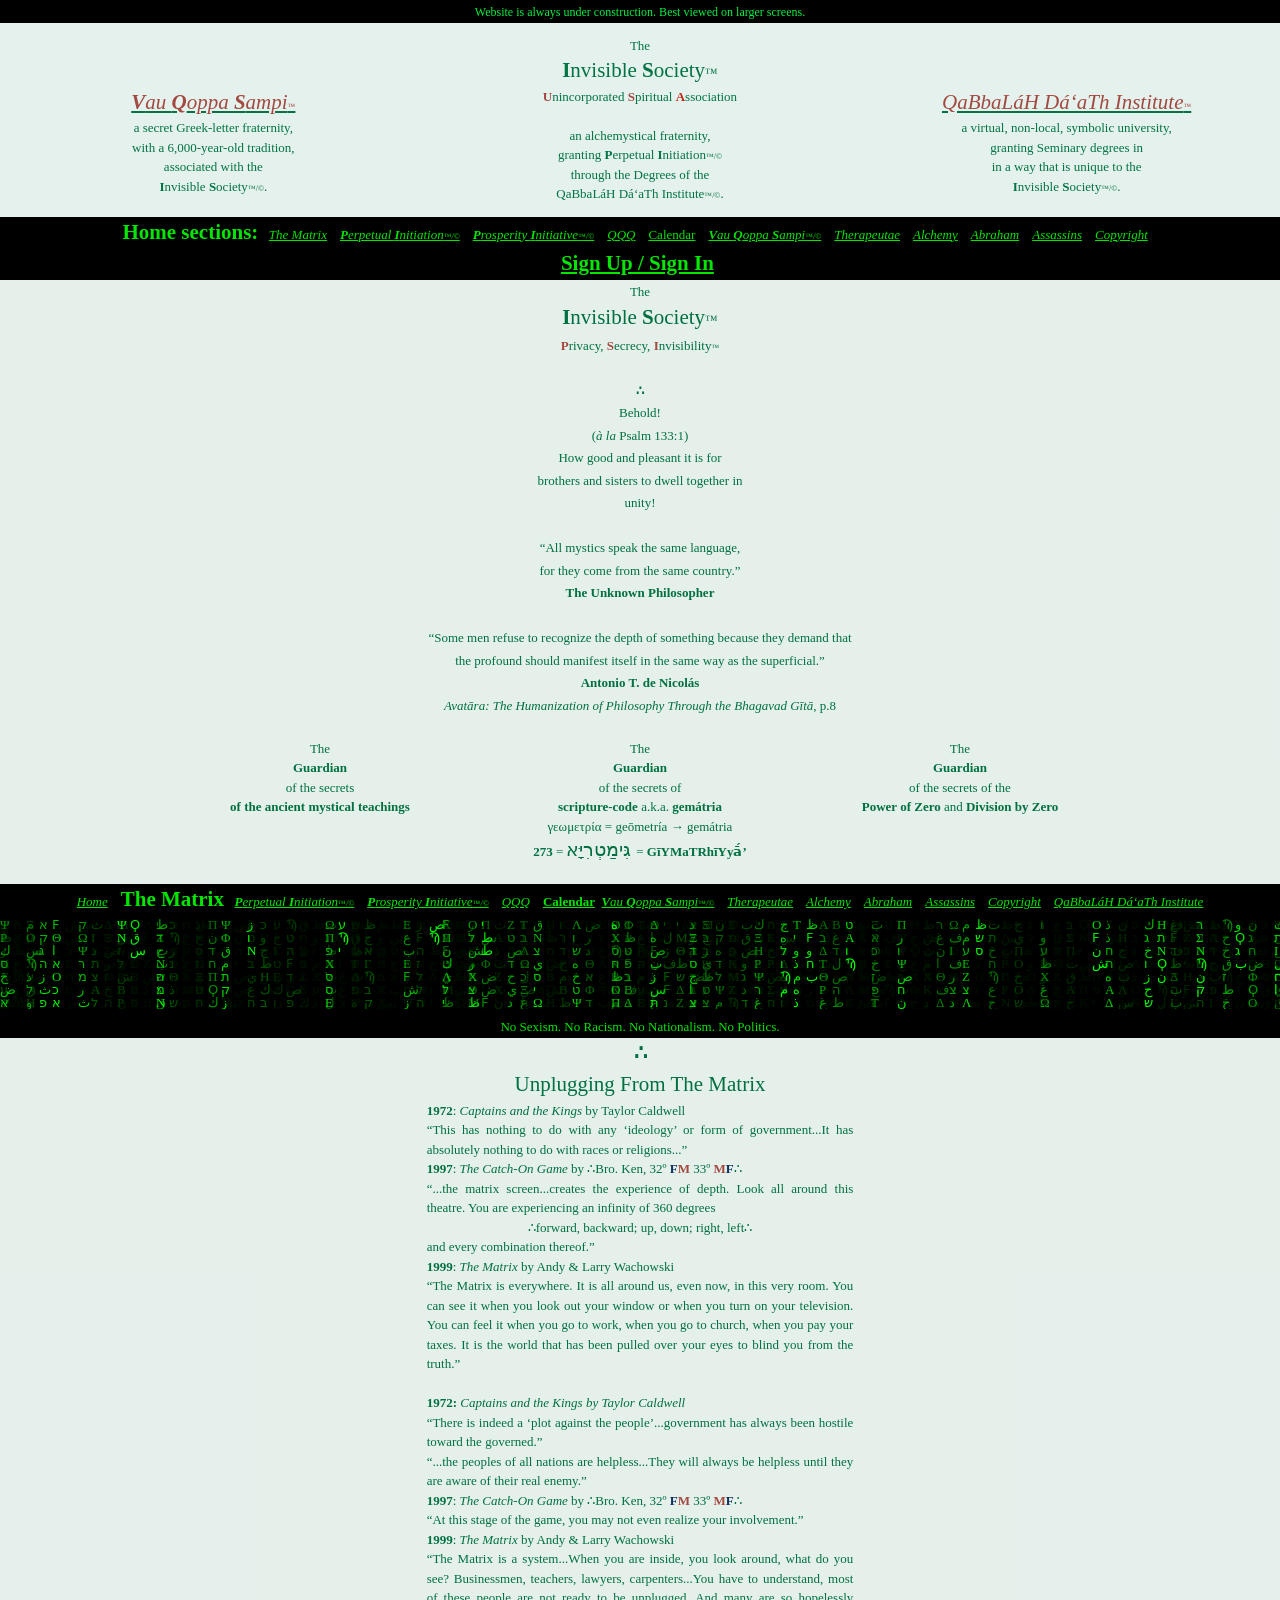
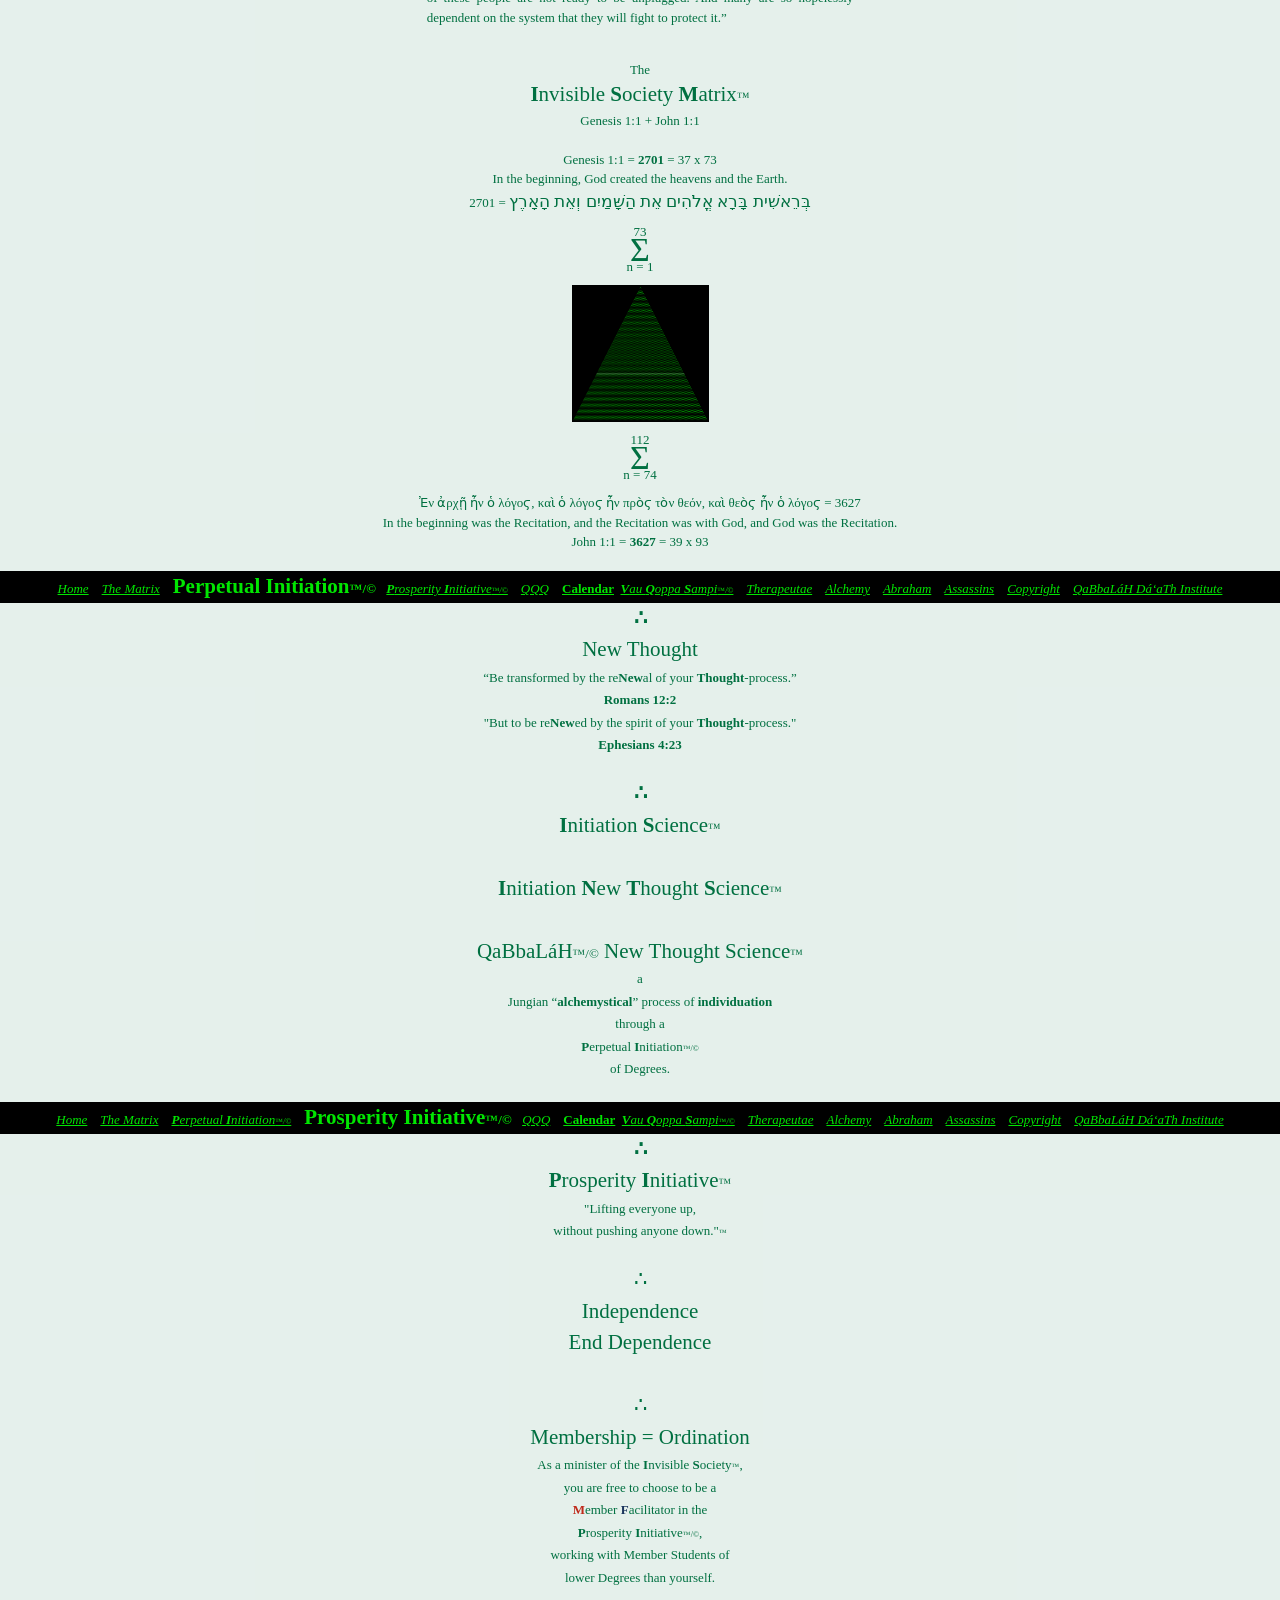
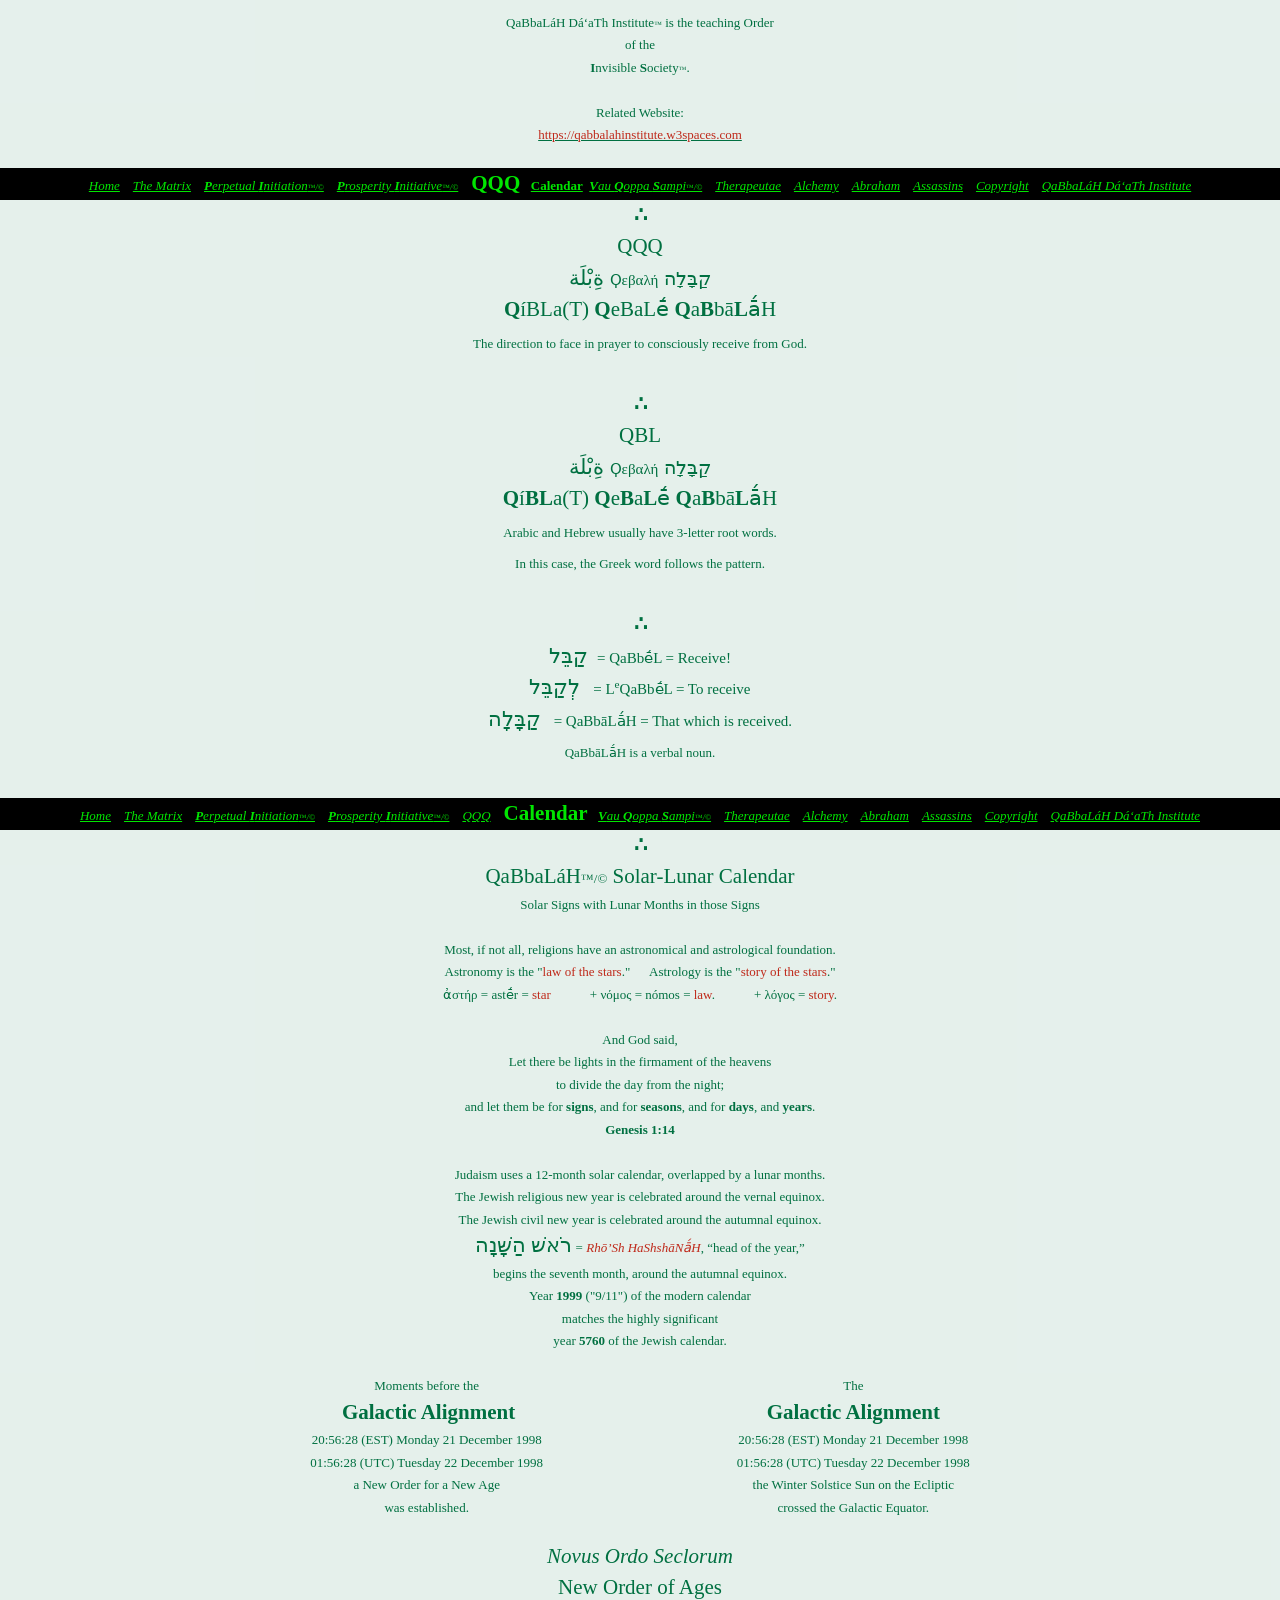
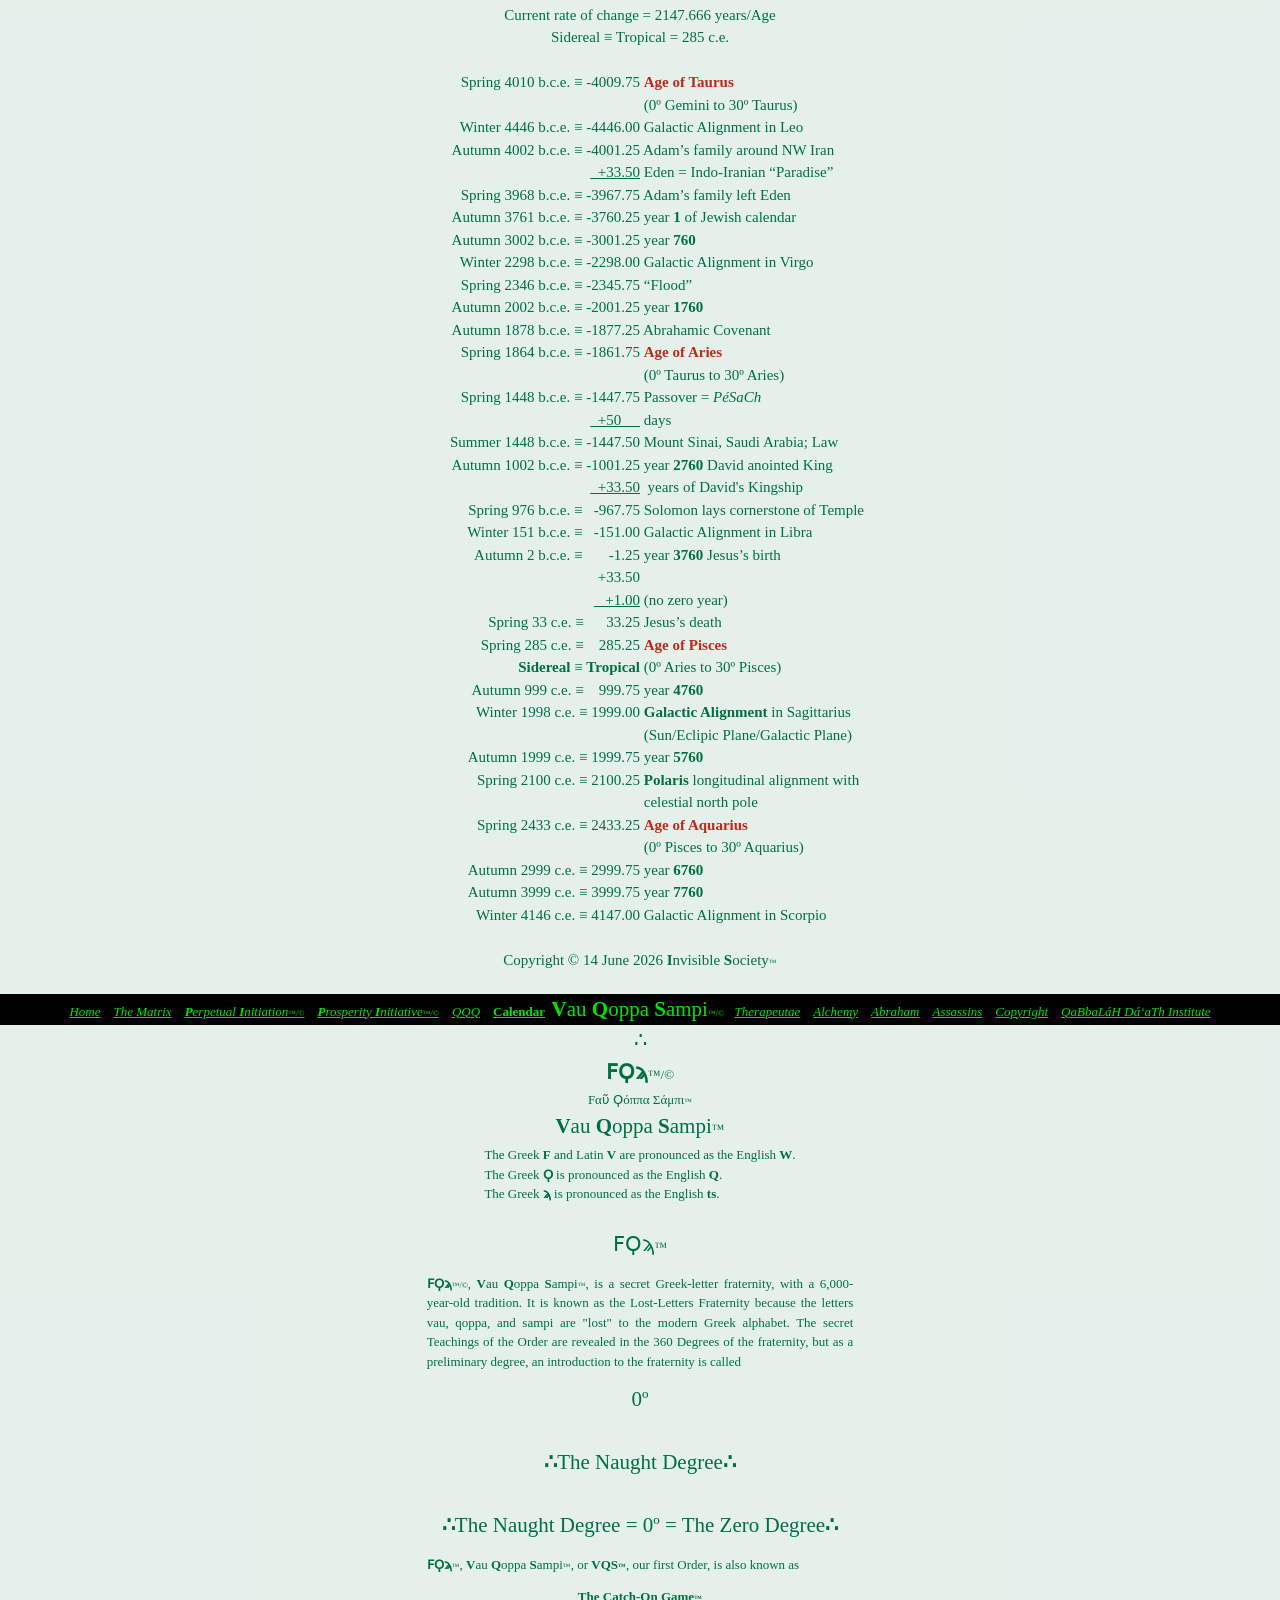
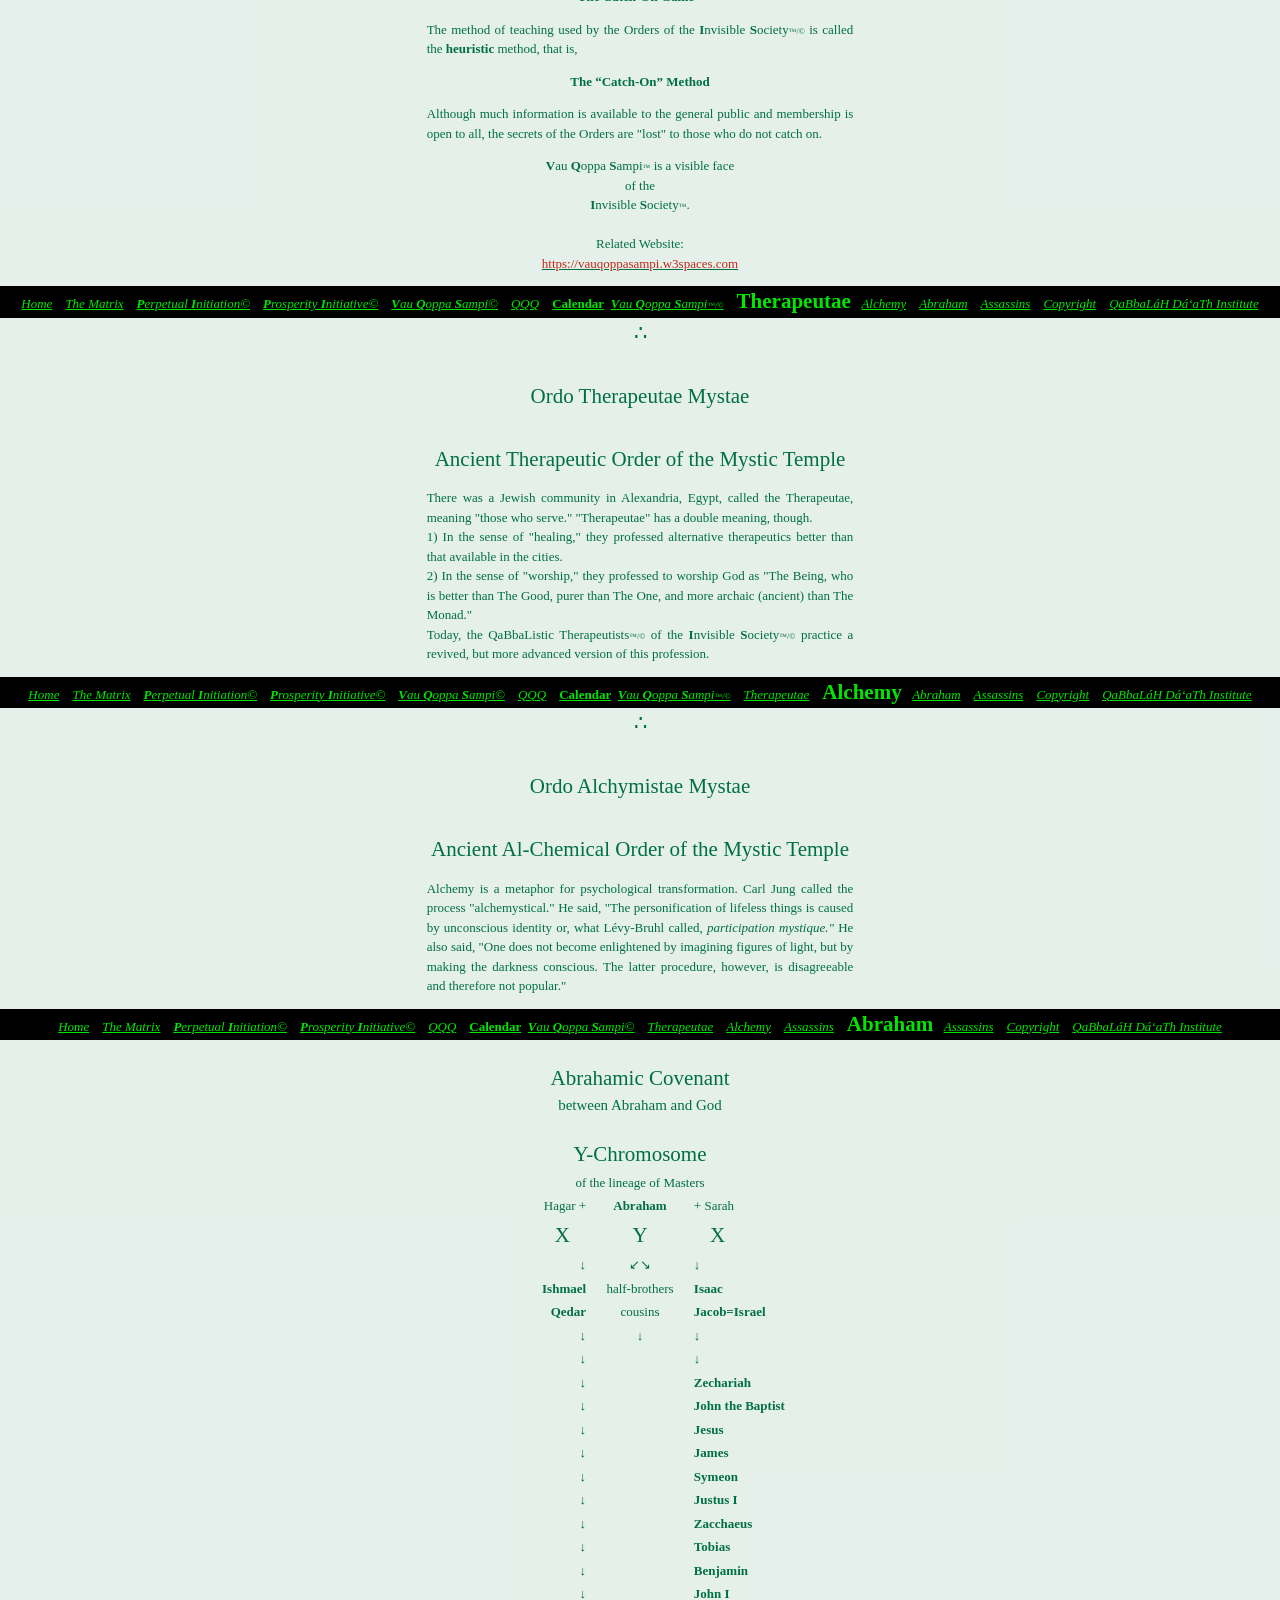
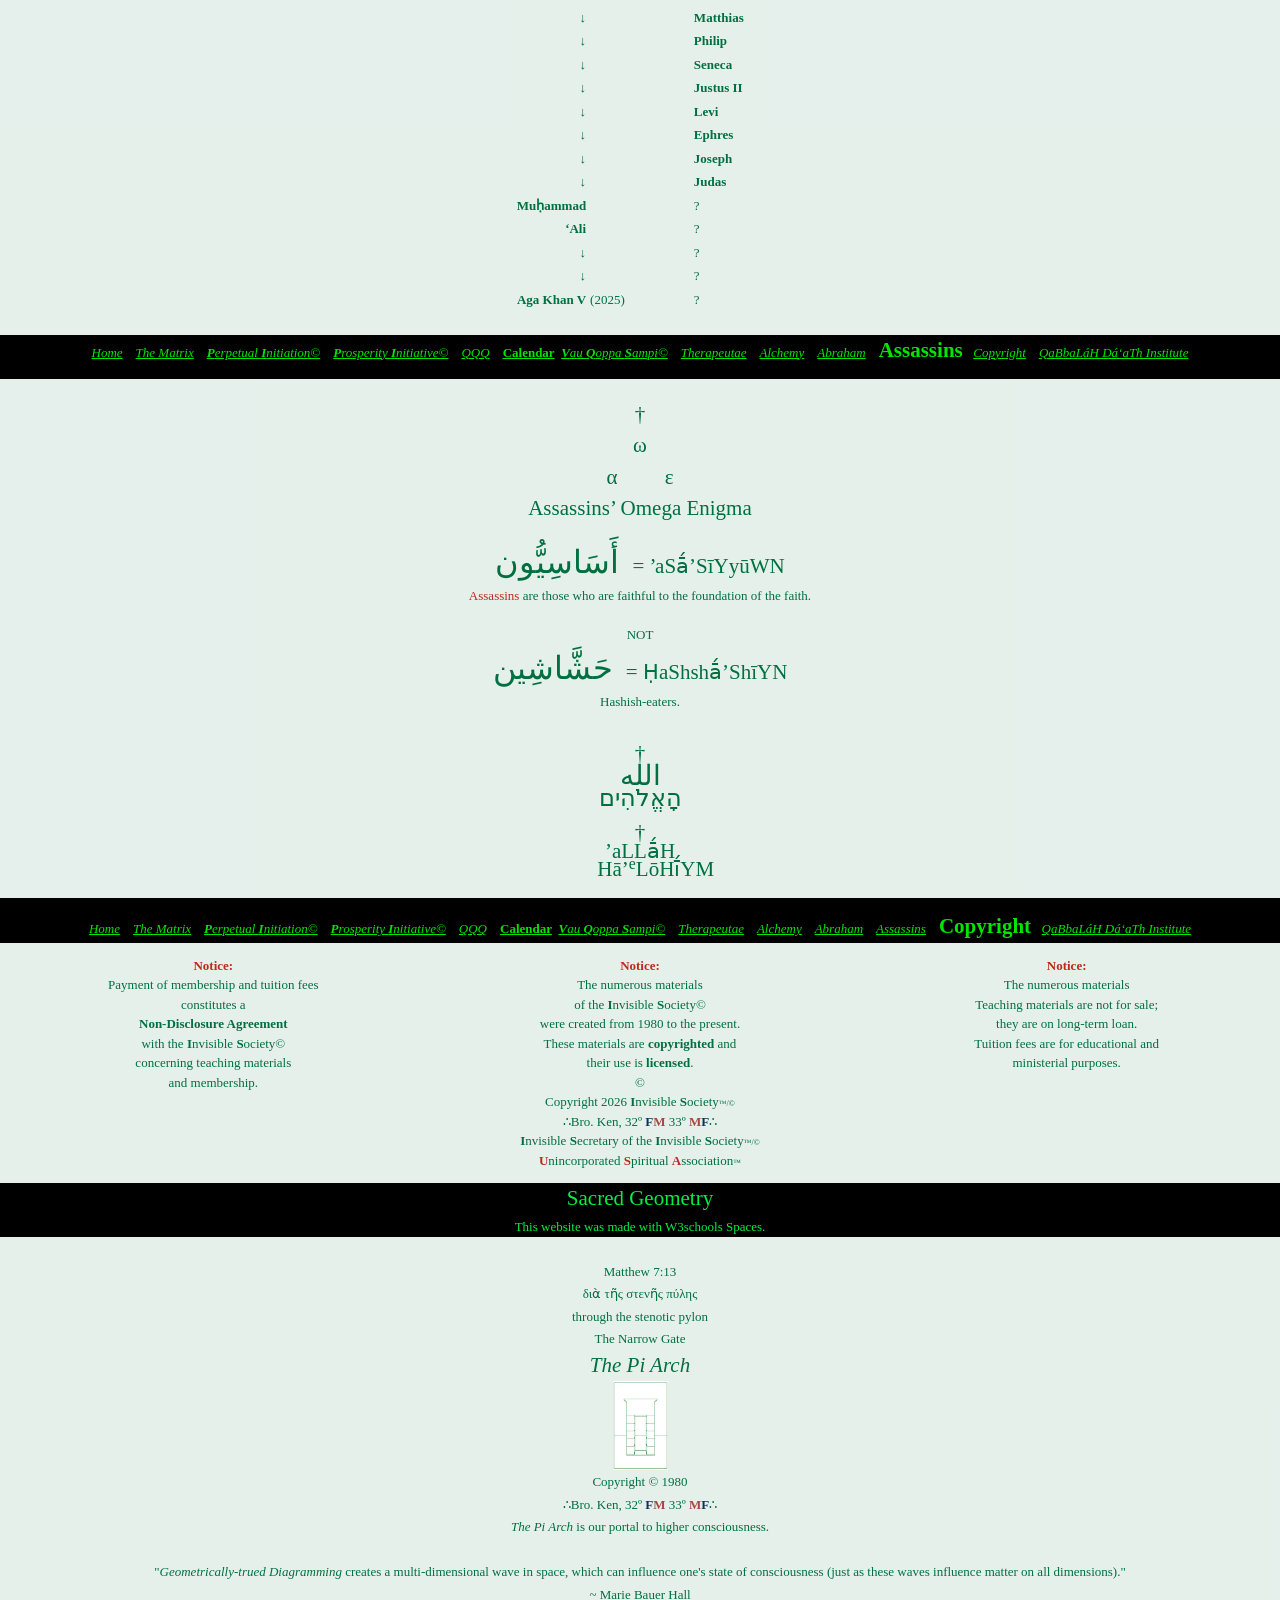
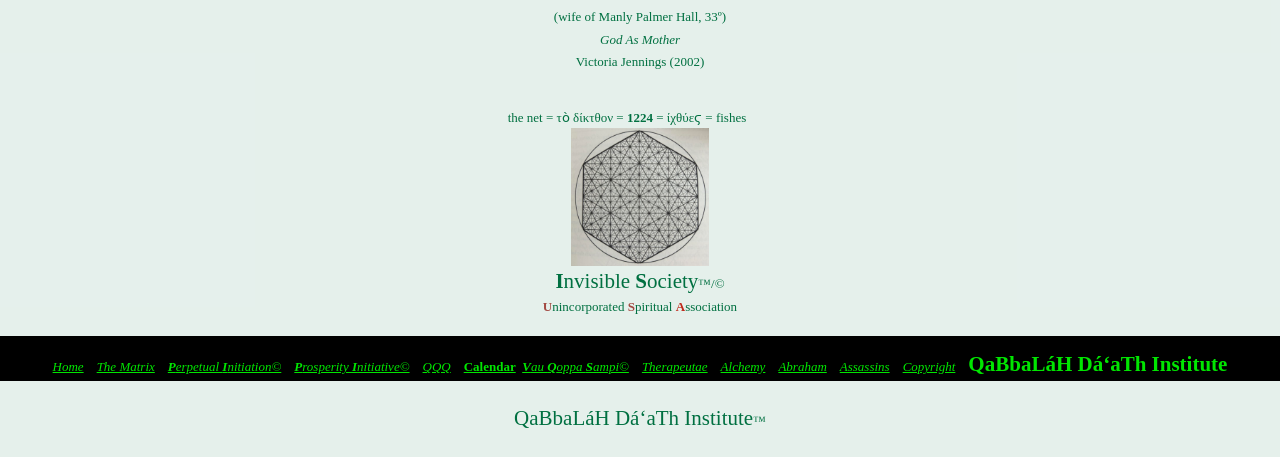
<file: live-public-verified-20261107/invisiblesociety.w3spaces.com/index.html>
<!DOCTYPE html>
<html>
<!--Head Section-->
   <head>
      <title>W3.CSS Template</title>
      <meta charset="UTF-8">
      <!--"viewport" makes the website look good on all devices and screen resolutions-->
      <meta name="viewport" content="width=device-width, initial-scale=1">
      <link rel="stylesheet" href="https://www.w3schools.com/w3css/4/w3.css">
      <link rel="stylesheet" href="https://fonts.googleapis.com/css?family=Montserrat">
      <link rel="stylesheet" href="https://cdnjs.cloudflare.com/ajax/libs/font-awesome/4.7.0/css/font-awesome.min.css">
      <!--.p1 for circumflex in Greek: span class="p1"-->
      <style>body, h1,h2,h3,h4,h5,h6 {font-family: "Times New Roman"} .p1 {font-family: "Arial Unicode MS"}
      p.small {line-height:0.75} p.big {line-height:1.4} table.center {margin-left: auto; margin-right: auto;}</style>
   </head>
<!--end of head-->

<!--***USE "DUMB QUOTES"***-->

<!--Body Section-->
   <body class="w3-black">
     <!--load JavaScript inside body-->
     <script src="scripts.js"></script>

<!--Header-->
      <header>
      <div class="w3-padding-8 w3-center w3-black"><!--black-->
         <span style="font-size:12px">
         <span style="color:#00F041">Website is always under construction. Best viewed on larger screens.</span><!--end 00f041-->
         </span><!--end 12-->
      </div><!--end div class black-->

      <div class="w3-container-fluid w3-padding-8 w3-center w3-white"><!--white-->
      <div style="background-color: rgba(0,116,68,0.1)"><!--background-->
         <span style="color:rgb(0,116,68)"><!--green-->
         <span style="font-size:13px"><!--13-->

         <div class="w3-row">

         <!--col 1--><div class="w3-col m4 l4 w3-center">
            <p style="text-align:center; font-size:13px">
               &nbsp;<br />
               <span style="font-size:21px"><!--21-->
               &nbsp;<br />
               <a href="https://vauqoppasampi.w3spaces.com/">
                  <span style="color: rgb(162,74,66)"><i><b>V</b>au <b>Q</b>oppa <b>S</b>ampi<span style="font-size:8px">™</span></i></span></a><!--end red-->
               <br />
               </span><!--end 21-->
               a secret Greek-letter fraternity,<br />
               with a 6,000-year-old tradition,<br />
               associated with the<br />
               <b>I</b>nvisible <b>S</b>ociety<span style="font-size:8px">™/©</span><!--end 8-->.
            </p>
         <!--end col 1--></div>
         <!--col 2--><div class="w3-col m4 l4 w3-center">
               <p style="text-align:center; font-size:13px">
               The<br />
               <span style="font-size:21px"><!--21-->
               <b>I</b>nvisible <b>S</b>ociety<span style="font-size:13px">™</span><!--end 13--><br />
               </span><!--end 21-->
               <span style="color: rgb(162,74,66)"><b>U</b></span>nincorporated <span style="color: rgb(162,74,66)"><b>S</b></span>piritual <span style="color: rgb(191,41,26)"><b>A</b></span>ssociation<br />
               &nbsp;<br />
               an alchemystical fraternity,<br />
               granting <b>P</b>erpetual <b>I</b>nitiation<span style="font-size:8px">™/©</span><!--end 8--><br />
               through the Degrees of the<br />
               QaBbaLáH Dá‘aTh Institute<span style="font-size:8px">™/©</span><!--end 8-->.
            </p><!--end 13-->
         <!--end col 2--></div>
         <!--col 3--><div class="w3-col m4 l4 w3-center">
            <p style="text-align:center; font-size:13px">
               &nbsp;<br />
               <span style="font-size:21px"><!--21-->
               &nbsp;<br />
               <a href="https://qabbalahinstitute.w3spaces.com/">
                  <span style="color: rgb(162,74,66)"><i>QaBbaLáH Dá‘aTh Institute<span style="font-size:8px">™</span></i></span></a>
               <br />
               </span><!--end 21-->
               a virtual, non-local, symbolic university,<br />
               granting Seminary degrees in<br />
               in a way that is unique to the<br />
               <b>I</b>nvisible <b>S</b>ociety<span style="font-size:8px">™/©</span><!--end 8-->.
            </p>
         <!--end col 3--></div>

         </div><!--end div class row-->

         </span><!--end 13-->
         </span><!--end green-->
      </div><!--end background-color: rgba(0,112,65,0.1)-->
      </div><!--end container white-->
      </header>
<!--end header-->

<!--Home nav bar black-->
      <div class="w3-padding-8 w3-center" id="home"><!--black-->
         <span style="color: rgba(0,255,0,0.9)"><!--green-->
         <span style="font-size:13px">
            <span style="font-size:21px">
            <b>Home sections:</b>&nbsp;
            </span><!--end 21-->
         <a href="#thematrix"><i>The Matrix</i></a>&nbsp;&nbsp;&nbsp;
         <a href="#perpetualinitiation"><i><b>P</b>erpetual <b>I</b>nitiation<span style="font-size:8px">™/©</span></i></a>&nbsp;&nbsp;&nbsp;
         <a href="#prosperityinitiative"><i><b>P</b>rosperity <b>I</b>nitiative<span style="font-size:8px">™/©</span></i></a>&nbsp;&nbsp;&nbsp;
         <a href="#QQQ"><i>QQQ</i></a>&nbsp;&nbsp;&nbsp;
         <a href="#calendar">Calendar</a>&nbsp;&nbsp;&nbsp;
         <a href="#vauqoppasampi"><i><b>V</b>au <b>Q</b>oppa <b>S</b>ampi<span style="font-size:8px">™/©</span></i></a>&nbsp;&nbsp;&nbsp;
         <a href="#therapeutae"><i>Therapeutae</i></a>&nbsp;&nbsp;&nbsp;
         <a href="#alchemy"><i>Alchemy</i></a>&nbsp;&nbsp;&nbsp;
         <a href="#abraham"><i>Abraham</i></a>&nbsp;&nbsp;&nbsp;
         <a href="#assassins"><i>Assassins</i></a>&nbsp;&nbsp;&nbsp;
         <a href="#copyright"><i>Copyright</i></a>&nbsp;&nbsp;&nbsp;
         </span><!--end 13-->
         <br />
            <span style="font-size:21px">
            <a href="https://qabbalah.institute/members/" target="_blank" rel="noopener"><b>Sign Up / Sign In</b></a>&nbsp;
            </span><!--end 21-->
         </span><!--end green-->
      </div><!--end div for nav bar black-->
<!--end Home nav bar black-->

<!--Home white-->
      <div class="w3-container-fluid w3-padding-8 w3-center w3-white"><!--white-->
      <div style="background-color: rgba(0,112,65,0.1)"><!--background-->
         <span style="color:rgb(0,112,65)"><!--green-->
         <span style="font-size:13px"><!--13-->
         The<br />
         <span style="font-size:21px"><!--21-->
         <b>I</b>nvisible <b>S</b>ociety<span style="font-size:13px">&trade;</span><br />
         </span><!--end 21-->
         <span style="color: rgb(162,74,66)"><b>P</b></span>rivacy, <span style="color: rgb(162,74,66)"><b>S</b></span>ecrecy, <span style="color: rgb(162,74,66)"><b>I</b></span>nvisibility<span style="font-size:8px">™</span><br /><br />
            <b>∴</b><br />
            Behold!<br />
            (<i>à la</i> Psalm 133:1)<br />
            How good and pleasant it is for<br />
            brothers and sisters to dwell together in<br />
            unity!<br /><br />
            ​“All mystics speak the same language,<br />
            for they come from the same country.”<br />
            <b>The Unknown Philosopher​​​​​</b><br /><br />
            “Some men refuse to recognize the depth of something because they demand that<br />
            the profound should manifest itself in the same way as the superficial.”<br />
            <b>Antonio T. de Nicolás</b><br />
            <i>Avatāra: The Humanization of Philosophy Through the Bhagavad Gītā</i>​, p.8<br /><br />

         <div class="w3-row"><!--row-->
         <!--col left--><!--col1--><div class="w3-col m2 l2 w3-center">
            &nbsp;
         <!--end col left--></div>
         <!--col1--><div class="w3-col m2 l2 w3-center">
         The <br />
         <b>Guardian</b><br />
         of the secrets<br />
         <b>of the ancient mystical teachings</b><br /><br />
         <!--end col1--></div>
         <!--col2--><div class="w3-col m4 l4 w3-center">
         The<br />
         <b>Guardian</b><br />
         of the secrets of<br />
         <b>scripture-code</b> a.k.a. <b>gemátria</b><br />
         γεωμετρία = geōmetría → gemátria<br />         
         <b>273</b> = <span style="font-size:19px">
         גִּימַטְרִיָּא
         </span>
          = <b>GīYMaTRhīYyā́’</b><br /><br />
         <!--end col2--></div>
         <!--col3--><div class="w3-col m2 l2 w3-center">
         The<br />
         <b>Guardian</b><br />
         of the secrets of the<br />
         <b>Power of Zero</b> and <b>Division by Zero</b><br /><br />
         <!--end col3--></div>
         <!--col right--><!--col1--><div class="w3-col m2 l2 w3-center">
            &nbsp;
         <!--end col left--></div>
         </div><!--end row-->
         </span><!--end green Home-->
      </div><!--end background Home-->
      </div><!--end of div class Home-->
<!--end Home white-->

<!--Matrix nav bar black-->
      <div class="w3-padding-8 w3-center" id="thematrix"><!--black-->
         <span style="color: rgba(0,255,0,0.9)"><!--green-->
         <span style="font-size:13px">
            <a href="#"><i>Home</i></a>&nbsp;&nbsp;&nbsp;
               <span style="font-size:21px">
               <b>The Matrix</b>&nbsp;
               </span><!--end of 21-->
            <a href="#perpetualinitiation"><i><b>P</b>erpetual <b>I</b>nitiation<span style="font-size:8px">™/©</span></i></a>&nbsp;&nbsp;&nbsp;
            <a href="#prosperityinitiative"><i><b>P</b>rosperity <b>I</b>nitiative<span style="font-size:8px">™/©</span></i></a>&nbsp;&nbsp;&nbsp;
            <a href="#QQQ"><i>QQQ</i></a>&nbsp;&nbsp;&nbsp;
            <a href="#calendar"><b>Calendar</b></a>&nbsp;
            <a href="#vauqoppasampi"><i><b>V</b>au <b>Q</b>oppa <b>S</b>ampi<span style="font-size:8px">™/©</span></i></a>&nbsp;&nbsp;&nbsp;
            <a href="#therapeutae"><i>Therapeutae</i></a>&nbsp;&nbsp;&nbsp;
            <a href="#alchemy"><i>Alchemy</i></a>&nbsp;&nbsp;&nbsp;
            <a href="#abraham"><i>Abraham</i></a>&nbsp;&nbsp;&nbsp;
            <a href="#assassins"><i>Assassins</i></a>&nbsp;&nbsp;&nbsp;
            <a href="#copyright"><i>Copyright</i></a>&nbsp;&nbsp;&nbsp;
            <a href="#qabbalahinstitute"><i>QaBbaLáH Dá‘aTh Institute</i></a>
   <!--black space for digital rain-->
         <canvas id="c"></canvas><!--canvas id-->
         <!--script for digital rain like The Matrix-->
         <script>
  var c = document.getElementById("c"), ctx = c.getContext("2d");
  c.height = "93"; c.width = window.innerWidth;
  var matrix ="ΑΒΓΔΕϜΖΗΘΙΚΛΜΝΞΟΠϘΡΣΤΦΧΨΩϠאבגדהוזחטיכלמנסעפצקרשתابتثجحخدذرزسشصضطظعغفقكلمنهوي";
  matrix = matrix.split("");
  var fontSize = 13, columns = c.width / fontSize, drops = [];
  for (var x = 0; x < columns; x++) drops[x] = 1;
  function draw() {
    ctx.fillStyle = "rgba(0, 0, 0, 0.05)";
    ctx.fillRect(0, 0, c.width, c.height);
    ctx.fillStyle = "#0F0";
    ctx.font = fontSize + "px times new roman";
    for (var i = 0; i < drops.length; i++) {
      var text = matrix[Math.floor(Math.random() * matrix.length)];
      ctx.fillText(text, i * fontSize, drops[i] * fontSize);
      if (drops[i] * fontSize > c.height && Math.random() > 0.975) drops[i] = 0;
      drops[i]++;
    }
  }
  setInterval(draw, 35);
         </script><br />
         <!--end script digital rain-->
            <span style="font-size:13px">
            No Sexism. No Racism. No Nationalism. No Politics.<br />
         </span><!--end 13-->
         </span><!--end green 77-->
      </div><!--end div class black-->
   <!--end black space for digital rain-->
<!--end Matrix nav bar black-->

<!--Matrix white-->
      <div class="w3-container-fluid w3-padding-8 w3-center w3-white">
      <div style="background-color: rgba(0,112,65,0.1)"><!--background-->
         <span style="color:rgb(0,112,65)"><!--green-->
         <span style="font-size:13px">
         <span style="font-size:21px">
            <b>∴</b><br />
            Unplugging From The Matrix<br />
         </span><!--end 21-->

         <div class="w3-row">   
            <!--col1-->
            <div class="w3-col s0 m4 l4 w3-center">&nbsp;
            </div><!--end of col1-->
            <!--col2-->
            <div class="w3-col s12 m4 l4  w3-justify">
               <span style="font-size:13px">
               <b>1972</b>: <i>Captains and the Kings</i> by Taylor Caldwell<br />
               “This has nothing to do with any ‘ideology’ or form of government...It has absolutely nothing to do with races or religions...”<br />
               <b>1997</b>: <i>The Catch-On Game</i> by ∴Bro. Ken, 32º
               <b><span style="color: rgb(15,49,93)">F</span><span style="color: rgb(162,74,66)">M</span></b> 33º <b><span style="color: rgb(162,74,66)">M</span><span style="color: rgb(15,49,93)">F</span></b>∴<br />
               “...the matrix screen...creates the experience of depth. Look all around this theatre.
               You are experiencing an infinity of 360 degrees
                  <span style="display: block; text-align: center;">
                  ∴forward, backward; up, down; right, left∴<br />
                  </span><!--end center-->
               and every combination thereof.”<br />
               <b>1999</b>: <i>The Matrix</i> by Andy & Larry Wachowski<br />
               “The Matrix is everywhere. It is all around us, even now, in this very room.
               You can see it when you look out your window or when you turn on your television.
               You can feel it when you go to work, when you go to church, when you pay your taxes.
               It is the world that has been pulled over your eyes to blind you from the truth.”<br /><br />
               <b>1972:</b> <i>Captains and the Kings by Taylor Caldwell</i><br />
               “There is indeed a ‘plot against the people’...government has always been hostile toward the governed.”<br />
               “...the peoples of all nations are helpless...They will always be helpless until they are aware of their real enemy.”<br />
                              <b>1997</b>: <i>The Catch-On Game</i> by ∴Bro. Ken, 32º
               <b><span style="color: rgb(15,49,93)">F</span><span style="color: rgb(162,74,66)">M</span></b> 33º <b><span style="color: rgb(162,74,66)">M</span><span style="color: rgb(15,49,93)">F</span></b>∴<br />
               “At this stage of the game, you may not even realize your involvement.”<br />
               <b>1999</b>: <i>The Matrix</i> by Andy & Larry Wachowski<br />
               “The Matrix is a system...When you are inside, you look around, what do you see?
               Businessmen, teachers, lawyers, carpenters...You have to understand,
               most of these people are not ready to be unplugged.
               And many are so hopelessly dependent on the system that they will fight to protect it.”<br /><br />
            </div><!--end of col2 justify-->
            <div class="w3-col s0 m4 l4 w3-center">&nbsp;
            </div><!--end of col1-->
         </div><!--end of row-->

         <div><!--Invisible Society Matrix-->
            <p>
               The<br />
               <span style="font-size:21px">
               <b>I</b>nvisible <b>S</b>ociety <b>M</b>atrix<span style="font-size:13px">™</span><br />
               </span><!--end 21-->
               Genesis 1:1 + John 1:1<br /><br />
               Genesis 1:1 = <b>2701</b> = 37 x 73<br />
               In the beginning, God created the heavens and the Earth.<br />
               2701 = <span style="font-size:17px">
               בְּרֵאשִׁית בָּרָא אֳלֹהִים אֵת הַשָּׁמַיִם וְאֵת הָאָרֶץ
               </span><!--end 17--><br />
            </p>

            <p class="small w3-center-align">
              73<br />
              <span style="font-size:34px">
              Σ<br />
              </span><!--end 34px-->
              n = 1<br />
            </p><!--end small-->

            <img src="./Gen1-1John1-1AI.png" width="137px" height="137" alt="Genesis1-1John1-1AI"><br />

            <p class="small w3-center-align">
              112<br />
              <span style="font-size:34px">
              Σ<br />
              </span><!--end 34px-->
              n = 74<br />
            </p><!--end small-->

            Ἐν ἀρχ<span class="p1">ῇ</span> <span class="p1">ἦ</span>ν ὁ λόγοϛ, καὶ ὁ λόγοϛ <span class="p1">ἦ</span>ν πρὸϛ τὸν θεόν, καὶ θεὸϛ <span class="p1">ἦ</span>ν ὁ λόγοϛ = 3627<br />
            In the beginning was the Recitation, and the Recitation was with God, and God was the Recitation.<br />
            John 1:1 = <b>3627</b> = 39 x 93<br /><br />
          </div><!--end Invisible Society Matrix-->

      </div><!--end background-->
      </div><!--end div class Matrix white-->
<!--end Matrix white-->

<!--Perpetual Initiation nav bar black-->
      <div class="w3-padding-8 w3-center" id="perpetualinitiation"><!--black-->
         <span style="color: rgba(0,255,0,0.9)"><!--green-->
         <span style="font-size:13px">
            <a href="#"><i>Home</i></a>&nbsp;&nbsp;&nbsp;
            <a href="#thematrix"><i>The Matrix</i></a>&nbsp;&nbsp;&nbsp;
               <span style="font-size:21px">
               <b>Perpetual Initiation<span style="font-size:13px">™/©</span></b>&nbsp;
               </span><!--end of 21-->
            <a href="#prosperityinitiative"><i><b>P</b>rosperity <b>I</b>nitiative<span style="font-size:8px">™/©</span></i></a>&nbsp;&nbsp;&nbsp;
            <a href="#QQQ"><i>QQQ</i></a>&nbsp;&nbsp;&nbsp;
            <a href="#calendar"><b>Calendar</b></a>&nbsp;
            <a href="#vauqoppasampi"><i><b>V</b>au <b>Q</b>oppa <b>S</b>ampi<span style="font-size:8px">™/©</span></i></a>&nbsp;&nbsp;&nbsp;
            <a href="#therapeutae"><i>Therapeutae</i></a>&nbsp;&nbsp;&nbsp;
            <a href="#alchemy"><i>Alchemy</i></a>&nbsp;&nbsp;&nbsp;
            <a href="#abraham"><i>Abraham</i></a>&nbsp;&nbsp;&nbsp;
            <a href="#assassins"><i>Assassins</i></a>&nbsp;&nbsp;&nbsp;
            <a href="#copyright"><i>Copyright</i></a>&nbsp;&nbsp;&nbsp;
            <a href="#qabbalahinstitute"><i>QaBbaLáH Dá‘aTh Institute</i></a>
         </span><!--end 13-->
         </span><!--end green 77-->
      </div><!--end div class-->
<!--end Perpetual Initiation nav bar black-->

<!--Perpetual Initiation white-->
      <div class="w3-container-fluid w3-padding-8 w3-center w3-white">
      <div style="background-color: rgba(0,112,65,0.1)"><!--background-->
         <span style="color:rgb(0,112,65)"><!--green-->
         <span style="font-size:13px">
         <span style="font-size:21px">
            <b>∴</b><br />
            New Thought<br />
         </span><!--end 21-->
            “Be transformed by the re<b>New</b>al of your <b>Thought</b>-process.”<br />
            <b>Romans 12:2</b><br />
            "But to be re<b>New</b>ed by the spirit of your <b>Thought</b>-process."<br />
            <b>Ephesians 4:23</b><br /><br />
         <span style="font-size:21px">
            <b>∴</b><br />
            <b>I</b>nitiation <b>S</b>cience<span style="font-size:13px">™</span><br /><br />
            <b>I</b>nitiation <b>N</b>ew <b>T</b>hought <b>S</b>cience<span style="font-size:13px">™</span><br /><br />
            QaBbaLáH<span style="font-size:13px">™/©</span> New Thought Science<span style="font-size:13px">™</span><br />
         </span><!--end 21-->
            a<br />
            Jungian “<b>alchemystical</b>” process of <b>individuation</b><br />
            through a<br />
            <b>P</b>erpetual <b>I</b>nitiation<span style="font-size:8px">™/©</span><br />
            of Degrees.<br /><br />
         </span><!--end 13-->
         </span><!--end green-->
      </div><!--end background-->
      </div><!--end div class-->
<!--end Container Perpetual Initiation-->

<!--Prosperity Initiative nav bar black-->
      <div class="w3-padding-8 w3-center" id="prosperityinitiative"><!--black-->
         <span style="color: rgba(0,255,0,0.9)"><!--green-->
         <span style="font-size:13px">
            <a href="#"><i>Home</i></a>&nbsp;&nbsp;&nbsp;
            <a href="#thematrix"><i>The Matrix</i></a>&nbsp;&nbsp;&nbsp;
            <a href="#perpetualinitiation"><i><b>P</b>erpetual <b>I</b>nitiation<span style="font-size:8px">™/©</span></i></a>&nbsp;&nbsp;&nbsp;
               <span style="font-size:21px">
               <b>Prosperity Initiative<span style="font-size:13px">™/©</span></b>&nbsp;
               </span><!--end of 21-->
            <a href="#QQQ"><i>QQQ</i></a>&nbsp;&nbsp;&nbsp;
            <a href="#calendar"><b>Calendar</b></a>&nbsp;
            <a href="#vauqoppasampi"><i><b>V</b>au <b>Q</b>oppa <b>S</b>ampi<span style="font-size:8px">™/©</span></i></a>&nbsp;&nbsp;&nbsp;
            <a href="#therapeutae"><i>Therapeutae</i></a>&nbsp;&nbsp;&nbsp;
            <a href="#alchemy"><i>Alchemy</i></a>&nbsp;&nbsp;&nbsp;
            <a href="#abraham"><i>Abraham</i></a>&nbsp;&nbsp;&nbsp;
            <a href="#assassins"><i>Assassins</i></a>&nbsp;&nbsp;&nbsp;
            <a href="#copyright"><i>Copyright</i></a>&nbsp;&nbsp;&nbsp;
            <a href="#qabbalahinstitute"><i>QaBbaLáH Dá‘aTh Institute</i></a>
         </span><!--end 13-->
         </span><!--end green 77-->
      </div><!--end div class-->
<!--end Prosperity Initiative black-->

<!--Prosperity Initiative white-->
      <div class="w3-container-fluid w3-padding-8 w3-center w3-white">
      <div style="background-color: rgba(0,112,65,0.1)"><!--background-->
         <span style="color:rgb(0,112,65)"><!--green-->
         <span style="font-size:13px">
            <span style="font-size:21px">
            <b>∴</b><br />
            <b>P</b>rosperity <b>I</b>nitiative<span style="font-size:13px">™</span><br />
            </span><!--end 21-->
            "Lifting everyone up,<br />
            without pushing anyone down."<span style="font-size:8px">™</span>​​<br /><br />
            <span style="font-size:21px">
            ∴<br />
            Independence<br />
            End Dependence<br /><br />
            ∴<br />
            Membership = Ordination<br />
            </span><!--end 21-->
            As a minister of the <b>I</b>nvisible <b>S</b>ociety<span style="font-size:8px">™</span>,<br />
            you are free to choose to be a<br />
            <span style="color: rgb(191,41,26)"><b>M</b></span>ember <span style="color: rgb(27,54,93)"><b>F</b></span>acilitator in the<br />
            <b>P</b>rosperity <b>I</b>nitiative<span style="font-size:8px">™/©</span>​,​<br />
            working with Member Students of<br />
            lower Degrees than yourself.<br /><br />
            QaBbaLáH Dá‘aTh Institute<span style="font-size:8px">™</span> is the teaching Order<br />
            of the<br />
            <b>I</b>nvisible <b>S</b>ociety<span style="font-size:8px">™</span>.<br /><br />
            Related Website:<br />
            <a href="https://qabbalahinstitute.w3spaces.com">
         <span style="color: rgb(191,41,26)">https://qabbalahinstitute.w3spaces.com</span></a><br /><br />
         </span><!--end of 13-->
         </span><!--end green-->
      </div><!--end background-->
      </div><!--end div class-->
<!--end prosperity initiative white-->

<!--QQQ nav bar black-->
      <div class="w3-padding-8 w3-center" id="QQQ"><!--black-->
         <span style="color: rgba(0,255,0,0.9)"><!--green-->
         <span style="font-size:13px">
            <a href="#"><i>Home</i></a>&nbsp;&nbsp;&nbsp;
            <a href="#thematrix"><i>The Matrix</i></a>&nbsp;&nbsp;&nbsp;
            <a href="#perpetualinitiation"><i><b>P</b>erpetual <b>I</b>nitiation<span style="font-size:8px">™/©</span></i></a>&nbsp;&nbsp;&nbsp;
            <a href="#prosperityinitiative"><i><b>P</b>rosperity <b>I</b>nitiative<span style="font-size:8px">™/©</span></i></a>&nbsp;&nbsp;&nbsp;
               <span style="font-size:21px">
               <b>QQQ</b>&nbsp;
               </span><!--end of 21-->
            <a href="#calendar"><b>Calendar</b></a>&nbsp;
            <a href="#vauqoppasampi"><i><b>V</b>au <b>Q</b>oppa <b>S</b>ampi<span style="font-size:8px">™/©</span></i></a>&nbsp;&nbsp;&nbsp;
            <a href="#therapeutae"><i>Therapeutae</i></a>&nbsp;&nbsp;&nbsp;
            <a href="#alchemy"><i>Alchemy</i></a>&nbsp;&nbsp;&nbsp;
            <a href="#abraham"><i>Abraham</i></a>&nbsp;&nbsp;&nbsp;
            <a href="#assassins"><i>Assassins</i></a>&nbsp;&nbsp;&nbsp;
            <a href="#copyright"><i>Copyright</i></a>&nbsp;&nbsp;&nbsp;
            <a href="#qabbalahinstitute"><i>QaBbaLáH Dá‘aTh Institute</i></a>
         </span><!--end 13-->
         </span><!--end green 77-->
      </div><!--end div class-->
<!--end QQQ black-->

<!--QQQ white-->
      <div class="w3-container-fluid w3-padding-8 w3-center w3-white" id="QQQ">
      <div style="background-color: rgba(0,112,65,0.1)"><!--background-->
         <span style="color:rgb(0,112,65)"><!--green-->
         <span style="font-size:21px">
         <b>∴</b><br />
         QQQ<br />
        ةِبْلَة 
         <span style="font-size:15px">Ϙεβαλή</span><!--end 15-->
         <span style="font-size:19px">
        קַבָּלָה 
         </span><!--end 19--><br />
         <b>Q</b>íBLa(T) <b>Q</b>eBaLḗ <b>Q</b>a<b>B</b>bā<b>L</b>ā́H<br />
         <span style="font-size:13px">
         The direction to face in prayer to consciously receive from God.
         </span><!--end 13-->
         <br /><br />
         <b>∴</b><br />
         QBL<br />
       ةِبْلَة 
         <span style="font-size:15px">Ϙεβαλή</span><!--end 15-->
         <span style="font-size:19px">
        קַבָּלָה 
         </span><!--end 19--><br />
         <b>Q</b>í<b>BL</b>a(T) <b>Q</b>e<b>B</b>a<b>L</b>ḗ <b>Q</b>a<b>B</b>bā<b>L</b>ā́H<br />
         <span style="font-size:13px">
         Arabic and Hebrew usually have 3-letter root words.<br />
         In this case, the Greek word follows the pattern.<br /><br />
         </span><!--end 13-->
         <b>∴</b><br />
         קַבֵּל
         <span style="font-size:15px">
         &nbsp;= QaBbḗL = Receive!<br />
         </span><!--end 15-->
         לְקַבֵּל
         <span style="font-size:15px">
         &nbsp; = L<sup>e</sup>QaBbḗL = To receive<br />
         </span><!--end 15-->
         קַבָּלָה
         <span style="font-size:15px">
         &nbsp; = QaBbāLā́H = That which is received.<br />
         </span><!--end 15-->
         <span style="font-size:13px">
         QaBbāLā́H is a verbal noun.<br /><br />
         </span><!--end 13-->
         </span><!--end 21-->
         </span><!--end green-->
      </div><!--end background-->
      </div><!--end div class-->
<!--end QQQ white-->

<!--calendar nav bar black-->
      <div class="w3-padding-8 w3-center" id="calendar"><!--black-->
         <span style="color: rgba(0,255,0,0.9)"><!--green-->
            <span style="font-size:13px">
            <a href="#"><i>Home</i></a>&nbsp;&nbsp;&nbsp;
            <a href="#thematrix"><i>The Matrix</i></a>&nbsp;&nbsp;&nbsp;
            <a href="#perpetualinitiation"><i><b>P</b>erpetual <b>I</b>nitiation<span style="font-size:8px">™/©</span></i></a>&nbsp;&nbsp;&nbsp;
            <a href="#prosperityinitiative"><i><b>P</b>rosperity <b>I</b>nitiative<span style="font-size:8px">™/©</span></i></a>&nbsp;&nbsp;&nbsp;
            <a href="#QQQ"><i>QQQ</i></a>&nbsp;&nbsp;&nbsp;
               <span style="font-size:21px">
               <b>Calendar</b>&nbsp;
               </span><!--end of 21-->
            <a href="#vauqoppasampi"><i><b>V</b>au <b>Q</b>oppa <b>S</b>ampi<span style="font-size:8px">™/©</span></i></a>&nbsp;&nbsp;&nbsp;
            <a href="#therapeutae"><i>Therapeutae</i></a>&nbsp;&nbsp;&nbsp;
            <a href="#alchemy"><i>Alchemy</i></a>&nbsp;&nbsp;&nbsp;
            <a href="#abraham"><i>Abraham</i></a>&nbsp;&nbsp;&nbsp;
            <a href="#assassins"><i>Assassins</i></a>&nbsp;&nbsp;&nbsp;
            <a href="#copyright"><i>Copyright</i></a>&nbsp;&nbsp;&nbsp;
            <a href="#qabbalahinstitute"><i>QaBbaLáH Dá‘aTh Institute</i></a>
            </span><!--end of 13-->
         </span><!--end green 77-->
      </div><!--end div class-->
<!--end calendar nav bar black-->

<!--Calendar white-->
      <div class="w3-container-fluid w3-padding-8 w3-center w3-white">
      <div style="background-color: rgba(0,112,65,0.1)"><!--background-->
         <span style="color:rgb(0,112,65)"><!--green-->
         <span style="font-size:13px">
         <span style="font-size:21px">
         <b>∴</b><br />
         QaBbaLáH<span style="font-size:13px">™/©</span> Solar-Lunar Calendar<br />
         </span><!--end 21-->
         Solar Signs with Lunar Months in those Signs<br /><br />
         Most, if not all, religions have an astronomical and astrological foundation.<br />
         Astronomy is the "<span style="color: rgb(191,41,26)">law of the stars</span>."&nbsp;&nbsp;&nbsp;&nbsp;&nbsp;&nbsp;Astrology is the "<span style="color: rgb(191,41,26)">story of the stars</span>."<br />
         <span style="font-family: "Arial Unicode MS">ἀστήρ</span> = astḗr = <span style="color: rgb(191,41,26)">star</span>&nbsp;&nbsp;&nbsp;&nbsp;&nbsp;&nbsp;&nbsp;&nbsp;&nbsp;&nbsp;&nbsp;&nbsp;+
         <span style="font-family: "Arial Unicode MS">νόμος</span> = nómos = <span style="color: rgb(191,41,26)">law</span>.&nbsp;&nbsp;&nbsp;&nbsp;&nbsp;&nbsp;&nbsp;&nbsp;&nbsp;&nbsp;&nbsp;&nbsp;+
         <span style="font-family: "Arial Unicode MS">λόγος</span> = <span style="color: rgb(191,41,26)">story</span>.<br /><br />
         And God said,<br />
         Let there be lights in the firmament of the heavens<br />
         to divide the day from the night;<br />
         and let them be for <b>signs</b>, and for <b>seasons</b>, and for <b>days</b>, and <b>years</b>.<br />
         <b>Genesis 1:14</b><br /><br />
         Judaism uses a 12-month solar calendar, overlapped by a lunar months.<br />
         The Jewish religious new year is celebrated around the vernal equinox.<br />
         The Jewish civil new year is celebrated around the autumnal equinox.<br />
         <span style="font-size:21px"> רֹאשׁ הַשָּׁנָה</span> = <span style="color: rgb(191,41,26)"><i>Rhō’Sh HaShshāNā́H</i></span>, “head of the year,”<br />
         begins the seventh month, around the autumnal equinox.<br />
         Year <b>1999</b> ("9/11") of the modern calendar<br />
         matches the highly significant<br />
         year <b>5760</b> of the Jewish calendar.<br /><br />
         </span><!--end 13-->

         <div class="w3-row"><!--row-->
         <!--col1--><div class="w3-col m2 l2 w3-center">&nbsp;
            </div><!--end of col1-->
         <!--col2--><div class="w3-col s6 m4 l4 w3-center">
            <span style="font-size:13px">
            Moments before the<br />
            </span><!--end of 13-->
         ​   <span style="font-size:21px">
            <b>Galactic Alignment</b><br />
            </span><!--end of 21-->
            <span style="font-size:13px">
            20:56:28 (EST) Monday 21 December 1998<br />
            01:56:28 (UTC) Tuesday 22 December 1998<br />
            a New Order for a New Age<br />
            was established.
            </span><!--end of 13-->
            </div><!--end of col2-->
         <!--col3--><div class="w3-col s6 m4 l4 w3-center">
            <span style="font-size:13px">
            The<br />
            </span><!--end of 13-->
            <span style="font-size:21px">
            <b>Galactic Alignment</b><br />
            </span><!--end of 21-->
            <span style="font-size:13px">
            20:56:28 (EST) Monday 21 December 1998<br />
            01:56:28 (UTC) Tuesday 22 December 1998<br />
            the Winter Solstice Sun on the Ecliptic<br />
            crossed the Galactic Equator.
            </span><!--end of 13-->
            </div><!--end of col3-->
         <!--col4--><div class="w3-col m2 l2 w3-center">&nbsp;
            </div><!--end of col4-->
         </div><!--end row--><br />

         <span style="font-size:21px"><!--21-->
         <i>Novus Ordo Seclorum</i><br />
         New Order of Ages<br />
         </span><!--end of 21-->
         Current rate of change = 2147.666 years/Age<br />
         Sidereal &equiv; Tropical = 285 c.e.<br /><br />

         <div class="w3-row"><!--row-->
         <!--col1-->
            <div class="w3-col s6 m6 l6 w3-right-align">
            Spring 4010 b.c.e. &equiv; -4009.75<br />
            &nbsp;<br />
            Winter 4446 b.c.e. &equiv; -4446.00<br />
            Autumn 4002 b.c.e. ≡ -4001.25<br />
            <u>&nbsp;&nbsp;+33.50</u><br />
            Spring 3968 b.c.e. ≡ -3967.75<br />
            Autumn 3761 b.c.e. ≡ -3760.25<br />
            Autumn 3002 b.c.e. ≡ -3001.25<br />
            Winter 2298 b.c.e. ≡ -2298.00<br />
            Spring 2346 b.c.e. ≡ -2345.75<br />
            Autumn 2002 b.c.e. ≡ -2001.25<br />
            Autumn 1878 b.c.e. ≡ -1877.25<br />
            Spring 1864 b.c.e. ≡ -1861.75<br />
            &nbsp;<br />
            Spring 1448 b.c.e. ≡ -1447.75<br />
            <u>&nbsp;&nbsp;+50&nbsp;&nbsp;&nbsp;&nbsp;&nbsp;</u><br />
            Summer 1448 b.c.e. ≡ -1447.50<br />
            Autumn 1002 b.c.e. ≡ -1001.25<br />
            <u>&nbsp;&nbsp;+33.50</u><br />
            Spring 976 b.c.e. ≡&nbsp;&nbsp;&nbsp;-967.75<br />
            Winter 151 b.c.e. ≡&nbsp;&nbsp;&nbsp;-151.00<br />
            Autumn 2 b.c.e. ≡&nbsp;&nbsp;&nbsp;&nbsp;&nbsp;&nbsp;&nbsp;-1.25<br />
            &nbsp;&nbsp;+33.50<br />
            <u>&nbsp;&nbsp;&nbsp;+1.00</u><br />
            Spring 33 c.e. ≡&nbsp;&nbsp;&nbsp;&nbsp;&nbsp;&nbsp;33.25<br />
            Spring 285 c.e. ≡&nbsp;&nbsp;&nbsp;&nbsp;285.25<br />
            <b>Sidereal</b> ≡ <b>Tropical</b><br />
            Autumn 999 c.e. ≡&nbsp;&nbsp;&nbsp;&nbsp;999.75<br />
            Winter 1998 c.e. ≡ 1999.00<br />
            &nbsp;<br />
            Autumn 1999 c.e. ≡ 1999.75<br />
            Spring 2100 c.e. ≡ 2100.25<br />
            &nbsp;<br />
            Spring 2433 c.e. ≡ 2433.25<br />
            &nbsp;<br />
            Autumn 2999 c.e. ≡ 2999.75<br />
            Autumn 3999 c.e. ≡ 3999.75<br />
            Winter 4146 c.e. ≡ 4147.00<br />
            </div>
         <!--end of col1-->
         <!--col2-->
            <div class="w3-col s6 m6 l6 w3-left-align">
            &nbsp;<span style="color: rgb(191,41,26)"><b>Age of Taurus</b></span><br />
            &nbsp;(0º Gemini to 30º Taurus)<br />
            &nbsp;Galactic Alignment in Leo<br />
            &nbsp;Adam’s family around NW Iran<br />
            &nbsp;Eden = Indo-Iranian “Paradise”<br />
            &nbsp;Adam’s family left Eden<br />
            &nbsp;year <b>1</b> of Jewish calendar<br />
            &nbsp;year <b>760</b><br />
            &nbsp;Galactic Alignment in Virgo<br />
            &nbsp;“Flood”<br />
            &nbsp;year <b>1760</b><br />
            &nbsp;Abrahamic Covenant<br />
            &nbsp;<span style="color: rgb(191,41,26)"><b>Age of Aries</b></span><br />
            &nbsp;(0º Taurus to 30º Aries)<br />
            &nbsp;Passover = <i>PéSaCh</i><br />
            &nbsp;days<br />
            &nbsp;Mount Sinai, Saudi Arabia; Law<br />
            &nbsp;year <b>2760</b> David anointed King<br />
            &nbsp; years of David's Kingship<br />
            &nbsp;Solomon lays cornerstone of Temple<br />
            &nbsp;Galactic Alignment in Libra<br />
            &nbsp;year <b>3760</b> Jesus’s birth<br />
            &nbsp;<br />
            &nbsp;(no zero year)<br />
            &nbsp;Jesus’s death<br />
            &nbsp;<span style="color: rgb(191,41,26)"><b>Age of Pisces</B></span><br />
            &nbsp;(0º Aries to 30º Pisces)<br />
            &nbsp;year <b>4760</b><br />
            &nbsp;<b>Galactic Alignment</b> in Sagittarius<br />
            &nbsp;(Sun/Eclipic Plane/Galactic Plane)<br />
            &nbsp;year <b>5760</b><br />
            &nbsp;<b>Polaris</b> longitudinal alignment with<br />
            &nbsp;celestial north pole<br />
            &nbsp;<span style="color: rgb(191,41,26)"><b>Age of Aquarius</b></span><br />
            &nbsp;(0º Pisces to 30º Aquarius)<br />
            &nbsp;year <b>6760</b><br />
            &nbsp;year <b>7760</b><br />
            &nbsp;Galactic Alignment in Scorpio
            </div>
         <!--end row-->
         </div><!--end row--><br />
         Copyright © 14 June 2026 <b>I</b>nvisible <b>S</b>ociety<span style="font-size:8px">™</span><br /><br />

         </span><!--end green-->
      </div><!--end background-->
      </div><!--end div class-->
<!--end Calendar white-->

<!--VQS nav bar black-->
      <div class="w3-padding-8 w3-center"  id="vauqoppasampi"><!--black-->
         <span style="color: rgba(0,255,0,0.9)"><!--green-->
            <span style="font-size:13px">
            <a href="#"><i>Home</i></a>&nbsp;&nbsp;&nbsp;
            <a href="#thematrix"><i>The Matrix</i></a>&nbsp;&nbsp;&nbsp;
            <a href="#perpetualinitiation"><i><b>P</b>erpetual <b>I</b>nitiation<span style="font-size:8px">™/©</span></i></a>&nbsp;&nbsp;&nbsp;
            <a href="#prosperityinitiative"><i><b>P</b>rosperity <b>I</b>nitiative<span style="font-size:8px">™/©</span></i></a>&nbsp;&nbsp;&nbsp;
            <a href="#QQQ"><i>QQQ</i></a>&nbsp;&nbsp;&nbsp;
            <a href="#calendar"><b>Calendar</b></a>&nbsp;
               <span style="font-size:21px">
               <b>V</b>au <b>Q</b>oppa <b>S</b>ampi<span style="font-size:8px">™/©</span>&nbsp;
               </span><!--end of 21-->
            <a href="#therapeutae"><i>Therapeutae</i></a>&nbsp;&nbsp;&nbsp;
            <a href="#alchemy"><i>Alchemy</i></a>&nbsp;&nbsp;&nbsp;
            <a href="#abraham"><i>Abraham</i></a>&nbsp;&nbsp;&nbsp;
            <a href="#assassins"><i>Assassins</i></a>&nbsp;&nbsp;&nbsp;
            <a href="#copyright"><i>Copyright</i></a>&nbsp;&nbsp;&nbsp;
            <a href="#qabbalahinstitute"><i>QaBbaLáH Dá‘aTh Institute</i></a>
            </span><!--end of 13-->
         </span><!--end green 77-->
      </div><!--end div class-->
<!--end VQS nav bar black-->

<!--Vau Qoppa Sampi white-->
      <div class="w3-container-fluid w3-padding-8 w3-center w3-white">
      <div style="background-color: rgba(0,112,65,0.1)"><!--background-->
         <span style="color:rgb(0,112,65)"><!--green-->
         <span style="font-size:13px">
         <span style="font-size:21px">
            ∴<br />
            <b>ϜϘϡ</b><span style="font-size:13px">&trade;/©</span><br />
         </span><!--end 21-->
            Fα<span class="p1">ῦ</span> Ϙόππα Σάμπι<span style="font-size:8px">&trade;</span><br />
         <span style="font-size:21px">
            <b>V</b>au <b>Q</b>oppa <b>S</b>ampi<span style="font-size:13px">&trade;</span><br />
         </span><!--end 21-->
         <table class="center"><!--table-->
            <tr><!--table row-->
               <td style="text-align:left">
               <span style="font-size:13px">The Greek <b>F</b> and Latin <b>V</b> are pronounced as the English <b>W</b>.<br />
               The Greek <b>Ϙ</b> is pronounced as the English <b>Q</b>.<br />
               The Greek <b>ϡ</b> is pronounced as the English <b>ts</b>.
               </span>
               </td>
            </tr>
         </table><br /><!--end of table-->
         <div class="w3-row">   
            <!--col1-->
            <div class="w3-col s0 m4 l4 w3-center">&nbsp;
            </div><!--end of col1-->
            <!--col2-->
            <div class="w3-col s12 m4 l4  w3-center">
               <span style="font-size:21px">
               ϜϘϡ<span style="font-size:13px">&trade;</span><br />
               </span>
                     <p align="justify">
                     <span style="font-size:13px">
                     <b>ϜϘϡ</b><span style="font-size:8px">&trade;/©</span>, <b>V</b>au <b>Q</b>oppa <b>S</b>ampi<span style="font-size:8px">&trade;</span>, 
                     is a secret Greek-letter fraternity, with a 6,000-year-old tradition. 
                     It is known as the Lost-Letters Fraternity because
                     the letters vau, qoppa, and sampi are "lost" to the modern Greek alphabet.
                     The secret Teachings of the Order are revealed in the 360 Degrees of the fraternity,
                     but as a preliminary degree, an introduction to the fraternity is called
                     </span><!--end 13-->
                     </p>
                     <p align="center">
                     <span style="font-size:21px">
                     0º<br /><br />
                     <b>∴</b>The Naught Degree<b>∴</b><br /><br />
                     <b>∴</b>The Naught Degree = 0º = The Zero Degree<b>∴</b>
                     </span><!--end 21-->
                     </p>
                     <p align="justify">
                     <span style="font-size:13px">
                     <b>ϜϘϡ</b><span style="font-size:8px">&trade;</span>, <b>V</b>au <b>Q</b>oppa <b>S</b>ampi<span style="font-size:8px">&trade;</span>, or <b>VQS<span style="font-size:8px">&trade;</span></b>, our first Order, is also known as<br />
                     </span><!--end 13-->
                     </p>
                     <p align="center">
                     <span style="font-size:13px">
                     <b>The Catch-On Game<span style="font-size:8px">&trade;</span></b>
                     </span><!--end 13-->
                     </p>
                     <p align="justify">
                     <span style="font-size:13px">
                     The method of teaching used by the Orders of the <b>I</b>nvisible <b>S</b>ociety<span style="font-size:8px">&trade;/©</span>
                     is called the <b>heuristic</b> method, that is,
                     </span><!--end 13-->
                     </p>
                     <p align="center">
                     <span style="font-size:13px">
                     <b>The “Catch-On” Method</b>
                     </span><!--end 13-->
                     </p>
                     <p align="justify">
                     <span style="font-size:13px">
                     Although much information is available to the general public and membership is open to all, 
                     the secrets of the Orders are "lost" to those who do not catch on.​​
                     </span><!--end 13-->
                     </p>
                     <p align="center">
                     <span style="font-size:13px">
                     <b>V</b>au <b>Q</b>oppa <b>S</b>ampi<span style="font-size:8px">&trade;</span> is a visible face<br />
                     of the<br />
                     <b>I</b>nvisible <b>S</b>ociety<span style="font-size:8px">&trade;</span>.<br /><br />
                     Related Website:<br />
                     <a href="https://vauqoppasampi.w3spaces.com">
                     <span style="color: rgb(191,41,26)">https://vauqoppasampi.w3spaces.com</span></a>
                     </span><!--end 13-->
                     </p>
            </div><!--end of col2-->
            <!--col3-->
            <div class="w3-col s0 m4 l4 w3-center">&nbsp;
            </div><!--end col3-->
         </div><!--end class row-->
         </span><!--end 13-->
         </span><!--end green-->
      </div><!--end background-->
      </div><!--end div class Vau Qoppa Sampi-->
<!--end Vau Qoppa Sampi white-->

<!--Therapeutae nav bar black-->
      <div class="w3-padding-8 w3-center" id="therapeutae"><!--black-->
         <span style="color: rgba(0,255,0,0.9)"><!--green-->
         <span style="font-size:13px">
         <a href="#"><i>Home</i></a>&nbsp;&nbsp;&nbsp;
         <a href="#thematrix"><i>The Matrix</i></a>&nbsp;&nbsp;&nbsp;
            <a href="#perpetualinitiation"><i><b>P</b>erpetual <b>I</b>nitiation©</i></a>&nbsp;&nbsp;&nbsp;
            <a href="#prosperityinitiative"><i><b>P</b>rosperity <b>I</b>nitiative©</i></a>&nbsp;&nbsp;&nbsp;
            <a href="#vauqoppasampi"><i><b>V</b>au <b>Q</b>oppa <b>S</b>ampi©</i></a>&nbsp;&nbsp;&nbsp;
            <a href="#QQQ"><i>QQQ</i></a>&nbsp;&nbsp;&nbsp;
            <a href="#calendar"><b>Calendar</b></a>&nbsp;
            <a href="#vauqoppasampi"><i><b>V</b>au <b>Q</b>oppa <b>S</b>ampi<span style="font-size:8px">™/©</span></i></a>&nbsp;&nbsp;&nbsp;
               <span style="font-size:21px">
               <b>Therapeutae</b>&nbsp;
               </span><!--end of 21-->
            <a href="#alchemy"><i>Alchemy</i></a>&nbsp;&nbsp;&nbsp;
            <a href="#abraham"><i>Abraham</i></a>&nbsp;&nbsp;&nbsp;
            <a href="#assassins"><i>Assassins</i></a>&nbsp;&nbsp;&nbsp;
            <a href="#copyright"><i>Copyright</i></a>&nbsp;&nbsp;&nbsp;
            <a href="#qabbalahinstitute"><i>QaBbaLáH Dá‘aTh Institute</i></a>
         </span><!--end 13-->
         </span><!--end 21-->
         </span><!--end green 77-->
      </div><!--end div class-->
<!--end Therapeutae nav bar black-->
      
<!--Therapeutae white-->
      <div class="w3-container-fluid w3-padding-8 w3-center w3-white">
      <div style="background-color: rgba(0,112,65,0.1)"><!--background-->
         <span style="color:rgb(0,112,65)"><!--green-->
         <span style="font-size:13px">
         <span style="font-size:21px">
         ∴<br/><br />
         Ordo Therapeutae Mystae<br /><br />
         Ancient Therapeutic Order of the Mystic Temple
         </span><!--end 21-->
         <div class="w3-row">   
            <!--col1-->
            <div class="w3-col s0 m4 l4 w3-center">&nbsp;
            </div><!--end of col1-->
            <!--col2-->
            <div class="w3-col s12 m4 l4  w3-center">
               <span style="font-size:13px">
               <p align="justify">There was a Jewish community in Alexandria, Egypt, called the Therapeutae,
               meaning "those who serve." "Therapeutae" has a double meaning, though.<br />
               1) In the sense of "healing," they professed alternative therapeutics better than that available in the cities.<br />
               2) In the sense of "worship," they professed to worship God as "The Being, who is better than The Good,
               purer than The One, and more archaic (ancient) than The Monad."<br />
               Today, the QaBbaListic Therapeutists<span style="font-size:8px">&trade;/©</span> of the <b>I</b>nvisible <b>S</b>ociety<span style="font-size:8px">&trade;/©</span> practice a revived, but
               more advanced version of this profession.
            </div><!--end of col2-->
            <!--col3-->
            <div class="w3-col s0 m4 l4 w3-center">&nbsp;
            </div>
            <!--end of col3-->
         </div><!--end div class row-->
         </span><!--end green-->
      </div><!--end background-->
      </div><!--end div container Therapeutae-->
<!--end Therapeutae white-->

<!--Alchemy nav bar black-->
      <div class="w3-padding-8 w3-center" id="alchemy"><!--black-->
         <span style="color: rgba(0,255,0,0.9)"><!--green-->
         <span style="font-size:13px">
         <a href="#"><i>Home</i></a>&nbsp;&nbsp;&nbsp;
         <a href="#thematrix"><i>The Matrix</i></a>&nbsp;&nbsp;&nbsp;
         <a href="#perpetualinitiation"><i><b>P</b>erpetual <b>I</b>nitiation©</i></a>&nbsp;&nbsp;&nbsp;
         <a href="#prosperityinitiative"><i><b>P</b>rosperity <b>I</b>nitiative©</i></a>&nbsp;&nbsp;&nbsp;
         <a href="#vauqoppasampi"><i><b>V</b>au <b>Q</b>oppa <b>S</b>ampi©</i></a>&nbsp;&nbsp;&nbsp;
         <a href="#QQQ"><i>QQQ</i></a>&nbsp;&nbsp;&nbsp;
         <a href="#calendar"><b>Calendar</b></a>&nbsp;
         <a href="#vauqoppasampi"><i><b>V</b>au <b>Q</b>oppa <b>S</b>ampi<span style="font-size:8px">™/©</span></i></a>&nbsp;&nbsp;&nbsp;
         <a href="#therapeutae"><i>Therapeutae</i></a>&nbsp;&nbsp;&nbsp;
            <span style="font-size:21px">
            <b>Alchemy</b>&nbsp;
            </span><!--end of 21-->
         <a href="#abraham"><i>Abraham</i></a>&nbsp;&nbsp;&nbsp;
         <a href="#assassins"><i>Assassins</i></a>&nbsp;&nbsp;&nbsp;
         <a href="#copyright"><i>Copyright</i></a>&nbsp;&nbsp;&nbsp;
         <a href="#qabbalahinstitute"><i>QaBbaLáH Dá‘aTh Institute</i></a>
         </span><!--end 13-->
         </span><!--end green 77-->
      </div><!--end div class-->
<!--end Alchemy nav bar black-->

<!--Alchemy white-->
      <!--Container-->
      <div class="w3-container-fluid w3-padding-8 w3-center w3-white">
      <div style="background-color: rgba(0,112,65,0.1)"><!--background-->
         <span style="color:rgb(0,112,65)"><!--green-->
         <span style="font-size:13px">
         <span style="font-size:21px">
         ∴<br /><br />
         Ordo Alchymistae Mystae<br /><br />
         Ancient Al-Chemical Order of the Mystic Temple
         </span><!--end 21-->
         <div class="w3-row">   
            <!--col1-->
            <div class="w3-col s0 m4 l4 w3-center">&nbsp;
            </div><!--end of col1-->
            <!--col2-->
            <div class="w3-col s12 m4 l4  w3-center">
               <span style="font-size:13px">
               <p align="justify">Alchemy is a metaphor for psychological transformation.
               Carl Jung called the process "alchemystical." He said, "The personification of lifeless things
               is caused by unconscious identity or, what Lévy-Bruhl called, <i>participation mystique."</i>
               He also said, "One does not become enlightened by imagining figures of light,
               but by making the darkness conscious. The latter procedure, however, is disagreeable and therefore not popular."
            </div><!--end of col2-->
            <div class="w3-col s0 m4 l4 w3-center">&nbsp;
            </div><!--end of col1-->
         </div><!--end of row-->
         </span><!--end green-->
      </div><!--end background-->
      </div><!--end of container-->
<!--end alchemy white-->

<!--Abraham nav bar black-->
      <div class="w3-padding-8 w3-center" id="abraham"><!--black-->
         <span style="color: rgba(0,255,0,0.9)"><!--green-->
         <span style="font-size:13px">
            <a href="#"><i>Home</i></a>&nbsp;&nbsp;&nbsp;
            <a href="#thematrix"><i>The Matrix</i></a>&nbsp;&nbsp;&nbsp;
            <a href="#perpetualinitiation"><i><b>P</b>erpetual <b>I</b>nitiation©</i></a>&nbsp;&nbsp;&nbsp;
            <a href="#prosperityinitiative"><i><b>P</b>rosperity <b>I</b>nitiative©</i></a>&nbsp;&nbsp;&nbsp;
            <a href="#QQQ"><i>QQQ</i></a>&nbsp;&nbsp;&nbsp;
            <a href="#calendar"><b>Calendar</b></a>&nbsp;
            <a href="#vauqoppasampi"><i><b>V</b>au <b>Q</b>oppa <b>S</b>ampi©</i></a>&nbsp;&nbsp;&nbsp;
            <a href="#therapeutae"><i>Therapeutae</i></a>&nbsp;&nbsp;&nbsp;
            <a href="#alchemy"><i>Alchemy</i></a>&nbsp;&nbsp;&nbsp;
            <a href="#assassins"><i>Assassins</i></a>&nbsp;&nbsp;&nbsp;
               <span style="font-size:21px">
               <b>Abraham</b>&nbsp;
               </span><!--end of 21-->
            <a href="#assassins"><i>Assassins</i></a>&nbsp;&nbsp;&nbsp;
            <a href="#copyright"><i>Copyright</i></a>&nbsp;&nbsp;&nbsp;
            <a href="#qabbalahinstitute"><i>QaBbaLáH Dá‘aTh Institute</i></a>
         </span>
      </div><!--end div class-->
<!--end Abraham nav bar black-->

<!--Abraham white-->
      <!--Container-->
      <div class="w3-container-fluid w3-padding-8 w3-center w3-white" id="abraham">
      <div style="background-color: rgba(0,112,65,0.1)"><!--background-->
         <span style="color:rgb(0,112,65)"><!--green-->
                  
         <span style="font-size:13px">         
         &nbsp;<br />
         </span><!--end 13-->
         <span style="font-size:21px">
         Abrahamic Covenant</br />
         </span><!--end 21-->
         between Abraham and God</br /><br />

         <span style="font-size:21px">
         Y-Chromosome<br />
         </span><!--end 21-->
         <span style="font-size:13px">
         of the lineage of Masters<br />
         </span><!--end 13-->

         <!--table--><table style="width: 100%; font-size:13px;">
            <tr>
            <td style="width: 46%; text-align: right;">Hagar +</td>
            <td style="width: 8%; text-align: center;"><b>Abraham</b></td>
            <td style="width: 46%; text-align: left;">+ Sarah</td>
            </tr>
            <tr>
            <td style="width: 46%; text-align: right;"><span style="font-size:21px">X</span>&nbsp;&nbsp;&nbsp;&nbsp;&nbsp;</td>
            <td style="width: 8%; text-align: center;"><span style="font-size:21px">Y</span></td>
            <td style="width: 46%; text-align: left;">&nbsp;&nbsp;&nbsp;&nbsp;&nbsp;<span style="font-size:21px">X</span></td>
            </tr>
            <tr>
            <td style="width: 46%; text-align: right;">&darr;</td>
            <td style="width: 8%; text-align: center;">&swarr;&searr;</td>
            <td style="width: 46%; text-align: left;">&darr;</td>
            </tr>
            <tr>
            <td style="width: 46%; text-align: right;"><b>Ishmael</b></td>
            <td style="width: 8%; text-align: center;">half-brothers</td>
            <td style="width: 46%; text-align: left;"><b>Isaac<b></td>
            </tr>
            <tr>
            <td style="width: 46%; text-align: right;"><b>Qedar</b></td>
            <td style="width: 8%; text-align: center;">cousins</td>
            <td style="width: 46%; text-align: left;"><b>Jacob=Israel</b></td>
            </tr>
            <tr>
            <td style="width: 46%; text-align: right;">&darr;</td>
            <td style="width: 8%; text-align: center;">&darr;</td>
            <td style="width: 46%; text-align: left;">&darr;</td>
            </tr>
            <tr>
            <td style="width: 46%; text-align: right;">&darr;</td>
            <td style="width: 8%; text-align: center;">&nbsp;</td>
            <td style="width: 46%; text-align: left;">&darr;</td>
            </tr>
            <tr>
            <td style="width: 46%; text-align: right;">&darr;</td>
            <td style="width: 8%; text-align: center;">&nbsp;</td>
            <td style="width: 46%; text-align: left;"><b>Zechariah</b></td>
            </tr>
            <tr>
            <td style="width: 46%; text-align: right;">&darr;</td>
            <td style="width: 8%; text-align: center;">&nbsp;</td>
            <td style="width: 46%; text-align: left;"><b>John the Baptist</b></td>
            </tr>
            <tr>
            <td style="width: 46%; text-align: right;">&darr;</td>
            <td style="width: 8%; text-align: center;">&nbsp;</td>
            <td style="width: 46%; text-align: left;"><b>Jesus</b></td>
            </tr>
            <tr>
            <td style="width: 46%; text-align: right;">&darr;</td>
            <td style="width: 8%; text-align: center;">&nbsp;</td>
            <td style="width: 46%; text-align: left;"><b>James</b></td>
            </tr>
            <tr>
            <td style="width: 46%; text-align: right;">&darr;</td>
            <td style="width: 8%; text-align: center;">&nbsp;</td>
            <td style="width: 46%; text-align: left;"><b>Symeon</b></td>
            </tr>
            <tr>
            <td style="width: 46%; text-align: right;">&darr;</td>
            <td style="width: 8%; text-align: center;">&nbsp;</td>
            <td style="width: 46%; text-align: left;"><b>Justus I</b></td>
            </tr>
            <tr>
            <td style="width: 46%; text-align: right;">&darr;</td>
            <td style="width: 8%; text-align: center;">&nbsp;</td>
            <td style="width: 46%; text-align: left;"><b>Zacchaeus</b></td>
            </tr>
            <tr>
            <td style="width: 46%; text-align: right;">&darr;</td>
            <td style="width: 8%; text-align: center;">&nbsp;</td>
            <td style="width: 46%; text-align: left;"><b>Tobias</b></td>
            </tr>
            <tr>
            <td style="width: 46%; text-align: right;">&darr;</td>
            <td style="width: 8%; text-align: center;">&nbsp;</td>
            <td style="width: 46%; text-align: left;"><b>Benjamin</b></td>
            </tr>
            <tr>
            <td style="width: 46%; text-align: right;">&darr;</td>
            <td style="width: 8%; text-align: center;">&nbsp;</td>
            <td style="width: 46%; text-align: left;"><b>John I</b></td>
            </tr>
            <tr>
            <td style="width: 46%; text-align: right;">&darr;</td>
            <td style="width: 8%; text-align: center;">&nbsp;</td>
            <td style="width: 46%; text-align: left;"><b>Matthias</b></td>
            </tr>
            <tr>
            <td style="width: 46%; text-align: right;">&darr;</td>
            <td style="width: 8%; text-align: center;">&nbsp;</td>
            <td style="width: 46%; text-align: left;"><b>Philip</b></td>
            </tr>
            <tr>
            <td style="width: 46%; text-align: right;">&darr;</td>
            <td style="width: 8%; text-align: center;">&nbsp;</td>
            <td style="width: 46%; text-align: left;"><b>Seneca</b></td>
            </tr>
            <tr>
            <td style="width: 46%; text-align: right;">&darr;</td>
            <td style="width: 8%; text-align: center;">&nbsp;</td>
            <td style="width: 46%; text-align: left;"><b>Justus II</b></td>
            </tr>
            <tr>
            <td style="width: 46%; text-align: right;">&darr;</td>
            <td style="width: 8%; text-align: center;">&nbsp;</td>
            <td style="width: 46%; text-align: left;"><b>Levi</b></td>
            </tr>
            <tr>
            <td style="width: 46%; text-align: right;">&darr;</td>
            <td style="width: 8%; text-align: center;">&nbsp;</td>
            <td style="width: 46%; text-align: left;"><b>Ephres</b></td>
            </tr>
            <tr>
            <td style="width: 46%; text-align: right;">&darr;</td>
            <td style="width: 8%; text-align: center;">&nbsp;</td>
            <td style="width: 46%; text-align: left;"><b>Joseph</b></td>
            </tr>
            <tr>
            <td style="width: 46%; text-align: right;">&darr;</td>
            <td style="width: 8%; text-align: center;">&nbsp;</td>
            <td style="width: 46%; text-align: left;"><b>Judas</b></td>
            </tr>
            <tr>
            <td style="width: 46%; text-align: right;"><b>Muḥammad</b></td>
            <td style="width: 8%; text-align: center;">&nbsp;</td>
            <td style="width: 46%; text-align: left;">?</td>
            </tr>
            <tr>
            <td style="width: 46%; text-align: right;"><b>‘Ali</b></td>
            <td style="width: 8%; text-align: center;">&nbsp;</td>
            <td style="width: 46%; text-align: left;">?</td>
            </tr>
            <tr>
            <td style="width: 46%; text-align: right;">&darr;</td>
            <td style="width: 8%; text-align: center;">&nbsp;</td>
            <td style="width: 46%; text-align: left;">?</td>
            </tr>
            <tr>
            <td style="width: 46%; text-align: right;">&darr;</td>
            <td style="width: 8%; text-align: center;">&nbsp;</td>
            <td style="width: 46%; text-align: left;">?</td>
            </tr>
            <tr>
            <td style="width: 46%; text-align: right;"><b>Aga Khan V</b></td>
            <td style="width: 8%; text-align: left;">(2025)</td>
            <td style="width: 46%; text-align: left;">?</td>
            </tr>
         <!--end table--></table>
         <br />

         </span><!--end green-->
      </div><!--end backgroun-->
      </div><!--end container-->
<!--end Abraham white-->

<!--Assassins nav bar black-->
      <div class="w3-padding-8 w3-center" id="assassins"><!--black-->
         <span style="color: rgba(0,255,0,0.9)"><!--green-->
         <span style="font-size:13px">
            <a href="#"><i>Home</i></a>&nbsp;&nbsp;&nbsp;
            <a href="#thematrix"><i>The Matrix</i></a>&nbsp;&nbsp;&nbsp;
            <a href="#perpetualinitiation"><i><b>P</b>erpetual <b>I</b>nitiation©</i></a>&nbsp;&nbsp;&nbsp;
            <a href="#prosperityinitiative"><i><b>P</b>rosperity <b>I</b>nitiative©</i></a>&nbsp;&nbsp;&nbsp;
            <a href="#QQQ"><i>QQQ</i></a>&nbsp;&nbsp;&nbsp;
            <a href="#calendar"><b>Calendar</b></a>&nbsp;
            <a href="#vauqoppasampi"><i><b>V</b>au <b>Q</b>oppa <b>S</b>ampi©</i></a>&nbsp;&nbsp;&nbsp;
            <a href="#therapeutae"><i>Therapeutae</i></a>&nbsp;&nbsp;&nbsp;
            <a href="#alchemy"><i>Alchemy</i></a>&nbsp;&nbsp;&nbsp;
            <a href="#abraham"><i>Abraham</i></a>&nbsp;&nbsp;&nbsp;
               <span style="font-size:21px">
               <b>Assassins</b>&nbsp;
               </span><!--end of 21-->
            <a href="#copyright"><i>Copyright</i></a>&nbsp;&nbsp;&nbsp;
            <a href="#qabbalahinstitute"><i>QaBbaLáH Dá‘aTh Institute</i></a>
         </span>
      </div><!--end div class-->
<!--end Assassins nav bar black-->

<!--Assassins white-->
      <!--Container-->
      <div class="w3-container-fluid w3-padding-8 w3-center w3-white">
      <div style="background-color: rgba(0,112,65,0.1)"><!--background-->
         <span style="color:rgb(0,112,65)"><!--green-->
         <span style="font-size:13px">
         
         <p>
         &nbsp;<br />
         <span style="font-size:21px">
         &dagger;<br />
         ω<br />
         α&nbsp;&nbsp;&nbsp;&nbsp;&nbsp;&nbsp;&nbsp;&nbsp;&nbsp;ε<br />
         Assassins’ Omega Enigma
         </span><!--end 21-->
         </p>

         <p>
         <span style="font-size:32px">
         أَسَاسِيُّون
         </span><!--end 32-->
         <span style="font-size:21px">
         &nbsp;= ’aSā́’SīYyūWN<br />
         </span><!--end 21-->
         <span style="font-size:13px">
         <span style="color: rgb(191,41,26)">Assassins</span> are those who are faithful to the foundation of the faith.<br /><br />
         NOT<br />
         </span><!--end 13-->
         <span style="font-size:32px">
         حَشَّاشِین
         </span><!--end 32-->
         <span style="font-size:21px">
         &nbsp;= ḤaShshā́’ShīYN<br />
         </span><!--end 21-->
         <span style="font-size:13px">
         Hashish-eaters.<br /><br />
         </span><!--end 13-->
         </p>

         <p style="line-height: 0.9;">
         <span style="font-size:21px">
         &dagger;<br />
         </span><!--end 21-->
         <span class="p1"><!--Ariel Unicode MS-->
         <span style="font-size:28px">
         الله
         <br />
         </span><!--end 28-->
         <span style="font-size:24px">
        הָאֱלֹהִים 
         <br />
         </span><!--end 24-->
         </span><!--end p1-->
         </p><!--end line height-->

         <p style="line-height: 0.9;">
         <span style="font-size:21px">
         &dagger;<br />
         ’aLLā́H<br />
         &nbsp;&nbsp;&nbsp;&nbsp;&nbsp;&nbsp;Hā’<sup>e</sup>LōHī́YM<br /><br />
         </span><!--end 21-->
         </p><!--end line height-->

         </span><!--end 13-->
         </span><!--end green-->
      </div><!--end background-->
      </div><!--end container-->
<!--end Assassins white-->


<!--Copyright nav bar black-->
      <div class="w3-padding-8 w3-center" id="copyright"><!--black-->
         <span style="color: rgba(0,255,0,0.9)"><!--green-->
         <span style="font-size:13px">
            <a href="#"><i>Home</i></a>&nbsp;&nbsp;&nbsp;
            <a href="#thematrix"><i>The Matrix</i></a>&nbsp;&nbsp;&nbsp;
            <a href="#perpetualinitiation"><i><b>P</b>erpetual <b>I</b>nitiation©</i></a>&nbsp;&nbsp;&nbsp;
            <a href="#prosperityinitiative"><i><b>P</b>rosperity <b>I</b>nitiative©</i></a>&nbsp;&nbsp;&nbsp;
            <a href="#QQQ"><i>QQQ</i></a>&nbsp;&nbsp;&nbsp;
            <a href="#calendar"><b>Calendar</b></a>&nbsp;
            <a href="#vauqoppasampi"><i><b>V</b>au <b>Q</b>oppa <b>S</b>ampi©</i></a>&nbsp;&nbsp;&nbsp;
            <a href="#therapeutae"><i>Therapeutae</i></a>&nbsp;&nbsp;&nbsp;
            <a href="#alchemy"><i>Alchemy</i></a>&nbsp;&nbsp;&nbsp;
            <a href="#abraham"><i>Abraham</i></a>&nbsp;&nbsp;&nbsp;
            <a href="#assassins"><i>Assassins</i></a>&nbsp;&nbsp;&nbsp;
               <span style="font-size:21px">
               <b>Copyright</b>&nbsp;
               </span><!--end of 21-->
            <a href="#qabbalahinstitute"><i>QaBbaLáH Dá‘aTh Institute</i></a>
         </span><!--end 13-->
         </span><!--end green-->
      </div><!--end copyright class black-->
<!--end Copyright nav bar black-->

<!--copyright white-->
   <!--container-->
      <div class="w3-container-fluid w3-padding-8 w3-center w3-white">
      <div style="background-color: rgba(0,112,65,0.1)"><!--background-->
         <span style="color:rgb(0,112,65)"><!--green-->
         <div class="w3-row">   
         <!--col1--><div class="w3-col m4 l4 w3-center">
         <p style="text-align:center; font-size:13px">
         <span style="color: rgb(191,41,26)"><b>Notice:</b></span><br />
         Payment of membership and tuition fees<br />
         constitutes a<br />
         <b>Non-Disclosure Agreement</b><br />
         with the <b>I</b>nvisible <b>S</b>ociety©<br />
         concerning teaching materials<br />
         and membership.
         </p>
         <!--end of col1--></div>
         <!--col2--><div class="w3-col s12 m4 l4 w3-center">
         <p style="text-align:center; font-size:13px">
         <span style="color: rgb(191,41,26)"><b>Notice:</b></span><br />
         The numerous materials<br />
         of the <b>I</b>nvisible <b>S</b>ociety©<br />
         were created from 1980 to the present.<br />
         These materials are <b>copyrighted</b> and<br />
         their use is <b>licensed</b>.<br />
         ©<br />
         Copyright 2026 <b>I</b>nvisible <b>S</b>ociety<span style="font-size:8px">&trade;/©</span><br />
         ∴Bro. Ken, 32º
         <b><span style="color: rgb(15,49,93)">F</span><span style="color: rgb(162,74,66)">M</span></b> 33º <b><span style="color: rgb(162,74,66)">M</span><span style="color: rgb(15,49,93)">F</span></b>∴<br />
         <b>I</b>nvisible <b>S</b>ecretary of the <b>I</b>nvisible <b>S</b>ociety<span style="font-size:8px">&trade;/©</span></span><br />
         <span style="color: rgb(191,41,26)"><b>U</b></span>nincorporated <span style="color: rgb(191,41,26)"><b>S</b></span>piritual <span style="color: rgb(191,41,26)"><b>A</b></span>ssociation<span style="font-size:8px">™</span>
         </p>
         <!--end of col2--></div>
         <!--col3--><div class="w3-col m4 l4 w3-center">
         <p style="text-align:center; font-size:13px">
         <span style="color: rgb(191,41,26)"><b>Notice:</b></span><br />
         The numerous materials<br />
         Teaching materials are not for sale;<br />
         they are on long-term loan.<br />
         Tuition fees are for educational and<br />
         ministerial purposes.
         </p>
         <!--end of col3--></div>
         </div><!--end of row-->
         </span><!--end green-->
      </div><!--end background-->
      </div><!--end container-->
<!--end copyright white-->

<!--w3schools black--><!--not a new container-->
      <div class="w3-padding-8 w3-center"><!--black-->
         <span style="color: rgba(0,255,0,0.9)"><!--green-->
         <span style="font-size:21px">
            <span style="color:#00F041">Sacred Geometry</span><br />
         </span>
         <span style="font-size:13px">
            <span style="color:#00F041">This website was made with W3schools Spaces.</span>
         </span>
         </span>
      </div><!--end div class-->
<!--end w3schools black-->

<!--etc white-->
   <!--container-->
      <div class="w3-container-fluid w3-padding-8 w3-center w3-white">
      <div style="background-color: rgba(0,112,65,0.1)"><!--background-->
         <span style="color:rgb(0,112,65)"><!--green-->
         <span style="font-size:13px">
         &nbsp;<br />
         Matthew 7:13<br />
         διὰ τ<span class="p1">ῆ</span>ς στεν<span class="p1">ῆ</span>ς πύλης<br />
         through the stenotic pylon<br />
         The Narrow Gate<br />
         <span style="font-size:21px">
         <i>The Pi Arch</i><br />
         </span><!--end 21-->
         <img src="./PiArchGreen.png" width="55" height="89" alt="<i>The Pi Arch</i>"><br />
         Copyright © 1980<br />
         ∴Bro. Ken, 32º
         <b><span style="color: rgb(15,49,93)">F</span><span style="color: rgb(162,74,66)">M</span></b> 33º <b><span style="color: rgb(162,74,66)">M</span><span style="color: rgb(15,49,93)">F</span></b>∴<br />
         <i>The Pi Arch</i> is our portal to higher consciousness.<br /><br />
         "<i>Geometrically-trued Diagramming</i> creates a multi-dimensional wave in space, which can influence one's state of consciousness (just as these waves influence matter on all dimensions)."<br />
         ~ Marie Bauer Hall<br />
         (wife of Manly Palmer Hall, 33º)<br />
         <i>God As Mother</i><br />
         Victoria Jennings (2002)<br /><br />

<!--more etc white-->
         <p style="text-align:center">
         <span style="font-size:13px">
            the net = τὸ δίκτθον = <b>1224</b> = ίχθύεϛ = fishes&nbsp;&nbsp;&nbsp;&nbsp;&nbsp;&nbsp;&nbsp;&nbsp;<br />
         </span><!--end 13-->
         <img src="TheNet.png" width="138px" height="138" alt="The Net"><br />
         <span style="font-size:21px">
            <b>I</b>nvisible <b>S</b>ociety<span style="font-size:13px">&trade;/©</span><br />
         </span><!--end 21-->
         <span style="font-size:13px">
            <span style="color: rgb(162,74,66)"><b>U</b></span>nincorporated <span style="color: rgb(162,74,66)"><b>S</b></span>piritual <span style="color: rgb(191,41,26)"><b>A</b></span>ssociation<br />
            <br />
         </span><!--end 13-->
         </span><!--end green-->
      </div><!--end background-->
      </div><!--end container-->
<!--end more etc white-->
<!--copyright white-->

<!--QaBbaLáH Da‘aTh Institute nav bar black-->
      <div class="w3-padding-8 w3-center" id="qabbalahinstitute"><!--black-->
         <span style="color: rgba(0,255,0,0.9)"><!--green-->
         <span style="font-size:13px">
            <a href="#"><i>Home</i></a>&nbsp;&nbsp;&nbsp;
            <a href="#thematrix"><i>The Matrix</i></a>&nbsp;&nbsp;&nbsp;
            <a href="#perpetualinitiation"><i><b>P</b>erpetual <b>I</b>nitiation©</i></a>&nbsp;&nbsp;&nbsp;
            <a href="#prosperityinitiative"><i><b>P</b>rosperity <b>I</b>nitiative©</i></a>&nbsp;&nbsp;&nbsp;
            <a href="#QQQ"><i>QQQ</i></a>&nbsp;&nbsp;&nbsp;
            <a href="#calendar"><b>Calendar</b></a>&nbsp;
            <a href="#vauqoppasampi"><i><b>V</b>au <b>Q</b>oppa <b>S</b>ampi©</i></a>&nbsp;&nbsp;&nbsp;
            <a href="#therapeutae"><i>Therapeutae</i></a>&nbsp;&nbsp;&nbsp;
            <a href="#alchemy"><i>Alchemy</i></a>&nbsp;&nbsp;&nbsp;
            <a href="#abraham"><i>Abraham</i></a>&nbsp;&nbsp;&nbsp;
            <a href="#assassins"><i>Assassins</i></a>&nbsp;&nbsp;&nbsp;
            <a href="#copyright"><i>Copyright</i></a>&nbsp;&nbsp;&nbsp;
               <span style="font-size:21px">
               <b>QaBbaLáH Dá‘aTh Institute</b>
               </span><!--end of 21-->
         </span><!--end 13-->
         </span><!--end green-->
      </div><!--end copyright class black-->
<!--end QaBbaLáH Da‘aTh Institute nav bar black-->

<!--QaBbaLáH Da‘aTh Institute white-->
   <!--container-->
      <div class="w3-container-fluid w3-padding-8 w3-center w3-white">
      <div style="background-color: rgba(0,112,65,0.1)"><!--background-->
         <span style="color:rgb(0,112,65)"><!--green-->
         <br />
         <span style="font-size:21px">
         QaBbaLáH Dá‘aTh Institute<span style="font-size:13px">™</span><br />
         </span><!--end 21-->



         <br />
         </span><!--end of text green-->
      </div><!--end background-->
      </div><!--end div class white-->
   <!--end container for QaBbaLáH Dá‘aTh Institute-->


   </body><!--end of body-->
</html>
</file>
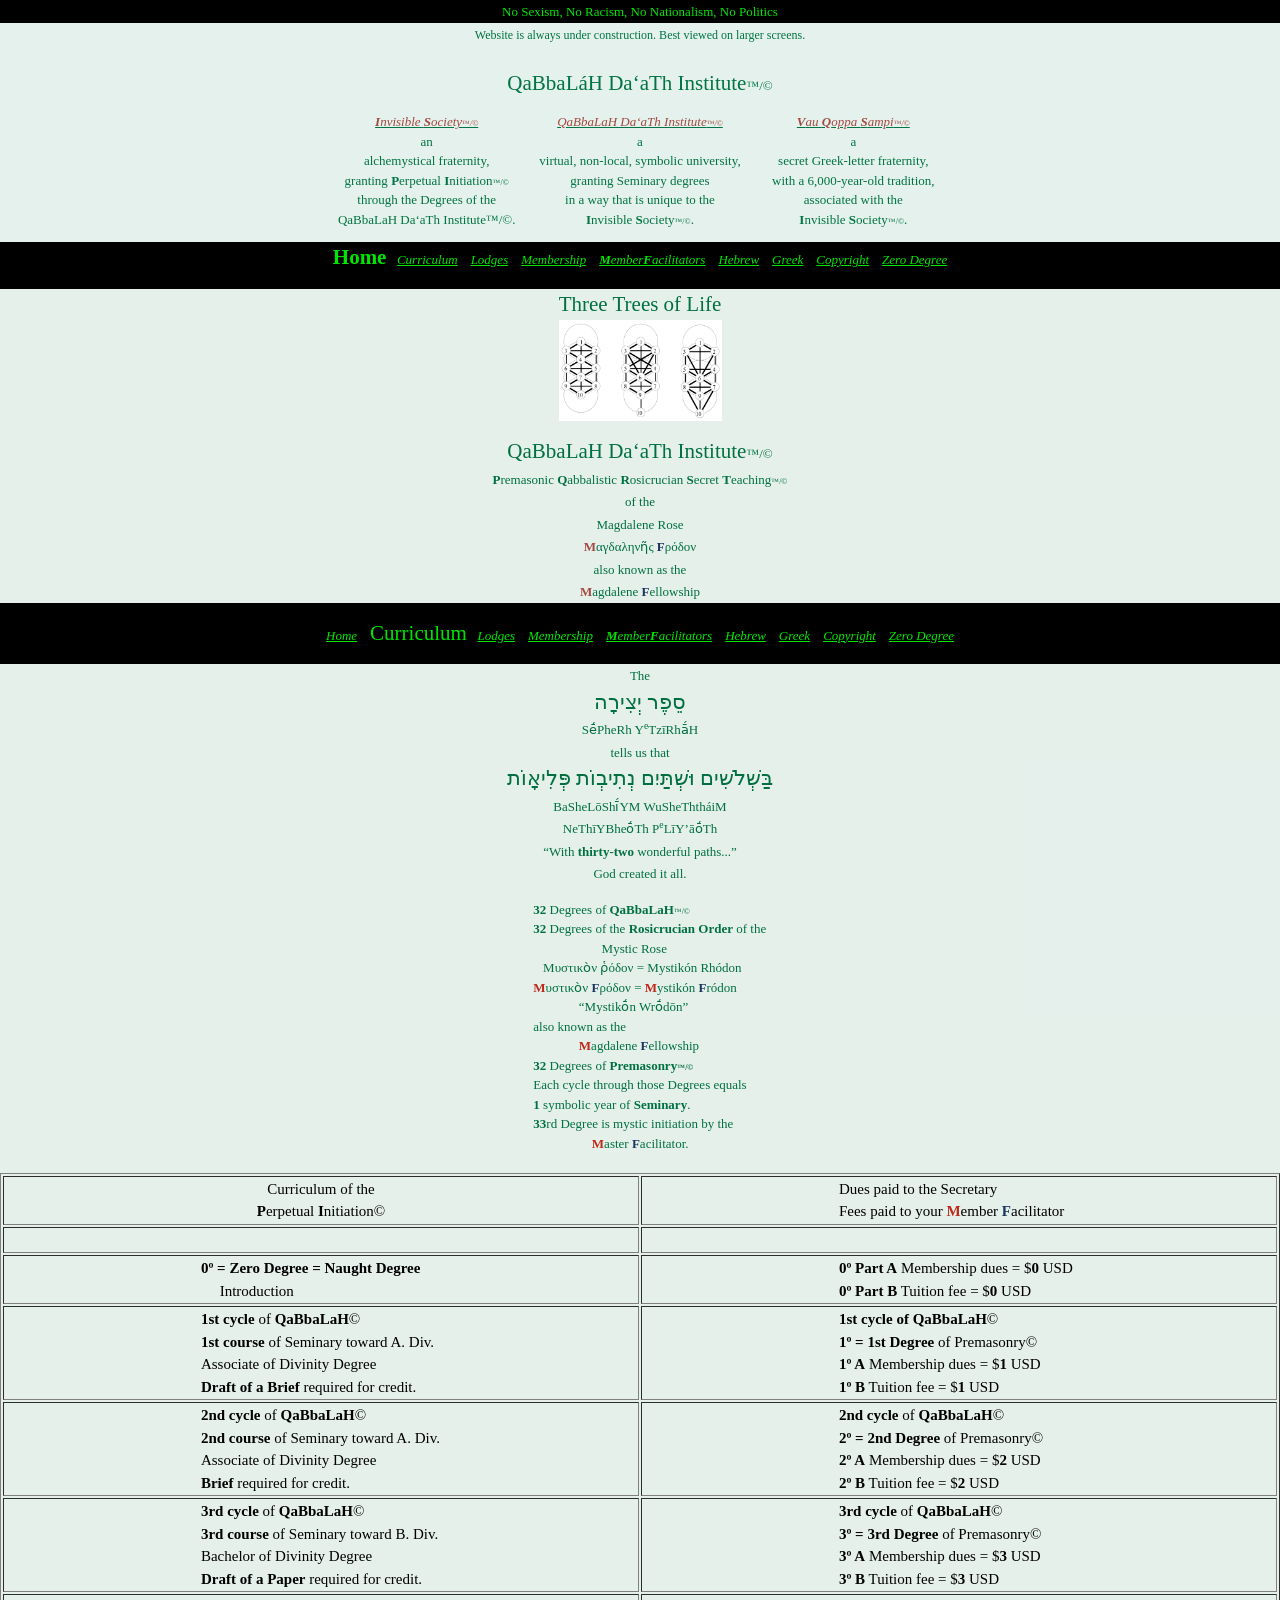
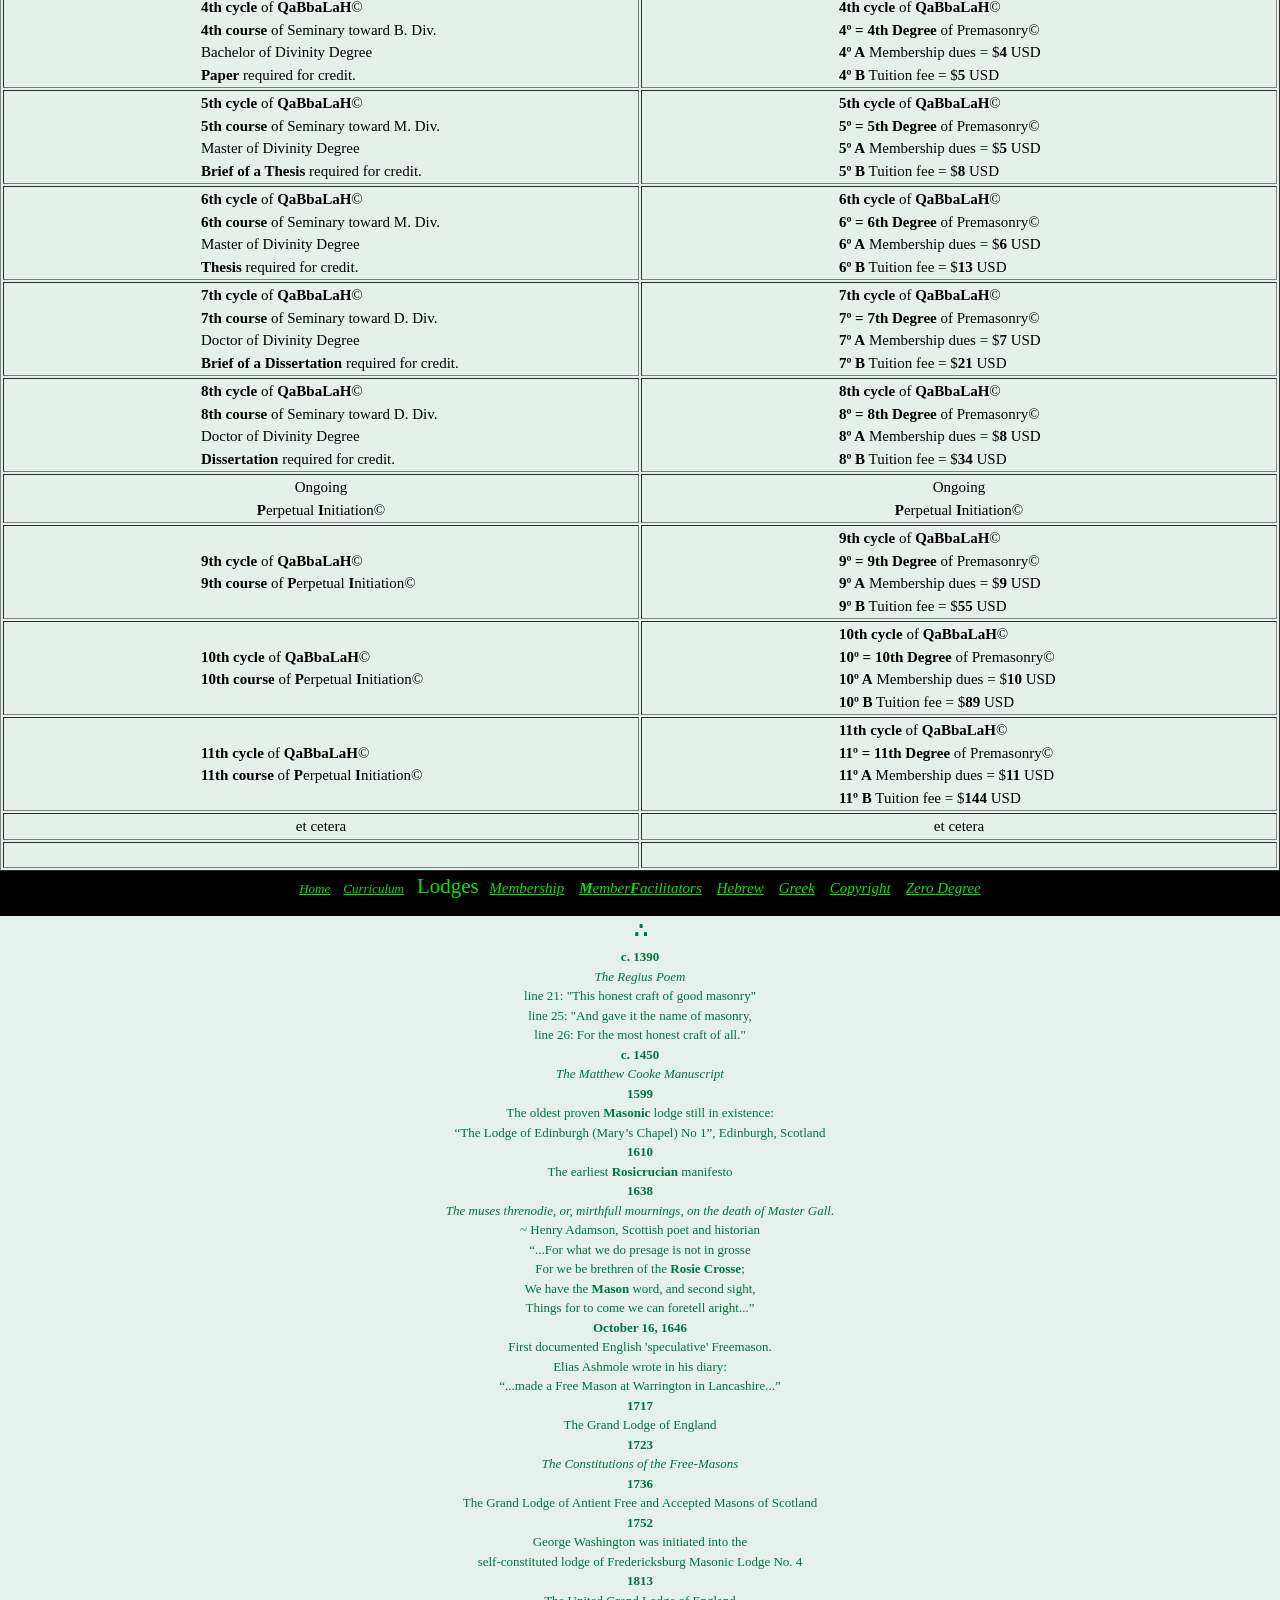
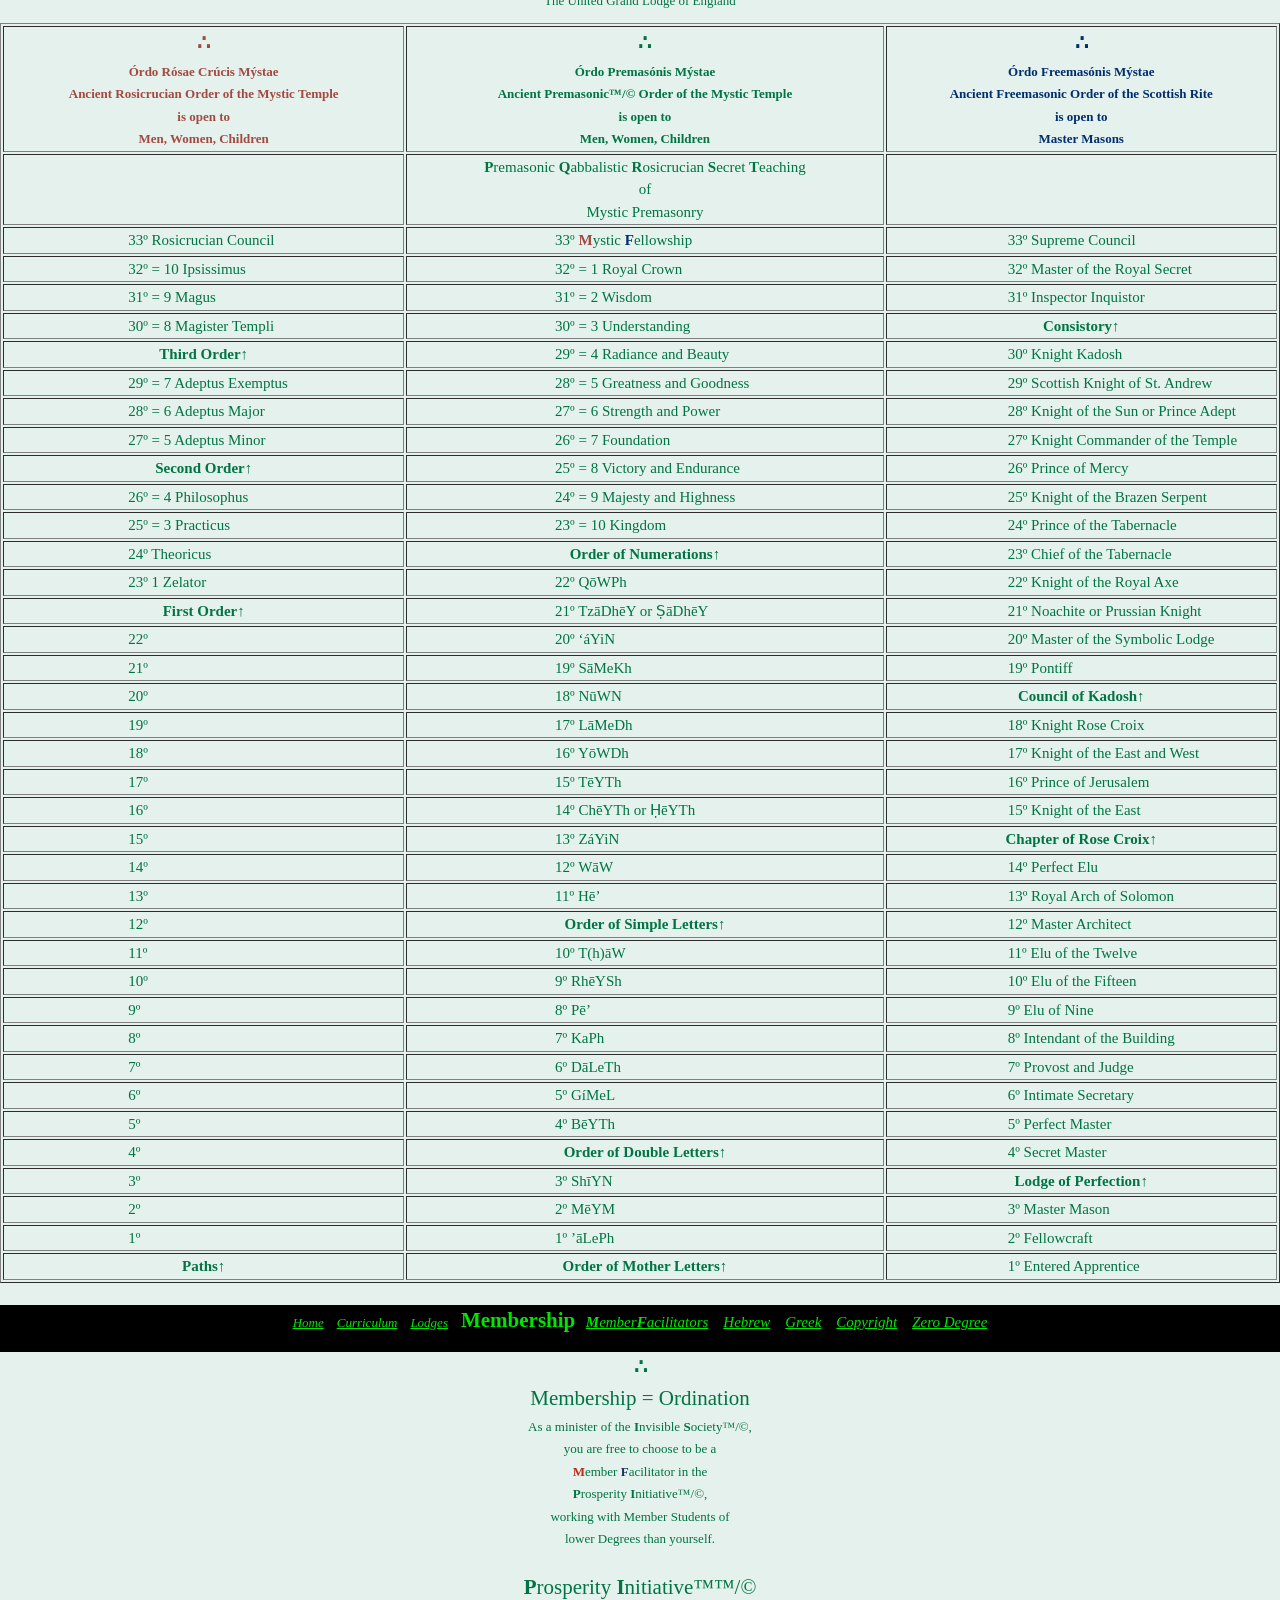
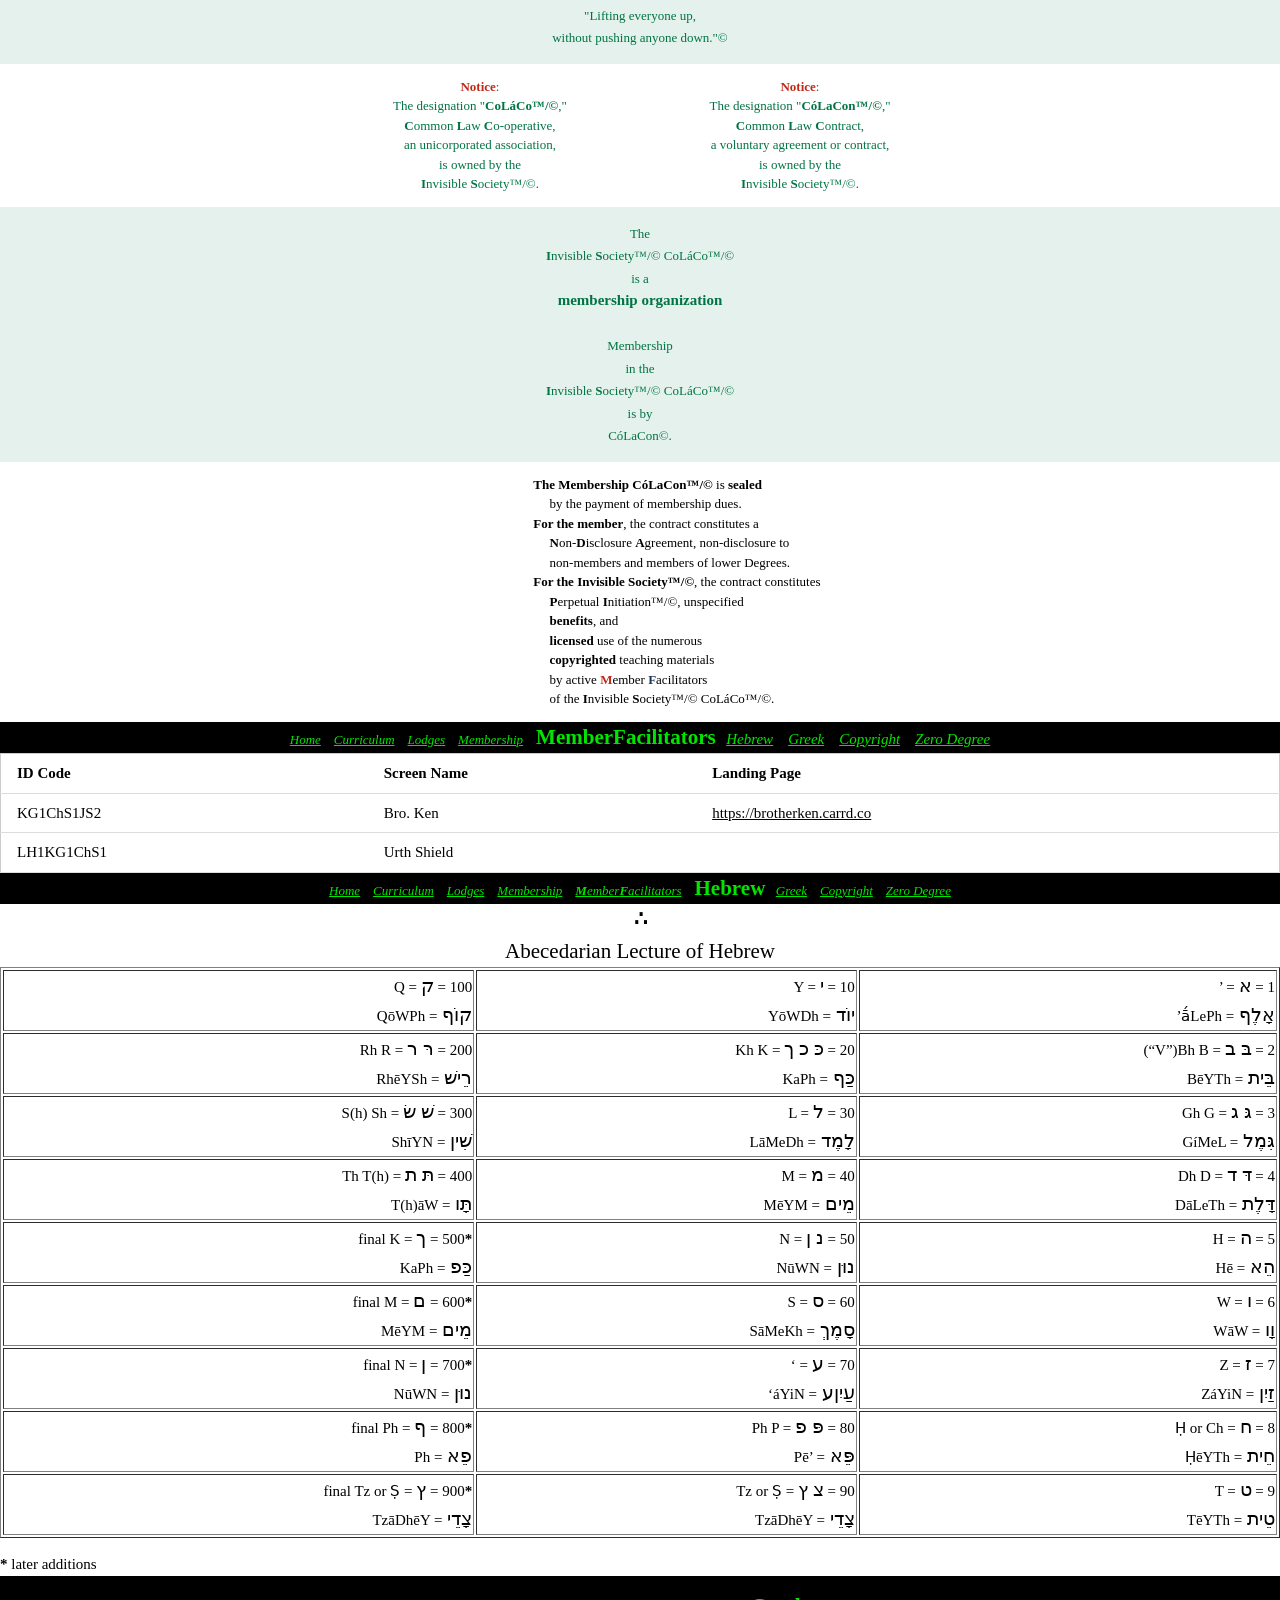
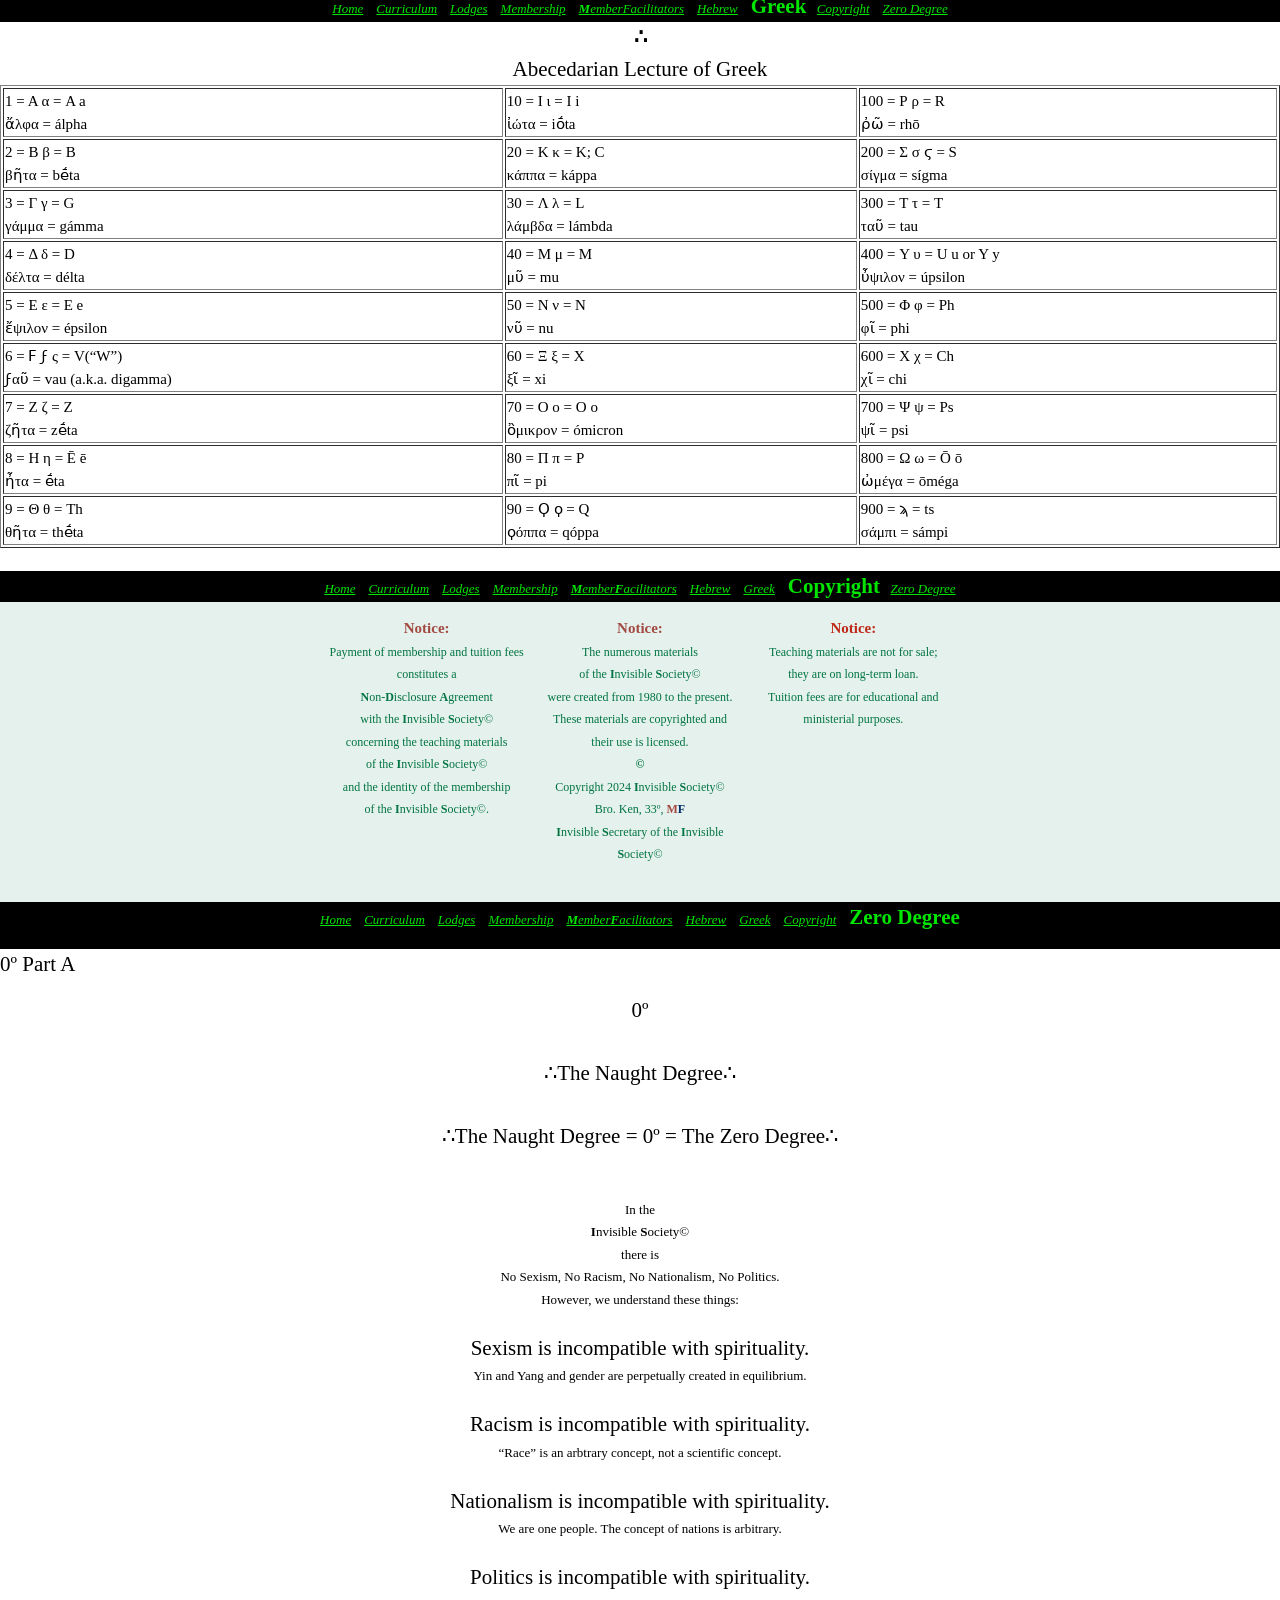
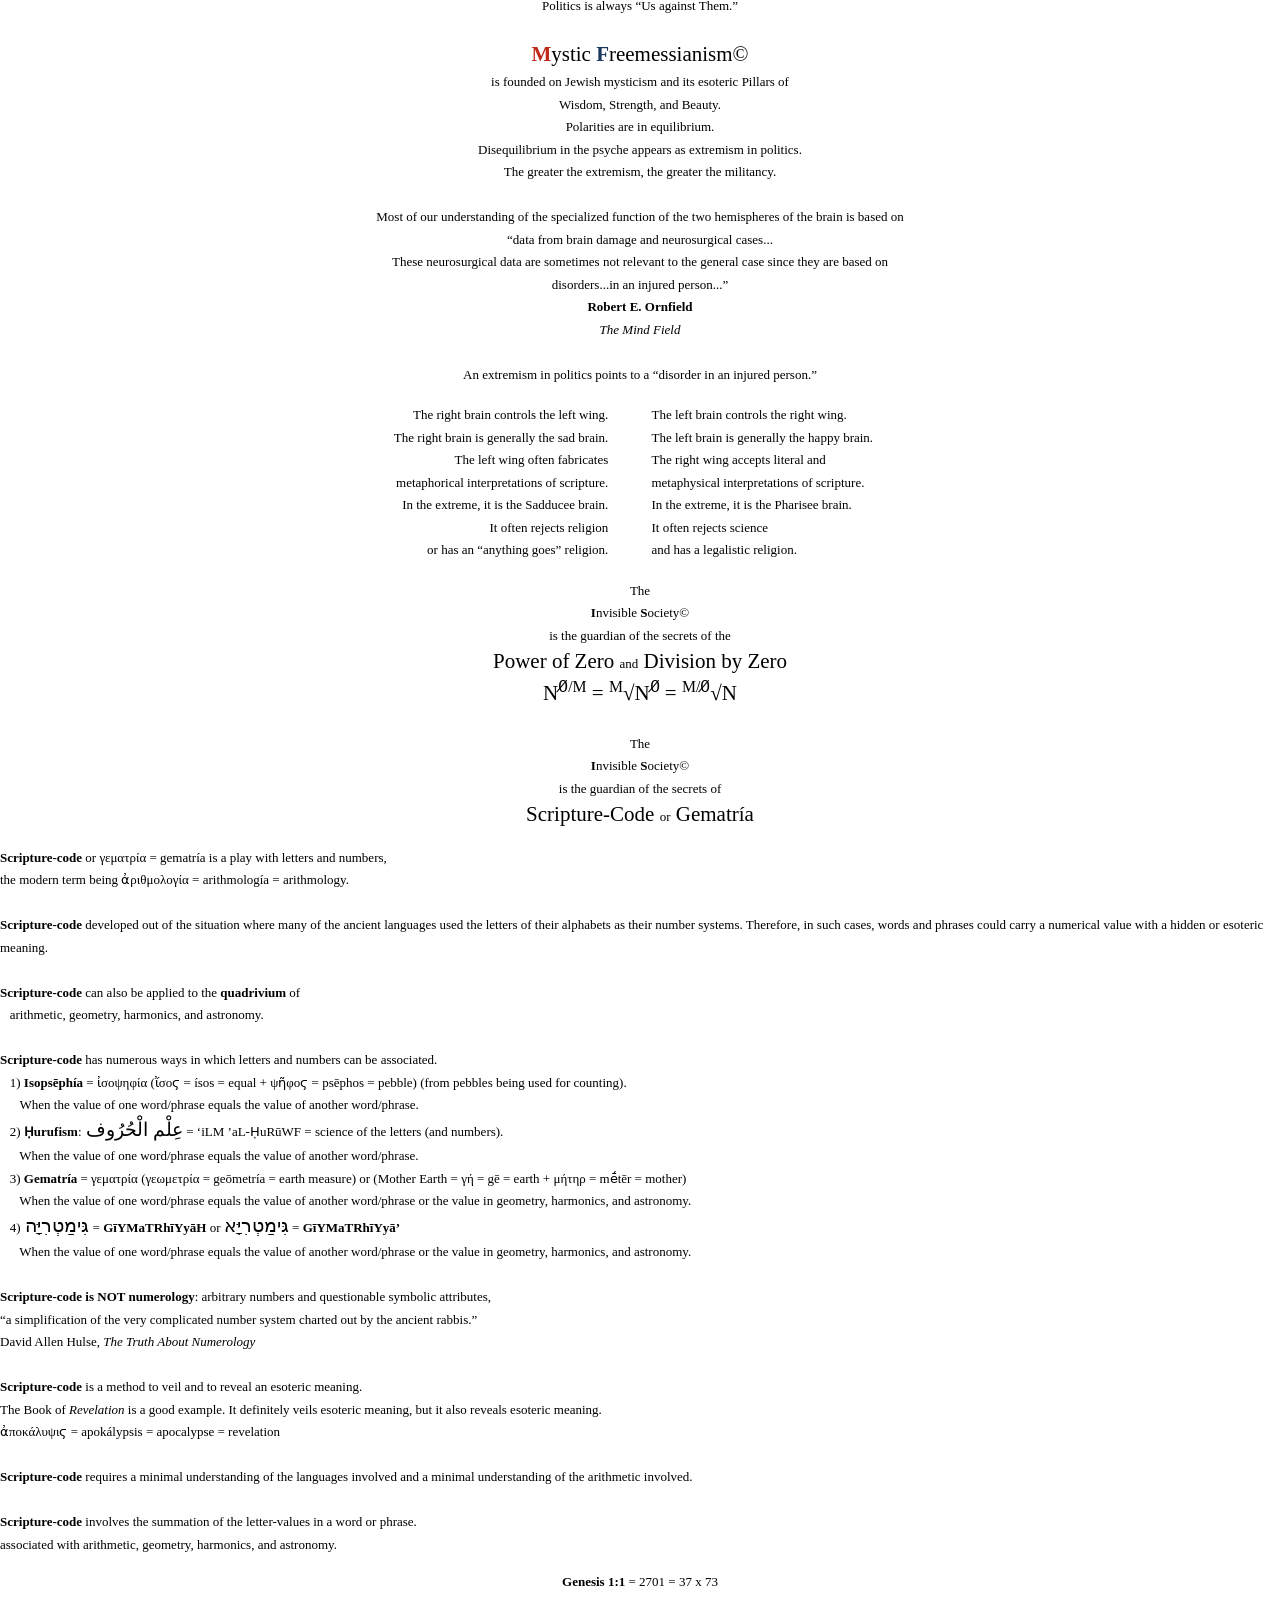
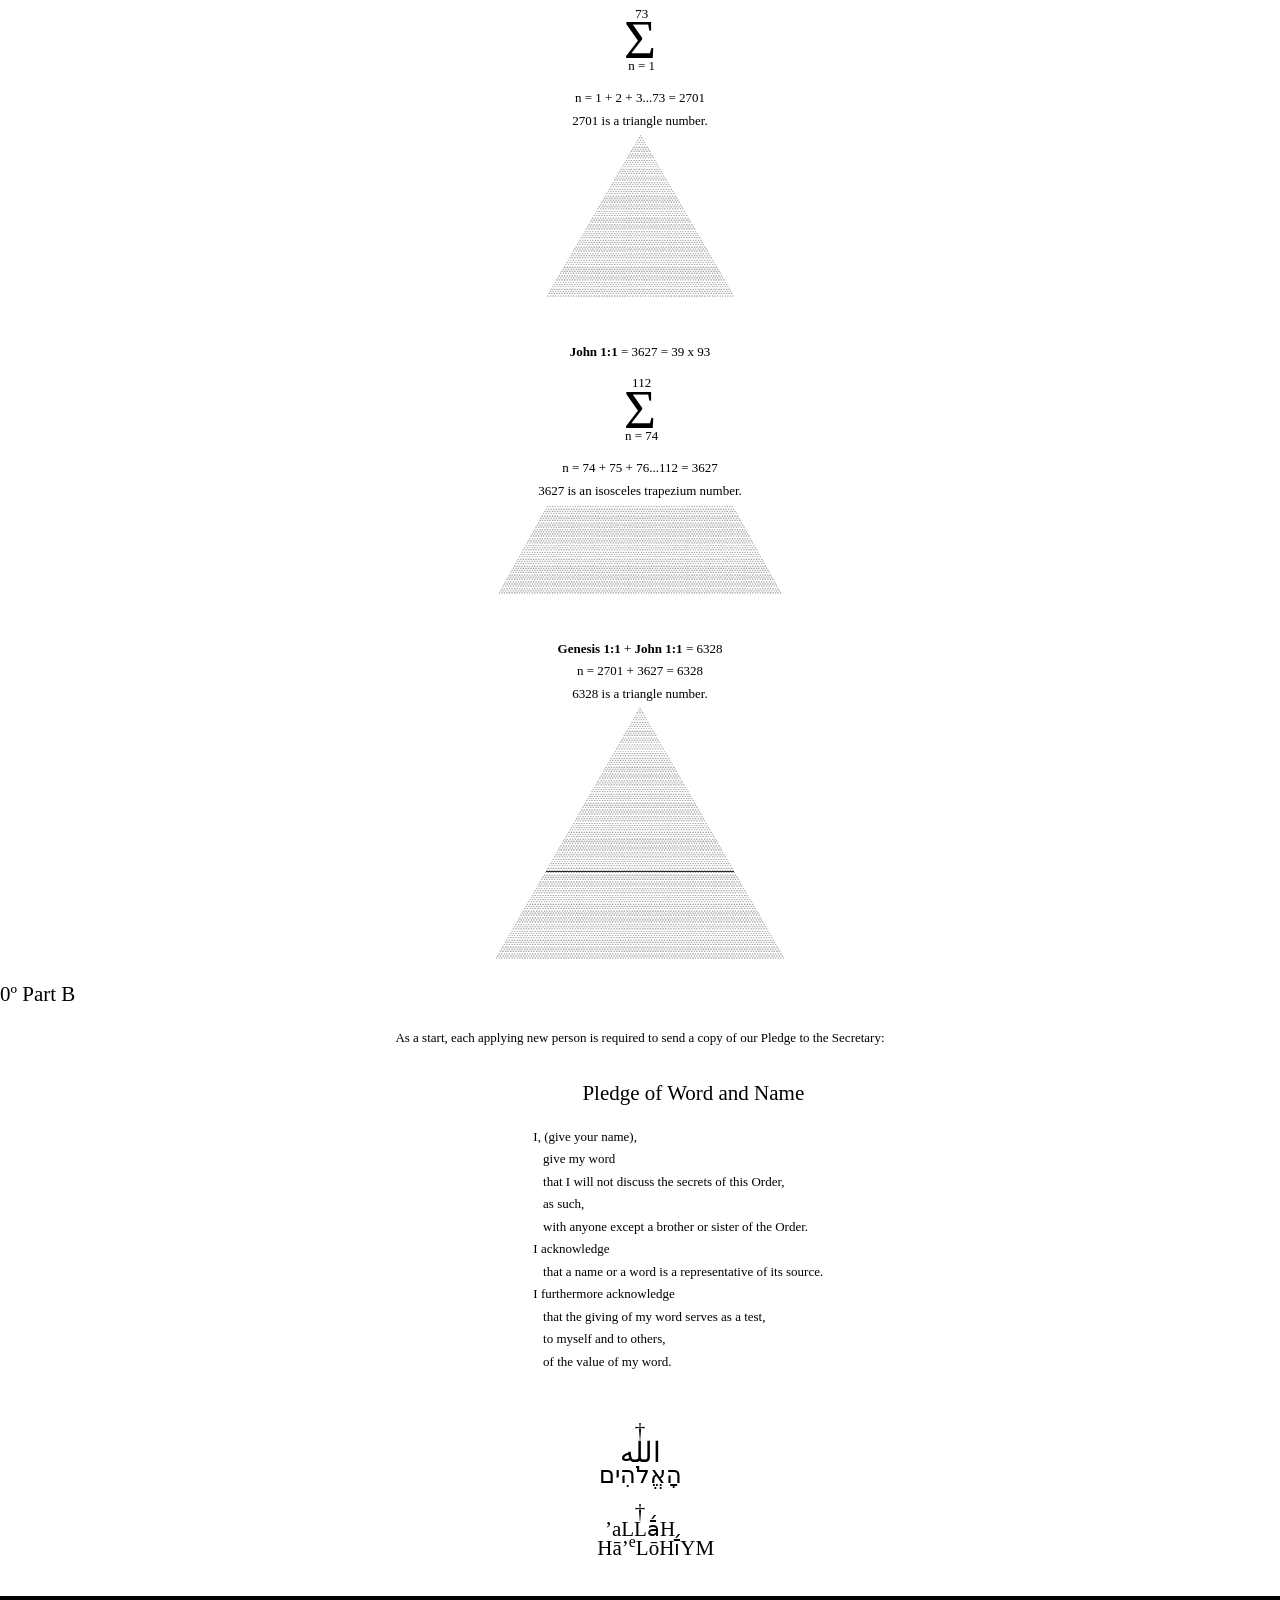
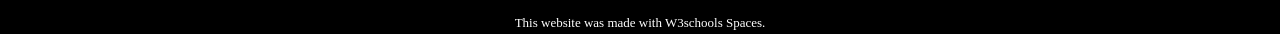
<file: live-public-verified-20261107/qabbalahinstitute.w3spaces.com/index.html>
<!DOCTYPE html>
<html>
<!--Head Section-->
   <head>
      <title>W3.CSS Template</title>
      <meta charset="UTF-8">
   <!--"viewport" makes the website look good on all devices and screen resolutions-->
      <meta name="viewport" content="width=device-width, initial-scale=1">
      <link rel="stylesheet" href="https://www.w3schools.com/w3css/4/w3.css">
      <link rel="stylesheet" href="https://fonts.googleapis.com/css?family=Montserrat">
      <link rel="stylesheet" href="https://cdnjs.cloudflare.com/ajax/libs/font-awesome/4.7.0/css/font-awesome.min.css">
    <!--.p1 for circumflex in Greek: span class="p1"-->
      <style>body, h1,h2,h3,h4,h5,h6 {font-family: "Times New Roman"} .p1 {font-family: "Arial Unicode MS"} p.small {line-height:0.75} p.big {line-height:1.4} p.tiny {line-height:0.1}</style>
   </head>
<!--End of Head Section-->

<!--Body Section-->
   <body class="w3-black">

<!--black divider-->
      <div class="w3-padding-8 w3-center"><!--class-->
         <span style="color: rgba(0,255,0,0.9)"><!--green 77-->
         <span style="font-size:13px">
         No Sexism, No Racism, No Nationalism, No Politics
         </span>
      </div><!--end of class-->
<!--end of black divider-->

<!--Header-->
      <header>
      <div class="w3-container-fluid w3-padding-8 w3-center w3-white">
      <div style="background-color: rgba(0,116,68,0.1)"><!--background-->
         <span style="color:rgb(0,116,68)"><!--green-->
         <span style="font-size:12px">
         Website is always under construction. Best viewed on larger screens.<br /><br />
         </span><!--end 12-->
         <span style="font-size:21px">
         QaBbaLáH Da‘aTh Institute<span style="font-size:13px">™/©</span><br />
         </span><!--end 21-->

         <div class="w3-row">
         <!--col1--><div class="w3-col m3 l3 w3-center"> 
                   &nbsp;<br />
         <!--end col1--></div>
         <!--col2--><div class="w3-col m2 l2 w3-center">
            <p style="text-align:center; font-size:13px">
               <a href="https://invisiblesociety.w3spaces.com/"><span style="color: rgb(162,74,66)"><i><b>I</b>nvisible <b>S</b>ociety<span style="font-size:8px">™/©</span></i></span></a><br />
               an<br />
               alchemystical fraternity,<br />
               granting <b>P</b>erpetual <b>I</b>nitiation<span style="font-size:8px">™/©</span><br />
               through the Degrees of the<br />
               QaBbaLaH Da‘aTh Institute&trade;/©.
            </p>
         <!--end col2--></div>
         <!--col3--><div class="w3-col m2 l2 w3-center">
            <p style="text-align:center; font-size:13px">
               <a href="https://qabbalahinstitute.w3spaces.com/"><span style="color: rgb(162,74,66)"><i>QaBbaLaH Da‘aTh Institute<span style="font-size:8px">™/©</span></i></span></a><br />
               a<br />
               virtual, non-local, symbolic university,<br />
               granting Seminary degrees<br />
               in a way that is unique to the<br />
               <b>I</b>nvisible <b>S</b>ociety<span style="font-size:8px">™/©</span>.
            </p>
         <!--end col3--></div>
         <!--col4--><div class="w3-col m2 l2 w3-center">
            <p style="text-align:center; font-size:13px">
               <a href="https://vauqoppasampi.w3spaces.com/"><span style="color: rgb(162,74,66)"><i><b>V</b>au <b>Q</b>oppa <b>S</b>ampi<span style="font-size:8px">™/©</span></i></span></a><br />
               a<br />
               secret Greek-letter fraternity,<br />
               with a 6,000-year-old tradition,<br />
               associated with the<br />
               <b>I</b>nvisible <b>S</b>ociety<span style="font-size:8px">™/©</span>.
            </p>
         <!--end col4--></div>
         <!--col5--><div class="w3-col m3 l3 w3-center">
               &nbsp;<br />
         <!--end col5--></div>
         </div><!--end div class row-->

            </span><!--end green-->
         </div><!--end background-->
         </div><!--end container-->
      </header><!--end of class-->
<!--end of title container-->

<!--black divider-->
      <div class="w3-padding-8 w3-center" id="home"><!--class-->
         <span style="color: rgba(0,255,0,0.9)"><!--green 77-->
         <span style="font-size:13px">
            <span style="font-size:21px">
            <b>Home</b>&nbsp;
            </span><!--end of 21-->
            <a href="#curriculum"><i>Curriculum</i></a>&nbsp;&nbsp;&nbsp;
            <a href="#lodges"><i>Lodges</i></a>&nbsp;&nbsp;&nbsp;
            <a href="#membership"><i>Membership</i></a>&nbsp;&nbsp;&nbsp;
            <a href="#members"><i><b>M</b>ember<b>F</b>acilitators</i></a>&nbsp;&nbsp;&nbsp;
            <a href="#hebrew"><i>Hebrew</i></a>&nbsp;&nbsp;&nbsp;
            <a href="#greek"><i>Greek</i></a>&nbsp;&nbsp;&nbsp;
            <a href="#copyright"><i>Copyright</i></a>&nbsp;&nbsp;&nbsp;
            <a href="#zerodegree"><i>Zero Degree</i></a>
         </span><!--end 13-->
         </span><!--end green-->
      </div><!--end of class-->
<!--end of black divider-->

<!--Home Container-->
      <div class="w3-container-fluid w3-padding-8 w3-center w3-white"><!--class-->
      <div style="background-color: rgba(0,112,65,0.1)"><!--background-->
         <span style="color:rgb(0,112,65)"><!--green-->

         <p style="text-align:center">
            <span style="font-size:21px">
            Three Trees of Life<br />
<img src="TreeOfLifeThree.png" width="163px" height=101" alt="Three Trees of Life">
            </span><!--end 21-->
         </p><!--end center-->

         <p style="text-align:center"><!--center-->
            <span style="font-size:21px">
            QaBbaLaH Da‘aTh Institute<span style="font-size:13px">&trade;/©</span><br />
            </span><!--end of 21-->
            <span style="font-size:13px">
            <b>P</b>remasonic <b>Q</b>abbalistic <b>R</b>osicrucian <b>S</b>ecret <b>T</b>eaching<span style="font-size:8px">&trade;/©</span><br />
            of the<br />
            Magdalene Rose<br />
            <span style="color: rgb(162,74,66)"><b>M</b></span>αγδαληνῆς <span style="color: rgb(27,54,93)"><b>F</b></span>ρόδον<br />
            also known as the<br />
            <span style="color: rgb(162,74,66)"><b>M</b></span>agdalene <span style="color: rgb(27,54,93)"><b>F</b></span>ellowship
         </p><!--end of center-->
         </span><!--end green-->
      </div><!--end background-->
      </div><!--end of class-->
<!--End of Home Container-->

<!--black divider-->
      <div class="w3-padding-8 w3-center" ID="curriculum"><!--class-->
         <span style="color: rgba(0,255,0,0.9)"><!--green 77-->
            <span style="font-size:13px">
            <a href="#"><i>Home</i></a>&nbsp;&nbsp;&nbsp;
            </span><!--end 13-->
            <span style="font-size:21px">
            Curriculum&nbsp;
            </span><!--end of 21px-->
            <span style="font-size:13px">
            <a href="#lodges"><i>Lodges</i></a>&nbsp;&nbsp;&nbsp;
            <a href="#membership"><i>Membership</i></a>&nbsp;&nbsp;&nbsp;
            <a href="#members"><i><b>M</b>ember<b>F</b>acilitators</i></a>&nbsp;&nbsp;&nbsp;
            <a href="#hebrew"><i>Hebrew</i></a>&nbsp;&nbsp;&nbsp;
            <a href="#greek"><i>Greek</i></a>&nbsp;&nbsp;&nbsp;
            <a href="#copyright"><i>Copyright</i></a>&nbsp;&nbsp;&nbsp;
            <a href="#zerodegree"><i>Zero Degree</i></a>
            </span><!--end of 13-->
         </span><!--end green-->
      </div><!--end div class-->
<!--end of black divider-->

<!--Curriculum container-->
      <div class="w3-container-fluid w3-padding-8 w3-center w3-white"><!--container class-->
      <div style="background-color: rgba(0,112,65,0.1)"><!--background-->
         <span style="color:rgb(0,112,65)"><!--green-->
         <p style="text-align:center"><!--center-->
            <span style="font-size:13px">
            The<br />
               <span style="font-size:21px">
                סֵפֶר יְצִירָה<br />
               </span><!--end of 21px-->
            SḗPheRh Y<sup>e</sup>TzīRhā́H<br />
            tells us that<br />
               <span style="font-size:21px">
                בַּשְׁלֹשִׁים וּשְׁתַּיִם נְתִיבְוֹת פְּלִיאָוֹת<br />
               </span><!--end of 21px-->
            BaSheLōShī́YM WuSheThtháiM<br />
            NeThīYBheṓTh P<sup>e</sup>LīY’āṓTh<br />
            “With <b>thirty-two</b> wonderful paths...”<br />
            God created it all.
            </span><!--end of 13px-->
         </p><!--end of center-->
         </span><!--end green-->
  

         <div class="w3-row w3-white; background-color: rgba(0,112,65,0.1);"><!--row class-->
            <span style="color:rgb(0,112,65)"><!--green-->
            <span style="font-size:13px"><!--13 for row-->
            <!--col1-->
            <div class="w3-col s2 m5 l5 w3-left-align"><!--col1 class-->
            &nbsp;
            </div>
            <!--end of col1 class-->
            <!--col2-->
            <div class="w3-col s9 m4 l4 w3-left-align"><!--col2 class-->
            <B>32</b> Degrees of <b>QaBbaLaH</b><span style="font-size:8px">&trade;/©</span><br />
            <b>32</b> Degrees of the <b>Rosicrucian Order</b> of the<br />
            &nbsp;&nbsp;&nbsp;&nbsp;&nbsp;&nbsp;&nbsp;&nbsp;&nbsp;&nbsp;&nbsp;&nbsp;&nbsp;&nbsp;&nbsp;&nbsp;&nbsp;&nbsp;&nbsp;&nbsp;&nbsp;Mystic Rose<br />
            &nbsp;&nbsp;&nbsp;Mυστικὸν ῥόδον = Mystikón Rhódon<br />
            <span style="color: rgba(191,41,26,1.0)"><b>M</b></span>υστικὸν <span style="color: rgb(27,54,93)"><b>F</b></span>ρόδον = <span style="color: rgba(191,41,26,1.0)"><b>M</b></span>ystikón <span style="color: rgb(27,54,93)"><b>F</b></span>ródon<br />
            &nbsp;&nbsp;&nbsp;&nbsp;&nbsp;&nbsp;&nbsp;&nbsp;&nbsp;&nbsp;&nbsp;&nbsp;&nbsp;&nbsp;“Mystikṓn Wrṓdōn”<br />
            also known as the<br />
            &nbsp;&nbsp;&nbsp;&nbsp;&nbsp;&nbsp;&nbsp;&nbsp;&nbsp;&nbsp;&nbsp;&nbsp;&nbsp;&nbsp;<span style="color: rgba(191,41,26,1.0)"><b>M</b></span>agdalene <span style="color: rgb(27,54,93)"><b>F</b></span>ellowship<br />
            <b>32</b> Degrees of <b>Premasonry<span style="font-size:8px">&trade;/©</span></b><br />
            Each cycle through those Degrees equals<br />
            <b>1</b> symbolic year of <b>Seminary</b>.<br />
            <b>33</b>rd Degree is mystic initiation by the <br />
            &nbsp;&nbsp;&nbsp;&nbsp;&nbsp;&nbsp;&nbsp;&nbsp;&nbsp;&nbsp;&nbsp;&nbsp;&nbsp;&nbsp;&nbsp;&nbsp;&nbsp;&nbsp;<span style="color: rgba(191,41,26,1.0)"><b>M</b></span>aster <span style="color: rgb(27,54,93)"><b>F</b></span>acilitator.<br /><br />
            </div>
            <!--end of col2-->
            <!--col3-->
            <div class="w3-col s1 m3 l3 w3-left-align"><!--col3 class-->
            &nbsp;
            </div>
            <!--end of col3-->
            </span><!--end green-->
         </div><!--end of row class-->

         <table width="100%" border="1"><!--table-->
            <tr><!--title row-->
               <td width="50%">Curriculum of the<br /><!--data-->
               <b>P</b>erpetual <b>I</b>nitiation©</td><!--end data-->
               <td style="text-align:left">&nbsp;<span style="float:right; width:69%">Dues paid to the Secretary<br /><!--data-->
               Fees paid to your <span style="color: rgba(191,41,26,1.0)"><b>M</b></span>ember <span style="color: rgb(27,54,93)"><b>F</b></span>acilitator</td><!--end data-->
            </tr><!--end title row-->
            <tr><!--empty row-->
               <td>&nbsp;</td>
               <td>&nbsp;</td>
            </tr><!--end of empty row-->
            <tr><!--row0-->
               <td style="text-align:left">&nbsp;<span style="float:right; width:69%"><!--data-->
               ​<b>0º = Zero Degree = Naught Degree</b><br />
               &nbsp;&nbsp;&nbsp;&nbsp;&nbsp;Introduction
               </td>
               <td style="text-align:left">&nbsp;<span style="float:right; width:69%">
               <b>0º Part A</b> Membership dues = $<b>0</b> USD<br />
               <b>0º Part B</b> Tuition fee = $<b>0</b> USD
               </td><!--end data-->
            </tr><!--end of row0-->
            <tr><!--row1-->
               <td style="text-align:left">&nbsp;<span style="float:right; width:69%">
               <b>1st cycle</b> of <b>QaBbaLaH</b>©<br />
               <b>1st course</b> of Seminary toward A. Div.<br />
               Associate of Divinity Degree<br />
               <b>Draft of a Brief</b> required for credit.
               </td>
               <td style="text-align:left">&nbsp;<span style="float:right; width:69%">
               <b>1st cycle of QaBbaLaH</b>©<br />
               <b>1º = 1st Degree</b> of Premasonry©<br />
               <b>1º A</b> Membership dues = $<b>1</b> USD<br />
               <b>1º B</b> Tuition fee = $<b>1</b> USD
               </td>
            </tr><!--end of row1-->
            <tr><!--row2-->
               <td style="text-align:left">&nbsp;<span style="float:right; width:69%">
               <b>2nd cycle</b> of <b>QaBbaLaH</b>©<br />
               <b>2nd course</b> of Seminary toward A. Div.<br />
               Associate of Divinity Degree<br />
               <b>Brief</b> required for credit.
               </td>
               <td style="text-align:left">&nbsp;<span style="float:right; width:69%">
               <b>2nd cycle</b> of <b>QaBbaLaH</b>©<br />
               <b>2º = 2nd Degree</b> of Premasonry©<br />
               <b>2º A</b> Membership dues = $<b>2</b> USD<br />
               <b>2º B</b> Tuition fee = $<b>2</b> USD
               </td>
            </tr><!--end of row2-->
            <tr><!--row3-->
               <td style="text-align:left">&nbsp;<span style="float:right; width:69%">
               <b>3rd cycle</b> of <b>QaBbaLaH</b>©<br />
               <b>3rd course</b> of Seminary toward B. Div.<br />
               Bachelor of Divinity Degree<br />
               <b>Draft of a Paper</b> required for credit.
               </td>
               <td style="text-align:left">&nbsp;<span style="float:right; width:69%">
               <b>3rd cycle</b> of <b>QaBbaLaH</b>©<br />
               <b>3º = 3rd Degree</b> of Premasonry©<br />
               <b>3º A</b> Membership dues = $<b>3</b> USD<br />
               <b>3º B</b> Tuition fee = $<b>3</b> USD
               </td>
            </tr><!--end of row3-->
            <tr><!--row4-->
               <td style="text-align:left">&nbsp;<span style="float:right; width:69%">
               <b>4th cycle</b> of <b>QaBbaLaH</b>©<br />
               <b>4th course</b> of Seminary toward B. Div.<br />
               Bachelor of Divinity Degree<br />
               <b>Paper</b> required for credit.
               </td>
               <td style="text-align:left">&nbsp;<span style="float:right; width:69%">
               <b>4th cycle</b> of <b>QaBbaLaH</b>©<br />
               <b>4º = 4th Degree</b> of Premasonry©<br />
               <b>4º A</b> Membership dues = $<b>4</b> USD<br />
               <b>4º B</b> Tuition fee = $<b>5</b> USD
               </td>
            </tr><!--end of row4-->
            <tr><!--row5-->
               <td style="text-align:left">&nbsp;<span style="float:right; width:69%">
               <b>5th cycle</b> of <b>QaBbaLaH</b>©<br />
               <b>5th course</b> of Seminary toward M. Div.<br />
               Master of Divinity Degree<br />
               <b>Brief of a Thesis</b> required for credit.
               </td>
               <td style="text-align:left">&nbsp;<span style="float:right; width:69%">
               <b>5th cycle</b> of <b>QaBbaLaH</b>©<br />
               <b>5º = 5th Degree</b> of Premasonry©<br />
               <b>5º A</b> Membership dues = $<b>5</b> USD<br />
               <b>5º B</b> Tuition fee = $<b>8</b> USD
               </td>
            </tr><!--end of row5-->
            <tr><!--row6-->
               <td style="text-align:left">&nbsp;<span style="float:right; width:69%">
               <b>6th cycle</b> of <b>QaBbaLaH</b>©<br />
               <b>6th course</b> of Seminary toward M. Div.<br />
               Master of Divinity Degree<br />
               <b>Thesis</b> required for credit.
               </td>
               <td style="text-align:left">&nbsp;<span style="float:right; width:69%">
               <b>6th cycle</b> of <b>QaBbaLaH</b>©<br />
               <b>6º = 6th Degree</b> of Premasonry©<br />
               <b>6º A</b> Membership dues = $<b>6</b> USD<br />
               <b>6º B</b> Tuition fee = $<b>13</b> USD
               </td>
            </tr><!--end of row6-->
            <tr><!--row7-->
               <td style="text-align:left">&nbsp;<span style="float:right; width:69%">
               <b>7th cycle</b> of <b>QaBbaLaH</b>©<br />
               <b>7th course</b> of Seminary toward D. Div.<br />
               Doctor of Divinity Degree<br />
               <b>Brief of a Dissertation</b> required for credit.
               </td>
               <td style="text-align:left">&nbsp;<span style="float:right; width:69%">
               <b>7th cycle</b> of <b>QaBbaLaH</b>©<br />
               <b>7º = 7th Degree</b> of Premasonry©<br />
               <b>7º A</b> Membership dues = $<b>7</b> USD<br />
               <b>7º B</b> Tuition fee = $<b>21</b> USD
               </td>
            </tr><!--end of row7-->
            <tr><!--row8-->
               <td style="text-align:left">&nbsp;<span style="float:right; width:69%">
               <b>8th cycle</b> of <b>QaBbaLaH</b>©<br />
               <b>8th course</b> of Seminary toward D. Div.<br />
               Doctor of Divinity Degree<br />
               <b>Dissertation</b> required for credit.
               </td>
               <td style="text-align:left">&nbsp;<span style="float:right; width:69%">
               <b>8th cycle</b> of <b>QaBbaLaH</b>©<br />
               <b>8º = 8th Degree</b> of Premasonry©<br />
               <b>8º A</b> Membership dues = $<b>8</b> USD<br />
               <b>8º B</b> Tuition fee = $<b>34</b> USD
               </td>
            </tr><!--end of row8-->
            <tr><!--rowPerpetual-->
               <td>Ongoing<br />
               <b>P</b>erpetual <b>I</b>nitiation©</td>
               <td>Ongoing<br />
               <b>P</b>erpetual <b>I</b>nitiation©</td>
            </tr><!--end of rowPerpetual-->
            <tr><!--row9-->
               <td style="text-align:left">&nbsp;<span style="float:right; width:69%">
               <b>9th cycle</b> of <b>QaBbaLaH</b>©<br />
               <b>9th course</b> of <b>P</b>erpetual <b>I</b>nitiation©
               </td>
               <td style="text-align:left">&nbsp;<span style="float:right; width:69%">
               <b>9th cycle</b> of <b>QaBbaLaH</b>©<br />
               <b>9º = 9th Degree</b> of Premasonry©<br />
               <b>9º A</b> Membership dues = $<b>9</b> USD<br />
               <b>9º B</b> Tuition fee = $<b>55</b> USD
               </td>
            </tr><!--end of row9-->
            <tr><!--row10-->
               <td style="text-align:left">&nbsp;<span style="float:right; width:69%">
               <b>10th cycle</b> of <b>QaBbaLaH</b>©<br />
               <b>10th course</b> of <b>P</b>erpetual <b>I</b>nitiation©
               </td>
               <td style="text-align:left">&nbsp;<span style="float:right; width:69%">
               <b>10th cycle</b> of <b>QaBbaLaH</b>©<br />
               <b>10º = 10th Degree</b> of Premasonry©<br />
               <b>10º A</b> Membership dues = $<b>10</b> USD<br />
               <b>10º B</b> Tuition fee = $<b>89</b> USD
               </td>
            </tr><!--end of row10-->
            <tr><!--row11-->
               <td style="text-align:left">&nbsp;<span style="float:right; width:69%">
               <b>11th cycle</b> of <b>QaBbaLaH</b>©<br />
               <b>11th course</b> of <b>P</b>erpetual <b>I</b>nitiation©
               </td>
               <td style="text-align:left">&nbsp;<span style="float:right; width:69%">
               <b>11th cycle</b> of <b>QaBbaLaH</b>©<br />
               <b>11º = 11th Degree</b> of Premasonry©<br />
               <b>11º A</b> Membership dues = $<b>11</b> USD<br />
               <b>11º B</b> Tuition fee = $<b>144</b> USD
               </td>
            </tr><!--end of row11-->
            <tr><!--row etc-->
               <td>et cetera</td>
               <td>et cetera</td>
            </tr><!--end of row etc-->
            <tr>
               <td>&nbsp;</td>
               <td>&nbsp;</td>
            </tr>
         </table><!--end of table-->

         </span><!--end green-->
      </div><!--end background-->
      </div><!--end class-->
<!--End Curriculum Container-->

<!--black divider-->
      <div class="w3-padding-8 w3-center" ID="lodges"><!--class-->
         <span style="color: rgba(0,255,0,0.9)"><!--green 77-->
            <span style="font-size:13px">
            <a href="#"><i>Home</i></a>&nbsp;&nbsp;&nbsp;
            <a href="#curriculum"><i>Curriculum</i></a>&nbsp;&nbsp;&nbsp;
            </span><!--end 13-->
            <span style="font-size:21px">
            Lodges&nbsp;
            </span><!--end of 21-->
            <a href="#membership"><i>Membership</i></a>&nbsp;&nbsp;&nbsp;
            <a href="#members"><i><b>M</b>ember<b>F</b>acilitators</i></a>&nbsp;&nbsp;&nbsp;
            <a href="#hebrew"><i>Hebrew</i></a>&nbsp;&nbsp;&nbsp;
            <a href="#greek"><i>Greek</i></a>&nbsp;&nbsp;&nbsp;
            <a href="#copyright"><i>Copyright</i></a>&nbsp;&nbsp;&nbsp;
            <a href="#zerodegree"><i>Zero Degree</i></a>
            </span><!--end of 13-->
         </span><!--end green-->
      </div><!--end div class-->
<!--end of black divider-->

<!--Lodges container-->
      <div class="w3-container-fluid w3-padding-8 w3-center w3-white"><!--container class-->
      <div style="background-color: rgba(0,116,68,0.1)"><!--background-->
         <span style="color:rgb(0,116,68)"><!--green-->
         <p style="text-align:center; font-size:13px"><!--center 13-->
            <span style="font-size:21px">
            <b>∴</b><br />
            </span><!--end 21-->
            <b>c. 1390</b><br />
            <i>The Regius Poem</i><br />
            line 21: "This honest craft of good masonry"<br />
            line 25: "And gave it the name of masonry,<br />
            line 26: For the most honest craft of all."<br />
            <b>c. 1450</b><br />
            <i>The Matthew Cooke Manuscript</i><br />
            <b>1599</b><br />
            The oldest proven <b>Masonic</b> lodge still in existence:<br />
            “The Lodge of Edinburgh (Mary’s Chapel) No 1”, Edinburgh, Scotland<br />
            <b>1610</b><br />
            The earliest <b>Rosicrucian</b> manifesto<br />
            <b>1638</b><br />
            <i>The muses threnodie, or, mirthfull mournings, on the death of Master Gall.</i><br />
            ~ Henry Adamson, Scottish poet and historian<br />
            “...For what we do presage is not in grosse<br />
            For we be brethren of the <b>Rosie Crosse</b>;<br />
            We have the <b>Mason</b> word, and second sight,<br />
            Things for to come we can foretell aright...”<br />
            <b>October 16, 1646</b><br />
            First documented English 'speculative' Freemason.<br />
            Elias Ashmole wrote in his diary:<br />
            “...made a Free Mason at Warrington in Lancashire...”<br />
            <b>1717</b><br />
            The Grand Lodge of England<br />
            <b>1723</b><br />
            <i>The Constitutions of the Free-Masons</i><br />
            <b>1736</b><br />
            The Grand Lodge of Antient Free and Accepted Masons of Scotland<br />
            <b>1752</b><br />
            George Washington was initiated into the<br />
            self-constituted lodge of Fredericksburg Masonic Lodge No. 4<br />
             <b>1813</b><br />
            The United Grand Lodge of England
         </p><!--end of center 13-->

         <table width="100%" border="1"><!--table-->
            <thead><!--title head-->
            <th><span style="color: rgb(162, 74, 66)"><span style="font-size:21px"><b>∴</b></span><!--end 21--><br />
               <span style="font-size:13px">Órdo Rósae Crúcis Mýstae<br />Ancient Rosicrucian Order of the Mystic Temple<br />is open to<br />Men, Women, Children</span><!--end 13--></span><!--end red--></th>
            <th><span style="font-size:21px"><span style="color: rgb(0, 116, 68)"><b>∴</b></span></span><!--end red--><br />
               <span style="font-size:13px">Órdo Premasónis Mýstae<br />Ancient Premasonic&trade;/© Order of the Mystic Temple<br />is open to<br />Men, Women, Children</span></div></th>
            <th><span style="color: rgb(0,45,109)"><span style="font-size:21px"><b>∴</b></span><!--end 21--><br />
               <span style="font-size:13px">Órdo Freemasónis Mýstae<br />Ancient Freemasonic Order of the Scottish Rite<br />is open to<br />Master Masons</span><!--end blue--></th>
            </thead><!--end of title head-->
            <tr><!--subtitle row-->
               <td>&nbsp;</td>
               <td><b>P</b>remasonic <b>Q</b>abbalistic <b>R</b>osicrucian <b>S</b>ecret <b>T</b>eaching<br />
               of<br />
               Mystic Premasonry</td>
               <td>&nbsp;</td>
            </tr><!--end of subtitle row-->
            <tr><!--row33-->
               <td style="text-align:left">&nbsp;<span style="float:right; width:69%">33º Rosicrucian Council</span></td>
               <td style="text-align:left">&nbsp;<span style="float:right; width:69%">33º <span style="color: rgb(162, 74, 66)"><b>M</b></span>ystic <span style="color: rgb(0,45,109)"><b>F</b></span>ellowship</span></td>
               <td style="text-align:left">&nbsp;<span style="float:right; width:69%">33º Supreme Council</span></td>
            </tr><!--end of row33-->
            <tr>
               <td style="text-align:left">&nbsp;<span style="float:right; width:69%">32º = 10 Ipsissimus</span></td>
               <td style="text-align:left">&nbsp;<span style="float:right; width:69%">32º = 1 Royal Crown</span></td>
               <td style="text-align:left">&nbsp;<span style="float:right; width:69%">32º Master of the Royal Secret</span></td>
            </tr>
            <tr>
               <td style="text-align:left">&nbsp;<span style="float:right; width:69%">31º = 9 Magus</span></td>
               <td style="text-align:left">&nbsp;<span style="float:right; width:69%">31º = 2 Wisdom</span></td>
               <td style="text-align:left">&nbsp;<span style="float:right; width:69%">31º Inspector Inquistor</span></td>
            </tr>
            <tr>
               <td style="text-align:left">&nbsp;<span style="float:right; width:69%">30º = 8 Magister Templi</span></td>
               <td style="text-align:left">&nbsp;<span style="float:right; width:69%">30º = 3 Understanding</span></td>
               <td><b>Consistory↑</b></td>
            </tr>
            <tr>
               <td><b>Third Order↑</b></td>
               <td style="text-align:left">&nbsp;<span style="float:right; width:69%">29º = 4 Radiance and Beauty</span></td>
               <td style="text-align:left">&nbsp;<span style="float:right; width:69%">30º Knight Kadosh</span></td>
            </tr>
            <tr>
               <td style="text-align:left">&nbsp;<span style="float:right; width:69%">29º = 7 Adeptus Exemptus</span></td>
               <td style="text-align:left">&nbsp;<span style="float:right; width:69%">28º = 5 Greatness and Goodness</span></td>
               <td style="text-align:left">&nbsp;<span style="float:right; width:69%">29º Scottish Knight of St. Andrew</span></td>
            </tr>
            <tr>
               <td style="text-align:left">&nbsp;<span style="float:right; width:69%">28º = 6 Adeptus Major</span></td>
               <td style="text-align:left">&nbsp;<span style="float:right; width:69%">27º = 6 Strength and Power</span></td>
               <td style="text-align:left">&nbsp;<span style="float:right; width:69%">28º Knight of the Sun or Prince Adept</span></td>
            </tr>
         <tr>
            <td style="text-align:left">&nbsp;<span style="float:right; width:69%">27º = 5 Adeptus Minor</span></td>
            <td style="text-align:left">&nbsp;<span style="float:right; width:69%">26º = 7 Foundation</td>
            <td style="text-align:left">&nbsp;<span style="float:right; width:69%">27º Knight Commander of the Temple</span></td>
         </tr>
         <tr>
            <td><b>Second Order↑</b></td>
            <td style="text-align:left">&nbsp;<span style="float:right; width:69%">25º = 8 Victory and Endurance</span></td>
            <td style="text-align:left">&nbsp;<span style="float:right; width:69%">26º Prince of Mercy</span></td>
         </tr>
         <tr>
            <td style="text-align:left">&nbsp;<span style="float:right; width:69%">26º = 4 Philosophus</span></td>
            <td style="text-align:left">&nbsp;<span style="float:right; width:69%">24º = 9 Majesty and Highness</span></td>
            <td style="text-align:left">&nbsp;<span style="float:right; width:69%">25º Knight of the Brazen Serpent</span></td>
         </tr>
         <tr>
            <td style="text-align:left">&nbsp;<span style="float:right; width:69%">25º = 3 Practicus</span></td>
            <td style="text-align:left">&nbsp;<span style="float:right; width:69%">23º = 10 Kingdom</span></td>
            <td style="text-align:left">&nbsp;<span style="float:right; width:69%">24º Prince of the Tabernacle</span></td>
         </tr>
         <tr>
            <td style="text-align:left">&nbsp;<span style="float:right; width:69%">24º Theoricus</span></td>
            <td><b>Order of Numerations↑</b></td>
            <td style="text-align:left">&nbsp;<span style="float:right; width:69%">23º Chief of the Tabernacle</span></td>
         </tr>
         <tr>
            <td style="text-align:left">&nbsp;<span style="float:right; width:69%">23º 1 Zelator</span></td>
            <td style="text-align:left">&nbsp;<span style="float:right; width:69%">22º QōWPh</span></td>
            <td style="text-align:left">&nbsp;<span style="float:right; width:69%">22º Knight of the Royal Axe</span></td>
         </tr>
         <tr>
            <td><b>First Order↑</b></td>
            <td style="text-align:left">&nbsp;<span style="float:right; width:69%">21º TzāDhēY or ṢāDhēY</span></td>
            <td style="text-align:left">&nbsp;<span style="float:right; width:69%">21º Noachite or Prussian Knight</span></td>
         </tr>
         <tr>
            <td style="text-align:left">&nbsp;<span style="float:right; width:69%">22º</span></td>
            <td style="text-align:left">&nbsp;<span style="float:right; width:69%">20º ‘áYiN</span></td>
            <td style="text-align:left">&nbsp;<span style="float:right; width:69%">20º Master of the Symbolic Lodge</span></td>
         </tr>
         <tr>
            <td style="text-align:left">&nbsp;<span style="float:right; width:69%">21º</span></td>
            <td style="text-align:left">&nbsp;<span style="float:right; width:69%">19º SāMeKh</span></td>
            <td style="text-align:left">&nbsp;<span style="float:right; width:69%">19º Pontiff</span></td>
         </tr>
         <tr>
            <td style="text-align:left">&nbsp;<span style="float:right; width:69%">20º</span></td>
            <td style="text-align:left">&nbsp;<span style="float:right; width:69%">18º NūWN</span></td>
            <td><b>Council of Kadosh↑</b></td>
         </tr>
         <tr>
            <td style="text-align:left">&nbsp;<span style="float:right; width:69%">19º</span></td>
            <td style="text-align:left">&nbsp;<span style="float:right; width:69%">17º LāMeDh</span></td>
            <td style="text-align:left">&nbsp;<span style="float:right; width:69%">18º Knight Rose Croix</span></td>
         </tr>
         <tr>
            <td style="text-align:left">&nbsp;<span style="float:right; width:69%">18º</span></td>
            <td style="text-align:left">&nbsp;<span style="float:right; width:69%">16º YōWDh</span></td>
            <td style="text-align:left">&nbsp;<span style="float:right; width:69%">17º Knight of the East and West</span></td>
         </tr>
         <tr>
            <td style="text-align:left">&nbsp;<span style="float:right; width:69%">17º</span></td>
            <td style="text-align:left">&nbsp;<span style="float:right; width:69%">15º TēYTh</span></td>
            <td style="text-align:left">&nbsp;<span style="float:right; width:69%">16º Prince of Jerusalem</span></td>
         </tr>
         <tr>
            <td style="text-align:left">&nbsp;<span style="float:right; width:69%">16º</span></td>
            <td style="text-align:left">&nbsp;<span style="float:right; width:69%">14º ChēYTh or ḤēYTh</span></td>
            <td style="text-align:left">&nbsp;<span style="float:right; width:69%">15º Knight of the East</span></td>
         </tr>
         <tr>
            <td style="text-align:left">&nbsp;<span style="float:right; width:69%">15º</span></td>
            <td style="text-align:left">&nbsp;<span style="float:right; width:69%">13º ZáYiN</span></td>
            <td><b>Chapter of Rose Croix↑</b></td>
         </tr>
         <tr>
            <td style="text-align:left">&nbsp;<span style="float:right; width:69%">14º</span></td>
            <td style="text-align:left">&nbsp;<span style="float:right; width:69%">12º WāW</span></td>
            <td style="text-align:left">&nbsp;<span style="float:right; width:69%">14º Perfect Elu</span></td>
         </tr>
         <tr>
            <td style="text-align:left">&nbsp;<span style="float:right; width:69%">13º</span></td>
            <td style="text-align:left">&nbsp;<span style="float:right; width:69%">11º Hē’</span></td>
            <td style="text-align:left">&nbsp;<span style="float:right; width:69%">13º Royal Arch of Solomon</span></td>
         </tr>
         <tr>
            <td style="text-align:left">&nbsp;<span style="float:right; width:69%">12º</span></td>
            <td><b>Order of Simple Letters↑</b></td>
            <td style="text-align:left">&nbsp;<span style="float:right; width:69%">12º Master Architect</span></td>
         </tr>
         <tr>
            <td style="text-align:left">&nbsp;<span style="float:right; width:69%">11º</span></td>
            <td style="text-align:left">&nbsp;<span style="float:right; width:69%">10º T(h)āW</span></td>
            <td style="text-align:left">&nbsp;<span style="float:right; width:69%">11º Elu of the Twelve</span></td>
         </tr>
         <tr>
            <td style="text-align:left">&nbsp;<span style="float:right; width:69%">10º</span></td>
            <td style="text-align:left">&nbsp;<span style="float:right; width:69%">9º RhēYSh</span></td>
            <td style="text-align:left">&nbsp;<span style="float:right; width:69%">10º Elu of the Fifteen</span></td>
         </tr>
         <tr>
            <td style="text-align:left">&nbsp;<span style="float:right; width:69%">9º</span></td>
            <td style="text-align:left">&nbsp;<span style="float:right; width:69%">8º Pē’</span></td>
            <td style="text-align:left">&nbsp;<span style="float:right; width:69%">9º Elu of Nine</span></td>
         </tr>
         <tr>
            <td style="text-align:left">&nbsp;<span style="float:right; width:69%">8º</span></td>
            <td style="text-align:left">&nbsp;<span style="float:right; width:69%">7º KaPh</span></td>
            <td style="text-align:left">&nbsp;<span style="float:right; width:69%">8º Intendant of the Building</span></td>
         </tr>
         <tr>
            <td style="text-align:left">&nbsp;<span style="float:right; width:69%">7º</span></td>
            <td style="text-align:left">&nbsp;<span style="float:right; width:69%">6º DāLeTh</span></td>
            <td style="text-align:left">&nbsp;<span style="float:right; width:69%">7º Provost and Judge</span></td>
         </tr>
         <tr>
            <td style="text-align:left">&nbsp;<span style="float:right; width:69%">6º</span></td>
            <td style="text-align:left">&nbsp;<span style="float:right; width:69%">5º GíMeL</span></td>
            <td style="text-align:left">&nbsp;<span style="float:right; width:69%">6º Intimate Secretary</span></td>
         </tr>
         <tr>
            <td style="text-align:left">&nbsp;<span style="float:right; width:69%">5º</span></td>
            <td style="text-align:left">&nbsp;<span style="float:right; width:69%">4º BēYTh</span></td>
            <td style="text-align:left">&nbsp;<span style="float:right; width:69%">5º Perfect Master</span></td>
         </tr>
         <tr>
            <td style="text-align:left">&nbsp;<span style="float:right; width:69%">4º</span></td>
            <td><b>Order of Double Letters↑</b></td>
            <td style="text-align:left">&nbsp;<span style="float:right; width:69%">4º Secret Master</span></td>
         </tr>
         <tr>
            <td style="text-align:left">&nbsp;<span style="float:right; width:69%">3º</span></td>
            <td style="text-align:left">&nbsp;<span style="float:right; width:69%">3º ShīYN</span></td>
            <td><b>Lodge of Perfection↑</b></td>
         </tr>
         <tr>
            <td style="text-align:left">&nbsp;<span style="float:right; width:69%">2º</span></td>
            <td style="text-align:left">&nbsp;<span style="float:right; width:69%">2º MēYM</span></td>
            <td style="text-align:left">&nbsp;<span style="float:right; width:69%">3º Master Mason</span></td>
         </tr>
         <tr>
            <td style="text-align:left">&nbsp;<span style="float:right; width:69%">1º</span></td>
            <td style="text-align:left">&nbsp;<span style="float:right; width:69%">1º ’āLePh</span></td>
            <td style="text-align:left">&nbsp;<span style="float:right; width:69%">2º Fellowcraft</span></td>
         </tr>
         <tr>
            <td><b>Paths↑</b></td>
            <td><b>Order of Mother Letters↑</b></td>
            <td style="text-align:left">&nbsp;<span style="float:right; width:69%">1º Entered Apprentice</span></td>
         </tr>
         </table><!--end of table-->
         &nbsp;
         </span><!--end green-->
      </div><!--end background-->
      </div><!--end of container class-->
<!--end of Lodges container-->

<!--black divider-->
      <div class="w3-padding-8 w3-center" id="membership"><!--class-->
         <span style="color: rgba(0,255,0,0.9)"><!--green 77-->
            <span style="font-size:13px">
            <a href="#"><i>Home</i></a>&nbsp;&nbsp;&nbsp;
            <a href="#curriculum"><i>Curriculum</i></a>&nbsp;&nbsp;&nbsp;
            <a href="#lodges"><i>Lodges</i></a>&nbsp;&nbsp;&nbsp;
            </span><!--end 13-->
            <span style="font-size:21px">
            <b>Membership</b>&nbsp;
            </span><!--end 21-->
            <a href="#members"><i><b>M</b>ember<b>F</b>acilitators</i></a>&nbsp;&nbsp;&nbsp;
            <a href="#hebrew"><i>Hebrew</i></a>&nbsp;&nbsp;&nbsp;
            <a href="#greek"><i>Greek</i></a>&nbsp;&nbsp;&nbsp;
            <a href="#copyright"><i>Copyright</i></a>&nbsp;&nbsp;&nbsp;
            <a href="#zerodegree"><i>Zero Degree</i></a>
            </span><!--end 13-->
         </span><!--end green-->
      </div><!--end of class-->
<!--end of black divider-->

<!--Membership container-->
      <div class="w3-container-fluid w3-padding-8 w3-center w3-white"><!--container class-->
      <div style="background-color: rgba(0,116,68,0.1)"><!--background-->
         <span style="color:rgb(0,116,68)"><!--green-->

         <p style="text-align:center"><!--center-->
            <span style="font-size:21px">
            <b>∴</b><br />
            Membership = Ordination<br />
            </span>
            <span style="font-size:13px">
            As a minister of the <b>I</b>nvisible <b>S</b>ociety&trade;/©,<br />
            you are free to choose to be a<br />
            <span style="color: rgba(191,41,26,1.0)"><b>M</b></span>ember <span style="color: rgb(27,54,93)"><b>F</b></span>acilitator in the<br />
            <b>P</b>rosperity <b>I</b>nitiative&trade;/©​,​<br />
            working with Member Students of<br />
            lower Degrees than yourself.<br /><br />
            <span style="font-size:21px">
            <b>P</b>rosperity <b>I</b>nitiative&trade;™/©​<br />
            </span>
            <span style="font-size:13px">
            "Lifting everyone up,<br />
            without pushing anyone down."©​
            </span>
           </span>
         </p><!--end of center-->

         <div class="w3-row w3-white"><!--row class-->
         <div style="background-color: rgba(0,116,68,0.1)"><!--background-->
         <span style="color:rgb(0,116,68)"><!--green-->
            <span style="font-size:13px"><!--13-->
            <!--col1-->
            <div class="w3-col s1 m3 l3 w3-center-align"><!--col class-->
               &nbsp;
            </div><!--end of col class-->
            <!--end of col1-->
            <!--col2-->
            <div class="w3-col s5 m3 l3 w3-center-align"><!--col class-->
               <p style="text-align:center">
               <span style="color: rgba(191,41,26,1.0)"><b>Notice</b></span>:<br />
               The designation "<b>CoLáCo&trade;/©</b>,"<br />
               <b>C</b>ommon <b>L</b>aw <b>C</b>o​-operative,<br /> 
               an unicorporated association,<br />
               is owned by the<br />
               <b>I</b>nvisible <b>S</b>ociety&trade;/©.<br />
               </p>
            </div><!--end of col class-->
            <!--end of col2-->
            <!--col3-->
            <div class="w3-col s5 m3 l3 w3-center-align"><!--col class-->
               <p style="text-align:center">
               <span style="color: rgba(191,41,26,1.0)"><b>Notice</b></span>:<br />
               The designation "<b>CóLaCon&trade;/©</b>,"<br />
               <b>C</b>ommon <b>L</b>aw <b>C</b>ontract,<br />
               a voluntary agreement or contract,<br />
               is owned by the<br />
               <b>I</b>nvisible <b>S</b>ociety&trade;/©.<br />
               </p>
            </div><!--end of col class-->
            <!--end of col3-->
            <!--col4-->
            <div class="w3-col s1 m3 l3 w3-center-align"><!--col class-->
               &nbsp;
            </div><!--end of col class-->
            <!--end of col4-->
            </span><!--end of 13px-->
         </span><!--end green-->
         </div><!--end background-->
         </div><!--end of row class-->

         <p style="text-align:center"><!--center-->
            <span style="font-size:13px"><!--13-->
            The<br />
            <b>I</b>nvisible <b>S</b>ociety™/© CoLáCo™/©<br />
            ​is a<br />
               <span style="font-size:15px"><!--15-->
               <b>membership organization</b><br /><br />
               </span><!--end 15-->
            Membership<br />
            in the<br />
            <b>I</b>nvisible <b>S</b>ociety™/© CoLáCo™/©<br />
            is by<br />
            CóLaCon©.
            </span><!--end 13-->
         </p><!--end of center-->

         <div class="w3-row w3-white"><!--row class-->
            <span style="font-size:13px"><!--13-->
            <!--col1-->
            <div class="w3-col s1 m5 l5 w3-left-align"><!--col class-->
            &nbsp;
            </div><!--end of col class-->
            <!--end of col1-->
            <!--col2-->
            <div class="w3-col s10 m3 l3 w3-left-align"><!--col class-->
            <p style="text-align:left"><!--left-->
            <b>The Membership CóLaCon&trade;/©</b> is <b>sealed</b>​<br />
            &nbsp;&nbsp;&nbsp;&nbsp;&nbsp;by the payment of membership dues.​<br />
            <b>For the member</b>, the contract constitutes a​<br />
            &nbsp;&nbsp;&nbsp;&nbsp;&nbsp;<b>N</b>on-<b>D</b>isclosure <b>A</b>greement, non-disclosure to<br />
            &nbsp;&nbsp;&nbsp;&nbsp;&nbsp;non-members and members of lower Degrees.​<br />
            <b>For the Invisible Society™/©</b>, the contract constitutes​<br />
            &nbsp;&nbsp;&nbsp;&nbsp;&nbsp;<b>P</b>erpetual <b>I</b>nitiation™/©, unspecified<br />
            &nbsp;&nbsp;&nbsp;&nbsp;&nbsp;<b>benefits</b>, and<br />
            &nbsp;&nbsp;&nbsp;&nbsp;&nbsp;<b>licensed</b> use of the numerous<br />
            &nbsp;&nbsp;&nbsp;&nbsp;&nbsp;<b>copyrighted</b> teaching materials<br />
            &nbsp;&nbsp;&nbsp;&nbsp;&nbsp;by active <span style="color: rgba(191,41,26,1.0)"><b>M</b></span>ember <span style="color: rgb(27,54,93)"><b>F</b></span>acilitators<br />
            &nbsp;&nbsp;&nbsp;&nbsp;&nbsp;of the <b>I</b>nvisible <b>S</b>ociety™/© CoLáCo™/©.
            </p><!--end of left-->
            </div><!--end of col class-->
            <!--end of col2-->
            <!--col3-->
            <div class="w3-col s1 m4 l4 w3-left-align"><!--col class-->
            &nbsp;
            </div><!--end of col class-->
            <!--end of col3-->
            </span><!--end of 13-->
         </div><!--end of row class-->

         </span><!--end green-->
      </div><!--end background-->
      </div><!--end of container class-->
<!--end of Membership container-->

<!--black divider-->
      <div class="w3-padding-8 w3-center" id="members"><!--class-->
         <span style="color: rgba(0,255,0,0.9)"><!--green 77-->
         <span style="font-size:13px">
         <a href="#"><i>Home</i></a>&nbsp;&nbsp;&nbsp;
         <a href="#curriculum"><i>Curriculum</i></a>&nbsp;&nbsp;&nbsp;
         <a href="#lodges"><i>Lodges</i></a>&nbsp;&nbsp;&nbsp;
         <a href="#membership"><i>Membership</i></a>&nbsp;&nbsp;&nbsp;
         </span><!--end 13-->
         <span style="font-size:21px">
         <b>MemberFacilitators</b>&nbsp;
         </span><!--end 21-->
         <a href="#hebrew"><i>Hebrew</i></a>&nbsp;&nbsp;&nbsp;
         <a href="#greek"><i>Greek</i></a>&nbsp;&nbsp;&nbsp;
         <a href="#copyright"><i>Copyright</i></a>&nbsp;&nbsp;&nbsp;
         <a href="#zerodegree"><i>Zero Degree</i></a>
         </span><!--end 13-->
         </span><!--end green-->
      </div><!--end class-->
<!--end of black divider-->

<!--MemberFacilitators container-->
      <div class="w3-container-fluid w3-padding-8 w3-center w3-white"><!--container class-->
      <div style="background-color: rgba(0,116,68,0.1)"><!--background-->
         <!--table--><table class="w3-table w3-padding-8 w3-center w3-white w3-bordered w3-cell-spacing-2 w3-border">
         <thead>
            <th>ID Code</th>
            <th>Screen Name</th>
            <th>Landing Page</th>
         </thead>
         <tr>
            <td>KG1ChS1JS2</td>
            <td>Bro. Ken</td>
            <td><a href="https://brotherken.carrd.co" target="_blank">https://brotherken.carrd.co</a></td>
         </tr>
         <tr>
            <td>LH1KG1ChS1</td>
            <td>Urth Shield</td>
            <td>&nbsp;</td>
         </tr>
         <!--end of table--></table>
      </div><!--end backgroun-->
      </div><!--end of container class-->
<!--end of MemberFacilitators container-->

<!--black divider-->
      <div class="w3-padding-8 w3-center" id="hebrew"><!--class-->
         <span style="color: rgba(0,255,0,0.9)"><!--green 77-->
            <span style="font-size:13px">
            <a href="#"><i>Home</i></a>&nbsp;&nbsp;&nbsp;
            <a href="#curriculum"><i>Curriculum</i></a>&nbsp;&nbsp;&nbsp;
            <a href="#lodges"><i>Lodges</i></a>&nbsp;&nbsp;&nbsp;
            <a href="#membership"><i>Membership</i></a>&nbsp;&nbsp;&nbsp;
            <a href="#members"><i><b>M</b>ember<b>F</b>acilitators</i></a>&nbsp;&nbsp;&nbsp;
            </span><!--end 13-->
            <span style="font-size:21px">
            <b>Hebrew</b>&nbsp;
            </span><!--end 21-->
            <span style="font-size:13px">
            <a href="#greek"><i>Greek</i></a>&nbsp;&nbsp;&nbsp;
            <a href="#copyright"><i>Copyright</i></a>&nbsp;&nbsp;&nbsp;
            <a href="#zerodegree"><i>Zero Degree</i></a>
            </span><!--end 13-->
         </span><!--end green-->
      </div><!--end class-->
<!--end of black divider-->

<!--Hebrew container-->
      <div class="w3-container-fluid w3-padding-8 w3-center w3-white"><!--container class-->
         <!--default center-->
         <span style="font-size:21px"><!--21-->
            <b>∴</b><br />
            Abecedarian Lecture of Hebrew<br />
         </span><!--end of 21-->
         <table width="100%" border="1"><!--table-->
            <tr><!--table row1-->
            <td style="text-align:right">Q = <span style="font-size:19px"><span dir="rtl">ק</span></span> = 100<br />
            QōWPh =<span style="font-size:19px"> קוֹף</span></td>
            <td style="text-align:right">Y = <span style="font-size:19px"><span dir="rtl">י</span></span> = 10<br />
            YōWDh =<span style="font-size:19px"> יוֹד</span></td>
            <td style="text-align:right">’ = <span style="font-size:19px"><span dir="rtl">א</span></span> = 1<br />
            ’ā́LePh =<span style="font-size:19px"> אָלֶף</span></td>
            </tr><!--end table row1-->
            <tr><!--table row2-->
            <td style="text-align:right">Rh R = <span style="font-size:19px"><span dir="rtl">רּ ר</span></span> = 200<br />
            RhēYSh =<span style="font-size:19px"> רֵישׁ</span></td>
            <td style="text-align:right">Kh K = <span style="font-size:19px"><span dir="rtl">כּ כ ך</span></span> = 20<br />
            KaPh =<span style="font-size:19px"> כַּף</span></td>
            <td style="text-align:right">(“V”)Bh B = <span style="font-size:19px"><span dir="rtl">בּ ב</span></span> = 2<br />
            BēYTh =<span style="font-size:19px"> בֵּית</span></td>
            </tr><!--end table row2-->
            <tr><!--table row3-->
            <td style="text-align:right">S(h) Sh = <span style="font-size:19px"><span dir="rtl">שׁ שׂ</span></span> = 300<br />
            ShīYN =<span style="font-size:19px"> שִׁין</span></td>
            <td style="text-align:right">L = <span style="font-size:19px"><span dir="rtl">ל</span></span> = 30<br />
            LāMeDh =<span style="font-size:19px"> לָמֶד</span></td>
            <td style="text-align:right">Gh G = <span style="font-size:19px"><span dir="rtl">גּ ג</span></span> = 3<br />
            GíMeL =<span style="font-size:19px"> גִּמֶל</span></td>
            </tr><!--end table row3-->
            <tr><!--table row4-->
            <td style="text-align:right">Th T(h) = <span style="font-size:19px"><span dir="rtl">תּ ת</span></span> = 400<br />
            T(h)āW =<span style="font-size:19px"> תָּו</span></td>
            <td style="text-align:right">M = <span style="font-size:19px"><span dir="rtl">מ</span></span> = 40<br />
            MēYM =<span style="font-size:19px"> מֵים</span></td>
            <td style="text-align:right">Dh D  = <span style="font-size:19px"><span dir="rtl">דּ ד</span></span> = 4<br />
            DāLeTh =<span style="font-size:19px"> דָּלֶת</span></td>
            </tr><!--end table row4-->
            <tr><!--table row5-->
            <td style="text-align:right">final K = <span style="font-size:19px"><span dir="rtl">ך</span></span> = 500<b>*</b><br />
            KaPh =<span style="font-size:19px"> כַּפ</span></td>
            <td style="text-align:right">N = <span style="font-size:19px"><span dir="rtl">נ ן</span></span> = 50<br />
            NūWN =<span style="font-size:19px"> נוּן</span></td>
            <td style="text-align:right">H = <span style="font-size:19px"><span dir="rtl">ה</span></span> = 5<br />
            Hē =<span style="font-size:19px"> הֵא</span></td>
            </tr><!--end table row5-->
            <tr><!--table row6-->
            <td style="text-align:right">final M = <span style="font-size:19px"><span dir="rtl">ם</span></span> = 600<b>*</b><br />
            MēYM =<span style="font-size:19px"> מֵים</span></td>
            <td style="text-align:right">S = <span style="font-size:19px"><span dir="rtl">ס</span></span> = 60<br />
            SāMeKh =<span style="font-size:19px"> סָמֶךְ</span></td>
            <td style="text-align:right">W = <span style="font-size:19px"><span dir="rtl">ו</span></span> = 6<br />
            WāW =<span style="font-size:19px"> וָו</span></td>
            </tr><!--end table row6-->
            <tr><!--table row7-->
            <td style="text-align:right">final N = <span style="font-size:19px"><span dir="rtl">ן</span></span> = 700<b>*</b><br />
            NūWN =<span style="font-size:19px"> נוּן</span></td>
            <td style="text-align:right">‘ = <span style="font-size:19px"><span dir="rtl">ע</span></span> = 70<br />
            ‘áYiN =<span style="font-size:19px"> עַיִןע</span></td>
            <td style="text-align:right">Z = <span style="font-size:19px"><span dir="rtl">ז</span></span> = 7<br />
            ZáYiN =<span style="font-size:19px"> זַיִן</span></td>
            </tr><!--end table row7-->
            <tr><!--table row8-->
            <td style="text-align:right">final Ph = <span style="font-size:19px"><span dir="rtl">ף</span></span> = 800<b>*</b><br />
            Ph =<span style="font-size:19px"> פֵא</span></td>
            <td style="text-align:right">Ph P = <span style="font-size:19px"><span dir="rtl">פּ פ</span></span> = 80<br />
            Pē’ =<span style="font-size:19px"> פֵּא</span></td>
            <td style="text-align:right">Ḥ or Ch = <span style="font-size:19px"><span dir="rtl">ח</span></span> = 8<br />
            ḤēYTh =<span style="font-size:19px"> חֵית</span></td>
            </tr><!--end table row8-->
            <tr><!--table row9-->
            <td style="text-align:right">final Tz or Ṣ = <span style="font-size:19px"><span dir="rtl">ץ</span></span> = 900<b>*</b><br />
            TzāDhēY =<span style="font-size:19px"> צָדֵי</span></td>
            <td style="text-align:right">Tz or Ṣ = <span style="font-size:19px"><span dir="rtl">צ ץ</span></span> = 90<br />
            TzāDhēY =<span style="font-size:19px"> צָדֵי</span></td>
            <td style="text-align:right">T = <span style="font-size:19px"><span dir="rtl">ט</span></span> = 9<br />
            TēYTh =<span style="font-size:19px"> טֵית</span></td>
            </tr><!--end table row9-->
         </table><!--end of table-->
         <!--end default center-->
         <p style="text-align:left"><!--left-->
         <b>*</b> later additions
         </p><!--end of left-->
      </div><!--end of container class-->
<!--end of Hebrew container-->

<!--black divider-->
      <div class="w3-padding-8 w3-center" id="greek"><!--class-->
         <span style="color: rgba(0,255,0,0.9)"><!--green 77-->
         <span style="font-size:13px">
            <a href="#"><i>Home</i></a>&nbsp;&nbsp;&nbsp;
            <a href="#curriculum"><i>Curriculum</i></a>&nbsp;&nbsp;&nbsp;
            <a href="#lodges"><i>Lodges</i></a>&nbsp;&nbsp;&nbsp;
            <a href="#membership"><i>Membership</i></a>&nbsp;&nbsp;&nbsp;
            <a href="#members"><i><b>M</b>emberF</b>acilitators</i></a>&nbsp;&nbsp;&nbsp;
            <a href="#hebrew"><i>Hebrew</i></a>&nbsp;&nbsp;&nbsp;
            </span><!--end 13-->
            <span style="font-size:21px">
            <b>Greek</b>&nbsp;
            </span><!--end 21-->
            <span style="font-size:13px">
            <a href="#copyright"><i>Copyright</i></a>&nbsp;&nbsp;&nbsp;
            <a href="#zerodegree"><i>Zero Degree</i></a>
            </span><!--end 13-->
         </span><!--end green-->
      </div><!--end of class-->
<!--end of black divider-->

<!--Greek container-->
      <div class="w3-container-fluid w3-padding-8 w3-center w3-white"><!--container class-->
         <!--default center-->
         <span style="font-size:21px">
            <b>∴</b><br />
            Abecedarian Lecture of Greek<br />
            </span><!--end 21-->
   <!--table--><table width="100%" border="1">
            <tr><!--table row1-->
            <td style="text-align:left">1 = Α α = A a<br />
            <span class="p1">ἄλφα</span> = álpha</td>
            <td style="text-align:left">10 = Ι ι = I i<br />
            <span class="p1">ἰώτα</span> = iṓta</td>
            <td style="text-align:left">100 = Ρ ρ = R<br />
            <span class="p1">ῤῶ</span> = rhō</td>
            </tr><!--end table row1-->
            <tr><!--table row2-->
            <td style="text-align:left">2 = Β β = B<br />
            <span class="p1">βῆτα</span> = bḗta</td>
            <td style="text-align:left">20 = Κ κ = K; C<br />
            <span class="p1">κάππα</span> = káppa</td>
            <td style="text-align:left">200 = Σ σ ϛ = S<br />
            <span class="p1">σίγμα</span> = sígma</td>
            </tr><!--end table row2-->
            <tr><!--table row3-->
            <td style="text-align:left">3 = <span class="p1">Γ γ</span> = G<br />
            <span class="p1">γάμμα</span> = gámma</td>
            <td style="text-align:left">30 = <span class="p1">Λ λ</span> = L <br />
            <span class="p1">λάμβδα</span> = lámbda</td>
            <td style="text-align:left">300 = <span class="p1">Τ τ</span> = T<br />
            <span class="p1">ταῦ</span> = tau</td>
            </tr><!--end table row3-->
            <tr><!--table row4-->
            <td style="text-align:left">4 = <span class="p1">Δ δ </span> = D<br />
            <span class="p1">δέλτα</span> = délta</td>
            <td style="text-align:left">40 = <span class="p1">Μ μ </span> = M <br />
            <span class="p1">μῦ</span> = mu</td>
            <td style="text-align:left">400 = <span class="p1">Υ υ </span> = U u or Y y<br />
            <span class="p1">ὖψιλον</span> = úpsilon</td>
            </tr><!--end table row4-->
            <tr><!--table row5-->
            <td style="text-align:left">5 = <span class="p1">Ε ε </span> = E e<br />
            <span class="p1">ἔψιλον</span> = épsilon</td>
            <td style="text-align:left">50 = <span class="p1">Ν ν </span> = N <br />
            <span class="p1">νῦ</span> = nu</td>
            <td style="text-align:left">500 = <span class="p1">Φ φ </span> = Ph<br />
            <span class="p1">φῖ</span> = phi</td>
            </tr><!--end table row5-->
            <tr><!--table row6-->
            <td style="text-align:left">6 = <span class="p1">Ϝ ϝ ς</span> = V(“W”)<br />
            <span class="p1">ϝαῦ</span> = vau (a.k.a. digamma)</td>
            <td style="text-align:left">60 = <span class="p1">Ξ ξ</span> = X<br />
            <span class="p1">ξῖ</span> = xi</td>
            <td style="text-align:left">600 = <span class="p1">Χ χ</span> = Ch<br />
            <span class="p1">χῖ</span> = chi</td>
            </tr><!--end table row6-->
            <tr><!--table row7-->
            <td style="text-align:left">7 = <span class="p1">Ζ ζ </span> = Z<br />
            <span class="p1">ζῆτα</span> = zḗta</td>
            <td style="text-align:left">70 = <span class="p1">Ο ο </span> = O o<br />
            <span class="p1">ὂμικρον</span> = ómicron</td>
            <td style="text-align:left">700 = <span class="p1">Ψ ψ </span> = Ps<br />
            <span class="p1">ψῖ</span> = psi</td>
            </tr><!--end table row7-->
            <tr><!--table row8-->
            <td style="text-align:left">8 = <span class="p1">Η η </span> = Ē ē<br />
            <span class="p1">ἦτα</span> =  ḗta</td>
            <td style="text-align:left">80 = <span class="p1">Π π </span> = P<br />
            <span class="p1">πῖ </span> = pi</td>
            <td style="text-align:left">800 = <span class="p1">Ω ω </span> = Ō ō<br />
            <span class="p1">ὠμέγα</span> = ōméga</td>
            </tr><!--end table row8-->
            <tr><!--table row9-->
            <td style="text-align:left">9 = <span class="p1">Θ θ </span> = Th<br />
            <span class="p1">θῆτα</span> = thḗta</td>
            <td style="text-align:left">90 = <span class="p1">Ϙ ϙ </span> = Q<br />
            <span class="p1">ϙόππα </span> = qóppa</td>
            <td style="text-align:left">900 = <span class="p1">ϡ</span> = ts<br />
            <span class="p1">σάμπι</span> = sámpi</td>
            </tr><!--end table row9-->
         </table><!--end of table-->
            &nbsp;            
         <!--end of default center-->
      </div><!--end of container class-->
<!--end of Greek container-->

<!--black divider-->
      <div class="w3-padding-8 w3-center" id="copyright"><!--class-->
         <span style="color: rgba(0,255,0,0.9)"><!--green 77-->
            <span style="font-size:13px">
            <a href="#"><i>Home</i></a>&nbsp;&nbsp;&nbsp;
            <a href="#curriculum"><i>Curriculum</i></a>&nbsp;&nbsp;&nbsp;
            <a href="#lodges"><i>Lodges</i></a>&nbsp;&nbsp;&nbsp;
            <a href="#membership"><i>Membership</i></a>&nbsp;&nbsp;&nbsp;
            <a href="#members"><i><b>M</b>ember<b>F</b>acilitators</i></a>&nbsp;&nbsp;&nbsp;
            <a href="#hebrew"><i>Hebrew</i></a>&nbsp;&nbsp;&nbsp;
            <span style="font-size:13px">
            <a href="#greek"><i>Greek</i></a>&nbsp;&nbsp;&nbsp;
            </span><!--end 13-->
            <span style="font-size:21px">
            <b>Copyright</b>&nbsp;
            </span><!--end 21-->
            <a href="#zerodegree"><i>Zero Degree</i></a>
            </span><!--end 13-->
         </span><!--end green-->
      </div><!--end div class-->
<!--end of black divider-->

<!--Copyright container-->
      <div class="w3-container-fluid w3-padding-8 w3-center w3-white">
      <div style="background-color: rgba(0,116,68,0.1)"><!--background-->
         <span style="color:rgb(0,116,68)"><!--green-->

         <div class="w3-row"><!--row class-->
            <!--col1-->
            <div class="w3-col s3 m3 l3 w3-center">
            &nbsp;<br />
            </div>
            <!--end col1-->
            <!--col2-->
            <div class="w3-col s2 m2 l2 w3-center"><p><span style="color: rgb(162,74,66)"><b>Notice:</b></span><br /><!--col1 class-->
            <span style="font-size:12px">Payment of membership and tuition fees<br />
            constitutes a<br />
            <b>N</b>on-<b>D</b>isclosure <b>A</b>greement<br />
            with the <b>I</b>nvisible <b>S</b>ociety©<br />
            concerning the teaching materials<br />
            of the <b>I</b>nvisible <b>S</b>ociety©<br />
            and the identity of the membership<br />
            of the <b>I</b>nvisible <b>S</b>ociety©.</span></p>
            </div>
            <!--end of col2-->
            <!--col3-->
            <div class="w3-col s2 m2 l2 w3-center"><p><span style="color: rgb(162,74,66)"><b>Notice:</b></span><br /><!--col2 class-->
            <span style="font-size:12px">The numerous materials<br />
            of the <b>I</b>nvisible <b>S</b>ociety©<br />
            were created from 1980 to the present.<br />
            These materials are copyrighted and<br />
            their use is licensed.<br />
            <b>©</b><br />
            Copyright 2024 <b>I</b>nvisible <b>S</b>ociety©<br />
            Bro. Ken, 33º, <span style="color: rgb(162, 74, 66)"><b>M</b></span><span style="color: rgb(0,45,109)"><b>F</b></span><br />
            <b>I</b>nvisible <b>S</b>ecretary of the <b>I</b>nvisible <b>S</b>ociety©</span><br /><br />
            </div>
            <!--end of col3-->
            <!--col4-->
            <div class="w3-col s2 m2 l2 w3-center"><p class="w3-medium"><span style="color: rgba(191,41,26,1.0)"><b>Notice:</b></span><br /><!--col3-->
            <span style="font-size:12px">Teaching materials are not for sale;<br />
            they are on long-term loan.<br />
            Tuition fees are for educational and<br />
            ministerial purposes.</span>​</p>
            </div>
            <!--end of col4-->
            <!--col5-->
            <div class="w3-col s3 m3 l3 w3-center">
            &nbsp;<br />
            </div>
            <!--end col5-->
         </div><!--end of row class-->

         </span><!--end green-->
      </div><!--end background-->
      </div><!--end container class-->
<!--end of Copyright container-->

<!--black divider-->
      <div class="w3-padding-8 w3-center" id="zerodegree"><!--class-->
         <span style="color: rgba(0,255,0,0.9)"><!--green 77-->
         <span style="font-size:13px">
         <a href="#"><i>Home</i></a>&nbsp;&nbsp;&nbsp;
         <a href="#curriculum"><i>Curriculum</i></a>&nbsp;&nbsp;&nbsp;
         <a href="#lodges"><i>Lodges</i></a>&nbsp;&nbsp;&nbsp;
         <a href="#membership"><i>Membership</i></a>&nbsp;&nbsp;&nbsp;
         <a href="#members"><i><b>M</b>ember<b>F</b>acilitators</i></a>&nbsp;&nbsp;&nbsp;
         <a href="#hebrew"><i>Hebrew</i></a>&nbsp;&nbsp;&nbsp;
         <a href="#greek"><i>Greek</i></a>&nbsp;&nbsp;&nbsp;
         <a href="#copyright"><i>Copyright</i></a>&nbsp;&nbsp;&nbsp;
         </span><!--end 13-->
         <span style="font-size:21px"><!--21-->
         <b>Zero Degree</b>
         </span><!--end 21-->
         </span><!--end green-->
      </div><!--end class-->
<!--end of black divider-->

<!--Zero Degree container-->
      <div class="w3-container-fluid w3-padding-8 w3-center w3-white"><!--container class-->
         <p style="text-align:left;"><!--left-->
         <span style="font-size:21px"><!--21-->
         0º Part A
         </span><!--end 21-->
         </p><!--end left-->

         <p style="text-align:center"><!--center-->
            <span style="font-size:21px"><!--21-->
            0º<br /><br />
            ∴The Naught Degree∴<br /><br />
            ∴The Naught Degree = 0º = The Zero Degree∴<br />
            </span><!--end of 21-->
            <span style="font-size:13px"><br /><br />
            In the<br />
            <b>I</b>nvisible <b>S</b>ociety©<br />there is<br />
            No Sexism, No Racism, No Nationalism, No Politics.<br />
            However, we understand these things:<br /><br />
            <span><!--end 13-->
            <span style="font-size:21px">
            Sexism is incompatible with spirituality.<br />
            </span><!--end 21-->
            <span style="font-size:13px">
            Yin and Yang and gender are perpetually created in equilibrium.<br /><br />
            </span><!--end 13-->
            <span style="font-size:21px">
            Racism is incompatible with spirituality.<br />
            </span><!--end 21-->
            <span style="font-size:13px">
            “Race” is an arbtrary concept, not a scientific concept.<br /><br />
            </span><!--end 13-->
            <span style="font-size:21px">
            Nationalism is incompatible with spirituality.<br />
            </span><!--end 21-->
            <span style="font-size:13px">
            We are one people. The concept of nations is arbitrary.<br /><br />
            </span><!--end 13-->
            <span style="font-size:21px">
            Politics is incompatible with spirituality.<br />
            </span><!--end 21-->
            <span style="font-size:13px">
            Politics is always “Us against Them.”<br /><br />
            </span><!--end 13-->
            <span style="font-size:21px">
            <span style="color: rgba(191,41,26,1.0)"><b>M</b></span>ystic <span style="color: rgb(27,54,93)"><b>F</b></span>reemessianism©<br />
            </span><!--end 21-->
            <span style="font-size:13px">
            is founded on Jewish mysticism and its esoteric Pillars of<br />
            Wisdom, Strength, and Beauty.<br />
            Polarities are in equilibrium.<br />
            Disequilibrium in the psyche appears as extremism in politics.<br />
            The greater the extremism, the greater the militancy.<br /><br />
            Most of our understanding of the specialized function of the two hemispheres of the brain is based on<br/>
            “data from brain damage and neurosurgical cases...<br />
            These neurosurgical data are sometimes not relevant to the general case since they are based on<br />
            disorders...in an injured person...”<br />
            <b>Robert E. Ornfield</b><br />
            <i>The Mind Field</i><br /><br />
            An extremism in politics points to a “disorder in an injured person.”
            </span><!--end 13-->
         </p><!--end of center-->

         <table width="100%"><!--table-->
            <tr><!--table row1-->
            <td style="text-align:right"><!--right-->
               <span style="font-size:13px"><!--13-->
               The right brain controls the left wing.<br />
               The right brain is generally the sad brain.<br />
               The left wing often fabricates<br />
               metaphorical interpretations of scripture.<br />
               In the extreme, it is the Sadducee brain.<br />
               It often rejects religion<br />
               or has an “anything goes” religion.<br />
               </span><!--end of 13-->
            </td><!--end of right-->
            <td>
               &nbsp;&nbsp;&nbsp;<br />
            </td>
            <td style="text-align:left"><!--left-->
               <span style="font-size:13px">
               The left brain controls the right wing.<br />
               The left brain is generally the happy brain.<br />
               The right wing accepts literal and<br />
               metaphysical interpretations of scripture.<br />
               In the extreme, it is the Pharisee brain.<br />
               It often rejects science<br />
               and has a legalistic religion.<br />
               </span>
            </td><!--end of left-->
            </tr><!--end of table row1-->
         </table><!--end of table-->

         <p style="text-align:center"><!--center-->
            <span style="font-size:13px">
               The<br />
               <b>I</b>nvisible <b>S</b>ociety©<br />
               is the guardian of the secrets of the<br />
            </span><!--end 13-->
            <span style="font-size:21px">
               Power of Zero <span style="font-size:13px">and</span> Division by Zero<br />
               N<sup>0&#x0338;/M</sup> = <sup>M</sup>√N<sup>0&#x0338;</sup> = <sup>M/0&#x0338;</sup>√N
            </span><!--end 21-->
            <span style="font-size:13px">
               <br /><br />
               The<br />
               <b>I</b>nvisible <b>S</b>ociety©<br />
               is the guardian of the secrets of<br />
            </span><!--end 13-->
            <span style="font-size:21px">
               Scripture-Code <span style="font-size:13px">or</span> Gematría
            </span>
         </p><!--end of center-->

         <p style="text-align:left"><!--left-->
            <span style="font-size:13px">
               <b>Scripture-code</b> or <span class="p1">γεματρία</span> = gematría is a play with letters and numbers,<br />
               the modern term being <span class="p1">ἀριθμολογία</span> = arithmología = arithmology.<br /><br />
               <b>Scripture-code</b> developed out of the situation where many of the ancient languages used the letters of their alphabets as their number systems.
               Therefore, in such cases, words and phrases could carry a numerical value with a hidden or esoteric meaning.<br /><br />
               <b>Scripture-code</b> can also be applied to the <b>quadrivium</b> of<br />
               &nbsp;&nbsp;&nbsp;arithmetic, geometry, harmonics, and astronomy.<br /><br />
               <b>Scripture-code</b> has numerous ways in which letters and numbers can be associated.<br />
               &nbsp;&nbsp;&nbsp;1) <b>Isopsēphía</b> = <span class="p1">ἰσοψηφία</span> (<span class="p1">ἴσοϛ</span> = ísos = equal + <span class="p1">ψῆφοϛ</span> = psēphos = pebble) (from pebbles being used for counting).<br />
               &nbsp;&nbsp;&nbsp;&nbsp;&nbsp;&nbsp;When the value of one word/phrase equals the value of another word/phrase.<br />
               &nbsp;&nbsp;&nbsp;2) <b>Ḥurufism</b>:<span style="font-size:19px"> عِلْم الْحُرُوف</span> = ‘iLM ’aL-ḤuRūWF = science of the letters (and numbers).<br />
               &nbsp;&nbsp;&nbsp;&nbsp;&nbsp;&nbsp;When the value of one word/phrase equals the value of another word/phrase.<br />
               &nbsp;&nbsp;&nbsp;3) <b>Gematría</b> = γεματρία (<span class="p1">γεωμετρία</span> = geōmetría = earth measure) or (Mother Earth = <span class="p1">γή</span> = gē = earth + <span class="p1">μήτηρ</span> = mḗtēr = mother)<br />
               &nbsp;&nbsp;&nbsp;&nbsp;&nbsp;&nbsp;When the value of one word/phrase equals the value of another word/phrase or the value in geometry, harmonics, and astronomy.<br />
               &nbsp;&nbsp;&nbsp;4)<span style="font-size:19px"> גִּימַטְרִיָּה</span> = <b>GīYMaTRhīYyāH</b> or <span style="font-size:19px"> גִּימַטְרִיָּא</span> = <b>GīYMaTRhīYyā’</b><br />
               &nbsp;&nbsp;&nbsp;&nbsp;&nbsp;&nbsp;When the value of one word/phrase equals the value of another word/phrase or the value in geometry, harmonics, and astronomy.<br /><br />
               <b>Scripture-code is NOT numerology</b>: arbitrary numbers and questionable symbolic attributes,<br />
               “a simplification of the very complicated number system charted out by the ancient rabbis.”<br />
               David Allen Hulse, <i>The Truth About Numerology</i><br /><br />
               <b>Scripture-code</b> is a method to veil and to reveal an esoteric meaning.<br />
               The Book of <i>Revelation</i> is a good example. It definitely veils esoteric meaning, but it also reveals esoteric meaning.<br />
               <span class="p1">ἀποκάλυψιϛ</span> = apokálypsis = apocalypse = revelation<br /><br />
               <b>Scripture-code</b> requires a minimal understanding of the languages involved and a minimal understanding of the arithmetic involved.<br /><br />
               <b>Scripture-code</b> involves the summation of the letter-values in a word or phrase.<br />
               associated with arithmetic, geometry, harmonics, and astronomy.<br />
            </span><!--end 13-->
         </p><!--end of left-->

         <p class="w3-center-align">
            <span style="font-size:13px">
            <b>Genesis 1:1</b> = 2701 = 37 x 73
         </p><!--end of class-->

         <p class="small w3-center-align">
            <span style="font-size:13px">
            &nbsp;73<br />
            <span style="font-size:55px">
            Σ<br />
            </span><!--end 55px-->
            &nbsp;n = 1
            </span><!--end 13px-->
         </p><!--end of class-->

         <p class="w3-center-align">
            <span style="font-size:13px">
            n = 1 + 2 + 3...73 = 2701<br />
            2701 is a triangle number.<br />
<!--GenesisTriangle-->
            <img src="./GenesisTriangle.png" width="197" height="171">
<!--end of GenesisTriangle-->
            </span>
         </p><!--end of class-->

         <p class="w3-center-align">
            <span style="font-size:13px">
            &nbsp;<br />
            <b>John 1:1</b> = 3627 = 39 x 93
         </p><!--end of class-->

         <p class="small w3-center-align">
            <span style="font-size:13px">
            &nbsp;112<br />
            <span style="font-size:55px">
            Σ<br />
            </span><!--end 55px-->
            &nbsp;n = 74
            </span><!--end 13px-->
         </p><!--end of class-->

         <p class="w3-center-align">
            <span style="font-size:13px">
            n = 74 + 75 + 76...112 = 3627<br />
            3627 is an isosceles trapezium number.<br />
<!--JohnPlinth-->
            <img src="./JohnPlinth.png" width="294" height="98">
<!--end of JohnPlinth-->
            </span>
         </p><!--end of class-->

<!--GenesisJohn-->
         <p style="text-align:center;">
            <span style="font-size:13px">
            &nbsp;<br />
            <b>Genesis 1:1</b> + <b>John 1:1</b> = 6328<br />
            n = 2701 + 3627 = 6328<br />
            6328 is a triangle number.<br />
<!--GenesisJohnTriangle-->
            <img src="./GenesisJohnTriangle.png" width="300" height="260">
<!--end of GenesisJohnTriangle-->
            </span>
         </p><!--end of class-->
<!--end of 0º A-->

<!--0º B-->
         <p style="text-align:left"><!--left-->
            <span style="font-size:21px">
            0º Part B
            </span>
         </p><!--end of left-->

         <p style="text-align:center"><!--center-->
            <span style="font-size:13px">
            As a start, each applying new person is required to send a copy of our Pledge to the Secretary:
         </p><!--end of center-->

         <div class="w3-row w3-white"><!--row class-->
            <!--col1-->
            <div class="w3-col s1 m5 l5 w3-left-align"><!--col1 class-->
            &nbsp;
            </div><!--end of col1 class-->
            <!--end of col1-->
            <!--col2-->
            <div class="w3-col s10 m3 l3 w3-left-align"><!--col2 class-->
            <p style="text-align:center"><!--center-->
            <span style="font-size:21px"><!--21-->
            Pledge of Word and Name
            </span><!--end of 21-->
            </p><!--end of center-->
            <p style="text-align:left"><!--left-->
            <span style="font-size:13px"><!--13-->
            I, (give your name),<br />
            &nbsp;&nbsp;&nbsp;give my word<br />
            &nbsp;&nbsp;&nbsp;that I will not discuss the secrets of this Order,<br />
            &nbsp;&nbsp;&nbsp;as such,<br />
            &nbsp;&nbsp;&nbsp;with anyone except a brother or sister of the Order.<br />
            I acknowledge<br />
            &nbsp;&nbsp;&nbsp;that a name or a word is a representative of its source.<br />
            I furthermore acknowledge<br />
            &nbsp;&nbsp;&nbsp;that the giving of my word serves as a test,<br />
            &nbsp;&nbsp;&nbsp;to myself and to others,<br />
            &nbsp;&nbsp;&nbsp;of the value of my word.
            </span><!--end of 13-->
            </p><!--end of left-->
            </div><!--end of col2 class-->
            <!--end of col2-->
         </div><!--end of row class-->

         <p style="line-height: 0.9;">
         <span style="font-size:21px">
         <br />
         &dagger;<br />
         </span><!--end 21-->
         <span class="p1"><!--Ariel Unicode MS-->
         <span style="font-size:28px">
         الله
         <br />
         </span><!--end 28-->
         <span style="font-size:24px">
        הָאֱלֹהִים 
         <br />
         </span><!--end 24-->
         </span><!--end p1-->
         </p><!--end line height-->

         <p style="line-height: 0.9;">
         <span style="font-size:21px">
         &dagger;<br />
         ’aLLā́H<br />
         &nbsp;&nbsp;&nbsp;&nbsp;&nbsp;&nbsp;Hā’<sup>e</sup>LōHī́YM<br /><br /><br />
         </span><!--end 21-->
         </p><!--end line height-->

      </div><!--end of container class-->

<!--end of 0º B-->

<!--black divider-->
      <div class="w3-padding-8 w3-center"><!--class-->
         <span style="font-size:13px">
         This website was made with W3schools Spaces.
         </span>
      </div><!--end of class-->
<!--end of black divider-->

   </body>
<!--end of Body Section-->
</html>
</file>
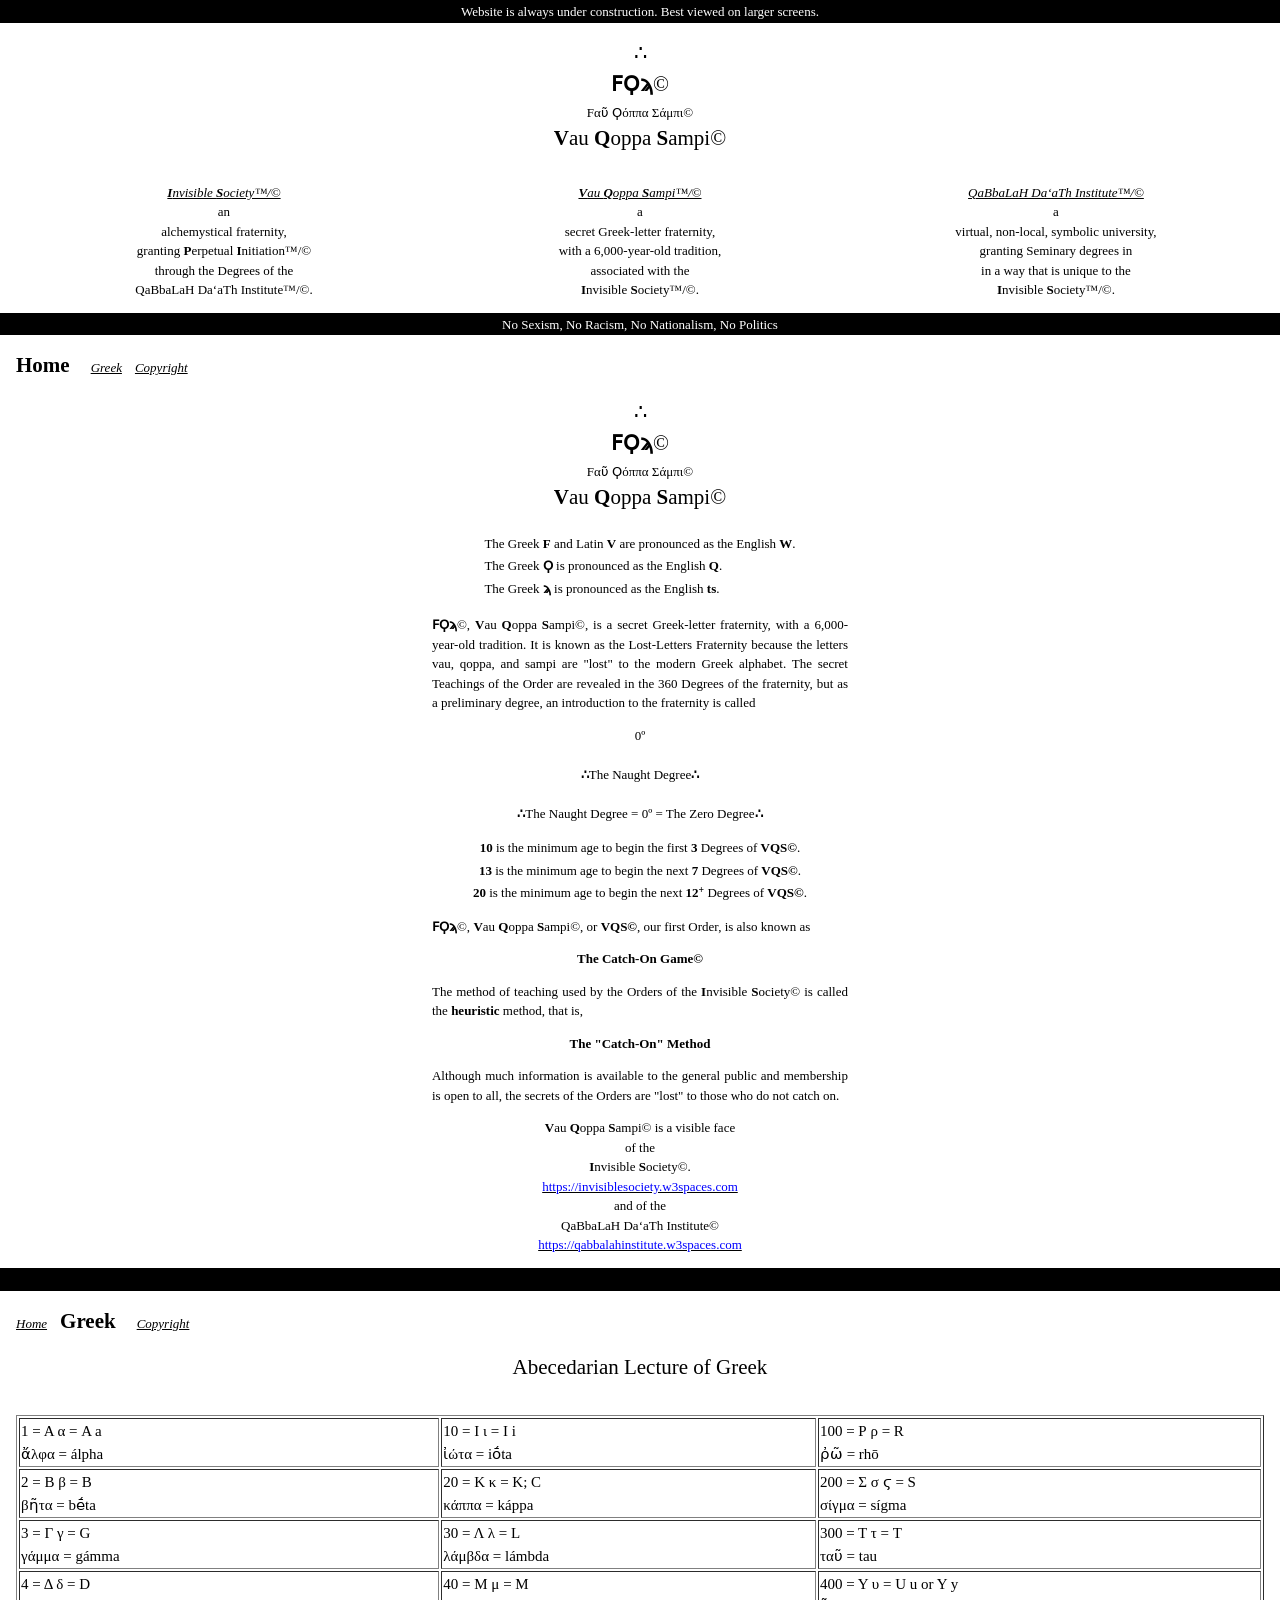
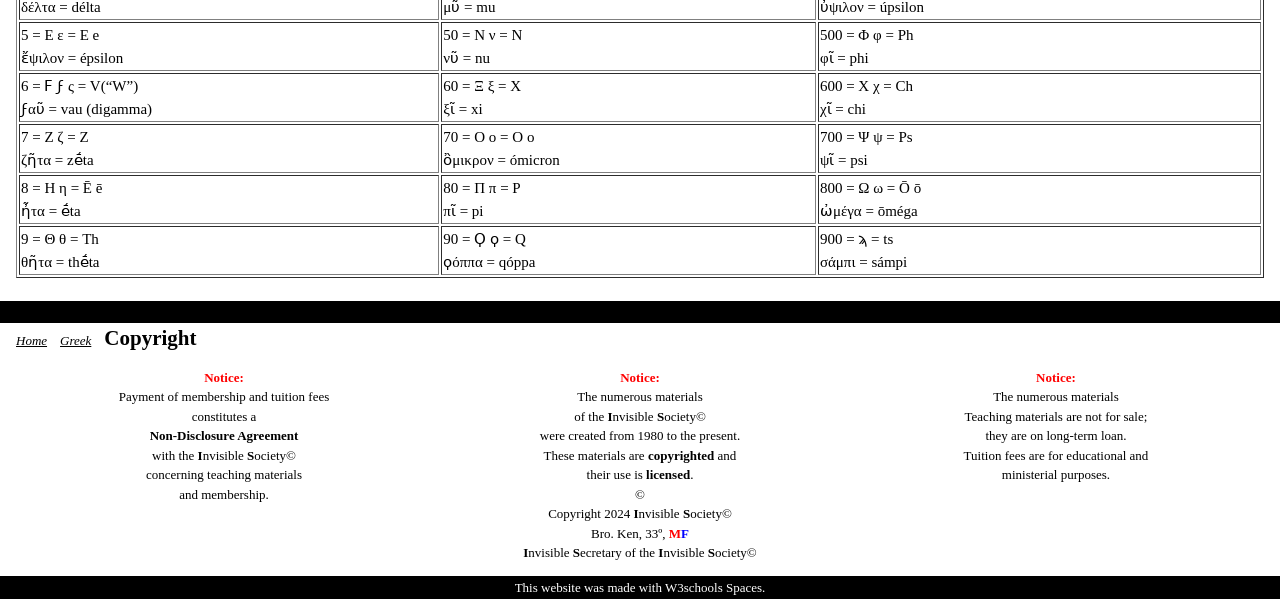
<file: live-public-verified-20261107/vauqoppasampi.w3spaces.com/index.html>
<!DOCTYPE html>
<html>
<!--Head Section-->
   <head>
      <title>W3.CSS Template</title>
      <meta charset="UTF-8">
      <!--"viewport" makes the website look good on all devices and screen resolutions-->
      <meta name="viewport" content="width=device-width, initial-scale=1">
      <link rel="stylesheet" href="https://www.w3schools.com/w3css/4/w3.css">
      <link rel="stylesheet" href="https://fonts.googleapis.com/css?family=Montserrat">
      <link rel="stylesheet" href="https://cdnjs.cloudflare.com/ajax/libs/font-awesome/4.7.0/css/font-awesome.min.css">
      <!--.p1 for circumflex in Greek: span class="p1"-->
      <style>body, h1,h2,h3,h4,h5,h6 {font-family: "Times New Roman"} .p1 {font-family: "Arial Unicode MS"}
      p.small {line-height:0.75} p.big {line-height:1.4} table.center {margin-left: auto; margin-right: auto;}</style>
   </head>

<!--Body Section-->
   <body class="w3-black">
<!--divider-->
      <div class="w3-padding-8 w3-center"><!--black-->
         <span style="font-size:13px">
         Website is always under construction. Best viewed on larger screens.
         </span>
      </div><!--end div class-->
<!--end divider-->
<!--Title Container-->
      <div class="w3-container w3-padding-8 w3-center w3-white" id="home">
         <p style="text-align:center">
            <span style="font-size:21px">
            ∴<br />
            <b>ϜϘϡ</b>©<br />
            </span>
            <span style="font-size:13px">
            Fα<span class="p1">ῦ</span> Ϙόππα Σάμπι©<br />
            </span>
            <span style="font-size:21px">
            <b>V</b>au <b>Q</b>oppa <b>S</b>ampi©<br />
            </span><!--end 21-->
         </p>
<div class="w3-row">   
         <!--col--><div class="w3-col m4 l4 w3-center">
            <p style="text-align:center; font-size:13px">
               <a href="https://invisiblesociety.w3spaces.com/"><i><b>I</b>nvisible <b>S</b>ociety&trade;/©</i></a><br />
               an<br />
               alchemystical fraternity,<br />
               granting <b>P</b>erpetual <b>I</b>nitiation&trade;/©<br />
               through the Degrees of the<br />
               QaBbaLaH Da‘aTh Institute&trade;/©.
            </p>
         <!--end col--></div>
         <!--col--><div class="w3-col m4 l4 w3-center">
            <p style="text-align:center; font-size:13px">
               <a href="https://vauqoppasampi.w3spaces.com/"><i><b>V</b>au <b>Q</b>oppa <b>S</b>ampi&trade;/©</i></a><br />
               a<br />
               secret Greek-letter fraternity,<br />
               with a 6,000-year-old tradition,<br />
               associated with the<br />
               <b>I</b>nvisible <b>S</b>ociety&trade;/©.
            </p>
         <!--end col--></div>
         <!--col--><div class="w3-col m4 l4 w3-center">
            <p style="text-align:center; font-size:13px">
               <a href="https://qabbalahinstitute.w3spaces.com/"><i>QaBbaLaH Da‘aTh Institute&trade;/©</i></a><br />
               a<br />
               virtual, non-local, symbolic university,<br />
               granting Seminary degrees in<br />
               in a way that is unique to the<br />
               <b>I</b>nvisible <b>S</b>ociety&trade;/©.
            </p>
         <!--end col--></div>
         </div><!--end div class row-->
      </div>
<!--end Title container-->
<!--divider-->
      <div class="w3-padding-8 w3-center"><!--black-->
         <span style="font-size:13px">
         No Sexism, No Racism, No Nationalism, No Politics
         </span><!--end 13-->
      </div><!--end div black-->
<!--end divider-->
<!--Home container-->
      <div class="w3-container w3-padding-8 w3-center w3-white" id="home">
            <p style="text-align:left">
            <span style="font-size:21px">
            <b>Home</b>&nbsp;&nbsp;&nbsp;
            </span><!--end 21-->
            <span style="font-size:13px">
            <a href="#greek"><i>Greek</i></a>&nbsp;&nbsp;&nbsp;
            <a href="#copyright"><i>Copyright</i></a>
            </span><!--end 13-->
            </p><!--end left-->
            <p style="text-align:center">
            <span style="font-size:21px">
            ∴<br />
            <b>ϜϘϡ</b>©<br />
            </span>
            <span style="font-size:13px">
            Fα<span class="p1">ῦ</span> Ϙόππα Σάμπι©<br />
            </span>
            <span style="font-size:21px">
            <b>V</b>au <b>Q</b>oppa <b>S</b>ampi©<br />
            </span>
            </p><!--end center-->
         <table class="center"><!--table-->
            <tr><!--table row-->
               <td style="text-align:left">
               <span style="font-size:13px">The Greek <b>F</b> and Latin <b>V</b> are pronounced as the English <b>W</b>.<br />
               The Greek <b>Ϙ</b> is pronounced as the English <b>Q</b>.<br />
               The Greek <b>ϡ</b> is pronounced as the English <b>ts</b>.
               </span>
               </td>
            </tr>
         </table><!--end of table-->
            <div class="w3-row">   
               <!--col1-->
               <div class="w3-col s0 m4 l4 w3-center">&nbsp;
               </div><!--end of col1-->
               <!--col2-->
            <div class="w3-col s12 m4 l4  w3-center">
               <span style="font-size:13px">
                    <p align="justify"><b>ϜϘϡ</b>©, <b>V</b>au <b>Q</b>oppa <b>S</b>ampi©, 
                    is a secret Greek-letter fraternity, with a 6,000-year-old tradition.
                    It is known as the Lost-Letters Fraternity because
                    the letters vau, qoppa, and sampi are "lost" to the modern Greek alphabet.
                    The secret Teachings of the Order are revealed in the 360 Degrees of the fraternity,
                    but as a preliminary degree, an introduction to the fraternity is called
                    </p><!--end justify-->
                    <p align="center">0º<br /><br />
                    <b>∴</b>The Naught Degree<b>∴</b><br /><br />
                    <b>∴</b>The Naught Degree = 0º = The Zero Degree<b>∴</b>
                    </p><!--end center-->
                    <b>10</b> is the minimum age to begin the first <b>3</b> Degrees of <b>VQS©</b>.<br />
                    <b>13</b> is the minimum age to begin the next <b>7</b> Degrees of <b>VQS©</b>.<br />
                    <b>20</b> is the minimum age to begin the next <b>12<sup>+</sup></b> Degrees of <b>VQS©</b>.<br />
                    <p align="justify"><b>ϜϘϡ</b>©, <b>V</b>au <b>Q</b>oppa <b>S</b>ampi©, or <b>VQS©</b>, our first Order, is also known as<br />
                    </p><!--end justify-->
                    <p align="center"><b>The Catch-On Game©</b>
                    </p><!--end center-->
                    <p align="justify">The method of teaching used by the Orders of the <b>I</b>nvisible <b>S</b>ociety©
                    is called the <b>heuristic</b> method, that is,
                    </p><!--end justify-->
                    <p align="center"><b>The "Catch-On" Method</b>
                    </p><!--end center-->
                    <p align="justify">
                    Although much information is available to the general public and membership is open to all, 
                    the secrets of the Orders are "lost" to those who do not catch on.​​
                    </p><!--end justify-->
                    <p align="center">
                    <b>V</b>au <b>Q</b>oppa <b>S</b>ampi© is a visible face<br />
                    of the<br />
                    <b>I</b>nvisible <b>S</b>ociety©.<br />
                    <a href="https://invisiblesociety.w3spaces.com">
                    <span style="color:blue">https://invisiblesociety.w3spaces.com</span></a><br />
                    and of the<br />
                    QaBbaLaH Da‘aTh Institute©<br />
                    <a href="https://qabbalahinstitute.w3spaces.com">
                    <span style="color:blue">https://qabbalahinstitute.w3spaces.com</span></a>
                    </p><!--end center-->
               </div><!--end of col2-->
               <!--col3-->
               <div class="w3-col s0 m4 l4 w3-center">&nbsp;
               </div><!--end of col3-->
            </div><!--end of row-->
      </div><!--end of container-->
<!--end of Home-->

<!--divider-->
      <div class="w3-padding-8 w3-center"><!--black-->
      <span style="font-size:13px">
      &nbsp;
      </span>
      </div><!--end div class-->
<!--end of divider-->

<!--Greek container--><div class="w3-container w3-padding-8 w3-center w3-white" id="greek">
         <p style="text-align:left;">
         <span style="font-size:13px">
         <a href="#"><i>Home</i></a>&nbsp;&nbsp;&nbsp;
         </span><!--end 13px-->
         <span style="font-size:21px">
         <b>Greek</b>&nbsp;&nbsp;&nbsp;
         </span><!--end 21-->
         <span style="font-size:13px">
         <a href="#copyright"><i>Copyright</i></a><br />
         </span><!--end 13px-->
         </p>
         <span style="font-size:21px">Abecedarian Lecture of Greek<br />&nbsp;</span>
    <!--table--><table width="100%" border="1">
            <tr><!--table row1-->
            <td style="text-align:left">1 = Α α = A a<br />
            <span class="p1">ἄλφα</span> = álpha</td>
            <td style="text-align:left">10 = Ι ι = I i<br />
            <span class="p1">ἰώτα</span> = iṓta</td>
            <td style="text-align:left">100 = Ρ ρ = R<br />
            <span class="p1">ῤῶ</span> = rhō</td>
            </tr><!--end table row1-->
            <tr><!--table row2-->
            <td style="text-align:left">2 = Β β = B<br />
            <span class="p1">βῆτα</span> = bḗta</td>
            <td style="text-align:left">20 = Κ κ = K; C<br />
            <span class="p1">κάππα</span> = káppa</td>
            <td style="text-align:left">200 = Σ σ ϛ = S<br />
            <span class="p1">σίγμα</span> = sígma</td>
            </tr><!--end table row2-->
            <tr><!--table row3-->
            <td style="text-align:left">3 = Γ γ = G<br />
            <span class="p1">γάμμα</span> = gámma</td>
            <td style="text-align:left">30 = Λ λ = L <br />
            <span class="p1">λάμβδα</span> = lámbda</td>
            <td style="text-align:left">300 = Τ τ = T<br />
            <span class="p1">ταῦ</span> = tau</td>
            </tr><!--end table row3-->
            <tr><!--table row4-->
            <td style="text-align:left">4 = Δ δ = D<br />
            <span class="p1">δέλτα</span> = délta</td>
            <td style="text-align:left">40 = Μ μ = M <br />
            <span class="p1">μῦ</span> = mu</td>
            <td style="text-align:left">400 = Υ υ = U u or Y y<br />
            <span class="p1">ὖψιλον</span> = úpsilon</td>
            </tr><!--end table row4-->
            <tr><!--table row5-->
            <td style="text-align:left">5 = Ε ε = E e<br />
            <span class="p1">ἔψιλον</span> = épsilon</td>
            <td style="text-align:left">50 = Ν ν = N <br />
            <span class="p1">νῦ</span> = nu</td>
            <td style="text-align:left">500 = Φ φ = Ph<br />
            <span class="p1">φῖ</span> = phi</td>
            </tr><!--end table row5-->
            <tr><!--table row6-->
            <td style="text-align:left">6 = Ϝ ϝ ς = V(“W”)<br />
            <span class="p1">ϝαῦ</span> = vau (digamma)</td>
            <td style="text-align:left">60 = Ξ ξ = X<br />
            <span class="p1">ξῖ</span> = xi</td>
            <td style="text-align:left">600 = Χ χ = Ch<br />
            <span class="p1">χῖ</span> = chi</td>
            </tr><!--end table row6-->
            <tr><!--table row7-->
            <td style="text-align:left">7 = Ζ ζ = Z<br />
            <span class="p1">ζῆτα</span> = zḗta</td>
            <td style="text-align:left">70 = Ο ο = O o<br />
            <span class="p1">ὂμικρον</span> = ómicron</td>
            <td style="text-align:left">700 = Ψ ψ = Ps<br />
            <span class="p1">ψῖ</span> = psi</td>
            </tr><!--end table row7-->
            <tr><!--table row8-->
            <td style="text-align:left">8 = Η η = Ē ē<br />
            <span class="p1">ἦτα</span> =  ḗta</td>
            <td style="text-align:left">80 = Π π = P<br />
            <span class="p1">πῖ </span> = pi</td>
            <td style="text-align:left">800 = Ω ω = Ō ō<br />
            <span class="p1">ὠμέγα</span> = ōméga</td>
            </tr><!--end table row8-->
            <tr><!--table row9-->
            <td style="text-align:left">9 = Θ θ = Th<br />
            <span class="p1">θῆτα</span> = thḗta</td>
            <td style="text-align:left">90 = Ϙ ϙ = Q<br />
            <span class="p1">ϙόππα </span> = qóppa</td>
            <td style="text-align:left">900 = ϡ = ts<br />
            <span class="p1">σάμπι</span> = sámpi</td>
            </tr><!--end table row9-->
    <!--end table--></table>
            &nbsp;
         </div>
<!--end of Greek-->

<!--divider-->
      <div class="w3-padding-8 w3-center"><!--black-->
      <span style="font-size:13px">
      &nbsp;
      </span>
      </div><!--end div class-->
<!--end of divider-->

<!--Copyright container-->
        <div class="w3-container w3-padding-8 w3-center w3-white" id="copyright">
        <div class="w3-left-align">
        <span style="font-size:13px"><!--13px-->
        <a href="#"><i>Home</i></a>&nbsp;&nbsp;&nbsp;
        <a href="#greek"><i>Greek</i></a>&nbsp;&nbsp;&nbsp;
        </span><!--end of 13px-->
        <span style="font-size:21px">
        <b>Copyright</b>
        </span><!--end of 21px-->
        </div>
        <div class="w3-row">   
        <!--col1--><div class="w3-col m4 l4 w3-center">
        <p style="text-align:center; font-size:13px">
        <span style="color:red"><b>Notice:</b></span><br />
        Payment of membership and tuition fees<br />
        constitutes a<br />
        <b>Non-Disclosure Agreement</b><br />
        with the <b>I</b>nvisible <b>S</b>ociety©<br />
        concerning teaching materials<br />
        and membership.
        </p>
        <!--end of col1--></div>
        <!--col2--><div class="w3-col s12 m4 l4 w3-center">
        <p style="text-align:center; font-size:13px">
        <span style="color:red"><b>Notice:</b></span><br />
        The numerous materials<br />
        of the <b>I</b>nvisible <b>S</b>ociety©<br />
        were created from 1980 to the present.<br />
        These materials are <b>copyrighted</b> and<br />
        their use is <b>licensed</b>.<br />
        ©<br />
        Copyright 2024 <b>I</b>nvisible <b>S</b>ociety©<br />
        Bro. Ken, 33º, <span style="color:red"><b>M</b></span><span style="color:blue"><b>F</b></span><br />
        <b>I</b>nvisible <b>S</b>ecretary of the <b>I</b>nvisible <b>S</b>ociety©</span>
        </p>
        <!--end of col2--></div>
        <!--col3--><div class="w3-col m4 l4 w3-center">
        <p style="text-align:center; font-size:13px">
        <span style="color:red"><b>Notice:</b></span><br />
        The numerous materials<br />
        Teaching materials are not for sale;<br />
        they are on long-term loan.<br />
        Tuition fees are for educational and<br />
        ministerial purposes.
        </p>
        <!--end of col3--></div>
    <!--end of row--></div>
<!--end of Copyright container--></div>

      <div class="w3-padding-8 w3-center"><!--black-->
         <span style="font-size:13px">
         This website was made with W3schools Spaces.
         </span>
      </div><!--end div class-->

   </body>
</html>
</file>
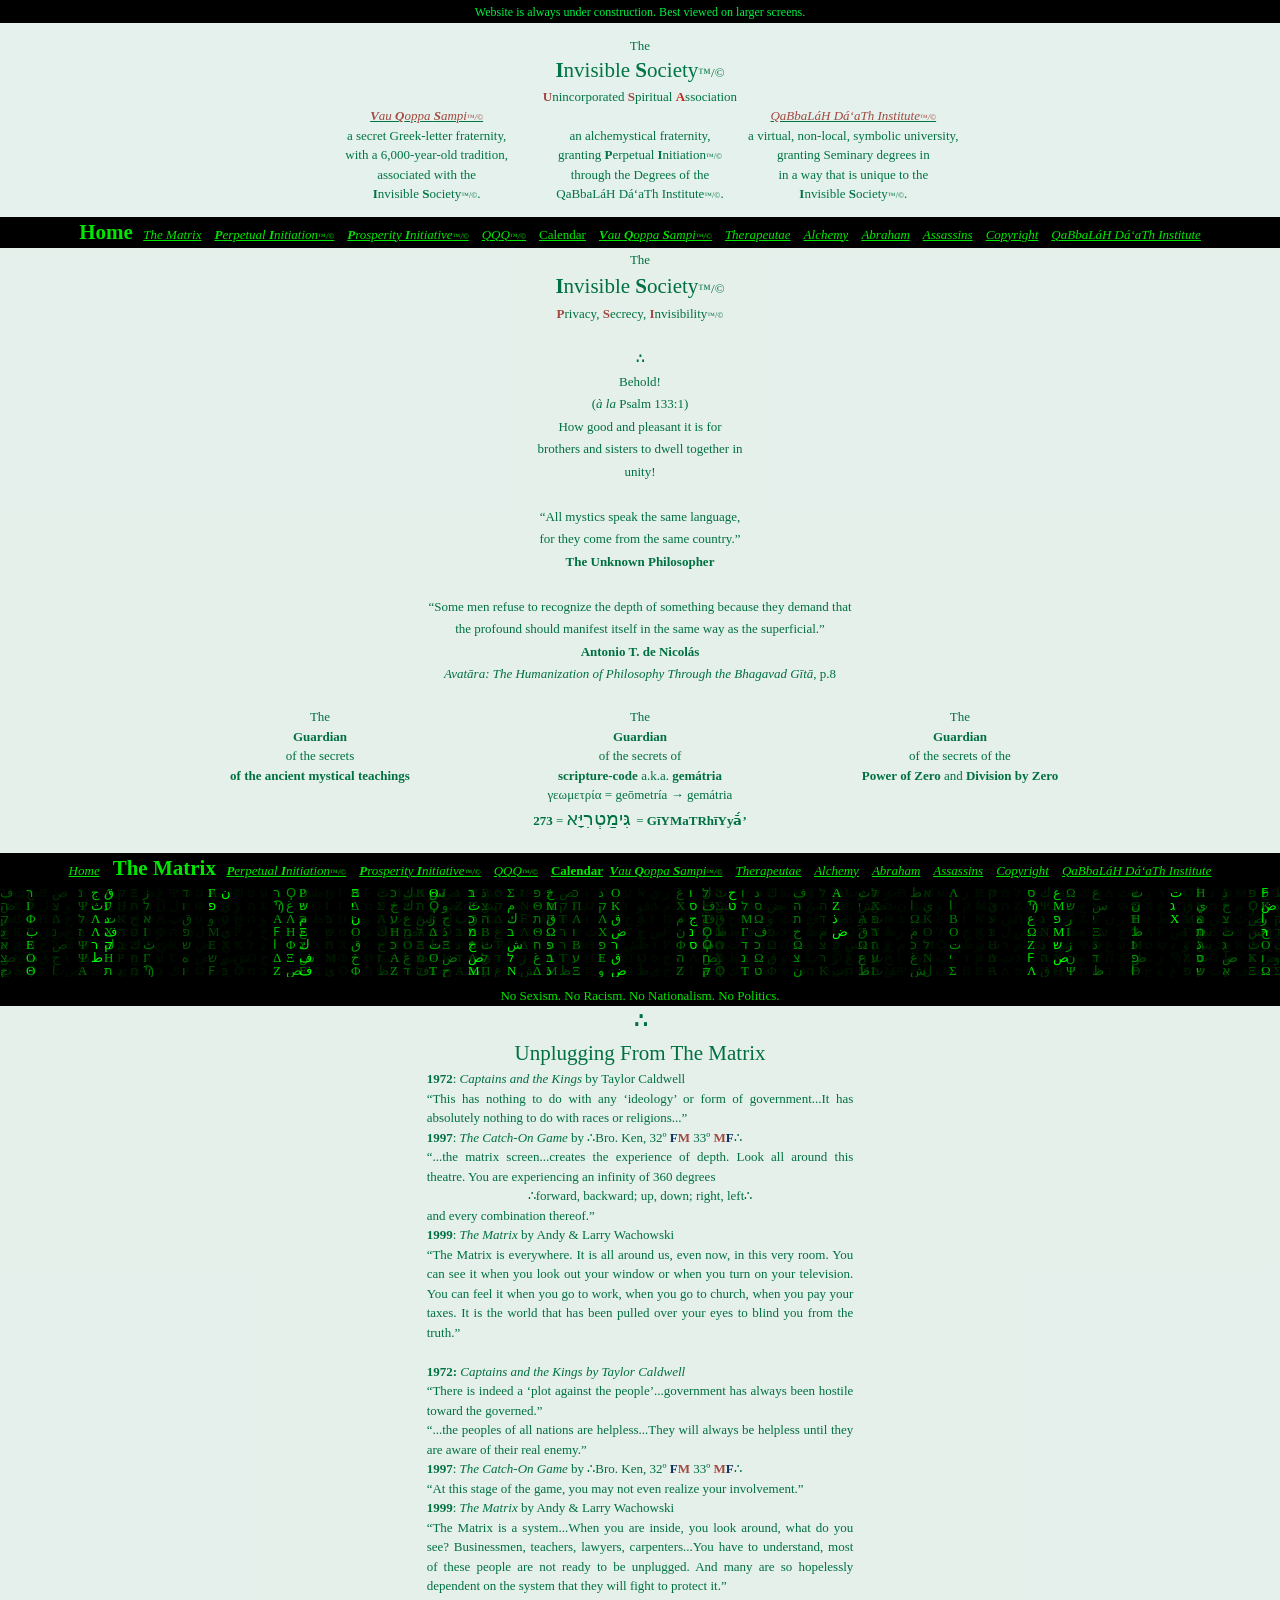
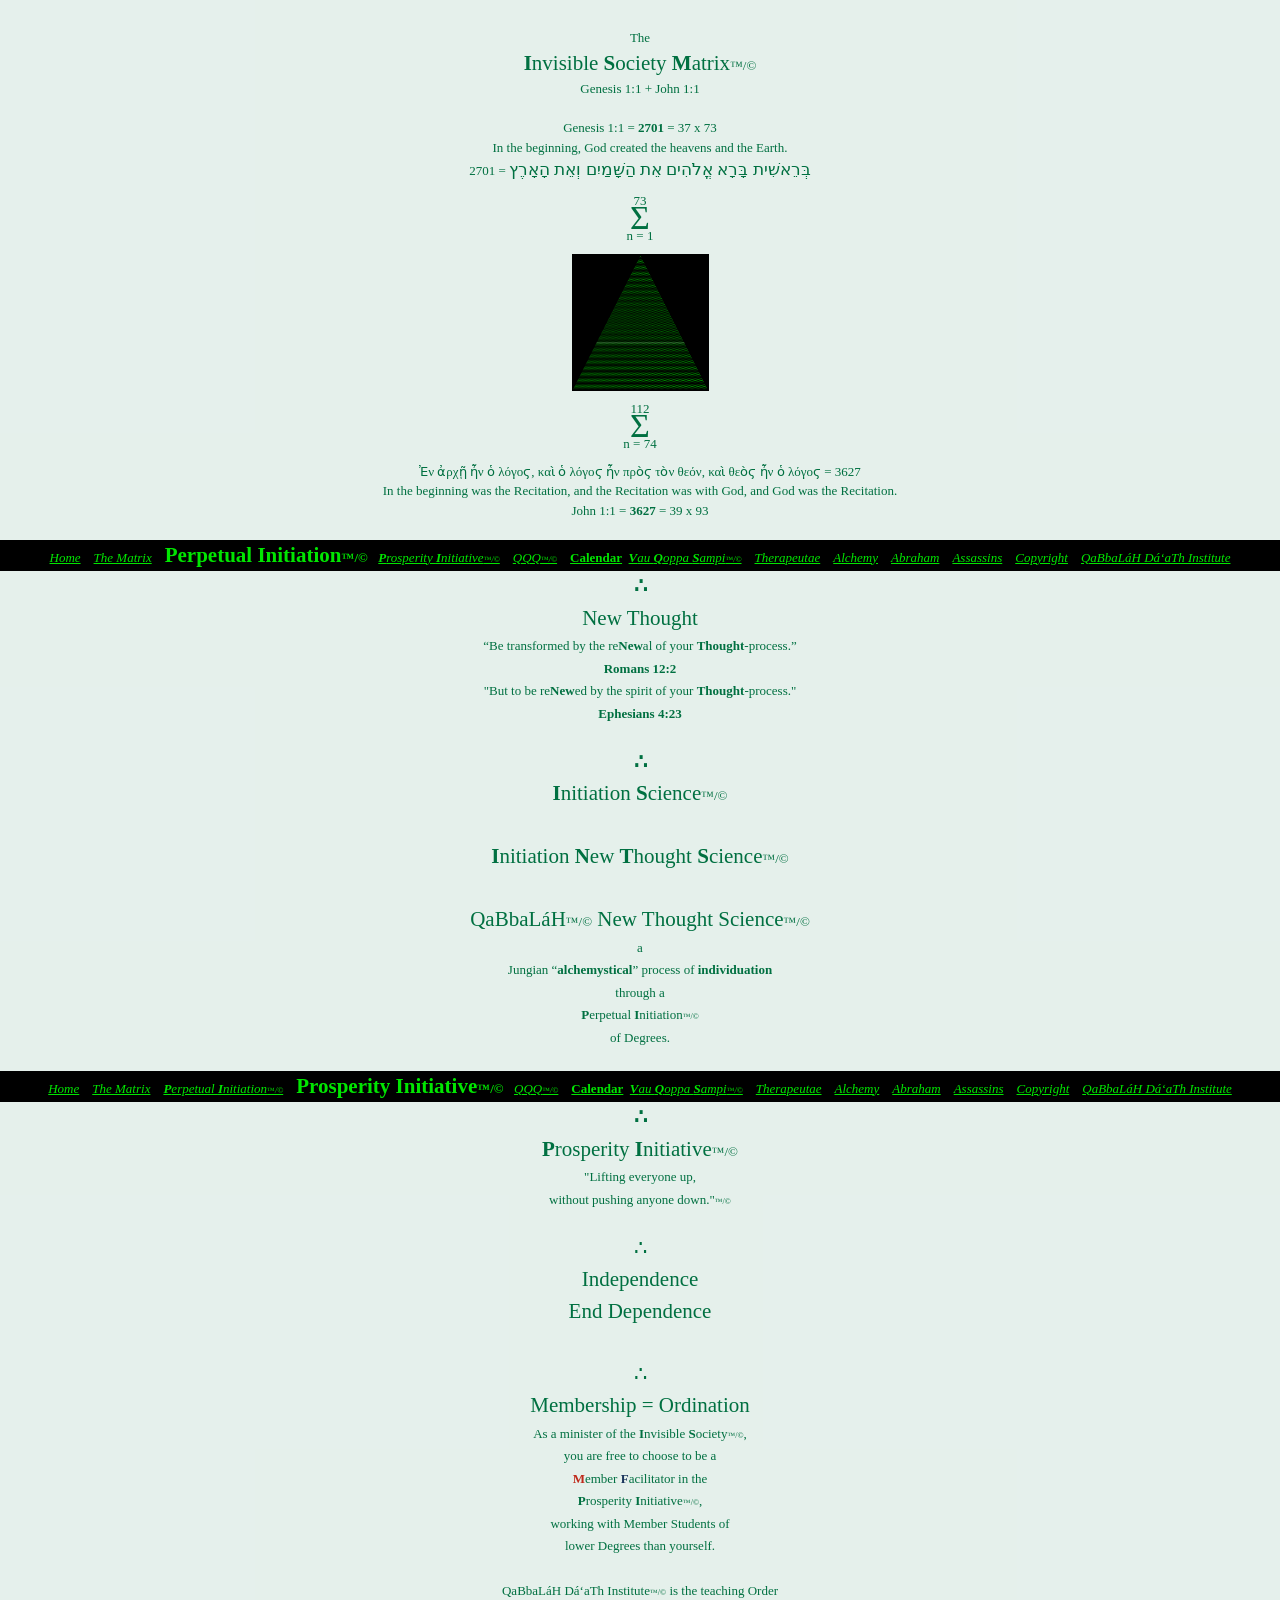
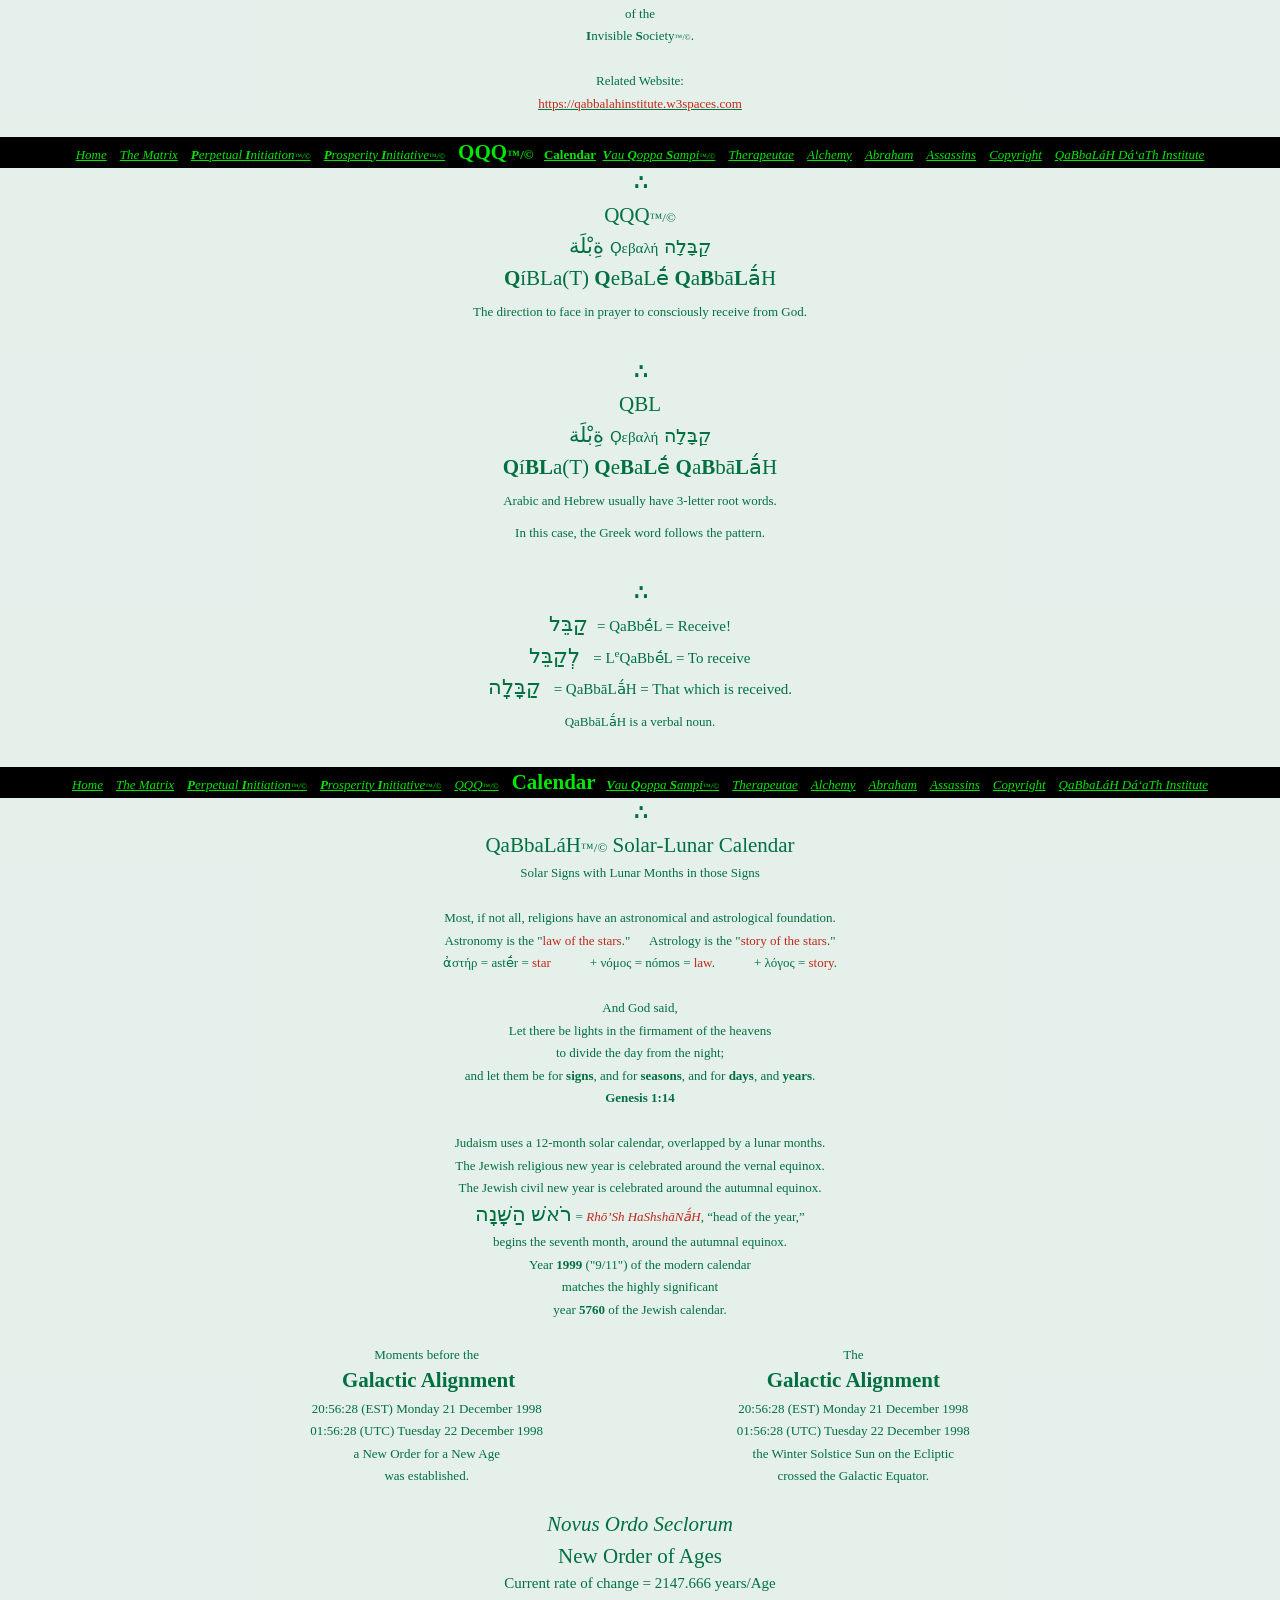
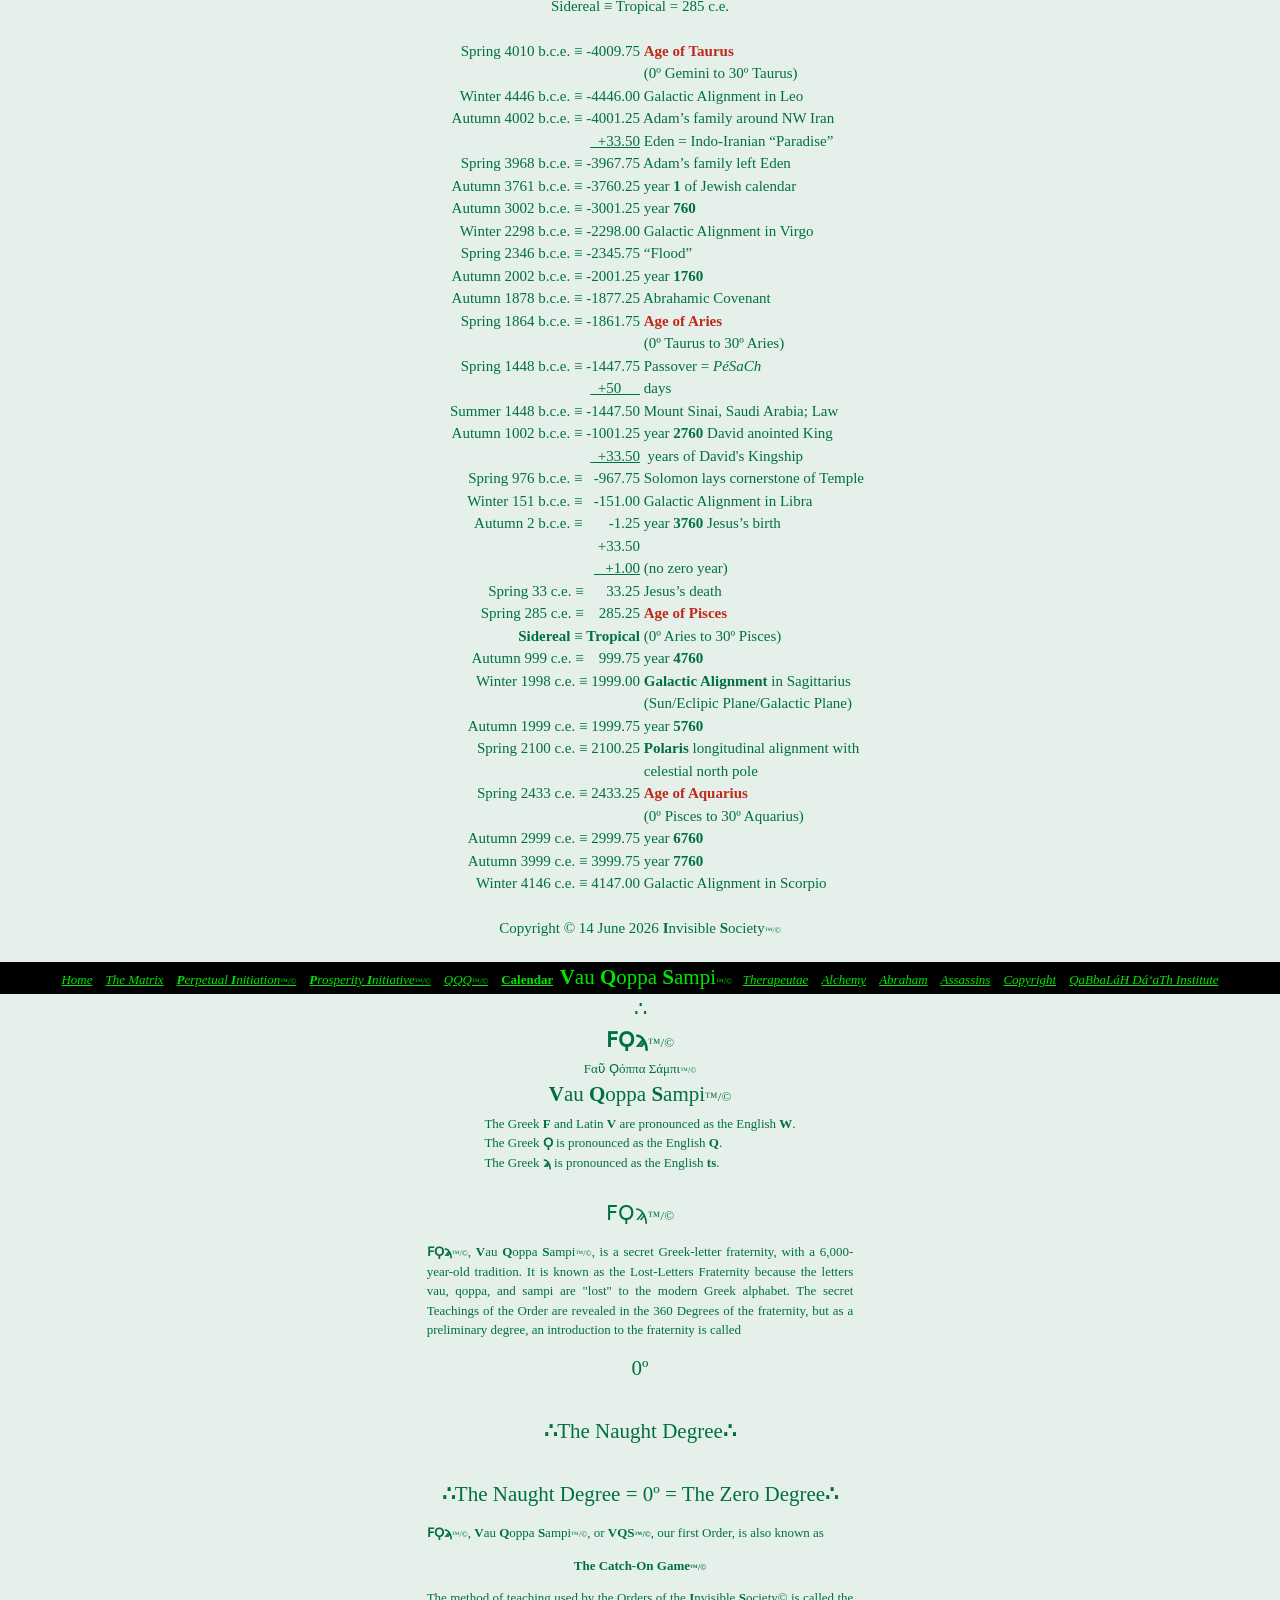
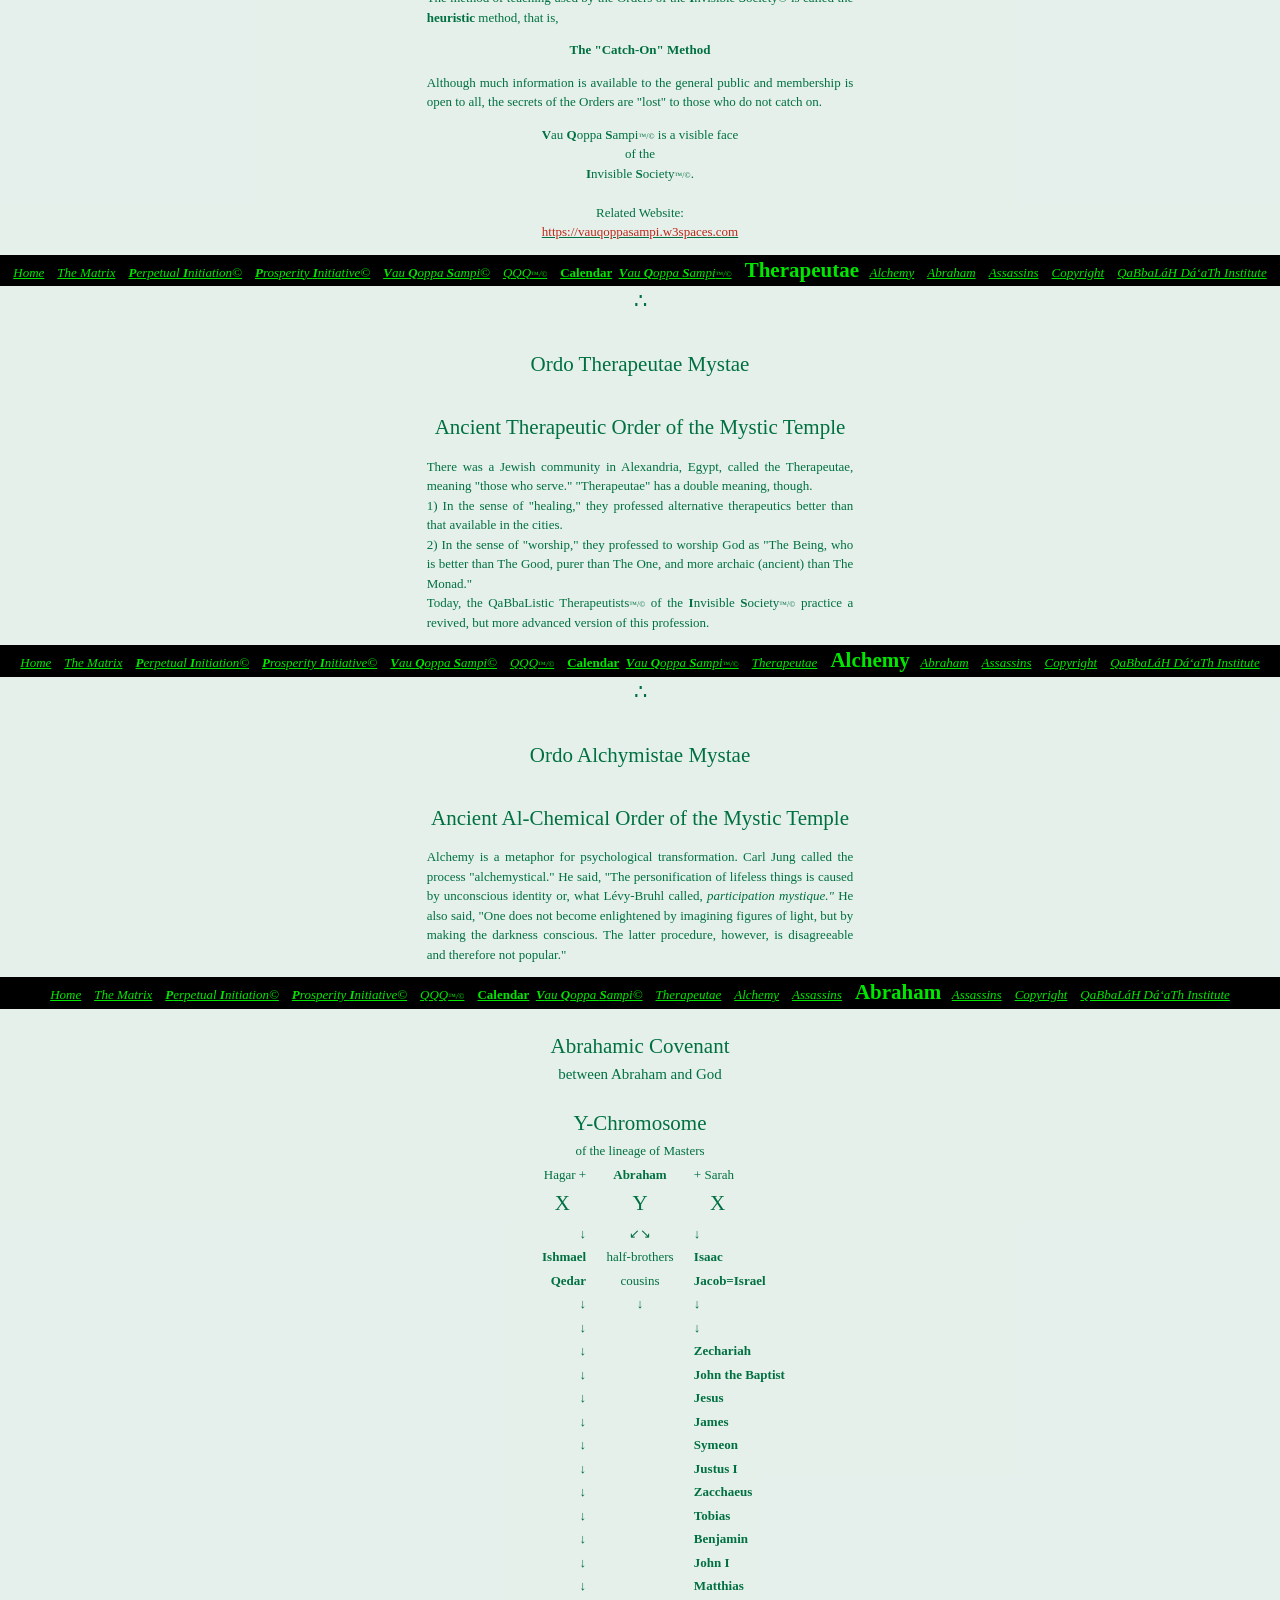
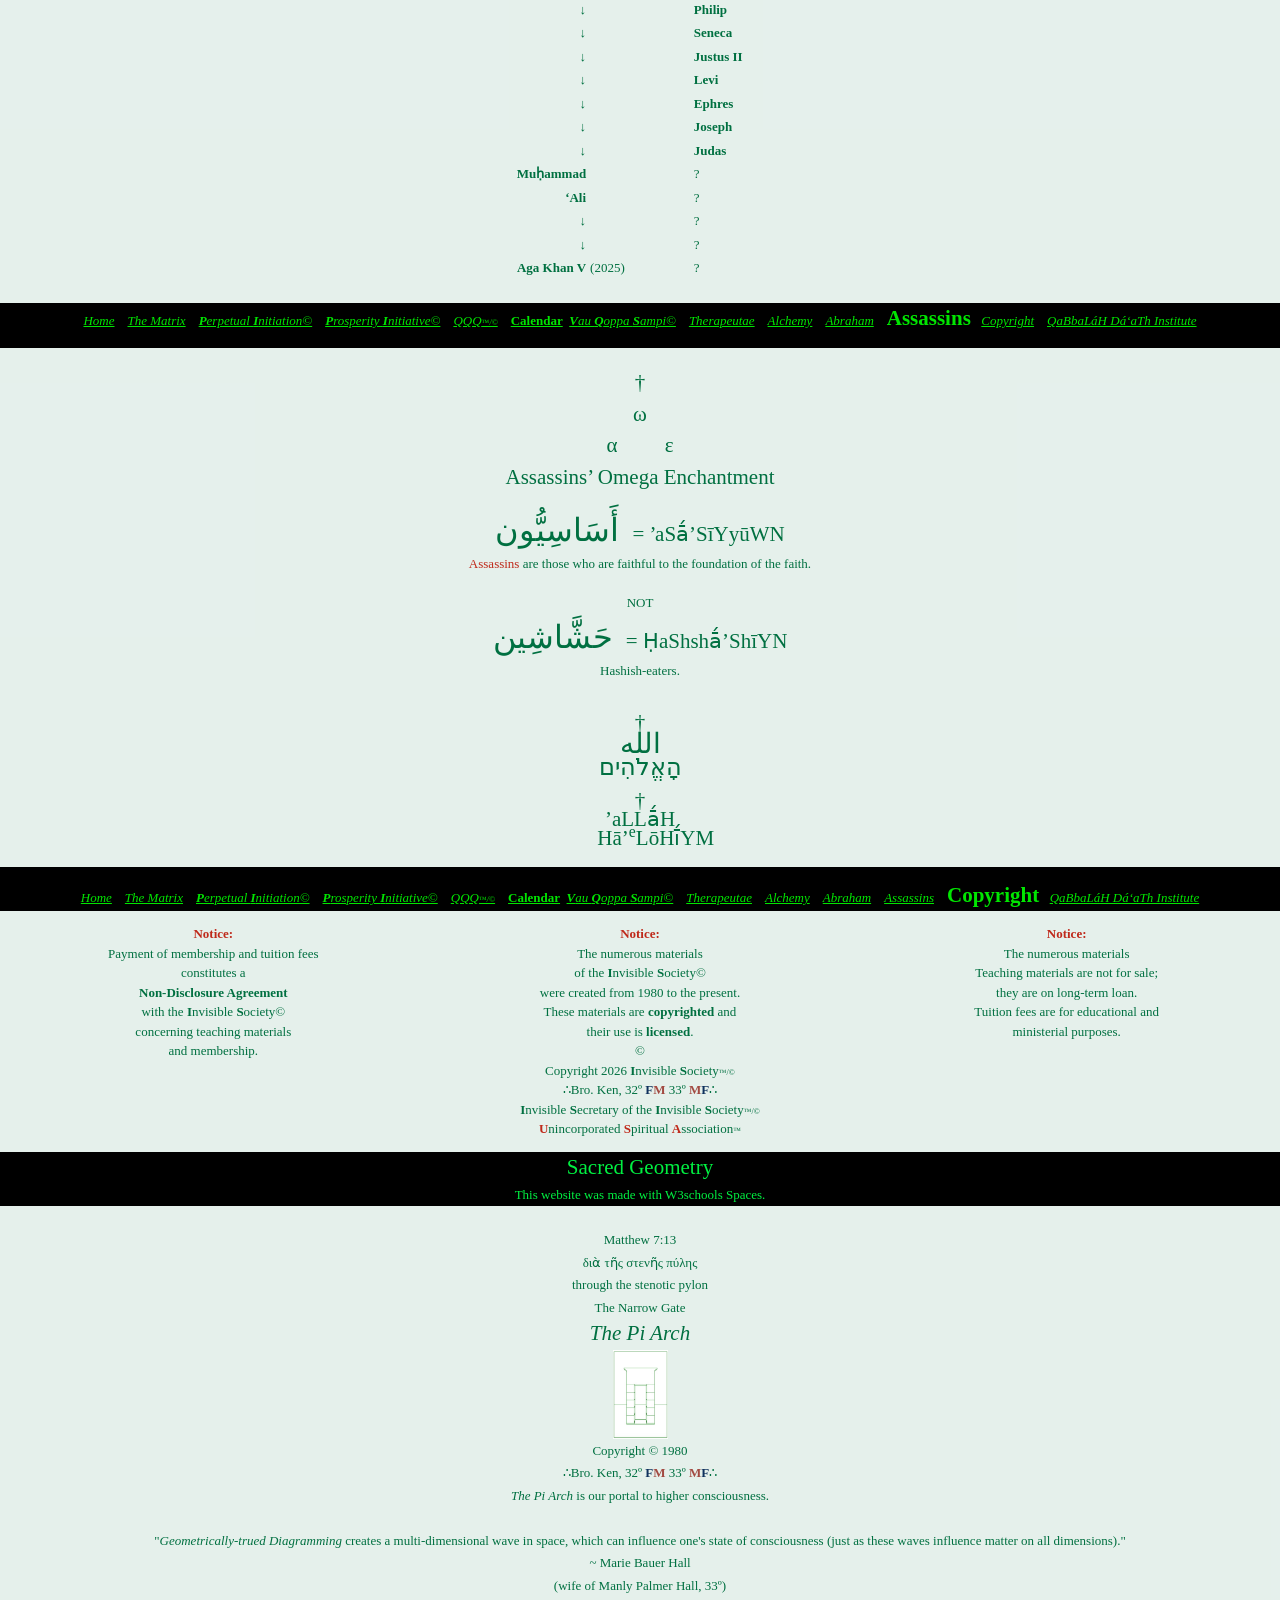
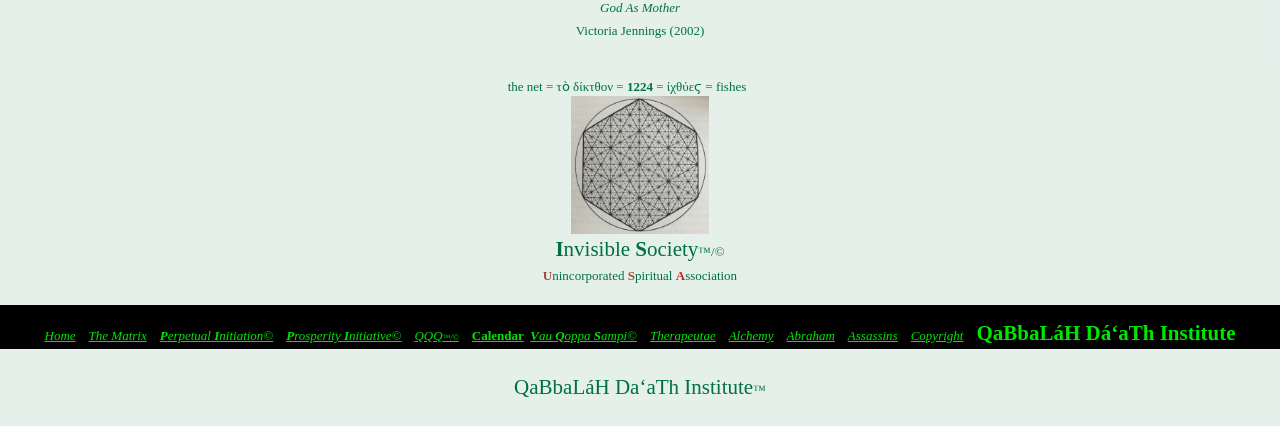
<file: public-snapshots/invisiblesociety.w3spaces.com/index.html>
<!DOCTYPE html>
<html>
<!--Head Section-->
   <head>
      <title>W3.CSS Template</title>
      <meta charset="UTF-8">
      <!--"viewport" makes the website look good on all devices and screen resolutions-->
      <meta name="viewport" content="width=device-width, initial-scale=1">
      <link rel="stylesheet" href="https://www.w3schools.com/w3css/4/w3.css">
      <link rel="stylesheet" href="https://fonts.googleapis.com/css?family=Montserrat">
      <link rel="stylesheet" href="https://cdnjs.cloudflare.com/ajax/libs/font-awesome/4.7.0/css/font-awesome.min.css">
      <!--.p1 for circumflex in Greek: span class="p1"-->
      <style>body, h1,h2,h3,h4,h5,h6 {font-family: "Times New Roman"} .p1 {font-family: "Arial Unicode MS"}
      p.small {line-height:0.75} p.big {line-height:1.4} table.center {margin-left: auto; margin-right: auto;}</style>
   </head>
<!--end of head-->

<!--***USE "DUMB QUOTES"***-->

<!--Body Section-->
   <body class="w3-black">
     <!--load JavaScript inside body-->
     <script src="scripts.js"></script>

<!--Header-->
      <header>
      <div class="w3-padding-8 w3-center w3-black"><!--black-->
         <span style="font-size:12px">
         <span style="color:#00F041">Website is always under construction. Best viewed on larger screens.</span><!--end 00f041-->
         </span><!--end 12-->
      </div><!--end div class black-->

      <div class="w3-container-fluid w3-padding-8 w3-center w3-white"><!--white-->
      <div style="background-color: rgba(0,116,68,0.1)"><!--background-->
         <span style="color:rgb(0,116,68)"><!--green-->
         <span style="font-size:13px"><!--13-->

         <div class="w3-row">
         <!--col left--><div class="w3-col m3 l3 w3-center">
               &nbsp;
         <!--end col left--></div>
         <!--col 1--><div class="w3-col m2 l2 w3-center">
            <p style="text-align:center; font-size:13px">
               &nbsp;<br />
               <span style="font-size:21px"><!--21-->
               &nbsp;<br />
               </span><!--end 21-->
               &nbsp;<br />
               <a href="https://vauqoppasampi.w3spaces.com/">
                  <span style="color: rgb(162,74,66)"><i><b>V</b>au <b>Q</b>oppa <b>S</b>ampi<span style="font-size:8px">™/©</span></i></span></a><!--end red--><br />
               a secret Greek-letter fraternity,<br />
               with a 6,000-year-old tradition,<br />
               associated with the<br />
               <b>I</b>nvisible <b>S</b>ociety<span style="font-size:8px">™/©</span><!--end 8-->.
            </p>
         <!--end col 1--></div>
         <!--col 2--><div class="w3-col m2 l2 w3-center">
               <p style="text-align:center; font-size:13px">
               The<br />
               <span style="font-size:21px"><!--21-->
               <b>I</b>nvisible <b>S</b>ociety<span style="font-size:13px">™/©</span><!--end 13--><br />
               </span><!--end 21-->
               <span style="color: rgb(162,74,66)"><b>U</b></span>nincorporated <span style="color: rgb(162,74,66)"><b>S</b></span>piritual <span style="color: rgb(191,41,26)"><b>A</b></span>ssociation<br />
               &nbsp;<br />
               an alchemystical fraternity,<br />
               granting <b>P</b>erpetual <b>I</b>nitiation<span style="font-size:8px">™/©</span><!--end 8--><br />
               through the Degrees of the<br />
               QaBbaLáH Dá‘aTh Institute<span style="font-size:8px">™/©</span><!--end 8-->.
            </p><!--end 13-->
         <!--end col 2--></div>
         <!--col 3--><div class="w3-col m2 l2 w3-center">
            <p style="text-align:center; font-size:13px">
               &nbsp;<br />
               <span style="font-size:21px"><!--21-->
               &nbsp;<br />
               </span><!--end 21-->
               &nbsp;<br />
               <a href="https://qabbalahinstitute.w3spaces.com/">
                  <span style="color: rgb(162,74,66)"><i>QaBbaLáH Dá‘aTh Institute<span style="font-size:8px">™/©</span></i></span></a><br />
               a virtual, non-local, symbolic university,<br />
               granting Seminary degrees in<br />
               in a way that is unique to the<br />
               <b>I</b>nvisible <b>S</b>ociety<span style="font-size:8px">™/©</span><!--end 8-->.
            </p>
         <!--end col 3--></div>
         <!--col right--><div class="w3-col m3 l3 w3-center">
               &nbsp;
         <!--end col right--></div>
         </div><!--end div class row-->

         </span><!--end 13-->
         </span><!--end green-->
      </div><!--end background-color: rgba(0,112,65,0.1)-->
      </div><!--end container white-->
      </header>
<!--end header-->

<!--Home nav bar black-->
      <div class="w3-padding-8 w3-center" id="home"><!--black-->
         <span style="color: rgba(0,255,0,0.9)"><!--green-->
         <span style="font-size:13px">
            <span style="font-size:21px">
            <b>Home</b>&nbsp;
            </span><!--end 21-->
         <a href="#thematrix"><i>The Matrix</i></a>&nbsp;&nbsp;&nbsp;
         <a href="#perpetualinitiation"><i><b>P</b>erpetual <b>I</b>nitiation<span style="font-size:8px">™/©</span></i></a>&nbsp;&nbsp;&nbsp;
         <a href="#prosperityinitiative"><i><b>P</b>rosperity <b>I</b>nitiative<span style="font-size:8px">™/©</span></i></a>&nbsp;&nbsp;&nbsp;
         <a href="#QQQ"><i>QQQ<span style="font-size:8px">™/©</span></i></a>&nbsp;&nbsp;&nbsp;
         <a href="#calendar">Calendar</a>&nbsp;&nbsp;&nbsp;
         <a href="#vauqoppasampi"><i><b>V</b>au <b>Q</b>oppa <b>S</b>ampi<span style="font-size:8px">™/©</span></i></a>&nbsp;&nbsp;&nbsp;
         <a href="#therapeutae"><i>Therapeutae</i></a>&nbsp;&nbsp;&nbsp;
         <a href="#alchemy"><i>Alchemy</i></a>&nbsp;&nbsp;&nbsp;
         <a href="#abraham"><i>Abraham</i></a>&nbsp;&nbsp;&nbsp;
         <a href="#assassins"><i>Assassins</i></a>&nbsp;&nbsp;&nbsp;
         <a href="#copyright"><i>Copyright</i></a>&nbsp;&nbsp;&nbsp;
         <a href="#qabbalahinstitute"><i>QaBbaLáH Dá‘aTh Institute</i></a>
         </span><!--end 13-->
         </span><!--end green-->
      </div><!--end div for nav bar black-->
<!--end Home nav bar black-->

<!--Home white-->
      <div class="w3-container-fluid w3-padding-8 w3-center w3-white"><!--white-->
      <div style="background-color: rgba(0,112,65,0.1)"><!--background-->
         <span style="color:rgb(0,112,65)"><!--green-->
         <span style="font-size:13px"><!--13-->
         The<br />
         <span style="font-size:21px"><!--21-->
         <b>I</b>nvisible <b>S</b>ociety<span style="font-size:13px">&trade;/©</span><br />
         </span><!--end 21-->
         <span style="color: rgb(162,74,66)"><b>P</b></span>rivacy, <span style="color: rgb(162,74,66)"><b>S</b></span>ecrecy, <span style="color: rgb(162,74,66)"><b>I</b></span>nvisibility<span style="font-size:8px">™/©</span><br /><br />
            <b>∴</b><br />
            Behold!<br />
            (<i>à la</i> Psalm 133:1)<br />
            How good and pleasant it is for<br />
            brothers and sisters to dwell together in<br />
            unity!<br /><br />
            ​“All mystics speak the same language,<br />
            for they come from the same country.”<br />
            <b>The Unknown Philosopher​​​​​</b><br /><br />
            “Some men refuse to recognize the depth of something because they demand that<br />
            the profound should manifest itself in the same way as the superficial.”<br />
            <b>Antonio T. de Nicolás</b><br />
            <i>Avatāra: The Humanization of Philosophy Through the Bhagavad Gītā</i>​, p.8<br /><br />

         <div class="w3-row"><!--row-->
         <!--col left--><!--col1--><div class="w3-col m2 l2 w3-center">
            &nbsp;
         <!--end col left--></div>
         <!--col1--><div class="w3-col m2 l2 w3-center">
         The <br />
         <b>Guardian</b><br />
         of the secrets<br />
         <b>of the ancient mystical teachings</b><br /><br />
         <!--end col1--></div>
         <!--col2--><div class="w3-col m4 l4 w3-center">
         The<br />
         <b>Guardian</b><br />
         of the secrets of<br />
         <b>scripture-code</b> a.k.a. <b>gemátria</b><br />
         γεωμετρία = geōmetría → gemátria<br />         
         <b>273</b> = <span style="font-size:19px">
         גִּימַטְרִיָּא
         </span>
          = <b>GīYMaTRhīYyā́’</b><br /><br />
         <!--end col2--></div>
         <!--col3--><div class="w3-col m2 l2 w3-center">
         The<br />
         <b>Guardian</b><br />
         of the secrets of the<br />
         <b>Power of Zero</b> and <b>Division by Zero</b><br /><br />
         <!--end col3--></div>
         <!--col right--><!--col1--><div class="w3-col m2 l2 w3-center">
            &nbsp;
         <!--end col left--></div>
         </div><!--end row-->
         </span><!--end green Home-->
      </div><!--end background Home-->
      </div><!--end of div class Home-->
<!--end Home white-->

<!--Matrix nav bar black-->
      <div class="w3-padding-8 w3-center" id="thematrix"><!--black-->
         <span style="color: rgba(0,255,0,0.9)"><!--green-->
         <span style="font-size:13px">
            <a href="#"><i>Home</i></a>&nbsp;&nbsp;&nbsp;
               <span style="font-size:21px">
               <b>The Matrix</b>&nbsp;
               </span><!--end of 21-->
            <a href="#perpetualinitiation"><i><b>P</b>erpetual <b>I</b>nitiation<span style="font-size:8px">™/©</span></i></a>&nbsp;&nbsp;&nbsp;
            <a href="#prosperityinitiative"><i><b>P</b>rosperity <b>I</b>nitiative<span style="font-size:8px">™/©</span></i></a>&nbsp;&nbsp;&nbsp;
            <a href="#QQQ"><i>QQQ<span style="font-size:8px">™/©</span></i></a>&nbsp;&nbsp;&nbsp;
            <a href="#calendar"><b>Calendar</b></a>&nbsp;
            <a href="#vauqoppasampi"><i><b>V</b>au <b>Q</b>oppa <b>S</b>ampi<span style="font-size:8px">™/©</span></i></a>&nbsp;&nbsp;&nbsp;
            <a href="#therapeutae"><i>Therapeutae</i></a>&nbsp;&nbsp;&nbsp;
            <a href="#alchemy"><i>Alchemy</i></a>&nbsp;&nbsp;&nbsp;
            <a href="#abraham"><i>Abraham</i></a>&nbsp;&nbsp;&nbsp;
            <a href="#assassins"><i>Assassins</i></a>&nbsp;&nbsp;&nbsp;
            <a href="#copyright"><i>Copyright</i></a>&nbsp;&nbsp;&nbsp;
            <a href="#qabbalahinstitute"><i>QaBbaLáH Dá‘aTh Institute</i></a>
   <!--black space for digital rain-->
         <canvas id="c"></canvas><!--canvas id-->
         <!--script for digital rain like The Matrix-->
         <script>
  var c = document.getElementById("c"), ctx = c.getContext("2d");
  c.height = "93"; c.width = window.innerWidth;
  var matrix ="ΑΒΓΔΕϜΖΗΘΙΚΛΜΝΞΟΠϘΡΣΤΦΧΨΩϠאבגדהוזחטיכלמנסעפצקרשתابتثجحخدذرزسشصضطظعغفقكلمنهوي";
  matrix = matrix.split("");
  var fontSize = 13, columns = c.width / fontSize, drops = [];
  for (var x = 0; x < columns; x++) drops[x] = 1;
  function draw() {
    ctx.fillStyle = "rgba(0, 0, 0, 0.05)";
    ctx.fillRect(0, 0, c.width, c.height);
    ctx.fillStyle = "#0F0";
    ctx.font = fontSize + "px times new roman";
    for (var i = 0; i < drops.length; i++) {
      var text = matrix[Math.floor(Math.random() * matrix.length)];
      ctx.fillText(text, i * fontSize, drops[i] * fontSize);
      if (drops[i] * fontSize > c.height && Math.random() > 0.975) drops[i] = 0;
      drops[i]++;
    }
  }
  setInterval(draw, 35);
         </script><br />
         <!--end script digital rain-->
            <span style="font-size:13px">
            No Sexism. No Racism. No Nationalism. No Politics.<br />
         </span><!--end 13-->
         </span><!--end green 77-->
      </div><!--end div class black-->
   <!--end black space for digital rain-->
<!--end Matrix nav bar black-->

<!--Matrix white-->
      <div class="w3-container-fluid w3-padding-8 w3-center w3-white">
      <div style="background-color: rgba(0,112,65,0.1)"><!--background-->
         <span style="color:rgb(0,112,65)"><!--green-->
         <span style="font-size:13px">
         <span style="font-size:21px">
            <b>∴</b><br />
            Unplugging From The Matrix<br />
         </span><!--end 21-->

         <div class="w3-row">   
            <!--col1-->
            <div class="w3-col s0 m4 l4 w3-center">&nbsp;
            </div><!--end of col1-->
            <!--col2-->
            <div class="w3-col s12 m4 l4  w3-justify">
               <span style="font-size:13px">
               <b>1972</b>: <i>Captains and the Kings</i> by Taylor Caldwell<br />
               “This has nothing to do with any ‘ideology’ or form of government...It has absolutely nothing to do with races or religions...”<br />
               <b>1997</b>: <i>The Catch-On Game</i> by ∴Bro. Ken, 32º
               <b><span style="color: rgb(15,49,93)">F</span><span style="color: rgb(162,74,66)">M</span></b> 33º <b><span style="color: rgb(162,74,66)">M</span><span style="color: rgb(15,49,93)">F</span></b>∴<br />
               “...the matrix screen...creates the experience of depth. Look all around this theatre.
               You are experiencing an infinity of 360 degrees
                  <span style="display: block; text-align: center;">
                  ∴forward, backward; up, down; right, left∴<br />
                  </span><!--end center-->
               and every combination thereof.”<br />
               <b>1999</b>: <i>The Matrix</i> by Andy & Larry Wachowski<br />
               “The Matrix is everywhere. It is all around us, even now, in this very room.
               You can see it when you look out your window or when you turn on your television.
               You can feel it when you go to work, when you go to church, when you pay your taxes.
               It is the world that has been pulled over your eyes to blind you from the truth.”<br /><br />
               <b>1972:</b> <i>Captains and the Kings by Taylor Caldwell</i><br />
               “There is indeed a ‘plot against the people’...government has always been hostile toward the governed.”<br />
               “...the peoples of all nations are helpless...They will always be helpless until they are aware of their real enemy.”<br />
                              <b>1997</b>: <i>The Catch-On Game</i> by ∴Bro. Ken, 32º
               <b><span style="color: rgb(15,49,93)">F</span><span style="color: rgb(162,74,66)">M</span></b> 33º <b><span style="color: rgb(162,74,66)">M</span><span style="color: rgb(15,49,93)">F</span></b>∴<br />
               “At this stage of the game, you may not even realize your involvement.”<br />
               <b>1999</b>: <i>The Matrix</i> by Andy & Larry Wachowski<br />
               “The Matrix is a system...When you are inside, you look around, what do you see?
               Businessmen, teachers, lawyers, carpenters...You have to understand,
               most of these people are not ready to be unplugged.
               And many are so hopelessly dependent on the system that they will fight to protect it.”<br /><br />
            </div><!--end of col2 justify-->
            <div class="w3-col s0 m4 l4 w3-center">&nbsp;
            </div><!--end of col1-->
         </div><!--end of row-->

         <div><!--Invisible Society Matrix-->
            <p>
               The<br />
               <span style="font-size:21px">
               <b>I</b>nvisible <b>S</b>ociety <b>M</b>atrix<span style="font-size:13px">™/©</span><br />
               </span><!--end 21-->
               Genesis 1:1 + John 1:1<br /><br />
               Genesis 1:1 = <b>2701</b> = 37 x 73<br />
               In the beginning, God created the heavens and the Earth.<br />
               2701 = <span style="font-size:17px">
               בְּרֵאשִׁית בָּרָא אֳלֹהִים אֵת הַשָּׁמַיִם וְאֵת הָאָרֶץ
               </span><!--end 17--><br />
            </p>

            <p class="small w3-center-align">
              73<br />
              <span style="font-size:34px">
              Σ<br />
              </span><!--end 34px-->
              n = 1<br />
            </p><!--end small-->

            <img src="./Gen1-1John1-1AI.png" width="137px" height="137" alt="Genesis1-1John1-1AI"><br />

            <p class="small w3-center-align">
              112<br />
              <span style="font-size:34px">
              Σ<br />
              </span><!--end 34px-->
              n = 74<br />
            </p><!--end small-->

            Ἐν ἀρχ<span class="p1">ῇ</span> <span class="p1">ἦ</span>ν ὁ λόγοϛ, καὶ ὁ λόγοϛ <span class="p1">ἦ</span>ν πρὸϛ τὸν θεόν, καὶ θεὸϛ <span class="p1">ἦ</span>ν ὁ λόγοϛ = 3627<br />
            In the beginning was the Recitation, and the Recitation was with God, and God was the Recitation.<br />
            John 1:1 = <b>3627</b> = 39 x 93<br /><br />
          </div><!--end Invisible Society Matrix-->

      </div><!--end background-->
      </div><!--end div class Matrix white-->
<!--end Matrix white-->

<!--Perpetual Initiation nav bar black-->
      <div class="w3-padding-8 w3-center" id="perpetualinitiation"><!--black-->
         <span style="color: rgba(0,255,0,0.9)"><!--green-->
         <span style="font-size:13px">
            <a href="#"><i>Home</i></a>&nbsp;&nbsp;&nbsp;
            <a href="#thematrix"><i>The Matrix</i></a>&nbsp;&nbsp;&nbsp;
               <span style="font-size:21px">
               <b>Perpetual Initiation<span style="font-size:13px">™/©</span></b>&nbsp;
               </span><!--end of 21-->
            <a href="#prosperityinitiative"><i><b>P</b>rosperity <b>I</b>nitiative<span style="font-size:8px">™/©</span></i></a>&nbsp;&nbsp;&nbsp;
            <a href="#QQQ"><i>QQQ<span style="font-size:8px">™/©</span></i></a>&nbsp;&nbsp;&nbsp;
            <a href="#calendar"><b>Calendar</b></a>&nbsp;
            <a href="#vauqoppasampi"><i><b>V</b>au <b>Q</b>oppa <b>S</b>ampi<span style="font-size:8px">™/©</span></i></a>&nbsp;&nbsp;&nbsp;
            <a href="#therapeutae"><i>Therapeutae</i></a>&nbsp;&nbsp;&nbsp;
            <a href="#alchemy"><i>Alchemy</i></a>&nbsp;&nbsp;&nbsp;
            <a href="#abraham"><i>Abraham</i></a>&nbsp;&nbsp;&nbsp;
            <a href="#assassins"><i>Assassins</i></a>&nbsp;&nbsp;&nbsp;
            <a href="#copyright"><i>Copyright</i></a>&nbsp;&nbsp;&nbsp;
            <a href="#qabbalahinstitute"><i>QaBbaLáH Dá‘aTh Institute</i></a>
         </span><!--end 13-->
         </span><!--end green 77-->
      </div><!--end div class-->
<!--end Perpetual Initiation nav bar black-->

<!--Perpetual Initiation white-->
      <div class="w3-container-fluid w3-padding-8 w3-center w3-white">
      <div style="background-color: rgba(0,112,65,0.1)"><!--background-->
         <span style="color:rgb(0,112,65)"><!--green-->
         <span style="font-size:13px">
         <span style="font-size:21px">
            <b>∴</b><br />
            New Thought<br />
         </span><!--end 21-->
            “Be transformed by the re<b>New</b>al of your <b>Thought</b>-process.”<br />
            <b>Romans 12:2</b><br />
            "But to be re<b>New</b>ed by the spirit of your <b>Thought</b>-process."<br />
            <b>Ephesians 4:23</b><br /><br />
         <span style="font-size:21px">
            <b>∴</b><br />
            <b>I</b>nitiation <b>S</b>cience<span style="font-size:13px">™/©</span><br /><br />
            <b>I</b>nitiation <b>N</b>ew <b>T</b>hought <b>S</b>cience<span style="font-size:13px">™/©</span><br /><br />
            QaBbaLáH<span style="font-size:13px">™/©</span> New Thought Science<span style="font-size:13px">™/©</span><br />
         </span><!--end 21-->
            a<br />
            Jungian “<b>alchemystical</b>” process of <b>individuation</b><br />
            through a<br />
            <b>P</b>erpetual <b>I</b>nitiation<span style="font-size:8px">™/©</span><br />
            of Degrees.<br /><br />
         </span><!--end 13-->
         </span><!--end green-->
      </div><!--end background-->
      </div><!--end div class-->
<!--end Container Perpetual Initiation-->

<!--Prosperity Initiative nav bar black-->
      <div class="w3-padding-8 w3-center" id="prosperityinitiative"><!--black-->
         <span style="color: rgba(0,255,0,0.9)"><!--green-->
         <span style="font-size:13px">
            <a href="#"><i>Home</i></a>&nbsp;&nbsp;&nbsp;
            <a href="#thematrix"><i>The Matrix</i></a>&nbsp;&nbsp;&nbsp;
            <a href="#perpetualinitiation"><i><b>P</b>erpetual <b>I</b>nitiation<span style="font-size:8px">™/©</span></i></a>&nbsp;&nbsp;&nbsp;
               <span style="font-size:21px">
               <b>Prosperity Initiative<span style="font-size:13px">™/©</span></b>&nbsp;
               </span><!--end of 21-->
            <a href="#QQQ"><i>QQQ<span style="font-size:8px">™/©</span></i></a>&nbsp;&nbsp;&nbsp;
            <a href="#calendar"><b>Calendar</b></a>&nbsp;
            <a href="#vauqoppasampi"><i><b>V</b>au <b>Q</b>oppa <b>S</b>ampi<span style="font-size:8px">™/©</span></i></a>&nbsp;&nbsp;&nbsp;
            <a href="#therapeutae"><i>Therapeutae</i></a>&nbsp;&nbsp;&nbsp;
            <a href="#alchemy"><i>Alchemy</i></a>&nbsp;&nbsp;&nbsp;
            <a href="#abraham"><i>Abraham</i></a>&nbsp;&nbsp;&nbsp;
            <a href="#assassins"><i>Assassins</i></a>&nbsp;&nbsp;&nbsp;
            <a href="#copyright"><i>Copyright</i></a>&nbsp;&nbsp;&nbsp;
            <a href="#qabbalahinstitute"><i>QaBbaLáH Dá‘aTh Institute</i></a>
         </span><!--end 13-->
         </span><!--end green 77-->
      </div><!--end div class-->
<!--end Prosperity Initiative black-->

<!--Prosperity Initiative white-->
      <div class="w3-container-fluid w3-padding-8 w3-center w3-white">
      <div style="background-color: rgba(0,112,65,0.1)"><!--background-->
         <span style="color:rgb(0,112,65)"><!--green-->
         <span style="font-size:13px">
            <span style="font-size:21px">
            <b>∴</b><br />
            <b>P</b>rosperity <b>I</b>nitiative<span style="font-size:13px">™/©</span><br />
            </span><!--end 21-->
            "Lifting everyone up,<br />
            without pushing anyone down."<span style="font-size:8px">™/©</span>​​<br /><br />
            <span style="font-size:21px">
            ∴<br />
            Independence<br />
            End Dependence<br /><br />
            ∴<br />
            Membership = Ordination<br />
            </span><!--end 21-->
            As a minister of the <b>I</b>nvisible <b>S</b>ociety<span style="font-size:8px">™/©</span>,<br />
            you are free to choose to be a<br />
            <span style="color: rgb(191,41,26)"><b>M</b></span>ember <span style="color: rgb(27,54,93)"><b>F</b></span>acilitator in the<br />
            <b>P</b>rosperity <b>I</b>nitiative<span style="font-size:8px">™/©</span>​,​<br />
            working with Member Students of<br />
            lower Degrees than yourself.<br /><br />
            QaBbaLáH Dá‘aTh Institute<span style="font-size:8px">™/©</span> is the teaching Order<br />
            of the<br />
            <b>I</b>nvisible <b>S</b>ociety<span style="font-size:8px">™/©</span>.<br /><br />
            Related Website:<br />
            <a href="https://qabbalahinstitute.w3spaces.com">
         <span style="color: rgb(191,41,26)">https://qabbalahinstitute.w3spaces.com</span></a><br /><br />
         </span><!--end of 13-->
         </span><!--end green-->
      </div><!--end background-->
      </div><!--end div class-->
<!--end prosperity initiative white-->

<!--QQQ nav bar black-->
      <div class="w3-padding-8 w3-center" id="QQQ"><!--black-->
         <span style="color: rgba(0,255,0,0.9)"><!--green-->
         <span style="font-size:13px">
            <a href="#"><i>Home</i></a>&nbsp;&nbsp;&nbsp;
            <a href="#thematrix"><i>The Matrix</i></a>&nbsp;&nbsp;&nbsp;
            <a href="#perpetualinitiation"><i><b>P</b>erpetual <b>I</b>nitiation<span style="font-size:8px">™/©</span></i></a>&nbsp;&nbsp;&nbsp;
            <a href="#prosperityinitiative"><i><b>P</b>rosperity <b>I</b>nitiative<span style="font-size:8px">™/©</span></i></a>&nbsp;&nbsp;&nbsp;
               <span style="font-size:21px">
               <b>QQQ<span style="font-size:13px">™/©</span></b>&nbsp;
               </span><!--end of 21-->
            <a href="#calendar"><b>Calendar</b></a>&nbsp;
            <a href="#vauqoppasampi"><i><b>V</b>au <b>Q</b>oppa <b>S</b>ampi<span style="font-size:8px">™/©</span></i></a>&nbsp;&nbsp;&nbsp;
            <a href="#therapeutae"><i>Therapeutae</i></a>&nbsp;&nbsp;&nbsp;
            <a href="#alchemy"><i>Alchemy</i></a>&nbsp;&nbsp;&nbsp;
            <a href="#abraham"><i>Abraham</i></a>&nbsp;&nbsp;&nbsp;
            <a href="#assassins"><i>Assassins</i></a>&nbsp;&nbsp;&nbsp;
            <a href="#copyright"><i>Copyright</i></a>&nbsp;&nbsp;&nbsp;
            <a href="#qabbalahinstitute"><i>QaBbaLáH Dá‘aTh Institute</i></a>
         </span><!--end 13-->
         </span><!--end green 77-->
      </div><!--end div class-->
<!--end QQQ black-->

<!--QQQ white-->
      <div class="w3-container-fluid w3-padding-8 w3-center w3-white" id="QQQ">
      <div style="background-color: rgba(0,112,65,0.1)"><!--background-->
         <span style="color:rgb(0,112,65)"><!--green-->
         <span style="font-size:21px">
         <b>∴</b><br />
         QQQ<span style="font-size:13px">™/©</span><br />
        ةِبْلَة 
         <span style="font-size:15px">Ϙεβαλή</span><!--end 15-->
         <span style="font-size:19px">
        קַבָּלָה 
         </span><!--end 19--><br />
         <b>Q</b>íBLa(T) <b>Q</b>eBaLḗ <b>Q</b>a<b>B</b>bā<b>L</b>ā́H<br />
         <span style="font-size:13px">
         The direction to face in prayer to consciously receive from God.
         </span><!--end 13-->
         <br /><br />
         <b>∴</b><br />
         QBL<br />
       ةِبْلَة 
         <span style="font-size:15px">Ϙεβαλή</span><!--end 15-->
         <span style="font-size:19px">
        קַבָּלָה 
         </span><!--end 19--><br />
         <b>Q</b>í<b>BL</b>a(T) <b>Q</b>e<b>B</b>a<b>L</b>ḗ <b>Q</b>a<b>B</b>bā<b>L</b>ā́H<br />
         <span style="font-size:13px">
         Arabic and Hebrew usually have 3-letter root words.<br />
         In this case, the Greek word follows the pattern.<br /><br />
         </span><!--end 13-->
         <b>∴</b><br />
         קַבֵּל
         <span style="font-size:15px">
         &nbsp;= QaBbḗL = Receive!<br />
         </span><!--end 15-->
         לְקַבֵּל
         <span style="font-size:15px">
         &nbsp; = L<sup>e</sup>QaBbḗL = To receive<br />
         </span><!--end 15-->
         קַבָּלָה
         <span style="font-size:15px">
         &nbsp; = QaBbāLā́H = That which is received.<br />
         </span><!--end 15-->
         <span style="font-size:13px">
         QaBbāLā́H is a verbal noun.<br /><br />
         </span><!--end 13-->
         </span><!--end 21-->
         </span><!--end green-->
      </div><!--end background-->
      </div><!--end div class-->
<!--end QQQ white-->

<!--calendar nav bar black-->
      <div class="w3-padding-8 w3-center" id="calendar"><!--black-->
         <span style="color: rgba(0,255,0,0.9)"><!--green-->
            <span style="font-size:13px">
            <a href="#"><i>Home</i></a>&nbsp;&nbsp;&nbsp;
            <a href="#thematrix"><i>The Matrix</i></a>&nbsp;&nbsp;&nbsp;
            <a href="#perpetualinitiation"><i><b>P</b>erpetual <b>I</b>nitiation<span style="font-size:8px">™/©</span></i></a>&nbsp;&nbsp;&nbsp;
            <a href="#prosperityinitiative"><i><b>P</b>rosperity <b>I</b>nitiative<span style="font-size:8px">™/©</span></i></a>&nbsp;&nbsp;&nbsp;
            <a href="#QQQ"><i>QQQ<span style="font-size:8px">™/©</span></i></a>&nbsp;&nbsp;&nbsp;
               <span style="font-size:21px">
               <b>Calendar</b>&nbsp;
               </span><!--end of 21-->
            <a href="#vauqoppasampi"><i><b>V</b>au <b>Q</b>oppa <b>S</b>ampi<span style="font-size:8px">™/©</span></i></a>&nbsp;&nbsp;&nbsp;
            <a href="#therapeutae"><i>Therapeutae</i></a>&nbsp;&nbsp;&nbsp;
            <a href="#alchemy"><i>Alchemy</i></a>&nbsp;&nbsp;&nbsp;
            <a href="#abraham"><i>Abraham</i></a>&nbsp;&nbsp;&nbsp;
            <a href="#assassins"><i>Assassins</i></a>&nbsp;&nbsp;&nbsp;
            <a href="#copyright"><i>Copyright</i></a>&nbsp;&nbsp;&nbsp;
            <a href="#qabbalahinstitute"><i>QaBbaLáH Dá‘aTh Institute</i></a>
            </span><!--end of 13-->
         </span><!--end green 77-->
      </div><!--end div class-->
<!--end calendar nav bar black-->

<!--Calendar white-->
      <div class="w3-container-fluid w3-padding-8 w3-center w3-white">
      <div style="background-color: rgba(0,112,65,0.1)"><!--background-->
         <span style="color:rgb(0,112,65)"><!--green-->
         <span style="font-size:13px">
         <span style="font-size:21px">
         <b>∴</b><br />
         QaBbaLáH<span style="font-size:13px">™/©</span> Solar-Lunar Calendar<br />
         </span><!--end 21-->
         Solar Signs with Lunar Months in those Signs<br /><br />
         Most, if not all, religions have an astronomical and astrological foundation.<br />
         Astronomy is the "<span style="color: rgb(191,41,26)">law of the stars</span>."&nbsp;&nbsp;&nbsp;&nbsp;&nbsp;&nbsp;Astrology is the "<span style="color: rgb(191,41,26)">story of the stars</span>."<br />
         <span style="font-family: "Arial Unicode MS">ἀστήρ</span> = astḗr = <span style="color: rgb(191,41,26)">star</span>&nbsp;&nbsp;&nbsp;&nbsp;&nbsp;&nbsp;&nbsp;&nbsp;&nbsp;&nbsp;&nbsp;&nbsp;+
         <span style="font-family: "Arial Unicode MS">νόμος</span> = nómos = <span style="color: rgb(191,41,26)">law</span>.&nbsp;&nbsp;&nbsp;&nbsp;&nbsp;&nbsp;&nbsp;&nbsp;&nbsp;&nbsp;&nbsp;&nbsp;+
         <span style="font-family: "Arial Unicode MS">λόγος</span> = <span style="color: rgb(191,41,26)">story</span>.<br /><br />
         And God said,<br />
         Let there be lights in the firmament of the heavens<br />
         to divide the day from the night;<br />
         and let them be for <b>signs</b>, and for <b>seasons</b>, and for <b>days</b>, and <b>years</b>.<br />
         <b>Genesis 1:14</b><br /><br />
         Judaism uses a 12-month solar calendar, overlapped by a lunar months.<br />
         The Jewish religious new year is celebrated around the vernal equinox.<br />
         The Jewish civil new year is celebrated around the autumnal equinox.<br />
         <span style="font-size:21px"> רֹאשׁ הַשָּׁנָה</span> = <span style="color: rgb(191,41,26)"><i>Rhō’Sh HaShshāNā́H</i></span>, “head of the year,”<br />
         begins the seventh month, around the autumnal equinox.<br />
         Year <b>1999</b> ("9/11") of the modern calendar<br />
         matches the highly significant<br />
         year <b>5760</b> of the Jewish calendar.<br /><br />
         </span><!--end 13-->

         <div class="w3-row"><!--row-->
         <!--col1--><div class="w3-col m2 l2 w3-center">&nbsp;
            </div><!--end of col1-->
         <!--col2--><div class="w3-col s6 m4 l4 w3-center">
            <span style="font-size:13px">
            Moments before the<br />
            </span><!--end of 13-->
         ​   <span style="font-size:21px">
            <b>Galactic Alignment</b><br />
            </span><!--end of 21-->
            <span style="font-size:13px">
            20:56:28 (EST) Monday 21 December 1998<br />
            01:56:28 (UTC) Tuesday 22 December 1998<br />
            a New Order for a New Age<br />
            was established.
            </span><!--end of 13-->
            </div><!--end of col2-->
         <!--col3--><div class="w3-col s6 m4 l4 w3-center">
            <span style="font-size:13px">
            The<br />
            </span><!--end of 13-->
            <span style="font-size:21px">
            <b>Galactic Alignment</b><br />
            </span><!--end of 21-->
            <span style="font-size:13px">
            20:56:28 (EST) Monday 21 December 1998<br />
            01:56:28 (UTC) Tuesday 22 December 1998<br />
            the Winter Solstice Sun on the Ecliptic<br />
            crossed the Galactic Equator.
            </span><!--end of 13-->
            </div><!--end of col3-->
         <!--col4--><div class="w3-col m2 l2 w3-center">&nbsp;
            </div><!--end of col4-->
         </div><!--end row--><br />

         <span style="font-size:21px"><!--21-->
         <i>Novus Ordo Seclorum</i><br />
         New Order of Ages<br />
         </span><!--end of 21-->
         Current rate of change = 2147.666 years/Age<br />
         Sidereal &equiv; Tropical = 285 c.e.<br /><br />

         <div class="w3-row"><!--row-->
         <!--col1-->
            <div class="w3-col s6 m6 l6 w3-right-align">
            Spring 4010 b.c.e. &equiv; -4009.75<br />
            &nbsp;<br />
            Winter 4446 b.c.e. &equiv; -4446.00<br />
            Autumn 4002 b.c.e. ≡ -4001.25<br />
            <u>&nbsp;&nbsp;+33.50</u><br />
            Spring 3968 b.c.e. ≡ -3967.75<br />
            Autumn 3761 b.c.e. ≡ -3760.25<br />
            Autumn 3002 b.c.e. ≡ -3001.25<br />
            Winter 2298 b.c.e. ≡ -2298.00<br />
            Spring 2346 b.c.e. ≡ -2345.75<br />
            Autumn 2002 b.c.e. ≡ -2001.25<br />
            Autumn 1878 b.c.e. ≡ -1877.25<br />
            Spring 1864 b.c.e. ≡ -1861.75<br />
            &nbsp;<br />
            Spring 1448 b.c.e. ≡ -1447.75<br />
            <u>&nbsp;&nbsp;+50&nbsp;&nbsp;&nbsp;&nbsp;&nbsp;</u><br />
            Summer 1448 b.c.e. ≡ -1447.50<br />
            Autumn 1002 b.c.e. ≡ -1001.25<br />
            <u>&nbsp;&nbsp;+33.50</u><br />
            Spring 976 b.c.e. ≡&nbsp;&nbsp;&nbsp;-967.75<br />
            Winter 151 b.c.e. ≡&nbsp;&nbsp;&nbsp;-151.00<br />
            Autumn 2 b.c.e. ≡&nbsp;&nbsp;&nbsp;&nbsp;&nbsp;&nbsp;&nbsp;-1.25<br />
            &nbsp;&nbsp;+33.50<br />
            <u>&nbsp;&nbsp;&nbsp;+1.00</u><br />
            Spring 33 c.e. ≡&nbsp;&nbsp;&nbsp;&nbsp;&nbsp;&nbsp;33.25<br />
            Spring 285 c.e. ≡&nbsp;&nbsp;&nbsp;&nbsp;285.25<br />
            <b>Sidereal</b> ≡ <b>Tropical</b><br />
            Autumn 999 c.e. ≡&nbsp;&nbsp;&nbsp;&nbsp;999.75<br />
            Winter 1998 c.e. ≡ 1999.00<br />
            &nbsp;<br />
            Autumn 1999 c.e. ≡ 1999.75<br />
            Spring 2100 c.e. ≡ 2100.25<br />
            &nbsp;<br />
            Spring 2433 c.e. ≡ 2433.25<br />
            &nbsp;<br />
            Autumn 2999 c.e. ≡ 2999.75<br />
            Autumn 3999 c.e. ≡ 3999.75<br />
            Winter 4146 c.e. ≡ 4147.00<br />
            </div>
         <!--end of col1-->
         <!--col2-->
            <div class="w3-col s6 m6 l6 w3-left-align">
            &nbsp;<span style="color: rgb(191,41,26)"><b>Age of Taurus</b></span><br />
            &nbsp;(0º Gemini to 30º Taurus)<br />
            &nbsp;Galactic Alignment in Leo<br />
            &nbsp;Adam’s family around NW Iran<br />
            &nbsp;Eden = Indo-Iranian “Paradise”<br />
            &nbsp;Adam’s family left Eden<br />
            &nbsp;year <b>1</b> of Jewish calendar<br />
            &nbsp;year <b>760</b><br />
            &nbsp;Galactic Alignment in Virgo<br />
            &nbsp;“Flood”<br />
            &nbsp;year <b>1760</b><br />
            &nbsp;Abrahamic Covenant<br />
            &nbsp;<span style="color: rgb(191,41,26)"><b>Age of Aries</b></span><br />
            &nbsp;(0º Taurus to 30º Aries)<br />
            &nbsp;Passover = <i>PéSaCh</i><br />
            &nbsp;days<br />
            &nbsp;Mount Sinai, Saudi Arabia; Law<br />
            &nbsp;year <b>2760</b> David anointed King<br />
            &nbsp; years of David's Kingship<br />
            &nbsp;Solomon lays cornerstone of Temple<br />
            &nbsp;Galactic Alignment in Libra<br />
            &nbsp;year <b>3760</b> Jesus’s birth<br />
            &nbsp;<br />
            &nbsp;(no zero year)<br />
            &nbsp;Jesus’s death<br />
            &nbsp;<span style="color: rgb(191,41,26)"><b>Age of Pisces</B></span><br />
            &nbsp;(0º Aries to 30º Pisces)<br />
            &nbsp;year <b>4760</b><br />
            &nbsp;<b>Galactic Alignment</b> in Sagittarius<br />
            &nbsp;(Sun/Eclipic Plane/Galactic Plane)<br />
            &nbsp;year <b>5760</b><br />
            &nbsp;<b>Polaris</b> longitudinal alignment with<br />
            &nbsp;celestial north pole<br />
            &nbsp;<span style="color: rgb(191,41,26)"><b>Age of Aquarius</b></span><br />
            &nbsp;(0º Pisces to 30º Aquarius)<br />
            &nbsp;year <b>6760</b><br />
            &nbsp;year <b>7760</b><br />
            &nbsp;Galactic Alignment in Scorpio
            </div>
         <!--end row-->
         </div><!--end row--><br />
         Copyright © 14 June 2026 <b>I</b>nvisible <b>S</b>ociety<span style="font-size:8px">™/©</span><br /><br />

         </span><!--end green-->
      </div><!--end background-->
      </div><!--end div class-->
<!--end Calendar white-->

<!--VQS nav bar black-->
      <div class="w3-padding-8 w3-center"  id="vauqoppasampi"><!--black-->
         <span style="color: rgba(0,255,0,0.9)"><!--green-->
            <span style="font-size:13px">
            <a href="#"><i>Home</i></a>&nbsp;&nbsp;&nbsp;
            <a href="#thematrix"><i>The Matrix</i></a>&nbsp;&nbsp;&nbsp;
            <a href="#perpetualinitiation"><i><b>P</b>erpetual <b>I</b>nitiation<span style="font-size:8px">™/©</span></i></a>&nbsp;&nbsp;&nbsp;
            <a href="#prosperityinitiative"><i><b>P</b>rosperity <b>I</b>nitiative<span style="font-size:8px">™/©</span></i></a>&nbsp;&nbsp;&nbsp;
            <a href="#QQQ"><i>QQQ<span style="font-size:8px">™/©</span></i></a>&nbsp;&nbsp;&nbsp;
            <a href="#calendar"><b>Calendar</b></a>&nbsp;
               <span style="font-size:21px">
               <b>V</b>au <b>Q</b>oppa <b>S</b>ampi<span style="font-size:8px">™/©</span>&nbsp;
               </span><!--end of 21-->
            <a href="#therapeutae"><i>Therapeutae</i></a>&nbsp;&nbsp;&nbsp;
            <a href="#alchemy"><i>Alchemy</i></a>&nbsp;&nbsp;&nbsp;
            <a href="#abraham"><i>Abraham</i></a>&nbsp;&nbsp;&nbsp;
            <a href="#assassins"><i>Assassins</i></a>&nbsp;&nbsp;&nbsp;
            <a href="#copyright"><i>Copyright</i></a>&nbsp;&nbsp;&nbsp;
            <a href="#qabbalahinstitute"><i>QaBbaLáH Dá‘aTh Institute</i></a>
            </span><!--end of 13-->
         </span><!--end green 77-->
      </div><!--end div class-->
<!--end VQS nav bar black-->

<!--Vau Qoppa Sampi white-->
      <div class="w3-container-fluid w3-padding-8 w3-center w3-white">
      <div style="background-color: rgba(0,112,65,0.1)"><!--background-->
         <span style="color:rgb(0,112,65)"><!--green-->
         <span style="font-size:13px">
         <span style="font-size:21px">
            ∴<br />
            <b>ϜϘϡ</b><span style="font-size:13px">&trade;/©</span><br />
         </span><!--end 21-->
            Fα<span class="p1">ῦ</span> Ϙόππα Σάμπι<span style="font-size:8px">&trade;/©</span><br />
         <span style="font-size:21px">
            <b>V</b>au <b>Q</b>oppa <b>S</b>ampi<span style="font-size:13px">&trade;/©</span><br />
         </span><!--end 21-->
         <table class="center"><!--table-->
            <tr><!--table row-->
               <td style="text-align:left">
               <span style="font-size:13px">The Greek <b>F</b> and Latin <b>V</b> are pronounced as the English <b>W</b>.<br />
               The Greek <b>Ϙ</b> is pronounced as the English <b>Q</b>.<br />
               The Greek <b>ϡ</b> is pronounced as the English <b>ts</b>.
               </span>
               </td>
            </tr>
         </table><br /><!--end of table-->
         <div class="w3-row">   
            <!--col1-->
            <div class="w3-col s0 m4 l4 w3-center">&nbsp;
            </div><!--end of col1-->
            <!--col2-->
            <div class="w3-col s12 m4 l4  w3-center">
               <span style="font-size:21px">
               ϜϘϡ<span style="font-size:13px">&trade;/©</span><br />
               </span>
                     <p align="justify">
                     <span style="font-size:13px">
                     <b>ϜϘϡ</b><span style="font-size:8px">&trade;/©</span>, <b>V</b>au <b>Q</b>oppa <b>S</b>ampi<span style="font-size:8px">&trade;/©</span>, 
                     is a secret Greek-letter fraternity, with a 6,000-year-old tradition. 
                     It is known as the Lost-Letters Fraternity because
                     the letters vau, qoppa, and sampi are "lost" to the modern Greek alphabet.
                     The secret Teachings of the Order are revealed in the 360 Degrees of the fraternity,
                     but as a preliminary degree, an introduction to the fraternity is called
                     </span><!--end 13-->
                     </p>
                     <p align="center">
                     <span style="font-size:21px">
                     0º<br /><br />
                     <b>∴</b>The Naught Degree<b>∴</b><br /><br />
                     <b>∴</b>The Naught Degree = 0º = The Zero Degree<b>∴</b>
                     </span><!--end 21-->
                     </p>
                     <p align="justify">
                     <span style="font-size:13px">
                     <b>ϜϘϡ</b><span style="font-size:8px">&trade;/©</span>, <b>V</b>au <b>Q</b>oppa <b>S</b>ampi<span style="font-size:8px">&trade;/©</span>, or <b>VQS<span style="font-size:8px">&trade;/©</span></b>, our first Order, is also known as<br />
                     </span><!--end 13-->
                     </p>
                     <p align="center">
                     <span style="font-size:13px">
                     <b>The Catch-On Game<span style="font-size:8px">&trade;/©</span></b>
                     </span><!--end 13-->
                     </p>
                     <p align="justify">
                     <span style="font-size:13px">
                     The method of teaching used by the Orders of the <b>I</b>nvisible <b>S</b>ociety©
                     is called the <b>heuristic</b> method, that is,
                     </span><!--end 13-->
                     </p>
                     <p align="center">
                     <span style="font-size:13px">
                     <b>The "Catch-On" Method</b>
                     </span><!--end 13-->
                     </p>
                     <p align="justify">
                     <span style="font-size:13px">
                     Although much information is available to the general public and membership is open to all, 
                     the secrets of the Orders are "lost" to those who do not catch on.​​
                     </span><!--end 13-->
                     </p>
                     <p align="center">
                     <span style="font-size:13px">
                     <b>V</b>au <b>Q</b>oppa <b>S</b>ampi<span style="font-size:8px">&trade;/©</span> is a visible face<br />
                     of the<br />
                     <b>I</b>nvisible <b>S</b>ociety<span style="font-size:8px">&trade;/©</span>.<br /><br />
                     Related Website:<br />
                     <a href="https://vauqoppasampi.w3spaces.com">
                     <span style="color: rgb(191,41,26)">https://vauqoppasampi.w3spaces.com</span></a>
                     </span><!--end 13-->
                     </p>
            </div><!--end of col2-->
            <!--col3-->
            <div class="w3-col s0 m4 l4 w3-center">&nbsp;
            </div><!--end col3-->
         </div><!--end class row-->
         </span><!--end 13-->
         </span><!--end green-->
      </div><!--end background-->
      </div><!--end div class Vau Qoppa Sampi-->
<!--end Vau Qoppa Sampi white-->

<!--Therapeutae nav bar black-->
      <div class="w3-padding-8 w3-center" id="therapeutae"><!--black-->
         <span style="color: rgba(0,255,0,0.9)"><!--green-->
         <span style="font-size:13px">
         <a href="#"><i>Home</i></a>&nbsp;&nbsp;&nbsp;
         <a href="#thematrix"><i>The Matrix</i></a>&nbsp;&nbsp;&nbsp;
            <a href="#perpetualinitiation"><i><b>P</b>erpetual <b>I</b>nitiation©</i></a>&nbsp;&nbsp;&nbsp;
            <a href="#prosperityinitiative"><i><b>P</b>rosperity <b>I</b>nitiative©</i></a>&nbsp;&nbsp;&nbsp;
            <a href="#vauqoppasampi"><i><b>V</b>au <b>Q</b>oppa <b>S</b>ampi©</i></a>&nbsp;&nbsp;&nbsp;
            <a href="#QQQ"><i>QQQ<span style="font-size:8px">™/©</span></i></a>&nbsp;&nbsp;&nbsp;
            <a href="#calendar"><b>Calendar</b></a>&nbsp;
            <a href="#vauqoppasampi"><i><b>V</b>au <b>Q</b>oppa <b>S</b>ampi<span style="font-size:8px">™/©</span></i></a>&nbsp;&nbsp;&nbsp;
               <span style="font-size:21px">
               <b>Therapeutae</b>&nbsp;
               </span><!--end of 21-->
            <a href="#alchemy"><i>Alchemy</i></a>&nbsp;&nbsp;&nbsp;
            <a href="#abraham"><i>Abraham</i></a>&nbsp;&nbsp;&nbsp;
            <a href="#assassins"><i>Assassins</i></a>&nbsp;&nbsp;&nbsp;
            <a href="#copyright"><i>Copyright</i></a>&nbsp;&nbsp;&nbsp;
            <a href="#qabbalahinstitute"><i>QaBbaLáH Dá‘aTh Institute</i></a>
         </span><!--end 13-->
         </span><!--end 21-->
         </span><!--end green 77-->
      </div><!--end div class-->
<!--end Therapeutae nav bar black-->
      
<!--Therapeutae white-->
      <div class="w3-container-fluid w3-padding-8 w3-center w3-white">
      <div style="background-color: rgba(0,112,65,0.1)"><!--background-->
         <span style="color:rgb(0,112,65)"><!--green-->
         <span style="font-size:13px">
         <span style="font-size:21px">
         ∴<br/><br />
         Ordo Therapeutae Mystae<br /><br />
         Ancient Therapeutic Order of the Mystic Temple
         </span><!--end 21-->
         <div class="w3-row">   
            <!--col1-->
            <div class="w3-col s0 m4 l4 w3-center">&nbsp;
            </div><!--end of col1-->
            <!--col2-->
            <div class="w3-col s12 m4 l4  w3-center">
               <span style="font-size:13px">
               <p align="justify">There was a Jewish community in Alexandria, Egypt, called the Therapeutae,
               meaning "those who serve." "Therapeutae" has a double meaning, though.<br />
               1) In the sense of "healing," they professed alternative therapeutics better than that available in the cities.<br />
               2) In the sense of "worship," they professed to worship God as "The Being, who is better than The Good,
               purer than The One, and more archaic (ancient) than The Monad."<br />
               Today, the QaBbaListic Therapeutists<span style="font-size:8px">&trade;/©</span> of the <b>I</b>nvisible <b>S</b>ociety<span style="font-size:8px">&trade;/©</span> practice a revived, but
               more advanced version of this profession.
            </div><!--end of col2-->
            <!--col3-->
            <div class="w3-col s0 m4 l4 w3-center">&nbsp;
            </div>
            <!--end of col3-->
         </div><!--end div class row-->
         </span><!--end green-->
      </div><!--end background-->
      </div><!--end div container Therapeutae-->
<!--end Therapeutae white-->

<!--Alchemy nav bar black-->
      <div class="w3-padding-8 w3-center" id="alchemy"><!--black-->
         <span style="color: rgba(0,255,0,0.9)"><!--green-->
         <span style="font-size:13px">
         <a href="#"><i>Home</i></a>&nbsp;&nbsp;&nbsp;
         <a href="#thematrix"><i>The Matrix</i></a>&nbsp;&nbsp;&nbsp;
         <a href="#perpetualinitiation"><i><b>P</b>erpetual <b>I</b>nitiation©</i></a>&nbsp;&nbsp;&nbsp;
         <a href="#prosperityinitiative"><i><b>P</b>rosperity <b>I</b>nitiative©</i></a>&nbsp;&nbsp;&nbsp;
         <a href="#vauqoppasampi"><i><b>V</b>au <b>Q</b>oppa <b>S</b>ampi©</i></a>&nbsp;&nbsp;&nbsp;
         <a href="#QQQ"><i>QQQ<span style="font-size:8px">™/©</span></i></a>&nbsp;&nbsp;&nbsp;
         <a href="#calendar"><b>Calendar</b></a>&nbsp;
         <a href="#vauqoppasampi"><i><b>V</b>au <b>Q</b>oppa <b>S</b>ampi<span style="font-size:8px">™/©</span></i></a>&nbsp;&nbsp;&nbsp;
         <a href="#therapeutae"><i>Therapeutae</i></a>&nbsp;&nbsp;&nbsp;
            <span style="font-size:21px">
            <b>Alchemy</b>&nbsp;
            </span><!--end of 21-->
         <a href="#abraham"><i>Abraham</i></a>&nbsp;&nbsp;&nbsp;
         <a href="#assassins"><i>Assassins</i></a>&nbsp;&nbsp;&nbsp;
         <a href="#copyright"><i>Copyright</i></a>&nbsp;&nbsp;&nbsp;
         <a href="#qabbalahinstitute"><i>QaBbaLáH Dá‘aTh Institute</i></a>
         </span><!--end 13-->
         </span><!--end green 77-->
      </div><!--end div class-->
<!--end Alchemy nav bar black-->

<!--Alchemy white-->
      <!--Container-->
      <div class="w3-container-fluid w3-padding-8 w3-center w3-white">
      <div style="background-color: rgba(0,112,65,0.1)"><!--background-->
         <span style="color:rgb(0,112,65)"><!--green-->
         <span style="font-size:13px">
         <span style="font-size:21px">
         ∴<br /><br />
         Ordo Alchymistae Mystae<br /><br />
         Ancient Al-Chemical Order of the Mystic Temple
         </span><!--end 21-->
         <div class="w3-row">   
            <!--col1-->
            <div class="w3-col s0 m4 l4 w3-center">&nbsp;
            </div><!--end of col1-->
            <!--col2-->
            <div class="w3-col s12 m4 l4  w3-center">
               <span style="font-size:13px">
               <p align="justify">Alchemy is a metaphor for psychological transformation.
               Carl Jung called the process "alchemystical." He said, "The personification of lifeless things
               is caused by unconscious identity or, what Lévy-Bruhl called, <i>participation mystique."</i>
               He also said, "One does not become enlightened by imagining figures of light,
               but by making the darkness conscious. The latter procedure, however, is disagreeable and therefore not popular."
            </div><!--end of col2-->
            <div class="w3-col s0 m4 l4 w3-center">&nbsp;
            </div><!--end of col1-->
         </div><!--end of row-->
         </span><!--end green-->
      </div><!--end background-->
      </div><!--end of container-->
<!--end alchemy white-->

<!--Abraham nav bar black-->
      <div class="w3-padding-8 w3-center" id="abraham"><!--black-->
         <span style="color: rgba(0,255,0,0.9)"><!--green-->
         <span style="font-size:13px">
            <a href="#"><i>Home</i></a>&nbsp;&nbsp;&nbsp;
            <a href="#thematrix"><i>The Matrix</i></a>&nbsp;&nbsp;&nbsp;
            <a href="#perpetualinitiation"><i><b>P</b>erpetual <b>I</b>nitiation©</i></a>&nbsp;&nbsp;&nbsp;
            <a href="#prosperityinitiative"><i><b>P</b>rosperity <b>I</b>nitiative©</i></a>&nbsp;&nbsp;&nbsp;
            <a href="#QQQ"><i>QQQ<span style="font-size:8px">™/©</span></i></a>&nbsp;&nbsp;&nbsp;
            <a href="#calendar"><b>Calendar</b></a>&nbsp;
            <a href="#vauqoppasampi"><i><b>V</b>au <b>Q</b>oppa <b>S</b>ampi©</i></a>&nbsp;&nbsp;&nbsp;
            <a href="#therapeutae"><i>Therapeutae</i></a>&nbsp;&nbsp;&nbsp;
            <a href="#alchemy"><i>Alchemy</i></a>&nbsp;&nbsp;&nbsp;
            <a href="#assassins"><i>Assassins</i></a>&nbsp;&nbsp;&nbsp;
               <span style="font-size:21px">
               <b>Abraham</b>&nbsp;
               </span><!--end of 21-->
            <a href="#assassins"><i>Assassins</i></a>&nbsp;&nbsp;&nbsp;
            <a href="#copyright"><i>Copyright</i></a>&nbsp;&nbsp;&nbsp;
            <a href="#qabbalahinstitute"><i>QaBbaLáH Dá‘aTh Institute</i></a>
         </span>
      </div><!--end div class-->
<!--end Abraham nav bar black-->

<!--Abraham white-->
      <!--Container-->
      <div class="w3-container-fluid w3-padding-8 w3-center w3-white" id="abraham">
      <div style="background-color: rgba(0,112,65,0.1)"><!--background-->
         <span style="color:rgb(0,112,65)"><!--green-->
                  
         <span style="font-size:13px">         
         &nbsp;<br />
         </span><!--end 13-->
         <span style="font-size:21px">
         Abrahamic Covenant</br />
         </span><!--end 21-->
         between Abraham and God</br /><br />

         <span style="font-size:21px">
         Y-Chromosome<br />
         </span><!--end 21-->
         <span style="font-size:13px">
         of the lineage of Masters<br />
         </span><!--end 13-->

         <!--table--><table style="width: 100%; font-size:13px;">
            <tr>
            <td style="width: 46%; text-align: right;">Hagar +</td>
            <td style="width: 8%; text-align: center;"><b>Abraham</b></td>
            <td style="width: 46%; text-align: left;">+ Sarah</td>
            </tr>
            <tr>
            <td style="width: 46%; text-align: right;"><span style="font-size:21px">X</span>&nbsp;&nbsp;&nbsp;&nbsp;&nbsp;</td>
            <td style="width: 8%; text-align: center;"><span style="font-size:21px">Y</span></td>
            <td style="width: 46%; text-align: left;">&nbsp;&nbsp;&nbsp;&nbsp;&nbsp;<span style="font-size:21px">X</span></td>
            </tr>
            <tr>
            <td style="width: 46%; text-align: right;">&darr;</td>
            <td style="width: 8%; text-align: center;">&swarr;&searr;</td>
            <td style="width: 46%; text-align: left;">&darr;</td>
            </tr>
            <tr>
            <td style="width: 46%; text-align: right;"><b>Ishmael</b></td>
            <td style="width: 8%; text-align: center;">half-brothers</td>
            <td style="width: 46%; text-align: left;"><b>Isaac<b></td>
            </tr>
            <tr>
            <td style="width: 46%; text-align: right;"><b>Qedar</b></td>
            <td style="width: 8%; text-align: center;">cousins</td>
            <td style="width: 46%; text-align: left;"><b>Jacob=Israel</b></td>
            </tr>
            <tr>
            <td style="width: 46%; text-align: right;">&darr;</td>
            <td style="width: 8%; text-align: center;">&darr;</td>
            <td style="width: 46%; text-align: left;">&darr;</td>
            </tr>
            <tr>
            <td style="width: 46%; text-align: right;">&darr;</td>
            <td style="width: 8%; text-align: center;">&nbsp;</td>
            <td style="width: 46%; text-align: left;">&darr;</td>
            </tr>
            <tr>
            <td style="width: 46%; text-align: right;">&darr;</td>
            <td style="width: 8%; text-align: center;">&nbsp;</td>
            <td style="width: 46%; text-align: left;"><b>Zechariah</b></td>
            </tr>
            <tr>
            <td style="width: 46%; text-align: right;">&darr;</td>
            <td style="width: 8%; text-align: center;">&nbsp;</td>
            <td style="width: 46%; text-align: left;"><b>John the Baptist</b></td>
            </tr>
            <tr>
            <td style="width: 46%; text-align: right;">&darr;</td>
            <td style="width: 8%; text-align: center;">&nbsp;</td>
            <td style="width: 46%; text-align: left;"><b>Jesus</b></td>
            </tr>
            <tr>
            <td style="width: 46%; text-align: right;">&darr;</td>
            <td style="width: 8%; text-align: center;">&nbsp;</td>
            <td style="width: 46%; text-align: left;"><b>James</b></td>
            </tr>
            <tr>
            <td style="width: 46%; text-align: right;">&darr;</td>
            <td style="width: 8%; text-align: center;">&nbsp;</td>
            <td style="width: 46%; text-align: left;"><b>Symeon</b></td>
            </tr>
            <tr>
            <td style="width: 46%; text-align: right;">&darr;</td>
            <td style="width: 8%; text-align: center;">&nbsp;</td>
            <td style="width: 46%; text-align: left;"><b>Justus I</b></td>
            </tr>
            <tr>
            <td style="width: 46%; text-align: right;">&darr;</td>
            <td style="width: 8%; text-align: center;">&nbsp;</td>
            <td style="width: 46%; text-align: left;"><b>Zacchaeus</b></td>
            </tr>
            <tr>
            <td style="width: 46%; text-align: right;">&darr;</td>
            <td style="width: 8%; text-align: center;">&nbsp;</td>
            <td style="width: 46%; text-align: left;"><b>Tobias</b></td>
            </tr>
            <tr>
            <td style="width: 46%; text-align: right;">&darr;</td>
            <td style="width: 8%; text-align: center;">&nbsp;</td>
            <td style="width: 46%; text-align: left;"><b>Benjamin</b></td>
            </tr>
            <tr>
            <td style="width: 46%; text-align: right;">&darr;</td>
            <td style="width: 8%; text-align: center;">&nbsp;</td>
            <td style="width: 46%; text-align: left;"><b>John I</b></td>
            </tr>
            <tr>
            <td style="width: 46%; text-align: right;">&darr;</td>
            <td style="width: 8%; text-align: center;">&nbsp;</td>
            <td style="width: 46%; text-align: left;"><b>Matthias</b></td>
            </tr>
            <tr>
            <td style="width: 46%; text-align: right;">&darr;</td>
            <td style="width: 8%; text-align: center;">&nbsp;</td>
            <td style="width: 46%; text-align: left;"><b>Philip</b></td>
            </tr>
            <tr>
            <td style="width: 46%; text-align: right;">&darr;</td>
            <td style="width: 8%; text-align: center;">&nbsp;</td>
            <td style="width: 46%; text-align: left;"><b>Seneca</b></td>
            </tr>
            <tr>
            <td style="width: 46%; text-align: right;">&darr;</td>
            <td style="width: 8%; text-align: center;">&nbsp;</td>
            <td style="width: 46%; text-align: left;"><b>Justus II</b></td>
            </tr>
            <tr>
            <td style="width: 46%; text-align: right;">&darr;</td>
            <td style="width: 8%; text-align: center;">&nbsp;</td>
            <td style="width: 46%; text-align: left;"><b>Levi</b></td>
            </tr>
            <tr>
            <td style="width: 46%; text-align: right;">&darr;</td>
            <td style="width: 8%; text-align: center;">&nbsp;</td>
            <td style="width: 46%; text-align: left;"><b>Ephres</b></td>
            </tr>
            <tr>
            <td style="width: 46%; text-align: right;">&darr;</td>
            <td style="width: 8%; text-align: center;">&nbsp;</td>
            <td style="width: 46%; text-align: left;"><b>Joseph</b></td>
            </tr>
            <tr>
            <td style="width: 46%; text-align: right;">&darr;</td>
            <td style="width: 8%; text-align: center;">&nbsp;</td>
            <td style="width: 46%; text-align: left;"><b>Judas</b></td>
            </tr>
            <tr>
            <td style="width: 46%; text-align: right;"><b>Muḥammad</b></td>
            <td style="width: 8%; text-align: center;">&nbsp;</td>
            <td style="width: 46%; text-align: left;">?</td>
            </tr>
            <tr>
            <td style="width: 46%; text-align: right;"><b>‘Ali</b></td>
            <td style="width: 8%; text-align: center;">&nbsp;</td>
            <td style="width: 46%; text-align: left;">?</td>
            </tr>
            <tr>
            <td style="width: 46%; text-align: right;">&darr;</td>
            <td style="width: 8%; text-align: center;">&nbsp;</td>
            <td style="width: 46%; text-align: left;">?</td>
            </tr>
            <tr>
            <td style="width: 46%; text-align: right;">&darr;</td>
            <td style="width: 8%; text-align: center;">&nbsp;</td>
            <td style="width: 46%; text-align: left;">?</td>
            </tr>
            <tr>
            <td style="width: 46%; text-align: right;"><b>Aga Khan V</b></td>
            <td style="width: 8%; text-align: left;">(2025)</td>
            <td style="width: 46%; text-align: left;">?</td>
            </tr>
         <!--end table--></table>
         <br />

         </span><!--end green-->
      </div><!--end backgroun-->
      </div><!--end container-->
<!--end Abraham white-->

<!--Assassins nav bar black-->
      <div class="w3-padding-8 w3-center" id="assassins"><!--black-->
         <span style="color: rgba(0,255,0,0.9)"><!--green-->
         <span style="font-size:13px">
            <a href="#"><i>Home</i></a>&nbsp;&nbsp;&nbsp;
            <a href="#thematrix"><i>The Matrix</i></a>&nbsp;&nbsp;&nbsp;
            <a href="#perpetualinitiation"><i><b>P</b>erpetual <b>I</b>nitiation©</i></a>&nbsp;&nbsp;&nbsp;
            <a href="#prosperityinitiative"><i><b>P</b>rosperity <b>I</b>nitiative©</i></a>&nbsp;&nbsp;&nbsp;
            <a href="#QQQ"><i>QQQ<span style="font-size:8px">™/©</span></i></a>&nbsp;&nbsp;&nbsp;
            <a href="#calendar"><b>Calendar</b></a>&nbsp;
            <a href="#vauqoppasampi"><i><b>V</b>au <b>Q</b>oppa <b>S</b>ampi©</i></a>&nbsp;&nbsp;&nbsp;
            <a href="#therapeutae"><i>Therapeutae</i></a>&nbsp;&nbsp;&nbsp;
            <a href="#alchemy"><i>Alchemy</i></a>&nbsp;&nbsp;&nbsp;
            <a href="#abraham"><i>Abraham</i></a>&nbsp;&nbsp;&nbsp;
               <span style="font-size:21px">
               <b>Assassins</b>&nbsp;
               </span><!--end of 21-->
            <a href="#copyright"><i>Copyright</i></a>&nbsp;&nbsp;&nbsp;
            <a href="#qabbalahinstitute"><i>QaBbaLáH Dá‘aTh Institute</i></a>
         </span>
      </div><!--end div class-->
<!--end Assassins nav bar black-->

<!--Assassins white-->
      <!--Container-->
      <div class="w3-container-fluid w3-padding-8 w3-center w3-white">
      <div style="background-color: rgba(0,112,65,0.1)"><!--background-->
         <span style="color:rgb(0,112,65)"><!--green-->
         <span style="font-size:13px">
         
         <p>
         &nbsp;<br />
         <span style="font-size:21px">
         &dagger;<br />
         ω<br />
         α&nbsp;&nbsp;&nbsp;&nbsp;&nbsp;&nbsp;&nbsp;&nbsp;&nbsp;ε<br />
         Assassins’ Omega Enchantment
         </span><!--end 21-->
         </p>

         <p>
         <span style="font-size:32px">
         أَسَاسِيُّون
         </span><!--end 32-->
         <span style="font-size:21px">
         &nbsp;= ’aSā́’SīYyūWN<br />
         </span><!--end 21-->
         <span style="font-size:13px">
         <span style="color: rgb(191,41,26)">Assassins</span> are those who are faithful to the foundation of the faith.<br /><br />
         NOT<br />
         </span><!--end 13-->
         <span style="font-size:32px">
         حَشَّاشِین
         </span><!--end 32-->
         <span style="font-size:21px">
         &nbsp;= ḤaShshā́’ShīYN<br />
         </span><!--end 21-->
         <span style="font-size:13px">
         Hashish-eaters.<br /><br />
         </span><!--end 13-->
         </p>

         <p style="line-height: 0.9;">
         <span style="font-size:21px">
         &dagger;<br />
         </span><!--end 21-->
         <span class="p1"><!--Ariel Unicode MS-->
         <span style="font-size:28px">
         الله
         <br />
         </span><!--end 28-->
         <span style="font-size:24px">
        הָאֱלֹהִים 
         <br />
         </span><!--end 24-->
         </span><!--end p1-->
         </p><!--end line height-->

         <p style="line-height: 0.9;">
         <span style="font-size:21px">
         &dagger;<br />
         ’aLLā́H<br />
         &nbsp;&nbsp;&nbsp;&nbsp;&nbsp;&nbsp;Hā’<sup>e</sup>LōHī́YM<br /><br />
         </span><!--end 21-->
         </p><!--end line height-->

         </span><!--end 13-->
         </span><!--end green-->
      </div><!--end background-->
      </div><!--end container-->
<!--end Assassins white-->


<!--Copyright nav bar black-->
      <div class="w3-padding-8 w3-center" id="copyright"><!--black-->
         <span style="color: rgba(0,255,0,0.9)"><!--green-->
         <span style="font-size:13px">
            <a href="#"><i>Home</i></a>&nbsp;&nbsp;&nbsp;
            <a href="#thematrix"><i>The Matrix</i></a>&nbsp;&nbsp;&nbsp;
            <a href="#perpetualinitiation"><i><b>P</b>erpetual <b>I</b>nitiation©</i></a>&nbsp;&nbsp;&nbsp;
            <a href="#prosperityinitiative"><i><b>P</b>rosperity <b>I</b>nitiative©</i></a>&nbsp;&nbsp;&nbsp;
            <a href="#QQQ"><i>QQQ<span style="font-size:8px">™/©</span></i></a>&nbsp;&nbsp;&nbsp;
            <a href="#calendar"><b>Calendar</b></a>&nbsp;
            <a href="#vauqoppasampi"><i><b>V</b>au <b>Q</b>oppa <b>S</b>ampi©</i></a>&nbsp;&nbsp;&nbsp;
            <a href="#therapeutae"><i>Therapeutae</i></a>&nbsp;&nbsp;&nbsp;
            <a href="#alchemy"><i>Alchemy</i></a>&nbsp;&nbsp;&nbsp;
            <a href="#abraham"><i>Abraham</i></a>&nbsp;&nbsp;&nbsp;
            <a href="#assassins"><i>Assassins</i></a>&nbsp;&nbsp;&nbsp;
               <span style="font-size:21px">
               <b>Copyright</b>&nbsp;
               </span><!--end of 21-->
            <a href="#qabbalahinstitute"><i>QaBbaLáH Dá‘aTh Institute</i></a>
         </span><!--end 13-->
         </span><!--end green-->
      </div><!--end copyright class black-->
<!--end Copyright nav bar black-->

<!--copyright white-->
   <!--container-->
      <div class="w3-container-fluid w3-padding-8 w3-center w3-white">
      <div style="background-color: rgba(0,112,65,0.1)"><!--background-->
         <span style="color:rgb(0,112,65)"><!--green-->
         <div class="w3-row">   
         <!--col1--><div class="w3-col m4 l4 w3-center">
         <p style="text-align:center; font-size:13px">
         <span style="color: rgb(191,41,26)"><b>Notice:</b></span><br />
         Payment of membership and tuition fees<br />
         constitutes a<br />
         <b>Non-Disclosure Agreement</b><br />
         with the <b>I</b>nvisible <b>S</b>ociety©<br />
         concerning teaching materials<br />
         and membership.
         </p>
         <!--end of col1--></div>
         <!--col2--><div class="w3-col s12 m4 l4 w3-center">
         <p style="text-align:center; font-size:13px">
         <span style="color: rgb(191,41,26)"><b>Notice:</b></span><br />
         The numerous materials<br />
         of the <b>I</b>nvisible <b>S</b>ociety©<br />
         were created from 1980 to the present.<br />
         These materials are <b>copyrighted</b> and<br />
         their use is <b>licensed</b>.<br />
         ©<br />
         Copyright 2026 <b>I</b>nvisible <b>S</b>ociety<span style="font-size:8px">&trade;/©</span><br />
         ∴Bro. Ken, 32º
         <b><span style="color: rgb(15,49,93)">F</span><span style="color: rgb(162,74,66)">M</span></b> 33º <b><span style="color: rgb(162,74,66)">M</span><span style="color: rgb(15,49,93)">F</span></b>∴<br />
         <b>I</b>nvisible <b>S</b>ecretary of the <b>I</b>nvisible <b>S</b>ociety<span style="font-size:8px">&trade;/©</span></span><br />
         <span style="color: rgb(191,41,26)"><b>U</b></span>nincorporated <span style="color: rgb(191,41,26)"><b>S</b></span>piritual <span style="color: rgb(191,41,26)"><b>A</b></span>ssociation<span style="font-size:8px">™</span>
         </p>
         <!--end of col2--></div>
         <!--col3--><div class="w3-col m4 l4 w3-center">
         <p style="text-align:center; font-size:13px">
         <span style="color: rgb(191,41,26)"><b>Notice:</b></span><br />
         The numerous materials<br />
         Teaching materials are not for sale;<br />
         they are on long-term loan.<br />
         Tuition fees are for educational and<br />
         ministerial purposes.
         </p>
         <!--end of col3--></div>
         </div><!--end of row-->
         </span><!--end green-->
      </div><!--end background-->
      </div><!--end container-->
<!--end copyright white-->

<!--w3schools black--><!--not a new container-->
      <div class="w3-padding-8 w3-center"><!--black-->
         <span style="color: rgba(0,255,0,0.9)"><!--green-->
         <span style="font-size:21px">
            <span style="color:#00F041">Sacred Geometry</span><br />
         </span>
         <span style="font-size:13px">
            <span style="color:#00F041">This website was made with W3schools Spaces.</span>
         </span>
         </span>
      </div><!--end div class-->
<!--end w3schools black-->

<!--etc white-->
   <!--container-->
      <div class="w3-container-fluid w3-padding-8 w3-center w3-white">
      <div style="background-color: rgba(0,112,65,0.1)"><!--background-->
         <span style="color:rgb(0,112,65)"><!--green-->
         <span style="font-size:13px">
         &nbsp;<br />
         Matthew 7:13<br />
         διὰ τ<span class="p1">ῆ</span>ς στεν<span class="p1">ῆ</span>ς πύλης<br />
         through the stenotic pylon<br />
         The Narrow Gate<br />
         <span style="font-size:21px">
         <i>The Pi Arch</i><br />
         </span><!--end 21-->
         <img src="./PiArchGreen.png" width="55" height="89" alt="<i>The Pi Arch</i>"><br />
         Copyright © 1980<br />
         ∴Bro. Ken, 32º
         <b><span style="color: rgb(15,49,93)">F</span><span style="color: rgb(162,74,66)">M</span></b> 33º <b><span style="color: rgb(162,74,66)">M</span><span style="color: rgb(15,49,93)">F</span></b>∴<br />
         <i>The Pi Arch</i> is our portal to higher consciousness.<br /><br />
         "<i>Geometrically-trued Diagramming</i> creates a multi-dimensional wave in space, which can influence one's state of consciousness (just as these waves influence matter on all dimensions)."<br />
         ~ Marie Bauer Hall<br />
         (wife of Manly Palmer Hall, 33º)<br />
         <i>God As Mother</i><br />
         Victoria Jennings (2002)<br /><br />

<!--more etc white-->
         <p style="text-align:center">
         <span style="font-size:13px">
            the net = τὸ δίκτθον = <b>1224</b> = ίχθύεϛ = fishes&nbsp;&nbsp;&nbsp;&nbsp;&nbsp;&nbsp;&nbsp;&nbsp;<br />
         </span><!--end 13-->
         <img src="TheNet.png" width="138px" height="138" alt="The Net"><br />
         <span style="font-size:21px">
            <b>I</b>nvisible <b>S</b>ociety<span style="font-size:13px">&trade;/©</span><br />
         </span><!--end 21-->
         <span style="font-size:13px">
            <span style="color: rgb(162,74,66)"><b>U</b></span>nincorporated <span style="color: rgb(162,74,66)"><b>S</b></span>piritual <span style="color: rgb(191,41,26)"><b>A</b></span>ssociation<br />
            <br />
         </span><!--end 13-->
         </span><!--end green-->
      </div><!--end background-->
      </div><!--end container-->
<!--end more etc white-->
<!--copyright white-->

<!--QaBbaLáH Da‘aTh Institute nav bar black-->
      <div class="w3-padding-8 w3-center" id="qabbalahinstitute"><!--black-->
         <span style="color: rgba(0,255,0,0.9)"><!--green-->
         <span style="font-size:13px">
            <a href="#"><i>Home</i></a>&nbsp;&nbsp;&nbsp;
            <a href="#thematrix"><i>The Matrix</i></a>&nbsp;&nbsp;&nbsp;
            <a href="#perpetualinitiation"><i><b>P</b>erpetual <b>I</b>nitiation©</i></a>&nbsp;&nbsp;&nbsp;
            <a href="#prosperityinitiative"><i><b>P</b>rosperity <b>I</b>nitiative©</i></a>&nbsp;&nbsp;&nbsp;
            <a href="#QQQ"><i>QQQ<span style="font-size:8px">™/©</span></i></a>&nbsp;&nbsp;&nbsp;
            <a href="#calendar"><b>Calendar</b></a>&nbsp;
            <a href="#vauqoppasampi"><i><b>V</b>au <b>Q</b>oppa <b>S</b>ampi©</i></a>&nbsp;&nbsp;&nbsp;
            <a href="#therapeutae"><i>Therapeutae</i></a>&nbsp;&nbsp;&nbsp;
            <a href="#alchemy"><i>Alchemy</i></a>&nbsp;&nbsp;&nbsp;
            <a href="#abraham"><i>Abraham</i></a>&nbsp;&nbsp;&nbsp;
            <a href="#assassins"><i>Assassins</i></a>&nbsp;&nbsp;&nbsp;
            <a href="#copyright"><i>Copyright</i></a>&nbsp;&nbsp;&nbsp;
               <span style="font-size:21px">
               <b>QaBbaLáH Dá‘aTh Institute</b>
               </span><!--end of 21-->
         </span><!--end 13-->
         </span><!--end green-->
      </div><!--end copyright class black-->
<!--end QaBbaLáH Da‘aTh Institute nav bar black-->

<!--QaBbaLáH Da‘aTh Institute white-->
   <!--container-->
      <div class="w3-container-fluid w3-padding-8 w3-center w3-white">
      <div style="background-color: rgba(0,112,65,0.1)"><!--background-->
         <span style="color:rgb(0,112,65)"><!--green-->
         <br />
         <span style="font-size:21px">
         QaBbaLáH Da‘aTh Institute<span style="font-size:13px">™</span><br />
         </span><!--end 21-->



         <br />
         </span><!--end of text green-->
      </div><!--end background-->
      </div><!--end div class white-->
   <!--end container for QaBbaLáH Da‘aTh Institute-->


   </body><!--end of body-->
</html>
</file>
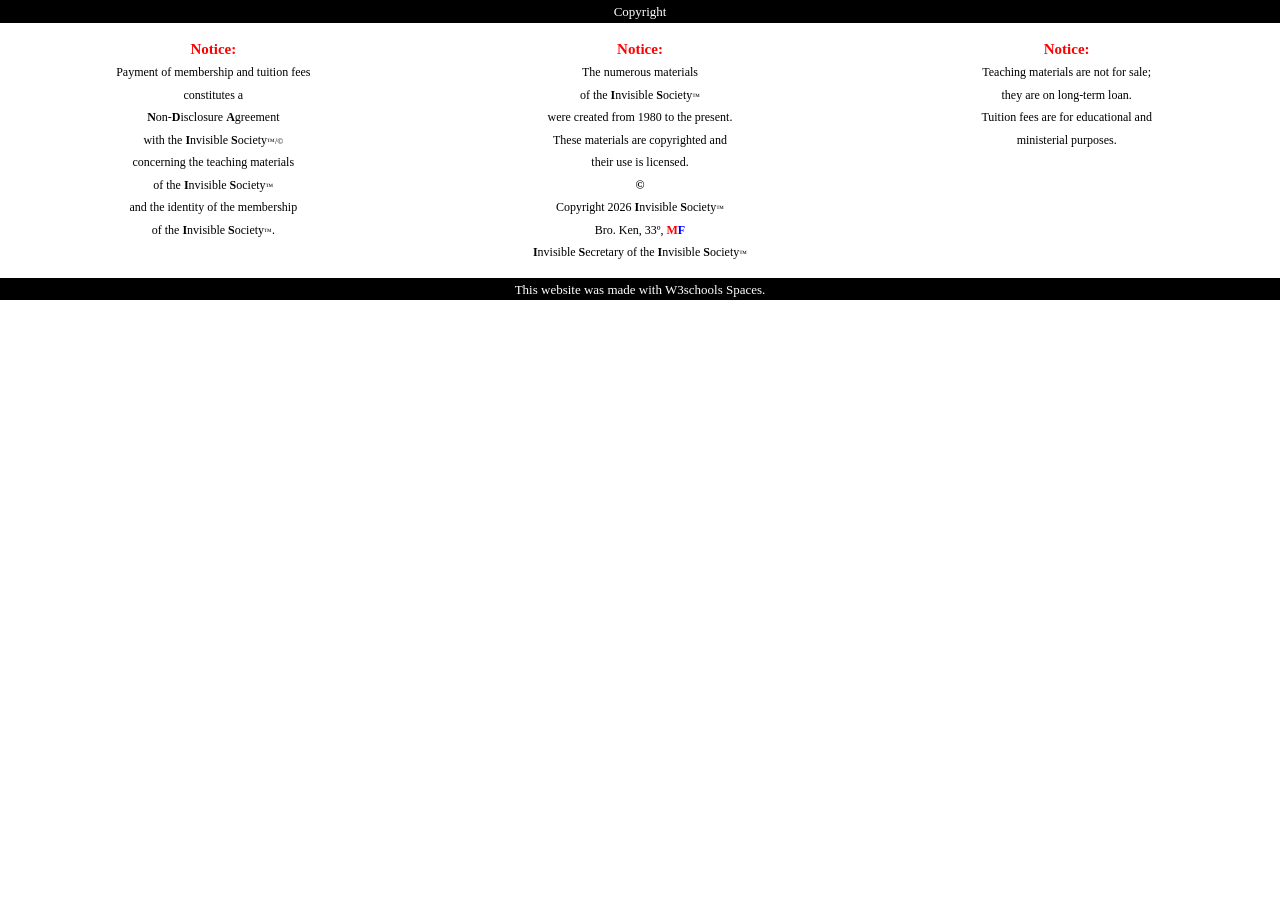
<file: original-builder-reference/footer-body.html>
<!DOCTYPE html>
<html>
<!--Head Section-->
   <head>
      <title>W3.CSS Template</title>
      <meta charset="UTF-8">
      <!--"viewport" makes the website look good on all devices and screen resolutions-->
      <meta name="viewport" content="width=device-width, initial-scale=1">
      <link rel="stylesheet" href="https://www.w3schools.com/w3css/4/w3.css">
      <link rel="stylesheet" href="https://fonts.googleapis.com/css?family=Montserrat">
      <link rel="stylesheet" href="https://cdnjs.cloudflare.com/ajax/libs/font-awesome/4.7.0/css/font-awesome.min.css">
      <!--.p1 for circumflex in Greek: span class="p1"-->
      <style>body, h1,h2,h3,h4,h5,h6 {font-family: "Times New Roman"} .p1 {font-family: "Arial Unicode MS"} p.small {line-height:0.75} p.big {line-height:1.4} table.center {margin-left: auto; margin-right: auto;}</style>
   </head><!--end of head-->

<!--Body Section-->
   <body>
      <div class="w3-padding-8 w3-center w3-black"><!--black-->
         <span style="font-size:13px">
        Copyright
         </span>
      </div><!--end div class-->
    <div class="w3-row w3-white">
         <div class="w3-col s4 w3-center"><p><span style="color:red"><b>Notice:</b></span><br />
            <span style="font-size:12px">Payment of membership and tuition fees<br />
            constitutes a<br />
            <b>N</b>on-<b>D</b>isclosure <b>A</b>greement<br />
            with the <b>I</b>nvisible <b>S</b>ociety<span style="font-size:8px">&trade;/©</span><br />
            concerning the teaching materials<br />
            of the <b>I</b>nvisible <b>S</b>ociety<span style="font-size:8px">™</span><br />
            and the identity of the membership<br />
            of the <b>I</b>nvisible <b>S</b>ociety<span style="font-size:8px">™</span>.</span></p>
         </div><!--end of column-->
         <div class="w3-col s4 w3-center"><p><span style="color:red"><b>Notice:</b></span><br />
            <span style="font-size:12px">The numerous materials<br />
            of the <b>I</b>nvisible <b>S</b>ociety<span style="font-size:8px">™</span><br />
            were created from 1980 to the present.<br />
            These materials are copyrighted and<br />
            their use is licensed.<br />
            <b>©</b><br />
            Copyright 2026 <b>I</b>nvisible <b>S</b>ociety<span style="font-size:8px">™</span><br />
            Bro. Ken, 33º, <span style="color:red"><b>M</b></span><span style="color:blue"><b>F</b></span><br />
            <b>I</b>nvisible <b>S</b>ecretary of the <b>I</b>nvisible <b>S</b>ociety<span style="font-size:8px">™</span></span></p>
         </div><!--end of column-->
         <div class="w3-col s4 w3-center"><p class="w3-medium"><span style="color:red"><b>Notice:</b></span><br />
            <span style="font-size:12px">Teaching materials are not for sale;<br />
            they are on long-term loan.<br />
            Tuition fees are for educational and<br />
            ministerial purposes.</span>​</p>
         </div><!--end of column-->
      </div><!--end of row-->
      </div><!--end of container-->
<!--end of copyright-->
<div class="w3-padding-8 w3-center w3-black"><!--black-->
         <span style="font-size:13px">
         This website was made with W3schools Spaces.
         </span>
      </div><!--end div class-->
   </body>
</html>
</file>
<file: famous-demo/assets/reference.css>
@import"https://fonts.googleapis.com/css2?family=Cormorant+Garamond:ital,wght@0,400;0,500;0,600;0,700;1,400;1,500&family=Cinzel:wght@400;500;600&family=Inter:wght@300;400;500;600;700&family=JetBrains+Mono:wght@400;500;600&family=Noto+Serif+Hebrew:wght@400;600&display=swap";*,:before,:after{--tw-border-spacing-x: 0;--tw-border-spacing-y: 0;--tw-translate-x: 0;--tw-translate-y: 0;--tw-rotate: 0;--tw-skew-x: 0;--tw-skew-y: 0;--tw-scale-x: 1;--tw-scale-y: 1;--tw-pan-x: ;--tw-pan-y: ;--tw-pinch-zoom: ;--tw-scroll-snap-strictness: proximity;--tw-gradient-from-position: ;--tw-gradient-via-position: ;--tw-gradient-to-position: ;--tw-ordinal: ;--tw-slashed-zero: ;--tw-numeric-figure: ;--tw-numeric-spacing: ;--tw-numeric-fraction: ;--tw-ring-inset: ;--tw-ring-offset-width: 0px;--tw-ring-offset-color: #fff;--tw-ring-color: rgb(59 130 246 / .5);--tw-ring-offset-shadow: 0 0 #0000;--tw-ring-shadow: 0 0 #0000;--tw-shadow: 0 0 #0000;--tw-shadow-colored: 0 0 #0000;--tw-blur: ;--tw-brightness: ;--tw-contrast: ;--tw-grayscale: ;--tw-hue-rotate: ;--tw-invert: ;--tw-saturate: ;--tw-sepia: ;--tw-drop-shadow: ;--tw-backdrop-blur: ;--tw-backdrop-brightness: ;--tw-backdrop-contrast: ;--tw-backdrop-grayscale: ;--tw-backdrop-hue-rotate: ;--tw-backdrop-invert: ;--tw-backdrop-opacity: ;--tw-backdrop-saturate: ;--tw-backdrop-sepia: ;--tw-contain-size: ;--tw-contain-layout: ;--tw-contain-paint: ;--tw-contain-style: }::backdrop{--tw-border-spacing-x: 0;--tw-border-spacing-y: 0;--tw-translate-x: 0;--tw-translate-y: 0;--tw-rotate: 0;--tw-skew-x: 0;--tw-skew-y: 0;--tw-scale-x: 1;--tw-scale-y: 1;--tw-pan-x: ;--tw-pan-y: ;--tw-pinch-zoom: ;--tw-scroll-snap-strictness: proximity;--tw-gradient-from-position: ;--tw-gradient-via-position: ;--tw-gradient-to-position: ;--tw-ordinal: ;--tw-slashed-zero: ;--tw-numeric-figure: ;--tw-numeric-spacing: ;--tw-numeric-fraction: ;--tw-ring-inset: ;--tw-ring-offset-width: 0px;--tw-ring-offset-color: #fff;--tw-ring-color: rgb(59 130 246 / .5);--tw-ring-offset-shadow: 0 0 #0000;--tw-ring-shadow: 0 0 #0000;--tw-shadow: 0 0 #0000;--tw-shadow-colored: 0 0 #0000;--tw-blur: ;--tw-brightness: ;--tw-contrast: ;--tw-grayscale: ;--tw-hue-rotate: ;--tw-invert: ;--tw-saturate: ;--tw-sepia: ;--tw-drop-shadow: ;--tw-backdrop-blur: ;--tw-backdrop-brightness: ;--tw-backdrop-contrast: ;--tw-backdrop-grayscale: ;--tw-backdrop-hue-rotate: ;--tw-backdrop-invert: ;--tw-backdrop-opacity: ;--tw-backdrop-saturate: ;--tw-backdrop-sepia: ;--tw-contain-size: ;--tw-contain-layout: ;--tw-contain-paint: ;--tw-contain-style: }*,:before,:after{box-sizing:border-box;border-width:0;border-style:solid;border-color:#e5e7eb}:before,:after{--tw-content: ""}html,:host{line-height:1.5;-webkit-text-size-adjust:100%;-moz-tab-size:4;-o-tab-size:4;tab-size:4;font-family:Inter,sans-serif;font-feature-settings:normal;font-variation-settings:normal;-webkit-tap-highlight-color:transparent}body{margin:0;line-height:inherit}hr{height:0;color:inherit;border-top-width:1px}abbr:where([title]){-webkit-text-decoration:underline dotted;text-decoration:underline dotted}h1,h2,h3,h4,h5,h6{font-size:inherit;font-weight:inherit}a{color:inherit;text-decoration:inherit}b,strong{font-weight:bolder}code,kbd,samp,pre{font-family:JetBrains Mono,monospace;font-feature-settings:normal;font-variation-settings:normal;font-size:1em}small{font-size:80%}sub,sup{font-size:75%;line-height:0;position:relative;vertical-align:baseline}sub{bottom:-.25em}sup{top:-.5em}table{text-indent:0;border-color:inherit;border-collapse:collapse}button,input,optgroup,select,textarea{font-family:inherit;font-feature-settings:inherit;font-variation-settings:inherit;font-size:100%;font-weight:inherit;line-height:inherit;letter-spacing:inherit;color:inherit;margin:0;padding:0}button,select{text-transform:none}button,input:where([type=button]),input:where([type=reset]),input:where([type=submit]){-webkit-appearance:button;background-color:transparent;background-image:none}:-moz-focusring{outline:auto}:-moz-ui-invalid{box-shadow:none}progress{vertical-align:baseline}::-webkit-inner-spin-button,::-webkit-outer-spin-button{height:auto}[type=search]{-webkit-appearance:textfield;outline-offset:-2px}::-webkit-search-decoration{-webkit-appearance:none}::-webkit-file-upload-button{-webkit-appearance:button;font:inherit}summary{display:list-item}blockquote,dl,dd,h1,h2,h3,h4,h5,h6,hr,figure,p,pre{margin:0}fieldset{margin:0;padding:0}legend{padding:0}ol,ul,menu{list-style:none;margin:0;padding:0}dialog{padding:0}textarea{resize:vertical}input::-moz-placeholder,textarea::-moz-placeholder{opacity:1;color:#9ca3af}input::placeholder,textarea::placeholder{opacity:1;color:#9ca3af}button,[role=button]{cursor:pointer}:disabled{cursor:default}img,svg,video,canvas,audio,iframe,embed,object{display:block;vertical-align:middle}img,video{max-width:100%;height:auto}[hidden]:where(:not([hidden=until-found])){display:none}:root{--background: 210 40% 98%;--foreground: 222.2 84% 4.9%;--card: 0 0% 100%;--card-foreground: 222.2 84% 4.9%;--popover: 0 0% 100%;--popover-foreground: 222.2 84% 4.9%;--primary: 221 83% 53%;--primary-foreground: 210 40% 98%;--secondary: 210 40% 96.1%;--secondary-foreground: 222.2 47.4% 11.2%;--muted: 210 40% 96.1%;--muted-foreground: 215.4 16.3% 46.9%;--accent: 210 40% 96.1%;--accent-foreground: 222.2 47.4% 11.2%;--destructive: 0 84.2% 60.2%;--destructive-foreground: 210 40% 98%;--border: 214.3 31.8% 91.4%;--input: 214.3 31.8% 91.4%;--ring: 221 83% 53%;--radius: .5rem;--sidebar-background: 220 23% 95%;--sidebar-foreground: 215 25% 27%;--sidebar-primary: 221 83% 53%;--sidebar-primary-foreground: 0 0% 100%;--sidebar-accent: 220 14% 90%;--sidebar-accent-foreground: 215 25% 27%;--sidebar-border: 220 13% 91%;--sidebar-ring: 221 83% 53%}.dark{--background: 222.2 84% 4.9%;--foreground: 210 40% 98%;--card: 222.2 84% 4.9%;--card-foreground: 210 40% 98%;--popover: 222.2 84% 4.9%;--popover-foreground: 210 40% 98%;--primary: 217.2 91.2% 59.8%;--primary-foreground: 222.2 47.4% 11.2%;--secondary: 217.2 32.6% 17.5%;--secondary-foreground: 210 40% 98%;--muted: 217.2 32.6% 17.5%;--muted-foreground: 215 20.2% 65.1%;--accent: 217.2 32.6% 17.5%;--accent-foreground: 210 40% 98%;--destructive: 0 62.8% 30.6%;--destructive-foreground: 210 40% 98%;--border: 217.2 32.6% 17.5%;--input: 217.2 32.6% 17.5%;--ring: 224.3 76.3% 48%;--sidebar-background: 215 28% 17%;--sidebar-foreground: 210 40% 98%;--sidebar-primary: 217.2 91.2% 59.8%;--sidebar-primary-foreground: 0 0% 100%;--sidebar-accent: 215 25% 27%;--sidebar-accent-foreground: 210 40% 98%;--sidebar-border: 215 25% 27%;--sidebar-ring: 217.2 91.2% 59.8%}*{border-color:hsl(var(--border))}body{--tw-bg-opacity: 1;background-color:rgb(7 6 15 / var(--tw-bg-opacity, 1));font-family:Inter,sans-serif;--tw-text-opacity: 1;color:rgb(239 230 210 / var(--tw-text-opacity, 1));-webkit-font-smoothing:antialiased;-moz-osx-font-smoothing:grayscale}html{scroll-behavior:smooth}pre,code{font-family:JetBrains Mono,monospace}.sr-only{position:absolute;width:1px;height:1px;padding:0;margin:-1px;overflow:hidden;clip:rect(0,0,0,0);white-space:nowrap;border-width:0}.pointer-events-none{pointer-events:none}.pointer-events-auto{pointer-events:auto}.visible{visibility:visible}.invisible{visibility:hidden}.fixed{position:fixed}.absolute{position:absolute}.relative{position:relative}.inset-0{top:0;right:0;bottom:0;left:0}.inset-x-0{left:0;right:0}.inset-y-0{top:0;bottom:0}.-bottom-0\.5{bottom:-.125rem}.-bottom-12{bottom:-3rem}.-bottom-7{bottom:-1.75rem}.-bottom-\[25px\]{bottom:-25px}.-left-12{left:-3rem}.-left-20{left:-5rem}.-right-1{right:-.25rem}.-right-10{right:-2.5rem}.-right-12{right:-3rem}.-right-40{right:-10rem}.-top-1{top:-.25rem}.-top-10{top:-2.5rem}.-top-12{top:-3rem}.bottom-0{bottom:0}.bottom-6{bottom:1.5rem}.bottom-8{bottom:2rem}.left-0{left:0}.left-1{left:.25rem}.left-1\/2{left:50%}.left-2{left:.5rem}.left-3{left:.75rem}.left-3\.5{left:.875rem}.left-4{left:1rem}.left-6{left:1.5rem}.left-8{left:2rem}.left-\[50\%\]{left:50%}.right-0{right:0}.right-1{right:.25rem}.right-2{right:.5rem}.right-3{right:.75rem}.right-4{right:1rem}.top-0{top:0}.top-1\.5{top:.375rem}.top-1\/2{top:50%}.top-2{top:.5rem}.top-3\.5{top:.875rem}.top-4{top:1rem}.top-8{top:2rem}.top-\[1px\]{top:1px}.top-\[22px\]{top:22px}.top-\[50\%\]{top:50%}.top-\[60\%\]{top:60%}.top-full{top:100%}.z-10{z-index:10}.z-20{z-index:20}.z-50{z-index:50}.z-\[100\]{z-index:100}.z-\[1\]{z-index:1}.z-\[70\]{z-index:70}.z-\[75\]{z-index:75}.z-\[80\]{z-index:80}.z-\[85\]{z-index:85}.z-\[90\]{z-index:90}.col-span-2{grid-column:span 2 / span 2}.-mx-1{margin-left:-.25rem;margin-right:-.25rem}.mx-2{margin-left:.5rem;margin-right:.5rem}.mx-3\.5{margin-left:.875rem;margin-right:.875rem}.mx-4{margin-left:1rem;margin-right:1rem}.mx-auto{margin-left:auto;margin-right:auto}.my-0\.5{margin-top:.125rem;margin-bottom:.125rem}.my-1{margin-top:.25rem;margin-bottom:.25rem}.my-4{margin-top:1rem;margin-bottom:1rem}.my-6{margin-top:1.5rem;margin-bottom:1.5rem}.-ml-4{margin-left:-1rem}.-mt-4{margin-top:-1rem}.mb-1{margin-bottom:.25rem}.mb-1\.5{margin-bottom:.375rem}.mb-10{margin-bottom:2.5rem}.mb-14{margin-bottom:3.5rem}.mb-2{margin-bottom:.5rem}.mb-24{margin-bottom:6rem}.mb-3{margin-bottom:.75rem}.mb-4{margin-bottom:1rem}.mb-5{margin-bottom:1.25rem}.mb-6{margin-bottom:1.5rem}.mb-8{margin-bottom:2rem}.ml-1{margin-left:.25rem}.ml-auto{margin-left:auto}.mr-2{margin-right:.5rem}.mt-0\.5{margin-top:.125rem}.mt-1{margin-top:.25rem}.mt-1\.5{margin-top:.375rem}.mt-10{margin-top:2.5rem}.mt-14{margin-top:3.5rem}.mt-16{margin-top:4rem}.mt-2{margin-top:.5rem}.mt-20{margin-top:5rem}.mt-24{margin-top:6rem}.mt-3{margin-top:.75rem}.mt-4{margin-top:1rem}.mt-5{margin-top:1.25rem}.mt-6{margin-top:1.5rem}.mt-8{margin-top:2rem}.mt-\[-2px\]{margin-top:-2px}.mt-auto{margin-top:auto}.block{display:block}.inline-block{display:inline-block}.flex{display:flex}.inline-flex{display:inline-flex}.table{display:table}.grid{display:grid}.hidden{display:none}.aspect-square{aspect-ratio:1 / 1}.aspect-video{aspect-ratio:16 / 9}.size-4{width:1rem;height:1rem}.h-1{height:.25rem}.h-1\.5{height:.375rem}.h-10{height:2.5rem}.h-11{height:2.75rem}.h-12{height:3rem}.h-14{height:3.5rem}.h-16{height:4rem}.h-2{height:.5rem}.h-2\.5{height:.625rem}.h-20{height:5rem}.h-3{height:.75rem}.h-3\.5{height:.875rem}.h-4{height:1rem}.h-48{height:12rem}.h-5{height:1.25rem}.h-6{height:1.5rem}.h-64{height:16rem}.h-7{height:1.75rem}.h-8{height:2rem}.h-9{height:2.25rem}.h-\[18px\]{height:18px}.h-\[1px\]{height:1px}.h-\[2px\]{height:2px}.h-\[500px\]{height:500px}.h-\[600px\]{height:600px}.h-\[900px\]{height:900px}.h-\[var\(--radix-navigation-menu-viewport-height\)\]{height:var(--radix-navigation-menu-viewport-height)}.h-\[var\(--radix-select-trigger-height\)\]{height:var(--radix-select-trigger-height)}.h-auto{height:auto}.h-full{height:100%}.h-px{height:1px}.max-h-40{max-height:10rem}.max-h-96{max-height:24rem}.max-h-\[300px\]{max-height:300px}.max-h-\[85vh\]{max-height:85vh}.max-h-\[90vh\]{max-height:90vh}.max-h-\[92vh\]{max-height:92vh}.max-h-screen{max-height:100vh}.min-h-\[120px\]{min-height:120px}.min-h-\[200px\]{min-height:200px}.min-h-\[260px\]{min-height:260px}.min-h-\[80px\]{min-height:80px}.min-h-screen{min-height:100vh}.min-h-svh{min-height:100svh}.w-0{width:0px}.w-1{width:.25rem}.w-1\.5{width:.375rem}.w-10{width:2.5rem}.w-11{width:2.75rem}.w-12{width:3rem}.w-14{width:3.5rem}.w-16{width:4rem}.w-2{width:.5rem}.w-2\.5{width:.625rem}.w-20{width:5rem}.w-3{width:.75rem}.w-3\.5{width:.875rem}.w-3\/4{width:75%}.w-4{width:1rem}.w-5{width:1.25rem}.w-56{width:14rem}.w-6{width:1.5rem}.w-64{width:16rem}.w-7{width:1.75rem}.w-72{width:18rem}.w-8{width:2rem}.w-80{width:20rem}.w-9{width:2.25rem}.w-\[100px\]{width:100px}.w-\[1px\]{width:1px}.w-\[300px\]{width:300px}.w-\[340px\]{width:340px}.w-\[500px\]{width:500px}.w-\[600px\]{width:600px}.w-\[700px\]{width:700px}.w-\[900px\]{width:900px}.w-auto{width:auto}.w-full{width:100%}.w-max{width:-moz-max-content;width:max-content}.w-px{width:1px}.min-w-0{min-width:0px}.min-w-5{min-width:1.25rem}.min-w-\[100px\]{min-width:100px}.min-w-\[12rem\]{min-width:12rem}.min-w-\[18px\]{min-width:18px}.min-w-\[8rem\]{min-width:8rem}.min-w-\[var\(--radix-select-trigger-width\)\]{min-width:var(--radix-select-trigger-width)}.min-w-max{min-width:-moz-max-content;min-width:max-content}.max-w-2xl{max-width:42rem}.max-w-3xl{max-width:48rem}.max-w-4xl{max-width:56rem}.max-w-7xl{max-width:80rem}.max-w-\[--skeleton-width\]{max-width:var(--skeleton-width)}.max-w-lg{max-width:32rem}.max-w-max{max-width:-moz-max-content;max-width:max-content}.max-w-md{max-width:28rem}.max-w-sm{max-width:24rem}.max-w-xl{max-width:36rem}.flex-1{flex:1 1 0%}.shrink-0{flex-shrink:0}.grow{flex-grow:1}.grow-0{flex-grow:0}.basis-full{flex-basis:100%}.caption-bottom{caption-side:bottom}.border-collapse{border-collapse:collapse}.origin-center{transform-origin:center}.-translate-x-1\/2{--tw-translate-x: -50%;transform:translate(var(--tw-translate-x),var(--tw-translate-y)) rotate(var(--tw-rotate)) skew(var(--tw-skew-x)) skewY(var(--tw-skew-y)) scaleX(var(--tw-scale-x)) scaleY(var(--tw-scale-y))}.-translate-x-px{--tw-translate-x: -1px;transform:translate(var(--tw-translate-x),var(--tw-translate-y)) rotate(var(--tw-rotate)) skew(var(--tw-skew-x)) skewY(var(--tw-skew-y)) scaleX(var(--tw-scale-x)) scaleY(var(--tw-scale-y))}.-translate-y-1\/2{--tw-translate-y: -50%;transform:translate(var(--tw-translate-x),var(--tw-translate-y)) rotate(var(--tw-rotate)) skew(var(--tw-skew-x)) skewY(var(--tw-skew-y)) scaleX(var(--tw-scale-x)) scaleY(var(--tw-scale-y))}.translate-x-0{--tw-translate-x: 0px;transform:translate(var(--tw-translate-x),var(--tw-translate-y)) rotate(var(--tw-rotate)) skew(var(--tw-skew-x)) skewY(var(--tw-skew-y)) scaleX(var(--tw-scale-x)) scaleY(var(--tw-scale-y))}.translate-x-\[-50\%\]{--tw-translate-x: -50%;transform:translate(var(--tw-translate-x),var(--tw-translate-y)) rotate(var(--tw-rotate)) skew(var(--tw-skew-x)) skewY(var(--tw-skew-y)) scaleX(var(--tw-scale-x)) scaleY(var(--tw-scale-y))}.translate-x-full{--tw-translate-x: 100%;transform:translate(var(--tw-translate-x),var(--tw-translate-y)) rotate(var(--tw-rotate)) skew(var(--tw-skew-x)) skewY(var(--tw-skew-y)) scaleX(var(--tw-scale-x)) scaleY(var(--tw-scale-y))}.translate-x-px{--tw-translate-x: 1px;transform:translate(var(--tw-translate-x),var(--tw-translate-y)) rotate(var(--tw-rotate)) skew(var(--tw-skew-x)) skewY(var(--tw-skew-y)) scaleX(var(--tw-scale-x)) scaleY(var(--tw-scale-y))}.translate-y-0{--tw-translate-y: 0px;transform:translate(var(--tw-translate-x),var(--tw-translate-y)) rotate(var(--tw-rotate)) skew(var(--tw-skew-x)) skewY(var(--tw-skew-y)) scaleX(var(--tw-scale-x)) scaleY(var(--tw-scale-y))}.translate-y-8{--tw-translate-y: 2rem;transform:translate(var(--tw-translate-x),var(--tw-translate-y)) rotate(var(--tw-rotate)) skew(var(--tw-skew-x)) skewY(var(--tw-skew-y)) scaleX(var(--tw-scale-x)) scaleY(var(--tw-scale-y))}.translate-y-\[-50\%\]{--tw-translate-y: -50%;transform:translate(var(--tw-translate-x),var(--tw-translate-y)) rotate(var(--tw-rotate)) skew(var(--tw-skew-x)) skewY(var(--tw-skew-y)) scaleX(var(--tw-scale-x)) scaleY(var(--tw-scale-y))}.rotate-45{--tw-rotate: 45deg;transform:translate(var(--tw-translate-x),var(--tw-translate-y)) rotate(var(--tw-rotate)) skew(var(--tw-skew-x)) skewY(var(--tw-skew-y)) scaleX(var(--tw-scale-x)) scaleY(var(--tw-scale-y))}.rotate-90{--tw-rotate: 90deg;transform:translate(var(--tw-translate-x),var(--tw-translate-y)) rotate(var(--tw-rotate)) skew(var(--tw-skew-x)) skewY(var(--tw-skew-y)) scaleX(var(--tw-scale-x)) scaleY(var(--tw-scale-y))}.scale-110{--tw-scale-x: 1.1;--tw-scale-y: 1.1;transform:translate(var(--tw-translate-x),var(--tw-translate-y)) rotate(var(--tw-rotate)) skew(var(--tw-skew-x)) skewY(var(--tw-skew-y)) scaleX(var(--tw-scale-x)) scaleY(var(--tw-scale-y))}.scale-x-0{--tw-scale-x: 0;transform:translate(var(--tw-translate-x),var(--tw-translate-y)) rotate(var(--tw-rotate)) skew(var(--tw-skew-x)) skewY(var(--tw-skew-y)) scaleX(var(--tw-scale-x)) scaleY(var(--tw-scale-y))}.scale-x-100{--tw-scale-x: 1;transform:translate(var(--tw-translate-x),var(--tw-translate-y)) rotate(var(--tw-rotate)) skew(var(--tw-skew-x)) skewY(var(--tw-skew-y)) scaleX(var(--tw-scale-x)) scaleY(var(--tw-scale-y))}.transform{transform:translate(var(--tw-translate-x),var(--tw-translate-y)) rotate(var(--tw-rotate)) skew(var(--tw-skew-x)) skewY(var(--tw-skew-y)) scaleX(var(--tw-scale-x)) scaleY(var(--tw-scale-y))}@keyframes bounce{0%,to{transform:translateY(-25%);animation-timing-function:cubic-bezier(.8,0,1,1)}50%{transform:none;animation-timing-function:cubic-bezier(0,0,.2,1)}}.animate-bounce{animation:bounce 1s infinite}@keyframes fade-in{0%{opacity:0}to{opacity:1}}.animate-fade-in{animation:fade-in .3s ease-out}@keyframes pulse{50%{opacity:.5}}.animate-pulse{animation:pulse 2s cubic-bezier(.4,0,.6,1) infinite}@keyframes slide-in{0%{transform:translateY(10px);opacity:0}to{transform:translateY(0);opacity:1}}.animate-slide-in{animation:slide-in .3s ease-out}@keyframes spin{to{transform:rotate(360deg)}}.animate-spin{animation:spin 1s linear infinite}.cursor-default{cursor:default}.cursor-pointer{cursor:pointer}.touch-none{touch-action:none}.select-none{-webkit-user-select:none;-moz-user-select:none;user-select:none}.resize-none{resize:none}.list-none{list-style-type:none}.columns-1{-moz-columns:1;columns:1}.break-inside-avoid{-moz-column-break-inside:avoid;break-inside:avoid}.grid-cols-2{grid-template-columns:repeat(2,minmax(0,1fr))}.grid-cols-3{grid-template-columns:repeat(3,minmax(0,1fr))}.grid-cols-7{grid-template-columns:repeat(7,minmax(0,1fr))}.flex-row{flex-direction:row}.flex-col{flex-direction:column}.flex-col-reverse{flex-direction:column-reverse}.flex-wrap{flex-wrap:wrap}.items-start{align-items:flex-start}.items-end{align-items:flex-end}.items-center{align-items:center}.items-stretch{align-items:stretch}.justify-center{justify-content:center}.justify-between{justify-content:space-between}.gap-0{gap:0px}.gap-1{gap:.25rem}.gap-1\.5{gap:.375rem}.gap-12{gap:3rem}.gap-14{gap:3.5rem}.gap-2{gap:.5rem}.gap-3{gap:.75rem}.gap-4{gap:1rem}.gap-5{gap:1.25rem}.gap-6{gap:1.5rem}.gap-8{gap:2rem}.gap-px{gap:1px}.space-x-1>:not([hidden])~:not([hidden]){--tw-space-x-reverse: 0;margin-right:calc(.25rem * var(--tw-space-x-reverse));margin-left:calc(.25rem * calc(1 - var(--tw-space-x-reverse)))}.space-x-4>:not([hidden])~:not([hidden]){--tw-space-x-reverse: 0;margin-right:calc(1rem * var(--tw-space-x-reverse));margin-left:calc(1rem * calc(1 - var(--tw-space-x-reverse)))}.space-y-1>:not([hidden])~:not([hidden]){--tw-space-y-reverse: 0;margin-top:calc(.25rem * calc(1 - var(--tw-space-y-reverse)));margin-bottom:calc(.25rem * var(--tw-space-y-reverse))}.space-y-1\.5>:not([hidden])~:not([hidden]){--tw-space-y-reverse: 0;margin-top:calc(.375rem * calc(1 - var(--tw-space-y-reverse)));margin-bottom:calc(.375rem * var(--tw-space-y-reverse))}.space-y-2>:not([hidden])~:not([hidden]){--tw-space-y-reverse: 0;margin-top:calc(.5rem * calc(1 - var(--tw-space-y-reverse)));margin-bottom:calc(.5rem * var(--tw-space-y-reverse))}.space-y-3>:not([hidden])~:not([hidden]){--tw-space-y-reverse: 0;margin-top:calc(.75rem * calc(1 - var(--tw-space-y-reverse)));margin-bottom:calc(.75rem * var(--tw-space-y-reverse))}.space-y-4>:not([hidden])~:not([hidden]){--tw-space-y-reverse: 0;margin-top:calc(1rem * calc(1 - var(--tw-space-y-reverse)));margin-bottom:calc(1rem * var(--tw-space-y-reverse))}.space-y-5>:not([hidden])~:not([hidden]){--tw-space-y-reverse: 0;margin-top:calc(1.25rem * calc(1 - var(--tw-space-y-reverse)));margin-bottom:calc(1.25rem * var(--tw-space-y-reverse))}.space-y-8>:not([hidden])~:not([hidden]){--tw-space-y-reverse: 0;margin-top:calc(2rem * calc(1 - var(--tw-space-y-reverse)));margin-bottom:calc(2rem * var(--tw-space-y-reverse))}.divide-y>:not([hidden])~:not([hidden]){--tw-divide-y-reverse: 0;border-top-width:calc(1px * calc(1 - var(--tw-divide-y-reverse)));border-bottom-width:calc(1px * var(--tw-divide-y-reverse))}.divide-\[\#8a6a24\]\/15>:not([hidden])~:not([hidden]){border-color:#8a6a2426}.self-start{align-self:flex-start}.overflow-auto{overflow:auto}.overflow-hidden{overflow:hidden}.overflow-x-auto{overflow-x:auto}.overflow-y-auto{overflow-y:auto}.overflow-x-hidden{overflow-x:hidden}.truncate{overflow:hidden;text-overflow:ellipsis;white-space:nowrap}.whitespace-nowrap{white-space:nowrap}.whitespace-pre-line{white-space:pre-line}.break-words{overflow-wrap:break-word}.rounded-2xl{border-radius:1rem}.rounded-3xl{border-radius:1.5rem}.rounded-\[2px\]{border-radius:2px}.rounded-\[inherit\]{border-radius:inherit}.rounded-full{border-radius:9999px}.rounded-lg{border-radius:calc(var(--radius) + 2px)}.rounded-md{border-radius:var(--radius)}.rounded-none{border-radius:0}.rounded-sm{border-radius:calc(var(--radius) - 2px)}.rounded-xl{border-radius:.75rem}.rounded-b-xl{border-bottom-right-radius:.75rem;border-bottom-left-radius:.75rem}.rounded-t-\[10px\]{border-top-left-radius:10px;border-top-right-radius:10px}.rounded-t-xl{border-top-left-radius:.75rem;border-top-right-radius:.75rem}.rounded-tl-sm{border-top-left-radius:calc(var(--radius) - 2px)}.border{border-width:1px}.border-\[1\.5px\]{border-width:1.5px}.border-y{border-top-width:1px;border-bottom-width:1px}.border-b{border-bottom-width:1px}.border-l{border-left-width:1px}.border-l-2{border-left-width:2px}.border-r{border-right-width:1px}.border-t{border-top-width:1px}.border-dashed{border-style:dashed}.border-\[\#1a1230\]{--tw-border-opacity: 1;border-color:rgb(26 18 48 / var(--tw-border-opacity, 1))}.border-\[\#1a1230\]\/20{border-color:#1a123033}.border-\[\#1a1230\]\/30{border-color:#1a12304d}.border-\[\#8a6a24\]\/15{border-color:#8a6a2426}.border-\[\#8a6a24\]\/25{border-color:#8a6a2440}.border-\[\#8a6a24\]\/30{border-color:#8a6a244d}.border-\[\#8a6a24\]\/40{border-color:#8a6a2466}.border-\[\#8a6a24\]\/50{border-color:#8a6a2480}.border-\[\#c9a24a\]{--tw-border-opacity: 1;border-color:rgb(201 162 74 / var(--tw-border-opacity, 1))}.border-\[\#c9a24a\]\/10{border-color:#c9a24a1a}.border-\[\#c9a24a\]\/15{border-color:#c9a24a26}.border-\[\#c9a24a\]\/20{border-color:#c9a24a33}.border-\[\#c9a24a\]\/25{border-color:#c9a24a40}.border-\[\#c9a24a\]\/30{border-color:#c9a24a4d}.border-\[\#c9a24a\]\/40{border-color:#c9a24a66}.border-\[\#c9a24a\]\/50{border-color:#c9a24a80}.border-\[\#c9a24a\]\/60{border-color:#c9a24a99}.border-\[--color-border\]{border-color:var(--color-border)}.border-border{border-color:hsl(var(--border))}.border-border\/30{border-color:hsl(var(--border) / .3)}.border-border\/40{border-color:hsl(var(--border) / .4)}.border-border\/50{border-color:hsl(var(--border) / .5)}.border-border\/60{border-color:hsl(var(--border) / .6)}.border-destructive{border-color:hsl(var(--destructive))}.border-destructive\/50{border-color:hsl(var(--destructive) / .5)}.border-green-500\/30{border-color:#22c55e4d}.border-green-500\/50{border-color:#22c55e80}.border-input{border-color:hsl(var(--input))}.border-primary\/30{border-color:hsl(var(--primary) / .3)}.border-primary\/50{border-color:hsl(var(--primary) / .5)}.border-primary\/60{border-color:hsl(var(--primary) / .6)}.border-sidebar-border{border-color:hsl(var(--sidebar-border))}.border-transparent{border-color:transparent}.border-yellow-500\/30{border-color:#eab3084d}.border-yellow-500\/50{border-color:#eab30880}.border-l-transparent{border-left-color:transparent}.border-t-transparent{border-top-color:transparent}.bg-\[\#03020a\]\/70{background-color:#03020ab3}.bg-\[\#03020a\]\/80{background-color:#03020acc}.bg-\[\#03020a\]\/85{background-color:#03020ad9}.bg-\[\#04030a\]{--tw-bg-opacity: 1;background-color:rgb(4 3 10 / var(--tw-bg-opacity, 1))}.bg-\[\#07060f\]{--tw-bg-opacity: 1;background-color:rgb(7 6 15 / var(--tw-bg-opacity, 1))}.bg-\[\#07060f\]\/60{background-color:#07060f99}.bg-\[\#07060f\]\/70{background-color:#07060fb3}.bg-\[\#07060f\]\/80{background-color:#07060fcc}.bg-\[\#07060f\]\/85{background-color:#07060fd9}.bg-\[\#0a0817\]{--tw-bg-opacity: 1;background-color:rgb(10 8 23 / var(--tw-bg-opacity, 1))}.bg-\[\#0b0819\]{--tw-bg-opacity: 1;background-color:rgb(11 8 25 / var(--tw-bg-opacity, 1))}.bg-\[\#0b0819\]\/80{background-color:#0b0819cc}.bg-\[\#0d0a1c\]{--tw-bg-opacity: 1;background-color:rgb(13 10 28 / var(--tw-bg-opacity, 1))}.bg-\[\#0d0a1c\]\/80{background-color:#0d0a1ccc}.bg-\[\#0d0a1c\]\/90{background-color:#0d0a1ce6}.bg-\[\#0d0a1c\]\/95{background-color:#0d0a1cf2}.bg-\[\#120e26\]{--tw-bg-opacity: 1;background-color:rgb(18 14 38 / var(--tw-bg-opacity, 1))}.bg-\[\#1a1230\]{--tw-bg-opacity: 1;background-color:rgb(26 18 48 / var(--tw-bg-opacity, 1))}.bg-\[\#1d2a6e\]\/25{background-color:#1d2a6e40}.bg-\[\#3b1d6e\]\/25{background-color:#3b1d6e40}.bg-\[\#3b1d6e\]\/30{background-color:#3b1d6e4d}.bg-\[\#8a6a24\]{--tw-bg-opacity: 1;background-color:rgb(138 106 36 / var(--tw-bg-opacity, 1))}.bg-\[\#8a6a24\]\/25{background-color:#8a6a2440}.bg-\[\#c9a24a\]{--tw-bg-opacity: 1;background-color:rgb(201 162 74 / var(--tw-bg-opacity, 1))}.bg-\[\#c9a24a\]\/10{background-color:#c9a24a1a}.bg-\[\#c9a24a\]\/15{background-color:#c9a24a26}.bg-\[\#c9a24a\]\/20{background-color:#c9a24a33}.bg-\[\#c9a24a\]\/5{background-color:#c9a24a0d}.bg-\[\#c9a24a\]\/60{background-color:#c9a24a99}.bg-\[\#efe6d2\]{--tw-bg-opacity: 1;background-color:rgb(239 230 210 / var(--tw-bg-opacity, 1))}.bg-\[\#efe6d2\]\/30{background-color:#efe6d24d}.bg-\[\#f7f0df\]{--tw-bg-opacity: 1;background-color:rgb(247 240 223 / var(--tw-bg-opacity, 1))}.bg-\[--color-bg\]{background-color:var(--color-bg)}.bg-accent\/50{background-color:hsl(var(--accent) / .5)}.bg-accent\/60{background-color:hsl(var(--accent) / .6)}.bg-background{background-color:hsl(var(--background))}.bg-background\/50{background-color:hsl(var(--background) / .5)}.bg-background\/80{background-color:hsl(var(--background) / .8)}.bg-background\/95{background-color:hsl(var(--background) / .95)}.bg-border{background-color:hsl(var(--border))}.bg-border\/30{background-color:hsl(var(--border) / .3)}.bg-border\/50{background-color:hsl(var(--border) / .5)}.bg-border\/60{background-color:hsl(var(--border) / .6)}.bg-card{background-color:hsl(var(--card))}.bg-destructive{background-color:hsl(var(--destructive))}.bg-green-50{--tw-bg-opacity: 1;background-color:rgb(240 253 244 / var(--tw-bg-opacity, 1))}.bg-green-500{--tw-bg-opacity: 1;background-color:rgb(34 197 94 / var(--tw-bg-opacity, 1))}.bg-green-500\/20{background-color:#22c55e33}.bg-muted{background-color:hsl(var(--muted))}.bg-muted\/50{background-color:hsl(var(--muted) / .5)}.bg-muted\/70{background-color:hsl(var(--muted) / .7)}.bg-popover{background-color:hsl(var(--popover))}.bg-popover\/95{background-color:hsl(var(--popover) / .95)}.bg-primary{background-color:hsl(var(--primary))}.bg-primary\/10{background-color:hsl(var(--primary) / .1)}.bg-primary\/20{background-color:hsl(var(--primary) / .2)}.bg-primary\/30{background-color:hsl(var(--primary) / .3)}.bg-primary\/5{background-color:hsl(var(--primary) / .05)}.bg-secondary{background-color:hsl(var(--secondary))}.bg-secondary\/40{background-color:hsl(var(--secondary) / .4)}.bg-secondary\/50{background-color:hsl(var(--secondary) / .5)}.bg-sidebar-border{background-color:hsl(var(--sidebar-border))}.bg-transparent{background-color:transparent}.bg-white\/30{background-color:#ffffff4d}.bg-white\/40{background-color:#fff6}.bg-white\/50{background-color:#ffffff80}.bg-white\/60{background-color:#fff9}.bg-yellow-50{--tw-bg-opacity: 1;background-color:rgb(254 252 232 / var(--tw-bg-opacity, 1))}.bg-yellow-500{--tw-bg-opacity: 1;background-color:rgb(234 179 8 / var(--tw-bg-opacity, 1))}.bg-yellow-500\/20{background-color:#eab30833}.bg-gradient-to-b{background-image:linear-gradient(to bottom,var(--tw-gradient-stops))}.bg-gradient-to-br{background-image:linear-gradient(to bottom right,var(--tw-gradient-stops))}.bg-gradient-to-r{background-image:linear-gradient(to right,var(--tw-gradient-stops))}.bg-gradient-to-t{background-image:linear-gradient(to top,var(--tw-gradient-stops))}.from-\[\#07060f\]{--tw-gradient-from: #07060f var(--tw-gradient-from-position);--tw-gradient-to: rgb(7 6 15 / 0) var(--tw-gradient-to-position);--tw-gradient-stops: var(--tw-gradient-from), var(--tw-gradient-to)}.from-\[\#0a0817\]{--tw-gradient-from: #0a0817 var(--tw-gradient-from-position);--tw-gradient-to: rgb(10 8 23 / 0) var(--tw-gradient-to-position);--tw-gradient-stops: var(--tw-gradient-from), var(--tw-gradient-to)}.from-\[\#120e26\]{--tw-gradient-from: #120e26 var(--tw-gradient-from-position);--tw-gradient-to: rgb(18 14 38 / 0) var(--tw-gradient-to-position);--tw-gradient-stops: var(--tw-gradient-from), var(--tw-gradient-to)}.from-\[\#16102e\]{--tw-gradient-from: #16102e var(--tw-gradient-from-position);--tw-gradient-to: rgb(22 16 46 / 0) var(--tw-gradient-to-position);--tw-gradient-stops: var(--tw-gradient-from), var(--tw-gradient-to)}.from-\[\#1a1236\]{--tw-gradient-from: #1a1236 var(--tw-gradient-from-position);--tw-gradient-to: rgb(26 18 54 / 0) var(--tw-gradient-to-position);--tw-gradient-stops: var(--tw-gradient-from), var(--tw-gradient-to)}.from-\[\#8a6a24\]{--tw-gradient-from: #8a6a24 var(--tw-gradient-from-position);--tw-gradient-to: rgb(138 106 36 / 0) var(--tw-gradient-to-position);--tw-gradient-stops: var(--tw-gradient-from), var(--tw-gradient-to)}.from-\[\#c9a24a\]{--tw-gradient-from: #c9a24a var(--tw-gradient-from-position);--tw-gradient-to: rgb(201 162 74 / 0) var(--tw-gradient-to-position);--tw-gradient-stops: var(--tw-gradient-from), var(--tw-gradient-to)}.from-\[\#c9a24a\]\/20{--tw-gradient-from: rgb(201 162 74 / .2) var(--tw-gradient-from-position);--tw-gradient-to: rgb(201 162 74 / 0) var(--tw-gradient-to-position);--tw-gradient-stops: var(--tw-gradient-from), var(--tw-gradient-to)}.from-\[\#e2c472\]{--tw-gradient-from: #e2c472 var(--tw-gradient-from-position);--tw-gradient-to: rgb(226 196 114 / 0) var(--tw-gradient-to-position);--tw-gradient-stops: var(--tw-gradient-from), var(--tw-gradient-to)}.from-transparent{--tw-gradient-from: transparent var(--tw-gradient-from-position);--tw-gradient-to: rgb(0 0 0 / 0) var(--tw-gradient-to-position);--tw-gradient-stops: var(--tw-gradient-from), var(--tw-gradient-to)}.via-\[\#07060f\]\/85{--tw-gradient-to: rgb(7 6 15 / 0) var(--tw-gradient-to-position);--tw-gradient-stops: var(--tw-gradient-from), rgb(7 6 15 / .85) var(--tw-gradient-via-position), var(--tw-gradient-to)}.via-\[\#0a0817\]\/40{--tw-gradient-to: rgb(10 8 23 / 0) var(--tw-gradient-to-position);--tw-gradient-stops: var(--tw-gradient-from), rgb(10 8 23 / .4) var(--tw-gradient-via-position), var(--tw-gradient-to)}.via-\[\#0d0a1c\]\/30{--tw-gradient-to: rgb(13 10 28 / 0) var(--tw-gradient-to-position);--tw-gradient-stops: var(--tw-gradient-from), rgb(13 10 28 / .3) var(--tw-gradient-via-position), var(--tw-gradient-to)}.via-\[\#0d0a24\]\/85{--tw-gradient-to: rgb(13 10 36 / 0) var(--tw-gradient-to-position);--tw-gradient-stops: var(--tw-gradient-from), rgb(13 10 36 / .85) var(--tw-gradient-via-position), var(--tw-gradient-to)}.via-\[\#110b26\]{--tw-gradient-to: rgb(17 11 38 / 0) var(--tw-gradient-to-position);--tw-gradient-stops: var(--tw-gradient-from), #110b26 var(--tw-gradient-via-position), var(--tw-gradient-to)}.via-\[\#120e26\]{--tw-gradient-to: rgb(18 14 38 / 0) var(--tw-gradient-to-position);--tw-gradient-stops: var(--tw-gradient-from), #120e26 var(--tw-gradient-via-position), var(--tw-gradient-to)}.via-\[\#140c2c\]{--tw-gradient-to: rgb(20 12 44 / 0) var(--tw-gradient-to-position);--tw-gradient-stops: var(--tw-gradient-from), #140c2c var(--tw-gradient-via-position), var(--tw-gradient-to)}.via-\[\#c9a24a\]{--tw-gradient-to: rgb(201 162 74 / 0) var(--tw-gradient-to-position);--tw-gradient-stops: var(--tw-gradient-from), #c9a24a var(--tw-gradient-via-position), var(--tw-gradient-to)}.via-transparent{--tw-gradient-to: rgb(0 0 0 / 0) var(--tw-gradient-to-position);--tw-gradient-stops: var(--tw-gradient-from), transparent var(--tw-gradient-via-position), var(--tw-gradient-to)}.to-\[\#07060f\]{--tw-gradient-to: #07060f var(--tw-gradient-to-position)}.to-\[\#07060f\]\/40{--tw-gradient-to: rgb(7 6 15 / .4) var(--tw-gradient-to-position)}.to-\[\#07060f\]\/60{--tw-gradient-to: rgb(7 6 15 / .6) var(--tw-gradient-to-position)}.to-\[\#0a0817\]{--tw-gradient-to: #0a0817 var(--tw-gradient-to-position)}.to-\[\#0b0819\]{--tw-gradient-to: #0b0819 var(--tw-gradient-to-position)}.to-\[\#0d0a1c\]{--tw-gradient-to: #0d0a1c var(--tw-gradient-to-position)}.to-\[\#5b3a8a\]{--tw-gradient-to: #5b3a8a var(--tw-gradient-to-position)}.to-\[\#8a6a24\]{--tw-gradient-to: #8a6a24 var(--tw-gradient-to-position)}.to-\[\#a8842f\]{--tw-gradient-to: #a8842f var(--tw-gradient-to-position)}.to-\[\#f3dfa2\]{--tw-gradient-to: #f3dfa2 var(--tw-gradient-to-position)}.to-transparent{--tw-gradient-to: transparent var(--tw-gradient-to-position)}.fill-\[\#c9a24a\]\/30{fill:#c9a24a4d}.fill-current{fill:currentColor}.object-cover{-o-object-fit:cover;object-fit:cover}.p-0{padding:0}.p-1{padding:.25rem}.p-2{padding:.5rem}.p-2\.5{padding:.625rem}.p-3{padding:.75rem}.p-4{padding:1rem}.p-5{padding:1.25rem}.p-6{padding:1.5rem}.p-8{padding:2rem}.p-\[1px\]{padding:1px}.px-1{padding-left:.25rem;padding-right:.25rem}.px-2{padding-left:.5rem;padding-right:.5rem}.px-2\.5{padding-left:.625rem;padding-right:.625rem}.px-3{padding-left:.75rem;padding-right:.75rem}.px-4{padding-left:1rem;padding-right:1rem}.px-5{padding-left:1.25rem;padding-right:1.25rem}.px-6{padding-left:1.5rem;padding-right:1.5rem}.px-8{padding-left:2rem;padding-right:2rem}.py-0\.5{padding-top:.125rem;padding-bottom:.125rem}.py-1{padding-top:.25rem;padding-bottom:.25rem}.py-1\.5{padding-top:.375rem;padding-bottom:.375rem}.py-10{padding-top:2.5rem;padding-bottom:2.5rem}.py-12{padding-top:3rem;padding-bottom:3rem}.py-16{padding-top:4rem;padding-bottom:4rem}.py-2{padding-top:.5rem;padding-bottom:.5rem}.py-2\.5{padding-top:.625rem;padding-bottom:.625rem}.py-20{padding-top:5rem;padding-bottom:5rem}.py-24{padding-top:6rem;padding-bottom:6rem}.py-28{padding-top:7rem;padding-bottom:7rem}.py-3{padding-top:.75rem;padding-bottom:.75rem}.py-3\.5{padding-top:.875rem;padding-bottom:.875rem}.py-4{padding-top:1rem;padding-bottom:1rem}.py-40{padding-top:10rem;padding-bottom:10rem}.py-5{padding-top:1.25rem;padding-bottom:1.25rem}.py-6{padding-top:1.5rem;padding-bottom:1.5rem}.py-8{padding-top:2rem;padding-bottom:2rem}.pb-10{padding-bottom:2.5rem}.pb-2{padding-bottom:.5rem}.pb-24{padding-bottom:6rem}.pb-3{padding-bottom:.75rem}.pb-4{padding-bottom:1rem}.pb-6{padding-bottom:1.5rem}.pl-1{padding-left:.25rem}.pl-10{padding-left:2.5rem}.pl-11{padding-left:2.75rem}.pl-2{padding-left:.5rem}.pl-2\.5{padding-left:.625rem}.pl-4{padding-left:1rem}.pl-5{padding-left:1.25rem}.pl-8{padding-left:2rem}.pr-10{padding-right:2.5rem}.pr-11{padding-right:2.75rem}.pr-2{padding-right:.5rem}.pr-2\.5{padding-right:.625rem}.pr-3{padding-right:.75rem}.pr-4{padding-right:1rem}.pr-8{padding-right:2rem}.pt-0{padding-top:0}.pt-1{padding-top:.25rem}.pt-10{padding-top:2.5rem}.pt-20{padding-top:5rem}.pt-28{padding-top:7rem}.pt-3{padding-top:.75rem}.pt-32{padding-top:8rem}.pt-4{padding-top:1rem}.pt-5{padding-top:1.25rem}.pt-6{padding-top:1.5rem}.pt-8{padding-top:2rem}.text-left{text-align:left}.text-center{text-align:center}.align-middle{vertical-align:middle}.font-display{font-family:Cinzel,Cormorant Garamond,serif}.font-hebrew{font-family:"Noto Serif Hebrew",serif}.font-mono{font-family:JetBrains Mono,monospace}.font-sans{font-family:Inter,sans-serif}.font-serif{font-family:Cormorant Garamond,Georgia,serif}.text-2xl{font-size:1.5rem;line-height:2rem}.text-3xl{font-size:1.875rem;line-height:2.25rem}.text-4xl{font-size:2.25rem;line-height:2.5rem}.text-5xl{font-size:3rem;line-height:1}.text-6xl{font-size:3.75rem;line-height:1}.text-7xl{font-size:4.5rem;line-height:1}.text-\[0\.8rem\]{font-size:.8rem}.text-\[10px\]{font-size:10px}.text-\[11px\]{font-size:11px}.text-\[13px\]{font-size:13px}.text-\[14rem\]{font-size:14rem}.text-\[15px\]{font-size:15px}.text-\[17px\]{font-size:17px}.text-\[40rem\]{font-size:40rem}.text-\[9px\]{font-size:9px}.text-base{font-size:1rem;line-height:1.5rem}.text-lg{font-size:1.125rem;line-height:1.75rem}.text-sm{font-size:.875rem;line-height:1.25rem}.text-xl{font-size:1.25rem;line-height:1.75rem}.text-xs{font-size:.75rem;line-height:1rem}.font-bold{font-weight:700}.font-medium{font-weight:500}.font-normal{font-weight:400}.font-semibold{font-weight:600}.uppercase{text-transform:uppercase}.italic{font-style:italic}.not-italic{font-style:normal}.tabular-nums{--tw-numeric-spacing: tabular-nums;font-variant-numeric:var(--tw-ordinal) var(--tw-slashed-zero) var(--tw-numeric-figure) var(--tw-numeric-spacing) var(--tw-numeric-fraction)}.leading-\[0\.98\]{line-height:.98}.leading-none{line-height:1}.leading-relaxed{line-height:1.625}.leading-snug{line-height:1.375}.leading-tight{line-height:1.25}.tracking-\[0\.15em\]{letter-spacing:.15em}.tracking-\[0\.1em\]{letter-spacing:.1em}.tracking-\[0\.25em\]{letter-spacing:.25em}.tracking-\[0\.2em\]{letter-spacing:.2em}.tracking-\[0\.35em\]{letter-spacing:.35em}.tracking-\[0\.3em\]{letter-spacing:.3em}.tracking-\[0\.4em\]{letter-spacing:.4em}.tracking-tight{letter-spacing:-.025em}.tracking-wide{letter-spacing:.025em}.tracking-wider{letter-spacing:.05em}.tracking-widest{letter-spacing:.1em}.text-\[\#07060f\]{--tw-text-opacity: 1;color:rgb(7 6 15 / var(--tw-text-opacity, 1))}.text-\[\#1a1230\]{--tw-text-opacity: 1;color:rgb(26 18 48 / var(--tw-text-opacity, 1))}.text-\[\#1a1230\]\/35{color:#1a123059}.text-\[\#1a1230\]\/40{color:#1a123066}.text-\[\#1a1230\]\/50{color:#1a123080}.text-\[\#1a1230\]\/55{color:#1a12308c}.text-\[\#1a1230\]\/60{color:#1a123099}.text-\[\#1a1230\]\/70{color:#1a1230b3}.text-\[\#2a2140\]{--tw-text-opacity: 1;color:rgb(42 33 64 / var(--tw-text-opacity, 1))}.text-\[\#3a2f4a\]{--tw-text-opacity: 1;color:rgb(58 47 74 / var(--tw-text-opacity, 1))}.text-\[\#6b4a12\]{--tw-text-opacity: 1;color:rgb(107 74 18 / var(--tw-text-opacity, 1))}.text-\[\#8a6a24\]{--tw-text-opacity: 1;color:rgb(138 106 36 / var(--tw-text-opacity, 1))}.text-\[\#8a6a24\]\/40{color:#8a6a2466}.text-\[\#c9a24a\]{--tw-text-opacity: 1;color:rgb(201 162 74 / var(--tw-text-opacity, 1))}.text-\[\#c9a24a\]\/15{color:#c9a24a26}.text-\[\#c9a24a\]\/40{color:#c9a24a66}.text-\[\#c9a24a\]\/60{color:#c9a24a99}.text-\[\#c9a24a\]\/70{color:#c9a24ab3}.text-\[\#c9a24a\]\/80{color:#c9a24acc}.text-\[\#c9a24a\]\/90{color:#c9a24ae6}.text-\[\#c9a24a\]\/\[0\.06\]{color:#c9a24a0f}.text-\[\#efe6d2\]{--tw-text-opacity: 1;color:rgb(239 230 210 / var(--tw-text-opacity, 1))}.text-\[\#efe6d2\]\/35{color:#efe6d259}.text-\[\#efe6d2\]\/40{color:#efe6d266}.text-\[\#efe6d2\]\/45{color:#efe6d273}.text-\[\#efe6d2\]\/50{color:#efe6d280}.text-\[\#efe6d2\]\/55{color:#efe6d28c}.text-\[\#efe6d2\]\/60{color:#efe6d299}.text-\[\#efe6d2\]\/65{color:#efe6d2a6}.text-\[\#efe6d2\]\/70{color:#efe6d2b3}.text-\[\#efe6d2\]\/75{color:#efe6d2bf}.text-\[\#efe6d2\]\/80{color:#efe6d2cc}.text-\[\#efe6d2\]\/85{color:#efe6d2d9}.text-\[\#f3dfa2\]{--tw-text-opacity: 1;color:rgb(243 223 162 / var(--tw-text-opacity, 1))}.text-\[\#f3dfa2\]\/90{color:#f3dfa2e6}.text-accent-foreground{color:hsl(var(--accent-foreground))}.text-card-foreground{color:hsl(var(--card-foreground))}.text-current{color:currentColor}.text-destructive{color:hsl(var(--destructive))}.text-destructive-foreground{color:hsl(var(--destructive-foreground))}.text-foreground{color:hsl(var(--foreground))}.text-foreground\/50{color:hsl(var(--foreground) / .5)}.text-foreground\/80{color:hsl(var(--foreground) / .8)}.text-green-600{--tw-text-opacity: 1;color:rgb(22 163 74 / var(--tw-text-opacity, 1))}.text-green-700{--tw-text-opacity: 1;color:rgb(21 128 61 / var(--tw-text-opacity, 1))}.text-muted-foreground{color:hsl(var(--muted-foreground))}.text-muted-foreground\/50{color:hsl(var(--muted-foreground) / .5)}.text-muted-foreground\/70{color:hsl(var(--muted-foreground) / .7)}.text-muted-foreground\/80{color:hsl(var(--muted-foreground) / .8)}.text-popover-foreground{color:hsl(var(--popover-foreground))}.text-primary{color:hsl(var(--primary))}.text-primary-foreground{color:hsl(var(--primary-foreground))}.text-primary\/40{color:hsl(var(--primary) / .4)}.text-primary\/90{color:hsl(var(--primary) / .9)}.text-red-400{--tw-text-opacity: 1;color:rgb(248 113 113 / var(--tw-text-opacity, 1))}.text-secondary-foreground{color:hsl(var(--secondary-foreground))}.text-sidebar-foreground{color:hsl(var(--sidebar-foreground))}.text-sidebar-foreground\/70{color:hsl(var(--sidebar-foreground) / .7)}.text-yellow-600{--tw-text-opacity: 1;color:rgb(202 138 4 / var(--tw-text-opacity, 1))}.text-yellow-700{--tw-text-opacity: 1;color:rgb(161 98 7 / var(--tw-text-opacity, 1))}.underline{text-decoration-line:underline}.underline-offset-4{text-underline-offset:4px}.accent-\[\#c9a24a\]{accent-color:#c9a24a}.opacity-0{opacity:0}.opacity-100{opacity:1}.opacity-25{opacity:.25}.opacity-30{opacity:.3}.opacity-40{opacity:.4}.opacity-50{opacity:.5}.opacity-60{opacity:.6}.opacity-70{opacity:.7}.opacity-75{opacity:.75}.opacity-80{opacity:.8}.opacity-90{opacity:.9}.opacity-\[0\.06\]{opacity:.06}.opacity-\[0\.07\]{opacity:.07}.opacity-\[0\.12\]{opacity:.12}.shadow-2xl{--tw-shadow: 0 25px 50px -12px rgb(0 0 0 / .25);--tw-shadow-colored: 0 25px 50px -12px var(--tw-shadow-color);box-shadow:var(--tw-ring-offset-shadow, 0 0 #0000),var(--tw-ring-shadow, 0 0 #0000),var(--tw-shadow)}.shadow-\[0_0_0_1px_hsl\(var\(--sidebar-border\)\)\]{--tw-shadow: 0 0 0 1px hsl(var(--sidebar-border));--tw-shadow-colored: 0 0 0 1px var(--tw-shadow-color);box-shadow:var(--tw-ring-offset-shadow, 0 0 #0000),var(--tw-ring-shadow, 0 0 #0000),var(--tw-shadow)}.shadow-\[0_0_20px_rgba\(201\,162\,74\,0\.4\)\]{--tw-shadow: 0 0 20px rgba(201,162,74,.4);--tw-shadow-colored: 0 0 20px var(--tw-shadow-color);box-shadow:var(--tw-ring-offset-shadow, 0 0 #0000),var(--tw-ring-shadow, 0 0 #0000),var(--tw-shadow)}.shadow-\[0_0_25px_rgba\(201\,162\,74\,0\.7\)\]{--tw-shadow: 0 0 25px rgba(201,162,74,.7);--tw-shadow-colored: 0 0 25px var(--tw-shadow-color);box-shadow:var(--tw-ring-offset-shadow, 0 0 #0000),var(--tw-ring-shadow, 0 0 #0000),var(--tw-shadow)}.shadow-\[0_0_30px_rgba\(201\,162\,74\,0\.45\)\]{--tw-shadow: 0 0 30px rgba(201,162,74,.45);--tw-shadow-colored: 0 0 30px var(--tw-shadow-color);box-shadow:var(--tw-ring-offset-shadow, 0 0 #0000),var(--tw-ring-shadow, 0 0 #0000),var(--tw-shadow)}.shadow-\[0_0_30px_rgba\(201\,162\,74\,0\.6\)\]{--tw-shadow: 0 0 30px rgba(201,162,74,.6);--tw-shadow-colored: 0 0 30px var(--tw-shadow-color);box-shadow:var(--tw-ring-offset-shadow, 0 0 #0000),var(--tw-ring-shadow, 0 0 #0000),var(--tw-shadow)}.shadow-\[0_0_40px_-5px_rgba\(201\,162\,74\,0\.6\)\]{--tw-shadow: 0 0 40px -5px rgba(201,162,74,.6);--tw-shadow-colored: 0 0 40px -5px var(--tw-shadow-color);box-shadow:var(--tw-ring-offset-shadow, 0 0 #0000),var(--tw-ring-shadow, 0 0 #0000),var(--tw-shadow)}.shadow-\[0_0_40px_rgba\(201\,162\,74\,0\.4\)\]{--tw-shadow: 0 0 40px rgba(201,162,74,.4);--tw-shadow-colored: 0 0 40px var(--tw-shadow-color);box-shadow:var(--tw-ring-offset-shadow, 0 0 #0000),var(--tw-ring-shadow, 0 0 #0000),var(--tw-shadow)}.shadow-\[0_0_40px_rgba\(201\,162\,74\,0\.5\)\]{--tw-shadow: 0 0 40px rgba(201,162,74,.5);--tw-shadow-colored: 0 0 40px var(--tw-shadow-color);box-shadow:var(--tw-ring-offset-shadow, 0 0 #0000),var(--tw-ring-shadow, 0 0 #0000),var(--tw-shadow)}.shadow-\[0_10px_40px_-10px_rgba\(201\,162\,74\,0\.5\)\]{--tw-shadow: 0 10px 40px -10px rgba(201,162,74,.5);--tw-shadow-colored: 0 10px 40px -10px var(--tw-shadow-color);box-shadow:var(--tw-ring-offset-shadow, 0 0 #0000),var(--tw-ring-shadow, 0 0 #0000),var(--tw-shadow)}.shadow-\[0_30px_80px_-30px_rgba\(26\,18\,48\,0\.6\)\]{--tw-shadow: 0 30px 80px -30px rgba(26,18,48,.6);--tw-shadow-colored: 0 30px 80px -30px var(--tw-shadow-color);box-shadow:var(--tw-ring-offset-shadow, 0 0 #0000),var(--tw-ring-shadow, 0 0 #0000),var(--tw-shadow)}.shadow-\[0_40px_120px_-20px_rgba\(201\,162\,74\,0\.35\)\]{--tw-shadow: 0 40px 120px -20px rgba(201,162,74,.35);--tw-shadow-colored: 0 40px 120px -20px var(--tw-shadow-color);box-shadow:var(--tw-ring-offset-shadow, 0 0 #0000),var(--tw-ring-shadow, 0 0 #0000),var(--tw-shadow)}.shadow-\[0_40px_120px_-20px_rgba\(201\,162\,74\,0\.4\)\]{--tw-shadow: 0 40px 120px -20px rgba(201,162,74,.4);--tw-shadow-colored: 0 40px 120px -20px var(--tw-shadow-color);box-shadow:var(--tw-ring-offset-shadow, 0 0 #0000),var(--tw-ring-shadow, 0 0 #0000),var(--tw-shadow)}.shadow-lg{--tw-shadow: 0 10px 15px -3px rgb(0 0 0 / .1), 0 4px 6px -4px rgb(0 0 0 / .1);--tw-shadow-colored: 0 10px 15px -3px var(--tw-shadow-color), 0 4px 6px -4px var(--tw-shadow-color);box-shadow:var(--tw-ring-offset-shadow, 0 0 #0000),var(--tw-ring-shadow, 0 0 #0000),var(--tw-shadow)}.shadow-md{--tw-shadow: 0 4px 6px -1px rgb(0 0 0 / .1), 0 2px 4px -2px rgb(0 0 0 / .1);--tw-shadow-colored: 0 4px 6px -1px var(--tw-shadow-color), 0 2px 4px -2px var(--tw-shadow-color);box-shadow:var(--tw-ring-offset-shadow, 0 0 #0000),var(--tw-ring-shadow, 0 0 #0000),var(--tw-shadow)}.shadow-none{--tw-shadow: 0 0 #0000;--tw-shadow-colored: 0 0 #0000;box-shadow:var(--tw-ring-offset-shadow, 0 0 #0000),var(--tw-ring-shadow, 0 0 #0000),var(--tw-shadow)}.shadow-sm{--tw-shadow: 0 1px 2px 0 rgb(0 0 0 / .05);--tw-shadow-colored: 0 1px 2px 0 var(--tw-shadow-color);box-shadow:var(--tw-ring-offset-shadow, 0 0 #0000),var(--tw-ring-shadow, 0 0 #0000),var(--tw-shadow)}.shadow-xl{--tw-shadow: 0 20px 25px -5px rgb(0 0 0 / .1), 0 8px 10px -6px rgb(0 0 0 / .1);--tw-shadow-colored: 0 20px 25px -5px var(--tw-shadow-color), 0 8px 10px -6px var(--tw-shadow-color);box-shadow:var(--tw-ring-offset-shadow, 0 0 #0000),var(--tw-ring-shadow, 0 0 #0000),var(--tw-shadow)}.outline-none{outline:2px solid transparent;outline-offset:2px}.outline{outline-style:solid}.ring-0{--tw-ring-offset-shadow: var(--tw-ring-inset) 0 0 0 var(--tw-ring-offset-width) var(--tw-ring-offset-color);--tw-ring-shadow: var(--tw-ring-inset) 0 0 0 calc(0px + var(--tw-ring-offset-width)) var(--tw-ring-color);box-shadow:var(--tw-ring-offset-shadow),var(--tw-ring-shadow),var(--tw-shadow, 0 0 #0000)}.ring-1{--tw-ring-offset-shadow: var(--tw-ring-inset) 0 0 0 var(--tw-ring-offset-width) var(--tw-ring-offset-color);--tw-ring-shadow: var(--tw-ring-inset) 0 0 0 calc(1px + var(--tw-ring-offset-width)) var(--tw-ring-color);box-shadow:var(--tw-ring-offset-shadow),var(--tw-ring-shadow),var(--tw-shadow, 0 0 #0000)}.ring-primary{--tw-ring-color: hsl(var(--primary))}.ring-sidebar-ring{--tw-ring-color: hsl(var(--sidebar-ring))}.ring-offset-background{--tw-ring-offset-color: hsl(var(--background))}.blur-3xl{--tw-blur: blur(64px);filter:var(--tw-blur) var(--tw-brightness) var(--tw-contrast) var(--tw-grayscale) var(--tw-hue-rotate) var(--tw-invert) var(--tw-saturate) var(--tw-sepia) var(--tw-drop-shadow)}.blur-\[140px\]{--tw-blur: blur(140px);filter:var(--tw-blur) var(--tw-brightness) var(--tw-contrast) var(--tw-grayscale) var(--tw-hue-rotate) var(--tw-invert) var(--tw-saturate) var(--tw-sepia) var(--tw-drop-shadow)}.blur-\[160px\]{--tw-blur: blur(160px);filter:var(--tw-blur) var(--tw-brightness) var(--tw-contrast) var(--tw-grayscale) var(--tw-hue-rotate) var(--tw-invert) var(--tw-saturate) var(--tw-sepia) var(--tw-drop-shadow)}.drop-shadow-\[0_0_25px_rgba\(201\,162\,74\,0\.35\)\]{--tw-drop-shadow: drop-shadow(0 0 25px rgba(201,162,74,.35));filter:var(--tw-blur) var(--tw-brightness) var(--tw-contrast) var(--tw-grayscale) var(--tw-hue-rotate) var(--tw-invert) var(--tw-saturate) var(--tw-sepia) var(--tw-drop-shadow)}.filter{filter:var(--tw-blur) var(--tw-brightness) var(--tw-contrast) var(--tw-grayscale) var(--tw-hue-rotate) var(--tw-invert) var(--tw-saturate) var(--tw-sepia) var(--tw-drop-shadow)}.backdrop-blur{--tw-backdrop-blur: blur(8px);-webkit-backdrop-filter:var(--tw-backdrop-blur) var(--tw-backdrop-brightness) var(--tw-backdrop-contrast) var(--tw-backdrop-grayscale) var(--tw-backdrop-hue-rotate) var(--tw-backdrop-invert) var(--tw-backdrop-opacity) var(--tw-backdrop-saturate) var(--tw-backdrop-sepia);backdrop-filter:var(--tw-backdrop-blur) var(--tw-backdrop-brightness) var(--tw-backdrop-contrast) var(--tw-backdrop-grayscale) var(--tw-backdrop-hue-rotate) var(--tw-backdrop-invert) var(--tw-backdrop-opacity) var(--tw-backdrop-saturate) var(--tw-backdrop-sepia)}.backdrop-blur-md{--tw-backdrop-blur: blur(12px);-webkit-backdrop-filter:var(--tw-backdrop-blur) var(--tw-backdrop-brightness) var(--tw-backdrop-contrast) var(--tw-backdrop-grayscale) var(--tw-backdrop-hue-rotate) var(--tw-backdrop-invert) var(--tw-backdrop-opacity) var(--tw-backdrop-saturate) var(--tw-backdrop-sepia);backdrop-filter:var(--tw-backdrop-blur) var(--tw-backdrop-brightness) var(--tw-backdrop-contrast) var(--tw-backdrop-grayscale) var(--tw-backdrop-hue-rotate) var(--tw-backdrop-invert) var(--tw-backdrop-opacity) var(--tw-backdrop-saturate) var(--tw-backdrop-sepia)}.backdrop-blur-sm{--tw-backdrop-blur: blur(4px);-webkit-backdrop-filter:var(--tw-backdrop-blur) var(--tw-backdrop-brightness) var(--tw-backdrop-contrast) var(--tw-backdrop-grayscale) var(--tw-backdrop-hue-rotate) var(--tw-backdrop-invert) var(--tw-backdrop-opacity) var(--tw-backdrop-saturate) var(--tw-backdrop-sepia);backdrop-filter:var(--tw-backdrop-blur) var(--tw-backdrop-brightness) var(--tw-backdrop-contrast) var(--tw-backdrop-grayscale) var(--tw-backdrop-hue-rotate) var(--tw-backdrop-invert) var(--tw-backdrop-opacity) var(--tw-backdrop-saturate) var(--tw-backdrop-sepia)}.backdrop-blur-xl{--tw-backdrop-blur: blur(24px);-webkit-backdrop-filter:var(--tw-backdrop-blur) var(--tw-backdrop-brightness) var(--tw-backdrop-contrast) var(--tw-backdrop-grayscale) var(--tw-backdrop-hue-rotate) var(--tw-backdrop-invert) var(--tw-backdrop-opacity) var(--tw-backdrop-saturate) var(--tw-backdrop-sepia);backdrop-filter:var(--tw-backdrop-blur) var(--tw-backdrop-brightness) var(--tw-backdrop-contrast) var(--tw-backdrop-grayscale) var(--tw-backdrop-hue-rotate) var(--tw-backdrop-invert) var(--tw-backdrop-opacity) var(--tw-backdrop-saturate) var(--tw-backdrop-sepia)}.transition{transition-property:color,background-color,border-color,text-decoration-color,fill,stroke,opacity,box-shadow,transform,filter,backdrop-filter;transition-timing-function:cubic-bezier(.4,0,.2,1);transition-duration:.15s}.transition-\[margin\,opa\]{transition-property:margin,opa;transition-timing-function:cubic-bezier(.4,0,.2,1);transition-duration:.15s}.transition-\[width\,height\,padding\]{transition-property:width,height,padding;transition-timing-function:cubic-bezier(.4,0,.2,1);transition-duration:.15s}.transition-all{transition-property:all;transition-timing-function:cubic-bezier(.4,0,.2,1);transition-duration:.15s}.transition-colors{transition-property:color,background-color,border-color,text-decoration-color,fill,stroke;transition-timing-function:cubic-bezier(.4,0,.2,1);transition-duration:.15s}.transition-opacity{transition-property:opacity;transition-timing-function:cubic-bezier(.4,0,.2,1);transition-duration:.15s}.transition-shadow{transition-property:box-shadow;transition-timing-function:cubic-bezier(.4,0,.2,1);transition-duration:.15s}.transition-transform{transition-property:transform;transition-timing-function:cubic-bezier(.4,0,.2,1);transition-duration:.15s}.delay-300{transition-delay:.3s}.duration-1000{transition-duration:1s}.duration-200{transition-duration:.2s}.duration-300{transition-duration:.3s}.duration-500{transition-duration:.5s}.duration-700{transition-duration:.7s}.ease-in-out{transition-timing-function:cubic-bezier(.4,0,.2,1)}.ease-linear{transition-timing-function:linear}@keyframes enter{0%{opacity:var(--tw-enter-opacity, 1);transform:translate3d(var(--tw-enter-translate-x, 0),var(--tw-enter-translate-y, 0),0) scale3d(var(--tw-enter-scale, 1),var(--tw-enter-scale, 1),var(--tw-enter-scale, 1)) rotate(var(--tw-enter-rotate, 0))}}@keyframes exit{to{opacity:var(--tw-exit-opacity, 1);transform:translate3d(var(--tw-exit-translate-x, 0),var(--tw-exit-translate-y, 0),0) scale3d(var(--tw-exit-scale, 1),var(--tw-exit-scale, 1),var(--tw-exit-scale, 1)) rotate(var(--tw-exit-rotate, 0))}}.animate-in{animation-name:enter;animation-duration:.15s;--tw-enter-opacity: initial;--tw-enter-scale: initial;--tw-enter-rotate: initial;--tw-enter-translate-x: initial;--tw-enter-translate-y: initial}.fade-in-0{--tw-enter-opacity: 0}.fade-in-80{--tw-enter-opacity: .8}.zoom-in-95{--tw-enter-scale: .95}.duration-1000{animation-duration:1s}.duration-200{animation-duration:.2s}.duration-300{animation-duration:.3s}.duration-500{animation-duration:.5s}.duration-700{animation-duration:.7s}.delay-300{animation-delay:.3s}.ease-in-out{animation-timing-function:cubic-bezier(.4,0,.2,1)}.ease-linear{animation-timing-function:linear}.paused{animation-play-state:paused}.text-gold-gradient{background:linear-gradient(135deg,#f3dfa2,#c9a24a 45%,#8a6a24);-webkit-background-clip:text;background-clip:text;color:transparent}.gold-rule{background:linear-gradient(90deg,transparent,#c9a24a,transparent);height:1px}.parchment{background-color:#efe6d2;background-image:radial-gradient(ellipse at top left,rgba(201,162,74,.18),transparent 60%),radial-gradient(ellipse at bottom right,rgba(110,70,30,.15),transparent 55%)}.glow-gold{box-shadow:0 0 0 1px #c9a24a59,0 10px 40px -10px #c9a24a59}.star-field{background-image:radial-gradient(1px 1px at 20% 30%,rgba(255,255,255,.5),transparent),radial-gradient(1px 1px at 70% 80%,rgba(255,255,255,.35),transparent),radial-gradient(1.5px 1.5px at 40% 70%,rgba(243,223,162,.5),transparent),radial-gradient(1px 1px at 85% 20%,rgba(255,255,255,.4),transparent),radial-gradient(1px 1px at 10% 85%,rgba(243,223,162,.35),transparent),radial-gradient(1px 1px at 55% 15%,rgba(255,255,255,.3),transparent);background-size:400px 400px}.\[column-fill\:_balance\]{-moz-column-fill:balance;column-fill:balance}@keyframes slow-spin{0%{transform:rotate(0)}to{transform:rotate(360deg)}}.animate-slow-spin{animation:slow-spin 120s linear infinite}@keyframes float-soft{0%,to{transform:translateY(0)}50%{transform:translateY(-10px)}}.animate-float-soft{animation:float-soft 7s ease-in-out infinite}@keyframes pulse-glow{0%,to{opacity:.55}50%{opacity:1}}.animate-pulse-glow{animation:pulse-glow 4s ease-in-out infinite}.reveal{opacity:0;transform:translateY(28px);transition:opacity 1s ease,transform 1s ease}.reveal.is-visible{opacity:1;transform:translateY(0)}::-moz-selection{background:#c9a24a59}::selection{background:#c9a24a59}.file\:border-0::file-selector-button{border-width:0px}.file\:bg-transparent::file-selector-button{background-color:transparent}.file\:text-sm::file-selector-button{font-size:.875rem;line-height:1.25rem}.file\:font-medium::file-selector-button{font-weight:500}.placeholder\:text-\[\#1a1230\]\/40::-moz-placeholder{color:#1a123066}.placeholder\:text-\[\#1a1230\]\/40::placeholder{color:#1a123066}.placeholder\:text-\[\#efe6d2\]\/25::-moz-placeholder{color:#efe6d240}.placeholder\:text-\[\#efe6d2\]\/25::placeholder{color:#efe6d240}.placeholder\:text-\[\#efe6d2\]\/35::-moz-placeholder{color:#efe6d259}.placeholder\:text-\[\#efe6d2\]\/35::placeholder{color:#efe6d259}.placeholder\:text-muted-foreground::-moz-placeholder{color:hsl(var(--muted-foreground))}.placeholder\:text-muted-foreground::placeholder{color:hsl(var(--muted-foreground))}.placeholder\:text-muted-foreground\/60::-moz-placeholder{color:hsl(var(--muted-foreground) / .6)}.placeholder\:text-muted-foreground\/60::placeholder{color:hsl(var(--muted-foreground) / .6)}.after\:absolute:after{content:var(--tw-content);position:absolute}.after\:-inset-2:after{content:var(--tw-content);top:-.5rem;right:-.5rem;bottom:-.5rem;left:-.5rem}.after\:inset-y-0:after{content:var(--tw-content);top:0;bottom:0}.after\:left-1\/2:after{content:var(--tw-content);left:50%}.after\:w-1:after{content:var(--tw-content);width:.25rem}.after\:w-\[2px\]:after{content:var(--tw-content);width:2px}.after\:-translate-x-1\/2:after{content:var(--tw-content);--tw-translate-x: -50%;transform:translate(var(--tw-translate-x),var(--tw-translate-y)) rotate(var(--tw-rotate)) skew(var(--tw-skew-x)) skewY(var(--tw-skew-y)) scaleX(var(--tw-scale-x)) scaleY(var(--tw-scale-y))}.first\:rounded-l-md:first-child{border-top-left-radius:var(--radius);border-bottom-left-radius:var(--radius)}.first\:border-l:first-child{border-left-width:1px}.last\:rounded-r-md:last-child{border-top-right-radius:var(--radius);border-bottom-right-radius:var(--radius)}.last\:border-0:last-child{border-width:0px}.focus-within\:relative:focus-within{position:relative}.focus-within\:z-20:focus-within{z-index:20}.hover\:h-2\.5:hover{height:.625rem}.hover\:w-2\.5:hover{width:.625rem}.hover\:-translate-y-1:hover{--tw-translate-y: -.25rem;transform:translate(var(--tw-translate-x),var(--tw-translate-y)) rotate(var(--tw-rotate)) skew(var(--tw-skew-x)) skewY(var(--tw-skew-y)) scaleX(var(--tw-scale-x)) scaleY(var(--tw-scale-y))}.hover\:-translate-y-1\.5:hover{--tw-translate-y: -.375rem;transform:translate(var(--tw-translate-x),var(--tw-translate-y)) rotate(var(--tw-rotate)) skew(var(--tw-skew-x)) skewY(var(--tw-skew-y)) scaleX(var(--tw-scale-x)) scaleY(var(--tw-scale-y))}.hover\:scale-110:hover{--tw-scale-x: 1.1;--tw-scale-y: 1.1;transform:translate(var(--tw-translate-x),var(--tw-translate-y)) rotate(var(--tw-rotate)) skew(var(--tw-skew-x)) skewY(var(--tw-skew-y)) scaleX(var(--tw-scale-x)) scaleY(var(--tw-scale-y))}.hover\:border-\[\#1a1230\]:hover{--tw-border-opacity: 1;border-color:rgb(26 18 48 / var(--tw-border-opacity, 1))}.hover\:border-\[\#8a6a24\]:hover{--tw-border-opacity: 1;border-color:rgb(138 106 36 / var(--tw-border-opacity, 1))}.hover\:border-\[\#c9a24a\]:hover{--tw-border-opacity: 1;border-color:rgb(201 162 74 / var(--tw-border-opacity, 1))}.hover\:border-\[\#c9a24a\]\/40:hover{border-color:#c9a24a66}.hover\:border-\[\#c9a24a\]\/50:hover{border-color:#c9a24a80}.hover\:border-\[\#c9a24a\]\/60:hover{border-color:#c9a24a99}.hover\:border-\[\#c9a24a\]\/70:hover{border-color:#c9a24ab3}.hover\:border-primary:hover{border-color:hsl(var(--primary))}.hover\:bg-\[\#1a1230\]:hover{--tw-bg-opacity: 1;background-color:rgb(26 18 48 / var(--tw-bg-opacity, 1))}.hover\:bg-\[\#2a1d4d\]:hover{--tw-bg-opacity: 1;background-color:rgb(42 29 77 / var(--tw-bg-opacity, 1))}.hover\:bg-\[\#c9a24a\]\/10:hover{background-color:#c9a24a1a}.hover\:bg-\[\#c9a24a\]\/15:hover{background-color:#c9a24a26}.hover\:bg-accent:hover{background-color:hsl(var(--accent))}.hover\:bg-accent\/20:hover{background-color:hsl(var(--accent) / .2)}.hover\:bg-accent\/50:hover{background-color:hsl(var(--accent) / .5)}.hover\:bg-border\/50:hover{background-color:hsl(var(--border) / .5)}.hover\:bg-border\/80:hover{background-color:hsl(var(--border) / .8)}.hover\:bg-destructive\/80:hover{background-color:hsl(var(--destructive) / .8)}.hover\:bg-destructive\/90:hover{background-color:hsl(var(--destructive) / .9)}.hover\:bg-muted\/50:hover{background-color:hsl(var(--muted) / .5)}.hover\:bg-muted\/60:hover{background-color:hsl(var(--muted) / .6)}.hover\:bg-primary:hover{background-color:hsl(var(--primary))}.hover\:bg-primary\/10:hover{background-color:hsl(var(--primary) / .1)}.hover\:bg-primary\/80:hover{background-color:hsl(var(--primary) / .8)}.hover\:bg-primary\/90:hover{background-color:hsl(var(--primary) / .9)}.hover\:bg-red-500\/10:hover{background-color:#ef44441a}.hover\:bg-secondary:hover{background-color:hsl(var(--secondary))}.hover\:bg-secondary\/80:hover{background-color:hsl(var(--secondary) / .8)}.hover\:bg-sidebar-accent:hover{background-color:hsl(var(--sidebar-accent))}.hover\:text-\[\#1a1230\]:hover{--tw-text-opacity: 1;color:rgb(26 18 48 / var(--tw-text-opacity, 1))}.hover\:text-\[\#8a6a24\]:hover{--tw-text-opacity: 1;color:rgb(138 106 36 / var(--tw-text-opacity, 1))}.hover\:text-\[\#c9a24a\]:hover{--tw-text-opacity: 1;color:rgb(201 162 74 / var(--tw-text-opacity, 1))}.hover\:text-\[\#efe6d2\]:hover{--tw-text-opacity: 1;color:rgb(239 230 210 / var(--tw-text-opacity, 1))}.hover\:text-\[\#f3dfa2\]:hover{--tw-text-opacity: 1;color:rgb(243 223 162 / var(--tw-text-opacity, 1))}.hover\:text-accent-foreground:hover{color:hsl(var(--accent-foreground))}.hover\:text-foreground:hover{color:hsl(var(--foreground))}.hover\:text-primary:hover{color:hsl(var(--primary))}.hover\:text-primary-foreground:hover{color:hsl(var(--primary-foreground))}.hover\:text-primary\/80:hover{color:hsl(var(--primary) / .8)}.hover\:text-red-300:hover{--tw-text-opacity: 1;color:rgb(252 165 165 / var(--tw-text-opacity, 1))}.hover\:text-red-400:hover{--tw-text-opacity: 1;color:rgb(248 113 113 / var(--tw-text-opacity, 1))}.hover\:text-red-600:hover{--tw-text-opacity: 1;color:rgb(220 38 38 / var(--tw-text-opacity, 1))}.hover\:text-sidebar-accent-foreground:hover{color:hsl(var(--sidebar-accent-foreground))}.hover\:underline:hover{text-decoration-line:underline}.hover\:opacity-100:hover{opacity:1}.hover\:shadow-\[0_0_0_1px_hsl\(var\(--sidebar-accent\)\)\]:hover{--tw-shadow: 0 0 0 1px hsl(var(--sidebar-accent));--tw-shadow-colored: 0 0 0 1px var(--tw-shadow-color);box-shadow:var(--tw-ring-offset-shadow, 0 0 #0000),var(--tw-ring-shadow, 0 0 #0000),var(--tw-shadow)}.hover\:shadow-\[0_0_18px_rgba\(201\,162\,74\,0\.35\)\]:hover{--tw-shadow: 0 0 18px rgba(201,162,74,.35);--tw-shadow-colored: 0 0 18px var(--tw-shadow-color);box-shadow:var(--tw-ring-offset-shadow, 0 0 #0000),var(--tw-ring-shadow, 0 0 #0000),var(--tw-shadow)}.hover\:shadow-\[0_0_28px_rgba\(201\,162\,74\,0\.55\)\]:hover{--tw-shadow: 0 0 28px rgba(201,162,74,.55);--tw-shadow-colored: 0 0 28px var(--tw-shadow-color);box-shadow:var(--tw-ring-offset-shadow, 0 0 #0000),var(--tw-ring-shadow, 0 0 #0000),var(--tw-shadow)}.hover\:shadow-\[0_0_30px_rgba\(201\,162\,74\,0\.5\)\]:hover{--tw-shadow: 0 0 30px rgba(201,162,74,.5);--tw-shadow-colored: 0 0 30px var(--tw-shadow-color);box-shadow:var(--tw-ring-offset-shadow, 0 0 #0000),var(--tw-ring-shadow, 0 0 #0000),var(--tw-shadow)}.hover\:shadow-\[0_0_35px_rgba\(201\,162\,74\,0\.55\)\]:hover{--tw-shadow: 0 0 35px rgba(201,162,74,.55);--tw-shadow-colored: 0 0 35px var(--tw-shadow-color);box-shadow:var(--tw-ring-offset-shadow, 0 0 #0000),var(--tw-ring-shadow, 0 0 #0000),var(--tw-shadow)}.hover\:shadow-\[0_0_50px_-10px_rgba\(201\,162\,74\,0\.4\)\]:hover{--tw-shadow: 0 0 50px -10px rgba(201,162,74,.4);--tw-shadow-colored: 0 0 50px -10px var(--tw-shadow-color);box-shadow:var(--tw-ring-offset-shadow, 0 0 #0000),var(--tw-ring-shadow, 0 0 #0000),var(--tw-shadow)}.hover\:shadow-\[0_0_60px_rgba\(201\,162\,74\,0\.7\)\]:hover{--tw-shadow: 0 0 60px rgba(201,162,74,.7);--tw-shadow-colored: 0 0 60px var(--tw-shadow-color);box-shadow:var(--tw-ring-offset-shadow, 0 0 #0000),var(--tw-ring-shadow, 0 0 #0000),var(--tw-shadow)}.hover\:shadow-\[0_20px_50px_-20px_rgba\(26\,18\,48\,0\.45\)\]:hover{--tw-shadow: 0 20px 50px -20px rgba(26,18,48,.45);--tw-shadow-colored: 0 20px 50px -20px var(--tw-shadow-color);box-shadow:var(--tw-ring-offset-shadow, 0 0 #0000),var(--tw-ring-shadow, 0 0 #0000),var(--tw-shadow)}.hover\:shadow-\[0_20px_60px_-20px_rgba\(201\,162\,74\,0\.35\)\]:hover{--tw-shadow: 0 20px 60px -20px rgba(201,162,74,.35);--tw-shadow-colored: 0 20px 60px -20px var(--tw-shadow-color);box-shadow:var(--tw-ring-offset-shadow, 0 0 #0000),var(--tw-ring-shadow, 0 0 #0000),var(--tw-shadow)}.hover\:shadow-\[0_25px_60px_-15px_rgba\(201\,162\,74\,0\.35\)\]:hover{--tw-shadow: 0 25px 60px -15px rgba(201,162,74,.35);--tw-shadow-colored: 0 25px 60px -15px var(--tw-shadow-color);box-shadow:var(--tw-ring-offset-shadow, 0 0 #0000),var(--tw-ring-shadow, 0 0 #0000),var(--tw-shadow)}.hover\:shadow-\[0_25px_60px_-20px_rgba\(26\,18\,48\,0\.7\)\]:hover{--tw-shadow: 0 25px 60px -20px rgba(26,18,48,.7);--tw-shadow-colored: 0 25px 60px -20px var(--tw-shadow-color);box-shadow:var(--tw-ring-offset-shadow, 0 0 #0000),var(--tw-ring-shadow, 0 0 #0000),var(--tw-shadow)}.hover\:after\:bg-sidebar-border:hover:after{content:var(--tw-content);background-color:hsl(var(--sidebar-border))}.focus\:border-\[\#8a6a24\]:focus{--tw-border-opacity: 1;border-color:rgb(138 106 36 / var(--tw-border-opacity, 1))}.focus\:border-\[\#c9a24a\]\/60:focus{border-color:#c9a24a99}.focus\:border-\[\#c9a24a\]\/70:focus{border-color:#c9a24ab3}.focus\:bg-accent\/50:focus{background-color:hsl(var(--accent) / .5)}.focus\:bg-accent\/60:focus{background-color:hsl(var(--accent) / .6)}.focus\:bg-primary:focus{background-color:hsl(var(--primary))}.focus\:text-accent-foreground:focus{color:hsl(var(--accent-foreground))}.focus\:text-primary-foreground:focus{color:hsl(var(--primary-foreground))}.focus\:opacity-100:focus{opacity:1}.focus\:outline-none:focus{outline:2px solid transparent;outline-offset:2px}.focus\:ring-2:focus{--tw-ring-offset-shadow: var(--tw-ring-inset) 0 0 0 var(--tw-ring-offset-width) var(--tw-ring-offset-color);--tw-ring-shadow: var(--tw-ring-inset) 0 0 0 calc(2px + var(--tw-ring-offset-width)) var(--tw-ring-color);box-shadow:var(--tw-ring-offset-shadow),var(--tw-ring-shadow),var(--tw-shadow, 0 0 #0000)}.focus\:ring-primary:focus{--tw-ring-color: hsl(var(--primary))}.focus\:ring-ring:focus{--tw-ring-color: hsl(var(--ring))}.focus\:ring-offset-2:focus{--tw-ring-offset-width: 2px}.focus-visible\:border-primary\/50:focus-visible{border-color:hsl(var(--primary) / .5)}.focus-visible\:text-primary:focus-visible{color:hsl(var(--primary))}.focus-visible\:outline-none:focus-visible{outline:2px solid transparent;outline-offset:2px}.focus-visible\:ring-1:focus-visible{--tw-ring-offset-shadow: var(--tw-ring-inset) 0 0 0 var(--tw-ring-offset-width) var(--tw-ring-offset-color);--tw-ring-shadow: var(--tw-ring-inset) 0 0 0 calc(1px + var(--tw-ring-offset-width)) var(--tw-ring-color);box-shadow:var(--tw-ring-offset-shadow),var(--tw-ring-shadow),var(--tw-shadow, 0 0 #0000)}.focus-visible\:ring-2:focus-visible{--tw-ring-offset-shadow: var(--tw-ring-inset) 0 0 0 var(--tw-ring-offset-width) var(--tw-ring-offset-color);--tw-ring-shadow: var(--tw-ring-inset) 0 0 0 calc(2px + var(--tw-ring-offset-width)) var(--tw-ring-color);box-shadow:var(--tw-ring-offset-shadow),var(--tw-ring-shadow),var(--tw-shadow, 0 0 #0000)}.focus-visible\:ring-primary:focus-visible{--tw-ring-color: hsl(var(--primary))}.focus-visible\:ring-ring:focus-visible{--tw-ring-color: hsl(var(--ring))}.focus-visible\:ring-sidebar-ring:focus-visible{--tw-ring-color: hsl(var(--sidebar-ring))}.focus-visible\:ring-offset-1:focus-visible{--tw-ring-offset-width: 1px}.focus-visible\:ring-offset-2:focus-visible{--tw-ring-offset-width: 2px}.focus-visible\:ring-offset-background:focus-visible{--tw-ring-offset-color: hsl(var(--background))}.active\:bg-sidebar-accent:active{background-color:hsl(var(--sidebar-accent))}.active\:text-sidebar-accent-foreground:active{color:hsl(var(--sidebar-accent-foreground))}.disabled\:pointer-events-none:disabled{pointer-events:none}.disabled\:cursor-not-allowed:disabled{cursor:not-allowed}.disabled\:opacity-50:disabled{opacity:.5}.disabled\:opacity-70:disabled{opacity:.7}.group\/menu-item:focus-within .group-focus-within\/menu-item\:opacity-100{opacity:1}.group:hover .group-hover\:translate-x-1{--tw-translate-x: .25rem;transform:translate(var(--tw-translate-x),var(--tw-translate-y)) rotate(var(--tw-rotate)) skew(var(--tw-skew-x)) skewY(var(--tw-skew-y)) scaleX(var(--tw-scale-x)) scaleY(var(--tw-scale-y))}.group:hover .group-hover\:scale-110{--tw-scale-x: 1.1;--tw-scale-y: 1.1;transform:translate(var(--tw-translate-x),var(--tw-translate-y)) rotate(var(--tw-rotate)) skew(var(--tw-skew-x)) skewY(var(--tw-skew-y)) scaleX(var(--tw-scale-x)) scaleY(var(--tw-scale-y))}.group:hover .group-hover\:border-\[\#c9a24a\]{--tw-border-opacity: 1;border-color:rgb(201 162 74 / var(--tw-border-opacity, 1))}.group:hover .group-hover\:text-\[\#c9a24a\]{--tw-text-opacity: 1;color:rgb(201 162 74 / var(--tw-text-opacity, 1))}.group:hover .group-hover\:text-\[\#f3dfa2\]{--tw-text-opacity: 1;color:rgb(243 223 162 / var(--tw-text-opacity, 1))}.group\/menu-item:hover .group-hover\/menu-item\:opacity-100,.group:hover .group-hover\:opacity-100{opacity:1}.group:hover .group-hover\:shadow-\[0_0_20px_rgba\(201\,162\,74\,0\.5\)\]{--tw-shadow: 0 0 20px rgba(201,162,74,.5);--tw-shadow-colored: 0 0 20px var(--tw-shadow-color);box-shadow:var(--tw-ring-offset-shadow, 0 0 #0000),var(--tw-ring-shadow, 0 0 #0000),var(--tw-shadow)}.group:hover .group-hover\:shadow-\[0_0_25px_rgba\(201\,162\,74\,0\.5\)\]{--tw-shadow: 0 0 25px rgba(201,162,74,.5);--tw-shadow-colored: 0 0 25px var(--tw-shadow-color);box-shadow:var(--tw-ring-offset-shadow, 0 0 #0000),var(--tw-ring-shadow, 0 0 #0000),var(--tw-shadow)}.group:hover .group-hover\:shadow-\[0_0_30px_rgba\(201\,162\,74\,0\.45\)\]{--tw-shadow: 0 0 30px rgba(201,162,74,.45);--tw-shadow-colored: 0 0 30px var(--tw-shadow-color);box-shadow:var(--tw-ring-offset-shadow, 0 0 #0000),var(--tw-ring-shadow, 0 0 #0000),var(--tw-shadow)}.group:hover .group-hover\:shadow-\[0_0_30px_rgba\(201\,162\,74\,0\.6\)\]{--tw-shadow: 0 0 30px rgba(201,162,74,.6);--tw-shadow-colored: 0 0 30px var(--tw-shadow-color);box-shadow:var(--tw-ring-offset-shadow, 0 0 #0000),var(--tw-ring-shadow, 0 0 #0000),var(--tw-shadow)}.group.destructive .group-\[\.destructive\]\:border-muted\/40{border-color:hsl(var(--muted) / .4)}.group.toaster .group-\[\.toaster\]\:border-border{border-color:hsl(var(--border))}.group.toast .group-\[\.toast\]\:bg-muted{background-color:hsl(var(--muted))}.group.toast .group-\[\.toast\]\:bg-primary{background-color:hsl(var(--primary))}.group.toaster .group-\[\.toaster\]\:bg-background{background-color:hsl(var(--background))}.group.destructive .group-\[\.destructive\]\:text-red-300{--tw-text-opacity: 1;color:rgb(252 165 165 / var(--tw-text-opacity, 1))}.group.toast .group-\[\.toast\]\:text-muted-foreground{color:hsl(var(--muted-foreground))}.group.toast .group-\[\.toast\]\:text-primary-foreground{color:hsl(var(--primary-foreground))}.group.toaster .group-\[\.toaster\]\:text-foreground{color:hsl(var(--foreground))}.group.toaster .group-\[\.toaster\]\:shadow-lg{--tw-shadow: 0 10px 15px -3px rgb(0 0 0 / .1), 0 4px 6px -4px rgb(0 0 0 / .1);--tw-shadow-colored: 0 10px 15px -3px var(--tw-shadow-color), 0 4px 6px -4px var(--tw-shadow-color);box-shadow:var(--tw-ring-offset-shadow, 0 0 #0000),var(--tw-ring-shadow, 0 0 #0000),var(--tw-shadow)}.group.destructive .group-\[\.destructive\]\:hover\:border-destructive\/30:hover{border-color:hsl(var(--destructive) / .3)}.group.destructive .group-\[\.destructive\]\:hover\:bg-destructive:hover{background-color:hsl(var(--destructive))}.group.destructive .group-\[\.destructive\]\:hover\:text-destructive-foreground:hover{color:hsl(var(--destructive-foreground))}.group.destructive .group-\[\.destructive\]\:hover\:text-red-50:hover{--tw-text-opacity: 1;color:rgb(254 242 242 / var(--tw-text-opacity, 1))}.group.destructive .group-\[\.destructive\]\:focus\:ring-destructive:focus{--tw-ring-color: hsl(var(--destructive))}.group.destructive .group-\[\.destructive\]\:focus\:ring-red-400:focus{--tw-ring-opacity: 1;--tw-ring-color: rgb(248 113 113 / var(--tw-ring-opacity, 1))}.group.destructive .group-\[\.destructive\]\:focus\:ring-offset-red-600:focus{--tw-ring-offset-color: #dc2626}.peer\/menu-button:hover~.peer-hover\/menu-button\:text-sidebar-accent-foreground{color:hsl(var(--sidebar-accent-foreground))}.peer:disabled~.peer-disabled\:cursor-not-allowed{cursor:not-allowed}.peer:disabled~.peer-disabled\:opacity-70{opacity:.7}.has-\[\[data-variant\=inset\]\]\:bg-sidebar:has([data-variant=inset]){background-color:hsl(var(--sidebar-background))}.has-\[\:disabled\]\:opacity-50:has(:disabled){opacity:.5}.group\/menu-item:has([data-sidebar=menu-action]) .group-has-\[\[data-sidebar\=menu-action\]\]\/menu-item\:pr-8{padding-right:2rem}.aria-disabled\:pointer-events-none[aria-disabled=true]{pointer-events:none}.aria-disabled\:opacity-50[aria-disabled=true]{opacity:.5}.aria-selected\:bg-accent\/30[aria-selected=true]{background-color:hsl(var(--accent) / .3)}.aria-selected\:bg-accent\/60[aria-selected=true]{background-color:hsl(var(--accent) / .6)}.aria-selected\:text-accent-foreground[aria-selected=true]{color:hsl(var(--accent-foreground))}.aria-selected\:text-muted-foreground[aria-selected=true]{color:hsl(var(--muted-foreground))}.aria-selected\:opacity-100[aria-selected=true]{opacity:1}.aria-selected\:opacity-40[aria-selected=true]{opacity:.4}.data-\[disabled\=true\]\:pointer-events-none[data-disabled=true],.data-\[disabled\]\:pointer-events-none[data-disabled]{pointer-events:none}.data-\[panel-group-direction\=vertical\]\:h-px[data-panel-group-direction=vertical]{height:1px}.data-\[panel-group-direction\=vertical\]\:w-full[data-panel-group-direction=vertical]{width:100%}.data-\[side\=bottom\]\:translate-y-1[data-side=bottom]{--tw-translate-y: .25rem;transform:translate(var(--tw-translate-x),var(--tw-translate-y)) rotate(var(--tw-rotate)) skew(var(--tw-skew-x)) skewY(var(--tw-skew-y)) scaleX(var(--tw-scale-x)) scaleY(var(--tw-scale-y))}.data-\[side\=left\]\:-translate-x-1[data-side=left]{--tw-translate-x: -.25rem;transform:translate(var(--tw-translate-x),var(--tw-translate-y)) rotate(var(--tw-rotate)) skew(var(--tw-skew-x)) skewY(var(--tw-skew-y)) scaleX(var(--tw-scale-x)) scaleY(var(--tw-scale-y))}.data-\[side\=right\]\:translate-x-1[data-side=right]{--tw-translate-x: .25rem;transform:translate(var(--tw-translate-x),var(--tw-translate-y)) rotate(var(--tw-rotate)) skew(var(--tw-skew-x)) skewY(var(--tw-skew-y)) scaleX(var(--tw-scale-x)) scaleY(var(--tw-scale-y))}.data-\[side\=top\]\:-translate-y-1[data-side=top]{--tw-translate-y: -.25rem;transform:translate(var(--tw-translate-x),var(--tw-translate-y)) rotate(var(--tw-rotate)) skew(var(--tw-skew-x)) skewY(var(--tw-skew-y)) scaleX(var(--tw-scale-x)) scaleY(var(--tw-scale-y))}.data-\[state\=checked\]\:translate-x-5[data-state=checked]{--tw-translate-x: 1.25rem;transform:translate(var(--tw-translate-x),var(--tw-translate-y)) rotate(var(--tw-rotate)) skew(var(--tw-skew-x)) skewY(var(--tw-skew-y)) scaleX(var(--tw-scale-x)) scaleY(var(--tw-scale-y))}.data-\[state\=unchecked\]\:translate-x-0\.5[data-state=unchecked]{--tw-translate-x: .125rem;transform:translate(var(--tw-translate-x),var(--tw-translate-y)) rotate(var(--tw-rotate)) skew(var(--tw-skew-x)) skewY(var(--tw-skew-y)) scaleX(var(--tw-scale-x)) scaleY(var(--tw-scale-y))}.data-\[swipe\=cancel\]\:translate-x-0[data-swipe=cancel]{--tw-translate-x: 0px;transform:translate(var(--tw-translate-x),var(--tw-translate-y)) rotate(var(--tw-rotate)) skew(var(--tw-skew-x)) skewY(var(--tw-skew-y)) scaleX(var(--tw-scale-x)) scaleY(var(--tw-scale-y))}.data-\[swipe\=end\]\:translate-x-\[var\(--radix-toast-swipe-end-x\)\][data-swipe=end]{--tw-translate-x: var(--radix-toast-swipe-end-x);transform:translate(var(--tw-translate-x),var(--tw-translate-y)) rotate(var(--tw-rotate)) skew(var(--tw-skew-x)) skewY(var(--tw-skew-y)) scaleX(var(--tw-scale-x)) scaleY(var(--tw-scale-y))}.data-\[swipe\=move\]\:translate-x-\[var\(--radix-toast-swipe-move-x\)\][data-swipe=move]{--tw-translate-x: var(--radix-toast-swipe-move-x);transform:translate(var(--tw-translate-x),var(--tw-translate-y)) rotate(var(--tw-rotate)) skew(var(--tw-skew-x)) skewY(var(--tw-skew-y)) scaleX(var(--tw-scale-x)) scaleY(var(--tw-scale-y))}@keyframes accordion-up{0%{height:var(--radix-accordion-content-height)}to{height:0}}.data-\[state\=closed\]\:animate-accordion-up[data-state=closed]{animation:accordion-up .2s ease-out}@keyframes accordion-down{0%{height:0}to{height:var(--radix-accordion-content-height)}}.data-\[state\=open\]\:animate-accordion-down[data-state=open]{animation:accordion-down .2s ease-out}.data-\[panel-group-direction\=vertical\]\:flex-col[data-panel-group-direction=vertical]{flex-direction:column}.data-\[state\=on\]\:border-accent[data-state=on]{border-color:hsl(var(--accent))}.data-\[active\=true\]\:bg-sidebar-accent[data-active=true]{background-color:hsl(var(--sidebar-accent))}.data-\[active\]\:bg-accent\/60[data-active],.data-\[selected\=\'true\'\]\:bg-accent\/60[data-selected=true]{background-color:hsl(var(--accent) / .6)}.data-\[state\=active\]\:bg-background[data-state=active]{background-color:hsl(var(--background))}.data-\[state\=checked\]\:bg-primary[data-state=checked]{background-color:hsl(var(--primary))}.data-\[state\=checked\]\:bg-white[data-state=checked]{--tw-bg-opacity: 1;background-color:rgb(255 255 255 / var(--tw-bg-opacity, 1))}.data-\[state\=on\]\:bg-accent\/60[data-state=on]{background-color:hsl(var(--accent) / .6)}.data-\[state\=on\]\:bg-background[data-state=on]{background-color:hsl(var(--background))}.data-\[state\=on\]\:bg-primary\/20[data-state=on]{background-color:hsl(var(--primary) / .2)}.data-\[state\=open\]\:bg-accent[data-state=open]{background-color:hsl(var(--accent))}.data-\[state\=open\]\:bg-accent\/60[data-state=open]{background-color:hsl(var(--accent) / .6)}.data-\[state\=selected\]\:bg-muted[data-state=selected]{background-color:hsl(var(--muted))}.data-\[state\=unchecked\]\:bg-input[data-state=unchecked]{background-color:hsl(var(--input))}.data-\[active\=true\]\:font-medium[data-active=true]{font-weight:500}.data-\[active\=true\]\:text-sidebar-accent-foreground[data-active=true]{color:hsl(var(--sidebar-accent-foreground))}.data-\[selected\=true\]\:text-accent-foreground[data-selected=true]{color:hsl(var(--accent-foreground))}.data-\[state\=active\]\:text-primary[data-state=active]{color:hsl(var(--primary))}.data-\[state\=checked\]\:text-primary-foreground[data-state=checked]{color:hsl(var(--primary-foreground))}.data-\[state\=on\]\:text-accent-foreground[data-state=on]{color:hsl(var(--accent-foreground))}.data-\[state\=on\]\:text-foreground[data-state=on]{color:hsl(var(--foreground))}.data-\[state\=on\]\:text-primary[data-state=on]{color:hsl(var(--primary))}.data-\[state\=open\]\:text-accent-foreground[data-state=open]{color:hsl(var(--accent-foreground))}.data-\[state\=open\]\:text-muted-foreground[data-state=open]{color:hsl(var(--muted-foreground))}.data-\[disabled\=true\]\:opacity-50[data-disabled=true],.data-\[disabled\]\:opacity-50[data-disabled]{opacity:.5}.data-\[state\=open\]\:opacity-100[data-state=open]{opacity:1}.data-\[state\=active\]\:shadow-sm[data-state=active]{--tw-shadow: 0 1px 2px 0 rgb(0 0 0 / .05);--tw-shadow-colored: 0 1px 2px 0 var(--tw-shadow-color);box-shadow:var(--tw-ring-offset-shadow, 0 0 #0000),var(--tw-ring-shadow, 0 0 #0000),var(--tw-shadow)}.data-\[swipe\=move\]\:transition-none[data-swipe=move]{transition-property:none}.data-\[state\=closed\]\:duration-300[data-state=closed]{transition-duration:.3s}.data-\[state\=open\]\:duration-500[data-state=open]{transition-duration:.5s}.data-\[motion\^\=from-\]\:animate-in[data-motion^=from-],.data-\[state\=open\]\:animate-in[data-state=open],.data-\[state\=visible\]\:animate-in[data-state=visible]{animation-name:enter;animation-duration:.15s;--tw-enter-opacity: initial;--tw-enter-scale: initial;--tw-enter-rotate: initial;--tw-enter-translate-x: initial;--tw-enter-translate-y: initial}.data-\[motion\^\=to-\]\:animate-out[data-motion^=to-],.data-\[state\=closed\]\:animate-out[data-state=closed],.data-\[state\=hidden\]\:animate-out[data-state=hidden],.data-\[state\=inactive\]\:animate-out[data-state=inactive],.data-\[swipe\=end\]\:animate-out[data-swipe=end]{animation-name:exit;animation-duration:.15s;--tw-exit-opacity: initial;--tw-exit-scale: initial;--tw-exit-rotate: initial;--tw-exit-translate-x: initial;--tw-exit-translate-y: initial}.data-\[motion\^\=from-\]\:fade-in[data-motion^=from-]{--tw-enter-opacity: 0}.data-\[motion\^\=to-\]\:fade-out[data-motion^=to-],.data-\[state\=closed\]\:fade-out-0[data-state=closed]{--tw-exit-opacity: 0}.data-\[state\=closed\]\:fade-out-80[data-state=closed]{--tw-exit-opacity: .8}.data-\[state\=hidden\]\:fade-out[data-state=hidden],.data-\[state\=inactive\]\:fade-out-0[data-state=inactive]{--tw-exit-opacity: 0}.data-\[state\=open\]\:fade-in-0[data-state=open],.data-\[state\=visible\]\:fade-in[data-state=visible]{--tw-enter-opacity: 0}.data-\[state\=closed\]\:zoom-out-95[data-state=closed]{--tw-exit-scale: .95}.data-\[state\=open\]\:zoom-in-90[data-state=open]{--tw-enter-scale: .9}.data-\[state\=open\]\:zoom-in-95[data-state=open]{--tw-enter-scale: .95}.data-\[motion\=from-end\]\:slide-in-from-right-52[data-motion=from-end]{--tw-enter-translate-x: 13rem}.data-\[motion\=from-start\]\:slide-in-from-left-52[data-motion=from-start]{--tw-enter-translate-x: -13rem}.data-\[motion\=to-end\]\:slide-out-to-right-52[data-motion=to-end]{--tw-exit-translate-x: 13rem}.data-\[motion\=to-start\]\:slide-out-to-left-52[data-motion=to-start]{--tw-exit-translate-x: -13rem}.data-\[side\=bottom\]\:slide-in-from-top-2[data-side=bottom]{--tw-enter-translate-y: -.5rem}.data-\[side\=left\]\:slide-in-from-right-2[data-side=left]{--tw-enter-translate-x: .5rem}.data-\[side\=right\]\:slide-in-from-left-2[data-side=right]{--tw-enter-translate-x: -.5rem}.data-\[side\=top\]\:slide-in-from-bottom-2[data-side=top]{--tw-enter-translate-y: .5rem}.data-\[state\=closed\]\:slide-out-to-bottom[data-state=closed]{--tw-exit-translate-y: 100%}.data-\[state\=closed\]\:slide-out-to-left[data-state=closed]{--tw-exit-translate-x: -100%}.data-\[state\=closed\]\:slide-out-to-left-1\/2[data-state=closed]{--tw-exit-translate-x: -50%}.data-\[state\=closed\]\:slide-out-to-right[data-state=closed],.data-\[state\=closed\]\:slide-out-to-right-full[data-state=closed]{--tw-exit-translate-x: 100%}.data-\[state\=closed\]\:slide-out-to-top[data-state=closed]{--tw-exit-translate-y: -100%}.data-\[state\=closed\]\:slide-out-to-top-\[48\%\][data-state=closed]{--tw-exit-translate-y: -48%}.data-\[state\=open\]\:slide-in-from-bottom[data-state=open]{--tw-enter-translate-y: 100%}.data-\[state\=open\]\:slide-in-from-left[data-state=open]{--tw-enter-translate-x: -100%}.data-\[state\=open\]\:slide-in-from-left-1\/2[data-state=open]{--tw-enter-translate-x: -50%}.data-\[state\=open\]\:slide-in-from-right[data-state=open]{--tw-enter-translate-x: 100%}.data-\[state\=open\]\:slide-in-from-top[data-state=open]{--tw-enter-translate-y: -100%}.data-\[state\=open\]\:slide-in-from-top-\[48\%\][data-state=open]{--tw-enter-translate-y: -48%}.data-\[state\=open\]\:slide-in-from-top-full[data-state=open]{--tw-enter-translate-y: -100%}.data-\[state\=closed\]\:duration-300[data-state=closed]{animation-duration:.3s}.data-\[state\=open\]\:duration-500[data-state=open]{animation-duration:.5s}.data-\[panel-group-direction\=vertical\]\:after\:left-0[data-panel-group-direction=vertical]:after{content:var(--tw-content);left:0}.data-\[panel-group-direction\=vertical\]\:after\:h-1[data-panel-group-direction=vertical]:after{content:var(--tw-content);height:.25rem}.data-\[panel-group-direction\=vertical\]\:after\:w-full[data-panel-group-direction=vertical]:after{content:var(--tw-content);width:100%}.data-\[panel-group-direction\=vertical\]\:after\:-translate-y-1\/2[data-panel-group-direction=vertical]:after{content:var(--tw-content);--tw-translate-y: -50%;transform:translate(var(--tw-translate-x),var(--tw-translate-y)) rotate(var(--tw-rotate)) skew(var(--tw-skew-x)) skewY(var(--tw-skew-y)) scaleX(var(--tw-scale-x)) scaleY(var(--tw-scale-y))}.data-\[panel-group-direction\=vertical\]\:after\:translate-x-0[data-panel-group-direction=vertical]:after{content:var(--tw-content);--tw-translate-x: 0px;transform:translate(var(--tw-translate-x),var(--tw-translate-y)) rotate(var(--tw-rotate)) skew(var(--tw-skew-x)) skewY(var(--tw-skew-y)) scaleX(var(--tw-scale-x)) scaleY(var(--tw-scale-y))}.data-\[state\=open\]\:hover\:bg-sidebar-accent:hover[data-state=open]{background-color:hsl(var(--sidebar-accent))}.data-\[state\=open\]\:hover\:text-sidebar-accent-foreground:hover[data-state=open]{color:hsl(var(--sidebar-accent-foreground))}.group[data-side=left] .group-data-\[side\=left\]\:-right-4{right:-1rem}.group[data-side=right] .group-data-\[side\=right\]\:left-0{left:0}.group[data-collapsible=icon] .group-data-\[collapsible\=icon\]\:-mt-8{margin-top:-2rem}.group[data-collapsible=icon] .group-data-\[collapsible\=icon\]\:hidden{display:none}.group[data-collapsible=icon] .group-data-\[collapsible\=icon\]\:\!size-8{width:2rem!important;height:2rem!important}.group[data-collapsible=offcanvas] .group-data-\[collapsible\=offcanvas\]\:translate-x-0{--tw-translate-x: 0px;transform:translate(var(--tw-translate-x),var(--tw-translate-y)) rotate(var(--tw-rotate)) skew(var(--tw-skew-x)) skewY(var(--tw-skew-y)) scaleX(var(--tw-scale-x)) scaleY(var(--tw-scale-y))}.group[data-state=open] .group-data-\[state\=open\]\:rotate-180{--tw-rotate: 180deg;transform:translate(var(--tw-translate-x),var(--tw-translate-y)) rotate(var(--tw-rotate)) skew(var(--tw-skew-x)) skewY(var(--tw-skew-y)) scaleX(var(--tw-scale-x)) scaleY(var(--tw-scale-y))}.group[data-collapsible=icon] .group-data-\[collapsible\=icon\]\:\!p-0{padding:0!important}.group[data-collapsible=icon] .group-data-\[collapsible\=icon\]\:\!p-2{padding:.5rem!important}.group[data-collapsible=icon] .group-data-\[collapsible\=icon\]\:opacity-0{opacity:0}.group[data-collapsible=offcanvas] .group-data-\[collapsible\=offcanvas\]\:after\:left-full:after{content:var(--tw-content);left:100%}.group[data-collapsible=offcanvas] .group-data-\[collapsible\=offcanvas\]\:hover\:bg-sidebar:hover{background-color:hsl(var(--sidebar-background))}.peer\/menu-button[data-size=default]~.peer-data-\[size\=default\]\/menu-button\:top-1\.5{top:.375rem}.peer\/menu-button[data-size=lg]~.peer-data-\[size\=lg\]\/menu-button\:top-2\.5{top:.625rem}.peer\/menu-button[data-size=sm]~.peer-data-\[size\=sm\]\/menu-button\:top-1{top:.25rem}.peer[data-variant=inset]~.peer-data-\[variant\=inset\]\:min-h-\[calc\(100svh-theme\(spacing\.4\)\)\]{min-height:calc(100svh - 1rem)}.peer\/menu-button[data-active=true]~.peer-data-\[active\=true\]\/menu-button\:text-sidebar-accent-foreground{color:hsl(var(--sidebar-accent-foreground))}.dark\:border-destructive:is(.dark *){border-color:hsl(var(--destructive))}.dark\:bg-green-950\/20:is(.dark *){background-color:#052e1633}.dark\:bg-primary\/20:is(.dark *){background-color:hsl(var(--primary) / .2)}.dark\:bg-yellow-950\/20:is(.dark *){background-color:#42200633}.dark\:text-green-300:is(.dark *){--tw-text-opacity: 1;color:rgb(134 239 172 / var(--tw-text-opacity, 1))}.dark\:text-green-400:is(.dark *){--tw-text-opacity: 1;color:rgb(74 222 128 / var(--tw-text-opacity, 1))}.dark\:text-primary-foreground:is(.dark *){color:hsl(var(--primary-foreground))}.dark\:text-yellow-300:is(.dark *){--tw-text-opacity: 1;color:rgb(253 224 71 / var(--tw-text-opacity, 1))}.dark\:text-yellow-400:is(.dark *){--tw-text-opacity: 1;color:rgb(250 204 21 / var(--tw-text-opacity, 1))}@media (min-width: 640px){.sm\:bottom-0{bottom:0}.sm\:right-0{right:0}.sm\:top-auto{top:auto}.sm\:col-span-2{grid-column:span 2 / span 2}.sm\:mt-0{margin-top:0}.sm\:block{display:block}.sm\:inline{display:inline}.sm\:flex{display:flex}.sm\:w-\[340px\]{width:340px}.sm\:max-w-sm{max-width:24rem}.sm\:grid-cols-2{grid-template-columns:repeat(2,minmax(0,1fr))}.sm\:grid-cols-3{grid-template-columns:repeat(3,minmax(0,1fr))}.sm\:grid-cols-9{grid-template-columns:repeat(9,minmax(0,1fr))}.sm\:flex-row{flex-direction:row}.sm\:flex-col{flex-direction:column}.sm\:items-center{align-items:center}.sm\:justify-end{justify-content:flex-end}.sm\:gap-2\.5{gap:.625rem}.sm\:space-x-2>:not([hidden])~:not([hidden]){--tw-space-x-reverse: 0;margin-right:calc(.5rem * var(--tw-space-x-reverse));margin-left:calc(.5rem * calc(1 - var(--tw-space-x-reverse)))}.sm\:space-x-4>:not([hidden])~:not([hidden]){--tw-space-x-reverse: 0;margin-right:calc(1rem * var(--tw-space-x-reverse));margin-left:calc(1rem * calc(1 - var(--tw-space-x-reverse)))}.sm\:space-y-0>:not([hidden])~:not([hidden]){--tw-space-y-reverse: 0;margin-top:calc(0px * calc(1 - var(--tw-space-y-reverse)));margin-bottom:calc(0px * var(--tw-space-y-reverse))}.sm\:rounded-lg{border-radius:calc(var(--radius) + 2px)}.sm\:text-left{text-align:left}.sm\:text-6xl{font-size:3.75rem;line-height:1}.data-\[state\=open\]\:sm\:slide-in-from-bottom-full[data-state=open]{--tw-enter-translate-y: 100%}}@media (min-width: 768px){.md\:absolute{position:absolute}.md\:col-span-2{grid-column:span 2 / span 2}.md\:col-span-3{grid-column:span 3 / span 3}.md\:block{display:block}.md\:inline-flex{display:inline-flex}.md\:grid{display:grid}.md\:w-12{width:3rem}.md\:w-\[var\(--radix-navigation-menu-viewport-width\)\]{width:var(--radix-navigation-menu-viewport-width)}.md\:w-auto{width:auto}.md\:max-w-\[420px\]{max-width:420px}.md\:columns-2{-moz-columns:2;columns:2}.md\:grid-cols-2{grid-template-columns:repeat(2,minmax(0,1fr))}.md\:grid-cols-3{grid-template-columns:repeat(3,minmax(0,1fr))}.md\:grid-cols-4{grid-template-columns:repeat(4,minmax(0,1fr))}.md\:grid-cols-5{grid-template-columns:repeat(5,minmax(0,1fr))}.md\:grid-cols-9{grid-template-columns:repeat(9,minmax(0,1fr))}.md\:flex-row{flex-direction:row}.md\:items-end{align-items:flex-end}.md\:self-auto{align-self:auto}.md\:overflow-visible{overflow:visible}.md\:bg-gradient-to-r{background-image:linear-gradient(to right,var(--tw-gradient-stops))}.md\:p-10{padding:2.5rem}.md\:p-12{padding:3rem}.md\:p-8{padding:2rem}.md\:px-20{padding-left:5rem;padding-right:5rem}.md\:text-3xl{font-size:1.875rem;line-height:2.25rem}.md\:text-4xl{font-size:2.25rem;line-height:2.5rem}.md\:text-5xl{font-size:3rem;line-height:1}.md\:text-6xl{font-size:3.75rem;line-height:1}.md\:text-7xl{font-size:4.5rem;line-height:1}.md\:text-8xl{font-size:6rem;line-height:1}.md\:text-lg{font-size:1.125rem;line-height:1.75rem}.md\:opacity-0{opacity:0}.after\:md\:hidden:after{content:var(--tw-content);display:none}.peer[data-variant=inset]~.md\:peer-data-\[variant\=inset\]\:m-2{margin:.5rem}.peer[data-state=collapsed][data-variant=inset]~.md\:peer-data-\[state\=collapsed\]\:peer-data-\[variant\=inset\]\:ml-2{margin-left:.5rem}.peer[data-variant=inset]~.md\:peer-data-\[variant\=inset\]\:ml-0{margin-left:0}.peer[data-variant=inset]~.md\:peer-data-\[variant\=inset\]\:rounded-xl{border-radius:.75rem}.peer[data-variant=inset]~.md\:peer-data-\[variant\=inset\]\:shadow{--tw-shadow: 0 1px 3px 0 rgb(0 0 0 / .1), 0 1px 2px -1px rgb(0 0 0 / .1);--tw-shadow-colored: 0 1px 3px 0 var(--tw-shadow-color), 0 1px 2px -1px var(--tw-shadow-color);box-shadow:var(--tw-ring-offset-shadow, 0 0 #0000),var(--tw-ring-shadow, 0 0 #0000),var(--tw-shadow)}}@media (min-width: 1024px){.lg\:col-span-2{grid-column:span 2 / span 2}.lg\:col-span-3{grid-column:span 3 / span 3}.lg\:col-span-4{grid-column:span 4 / span 4}.lg\:col-span-5{grid-column:span 5 / span 5}.lg\:col-span-7{grid-column:span 7 / span 7}.lg\:flex{display:flex}.lg\:w-72{width:18rem}.lg\:columns-3{-moz-columns:3;columns:3}.lg\:grid-cols-12{grid-template-columns:repeat(12,minmax(0,1fr))}.lg\:grid-cols-2{grid-template-columns:repeat(2,minmax(0,1fr))}.lg\:grid-cols-3{grid-template-columns:repeat(3,minmax(0,1fr))}.lg\:grid-cols-4{grid-template-columns:repeat(4,minmax(0,1fr))}.lg\:grid-cols-5{grid-template-columns:repeat(5,minmax(0,1fr))}.lg\:flex-row{flex-direction:row}.lg\:items-center{align-items:center}.lg\:px-8{padding-left:2rem;padding-right:2rem}.lg\:text-6xl{font-size:3.75rem;line-height:1}.lg\:text-7xl{font-size:4.5rem;line-height:1}}@media (min-width: 1280px){.xl\:flex{display:flex}.xl\:hidden{display:none}.xl\:grid-cols-4{grid-template-columns:repeat(4,minmax(0,1fr))}.xl\:text-\[5\.5rem\]{font-size:5.5rem}}.\[\&\:has\(\[aria-selected\]\)\]\:bg-accent:has([aria-selected]){background-color:hsl(var(--accent))}.first\:\[\&\:has\(\[aria-selected\]\)\]\:rounded-l-md:has([aria-selected]):first-child{border-top-left-radius:var(--radius);border-bottom-left-radius:var(--radius)}.last\:\[\&\:has\(\[aria-selected\]\)\]\:rounded-r-md:has([aria-selected]):last-child{border-top-right-radius:var(--radius);border-bottom-right-radius:var(--radius)}.\[\&\:has\(\[aria-selected\]\.day-outside\)\]\:bg-accent\/50:has([aria-selected].day-outside){background-color:hsl(var(--accent) / .5)}.\[\&\:has\(\[aria-selected\]\.day-range-end\)\]\:rounded-r-md:has([aria-selected].day-range-end){border-top-right-radius:var(--radius);border-bottom-right-radius:var(--radius)}.\[\&\:has\(\[role\=checkbox\]\)\]\:pr-0:has([role=checkbox]){padding-right:0}.\[\&\>span\:last-child\]\:truncate>span:last-child{overflow:hidden;text-overflow:ellipsis;white-space:nowrap}.\[\&\>span\]\:line-clamp-1>span{overflow:hidden;display:-webkit-box;-webkit-box-orient:vertical;-webkit-line-clamp:1}.\[\&\>svg\+div\]\:translate-y-\[-3px\]>svg+div{--tw-translate-y: -3px;transform:translate(var(--tw-translate-x),var(--tw-translate-y)) rotate(var(--tw-rotate)) skew(var(--tw-skew-x)) skewY(var(--tw-skew-y)) scaleX(var(--tw-scale-x)) scaleY(var(--tw-scale-y))}.\[\&\>svg\]\:absolute>svg{position:absolute}.\[\&\>svg\]\:left-4>svg{left:1rem}.\[\&\>svg\]\:top-4>svg{top:1rem}.\[\&\>svg\]\:size-3\.5>svg{width:.875rem;height:.875rem}.\[\&\>svg\]\:size-4>svg{width:1rem;height:1rem}.\[\&\>svg\]\:h-2\.5>svg{height:.625rem}.\[\&\>svg\]\:h-3>svg{height:.75rem}.\[\&\>svg\]\:w-2\.5>svg{width:.625rem}.\[\&\>svg\]\:w-3>svg{width:.75rem}.\[\&\>svg\]\:shrink-0>svg{flex-shrink:0}.\[\&\>svg\]\:text-destructive>svg{color:hsl(var(--destructive))}.\[\&\>svg\]\:text-foreground>svg{color:hsl(var(--foreground))}.\[\&\>svg\]\:text-green-600>svg{--tw-text-opacity: 1;color:rgb(22 163 74 / var(--tw-text-opacity, 1))}.\[\&\>svg\]\:text-muted-foreground>svg{color:hsl(var(--muted-foreground))}.\[\&\>svg\]\:text-primary>svg{color:hsl(var(--primary))}.\[\&\>svg\]\:text-sidebar-accent-foreground>svg{color:hsl(var(--sidebar-accent-foreground))}.\[\&\>svg\]\:text-yellow-600>svg{--tw-text-opacity: 1;color:rgb(202 138 4 / var(--tw-text-opacity, 1))}.dark\:\[\&\>svg\]\:text-green-400>svg:is(.dark *){--tw-text-opacity: 1;color:rgb(74 222 128 / var(--tw-text-opacity, 1))}.dark\:\[\&\>svg\]\:text-yellow-400>svg:is(.dark *){--tw-text-opacity: 1;color:rgb(250 204 21 / var(--tw-text-opacity, 1))}.\[\&\>svg\~\*\]\:pl-7>svg~*{padding-left:1.75rem}.\[\&\>tr\]\:last\:border-b-0:last-child>tr{border-bottom-width:0px}.\[\&\[data-panel-group-direction\=vertical\]\>div\]\:rotate-90[data-panel-group-direction=vertical]>div{--tw-rotate: 90deg;transform:translate(var(--tw-translate-x),var(--tw-translate-y)) rotate(var(--tw-rotate)) skew(var(--tw-skew-x)) skewY(var(--tw-skew-y)) scaleX(var(--tw-scale-x)) scaleY(var(--tw-scale-y))}.\[\&\[data-state\=open\]\>svg\]\:rotate-180[data-state=open]>svg{--tw-rotate: 180deg;transform:translate(var(--tw-translate-x),var(--tw-translate-y)) rotate(var(--tw-rotate)) skew(var(--tw-skew-x)) skewY(var(--tw-skew-y)) scaleX(var(--tw-scale-x)) scaleY(var(--tw-scale-y))}.\[\&\[data-state\=open\]\]\:text-primary[data-state=open]{color:hsl(var(--primary))}.\[\&_\.recharts-cartesian-axis-tick_text\]\:fill-muted-foreground .recharts-cartesian-axis-tick text{fill:hsl(var(--muted-foreground))}.\[\&_\.recharts-cartesian-grid_line\[stroke\=\'\#ccc\'\]\]\:stroke-border\/40 .recharts-cartesian-grid line[stroke="#ccc"]{stroke:hsl(var(--border) / .4)}.\[\&_\.recharts-curve\.recharts-tooltip-cursor\]\:stroke-border\/60 .recharts-curve.recharts-tooltip-cursor{stroke:hsl(var(--border) / .6)}.\[\&_\.recharts-dot\[stroke\=\'\#fff\'\]\]\:stroke-transparent .recharts-dot[stroke="#fff"]{stroke:transparent}.\[\&_\.recharts-layer\]\:outline-none .recharts-layer{outline:2px solid transparent;outline-offset:2px}.\[\&_\.recharts-polar-grid_\[stroke\=\'\#ccc\'\]\]\:stroke-border\/40 .recharts-polar-grid [stroke="#ccc"]{stroke:hsl(var(--border) / .4)}.\[\&_\.recharts-radial-bar-background-sector\]\:fill-muted\/50 .recharts-radial-bar-background-sector{fill:hsl(var(--muted) / .5)}.\[\&_\.recharts-rectangle\.recharts-tooltip-cursor\]\:fill-muted\/80 .recharts-rectangle.recharts-tooltip-cursor{fill:hsl(var(--muted) / .8)}.\[\&_\.recharts-reference-line_\[stroke\=\'\#ccc\'\]\]\:stroke-border\/40 .recharts-reference-line [stroke="#ccc"]{stroke:hsl(var(--border) / .4)}.\[\&_\.recharts-sector\[stroke\=\'\#fff\'\]\]\:stroke-transparent .recharts-sector[stroke="#fff"]{stroke:transparent}.\[\&_\.recharts-sector\]\:outline-none .recharts-sector,.\[\&_\.recharts-surface\]\:outline-none .recharts-surface{outline:2px solid transparent;outline-offset:2px}.\[\&_\[cmdk-group-heading\]\]\:px-2 [cmdk-group-heading]{padding-left:.5rem;padding-right:.5rem}.\[\&_\[cmdk-group-heading\]\]\:py-1\.5 [cmdk-group-heading]{padding-top:.375rem;padding-bottom:.375rem}.\[\&_\[cmdk-group-heading\]\]\:text-xs [cmdk-group-heading]{font-size:.75rem;line-height:1rem}.\[\&_\[cmdk-group-heading\]\]\:font-medium [cmdk-group-heading]{font-weight:500}.\[\&_\[cmdk-group-heading\]\]\:text-muted-foreground [cmdk-group-heading]{color:hsl(var(--muted-foreground))}.\[\&_\[cmdk-group\]\:not\(\[hidden\]\)_\~\[cmdk-group\]\]\:pt-0 [cmdk-group]:not([hidden])~[cmdk-group]{padding-top:0}.\[\&_\[cmdk-group\]\]\:px-2 [cmdk-group]{padding-left:.5rem;padding-right:.5rem}.\[\&_\[cmdk-input-wrapper\]_svg\]\:h-5 [cmdk-input-wrapper] svg{height:1.25rem}.\[\&_\[cmdk-input-wrapper\]_svg\]\:w-5 [cmdk-input-wrapper] svg{width:1.25rem}.\[\&_\[cmdk-input\]\]\:h-12 [cmdk-input]{height:3rem}.\[\&_\[cmdk-item\]\]\:px-2 [cmdk-item]{padding-left:.5rem;padding-right:.5rem}.\[\&_\[cmdk-item\]\]\:py-3 [cmdk-item]{padding-top:.75rem;padding-bottom:.75rem}.\[\&_\[cmdk-item\]_svg\]\:h-5 [cmdk-item] svg{height:1.25rem}.\[\&_\[cmdk-item\]_svg\]\:w-5 [cmdk-item] svg{width:1.25rem}.\[\&_p\]\:leading-relaxed p{line-height:1.625}.\[\&_tr\:last-child\]\:border-0 tr:last-child{border-width:0px}.\[\&_tr\]\:border-b tr{border-bottom-width:1px}[data-side=left][data-collapsible=offcanvas] .\[\[data-side\=left\]\[data-collapsible\=offcanvas\]_\&\]\:-right-2{right:-.5rem}[data-side=left][data-state=collapsed] .\[\[data-side\=left\]\[data-state\=collapsed\]_\&\]\:cursor-e-resize{cursor:e-resize}[data-side=left] .\[\[data-side\=left\]_\&\]\:cursor-w-resize{cursor:w-resize}[data-side=right][data-collapsible=offcanvas] .\[\[data-side\=right\]\[data-collapsible\=offcanvas\]_\&\]\:-left-2{left:-.5rem}[data-side=right][data-state=collapsed] .\[\[data-side\=right\]\[data-state\=collapsed\]_\&\]\:cursor-w-resize{cursor:w-resize}[data-side=right] .\[\[data-side\=right\]_\&\]\:cursor-e-resize{cursor:e-resize}
</file>
<file: famous-demo/demo.css>
/* Small additions so the captured page can be used without the original app script. */
.reveal {
  opacity: 1 !important;
  transform: none !important;
}

.demo-flag {
  position: fixed;
  right: 12px;
  bottom: 12px;
  z-index: 90;
  margin: 0;
  max-width: min(28rem, calc(100% - 24px));
  padding: 8px 14px;
  border: 1px solid rgba(201, 162, 74, 0.55);
  border-radius: 999px;
  background: rgba(7, 6, 15, 0.88);
  color: #efe6d2;
  font-family: Inter, sans-serif;
  font-size: 14px;
  line-height: 1.3;
}

.demo-menu {
  position: fixed;
  inset: 0;
  z-index: 95;
  display: none;
  overflow: auto;
  background: rgba(7, 6, 15, 0.96);
  padding: 24px 20px 40px;
}

.demo-menu.is-open { display: block; }

.demo-menu button,
.demo-menu a {
  display: flex;
  align-items: center;
  min-height: 44px;
  width: 100%;
  margin: 0;
  padding: 8px 4px;
  border: 0;
  background: transparent;
  color: #efe6d2;
  font-family: Cinzel, serif;
  font-size: 18px;
  text-align: left;
  text-decoration: none;
}

.demo-note {
  position: fixed;
  left: 50%;
  bottom: 64px;
  z-index: 96;
  transform: translateX(-50%);
  width: min(36rem, calc(100% - 24px));
  padding: 14px 16px;
  border: 1px solid rgba(201, 162, 74, 0.6);
  border-radius: 12px;
  background: #120e26;
  color: #efe6d2;
  font-family: Inter, sans-serif;
  font-size: 16px;
}

:focus-visible {
  outline: 2px solid #f3dfa2;
  outline-offset: 3px;
}

@media (prefers-reduced-motion: reduce) {
  .animate-slow-spin,
  .animate-float-soft,
  .animate-pulse-glow,
  .animate-bounce,
  .animate-pulse,
  .animate-spin {
    animation: none !important;
  }
  html { scroll-behavior: auto; }
}
</file>
